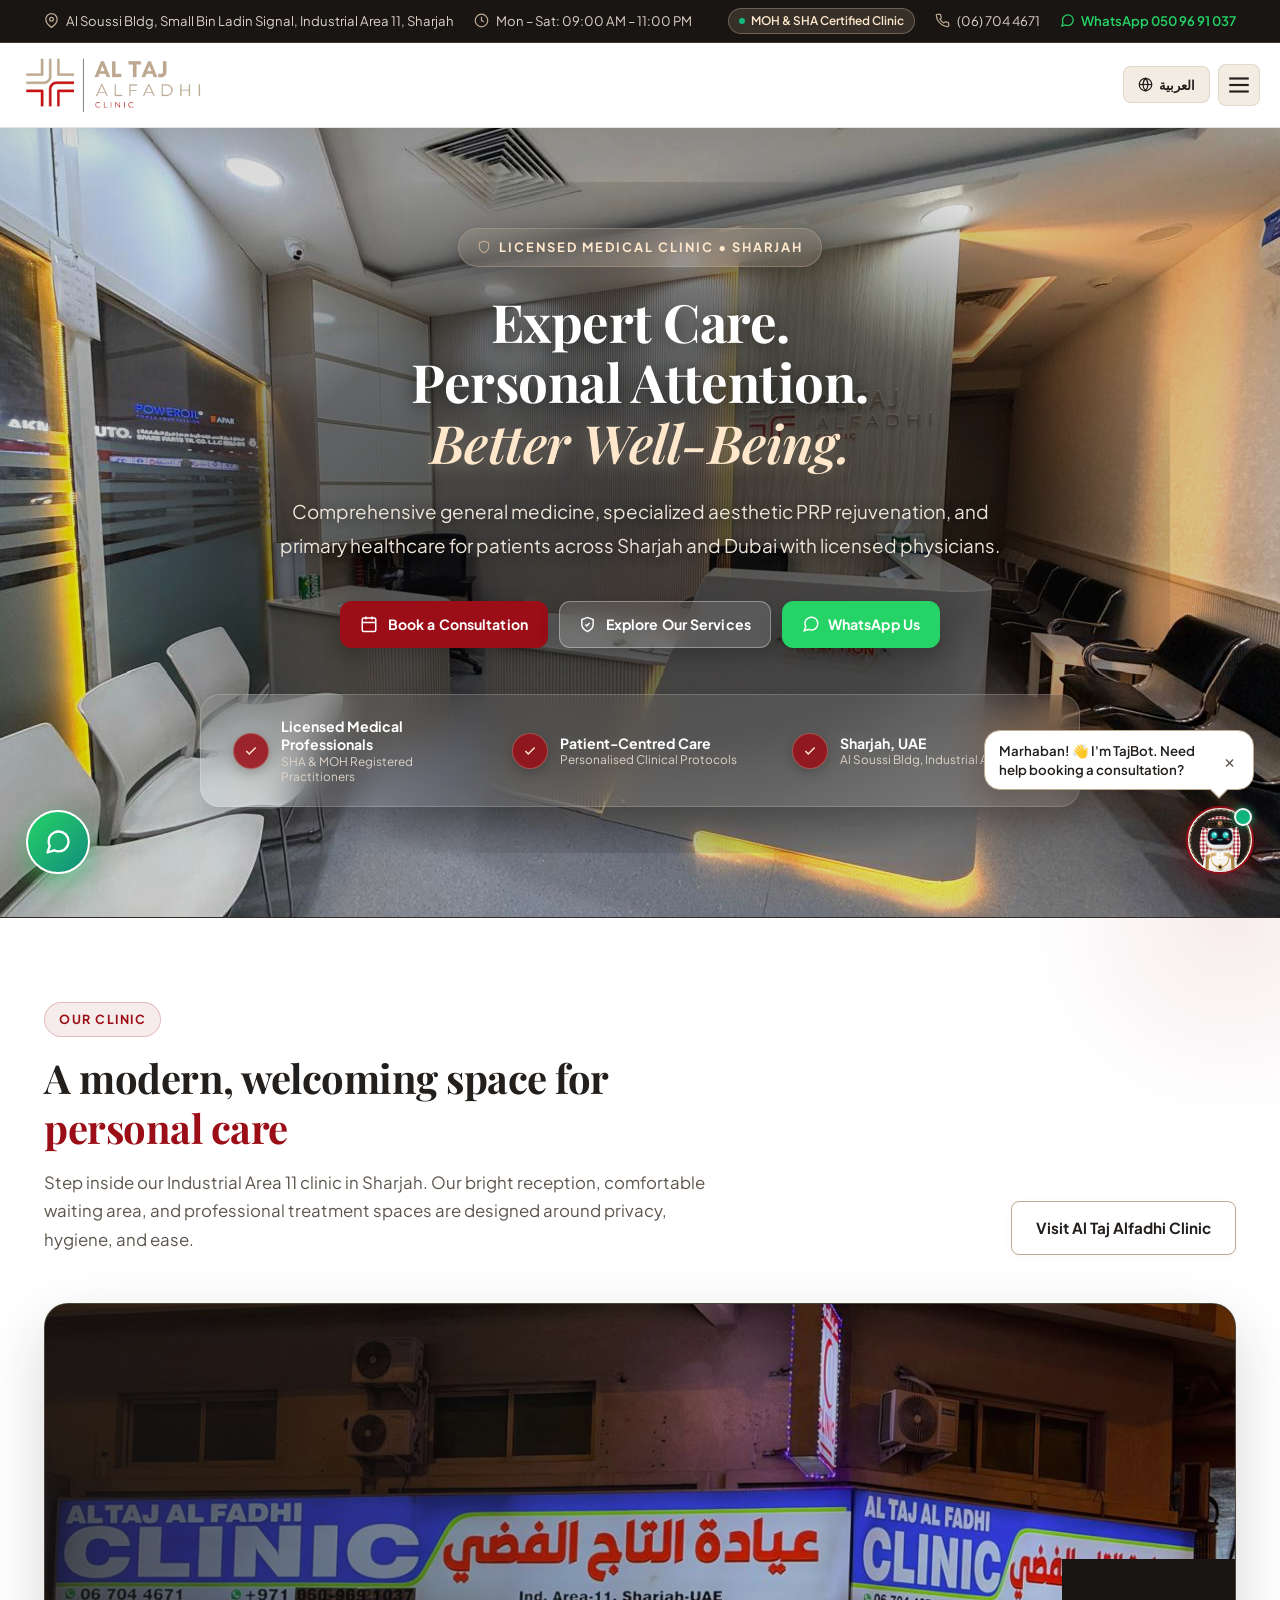
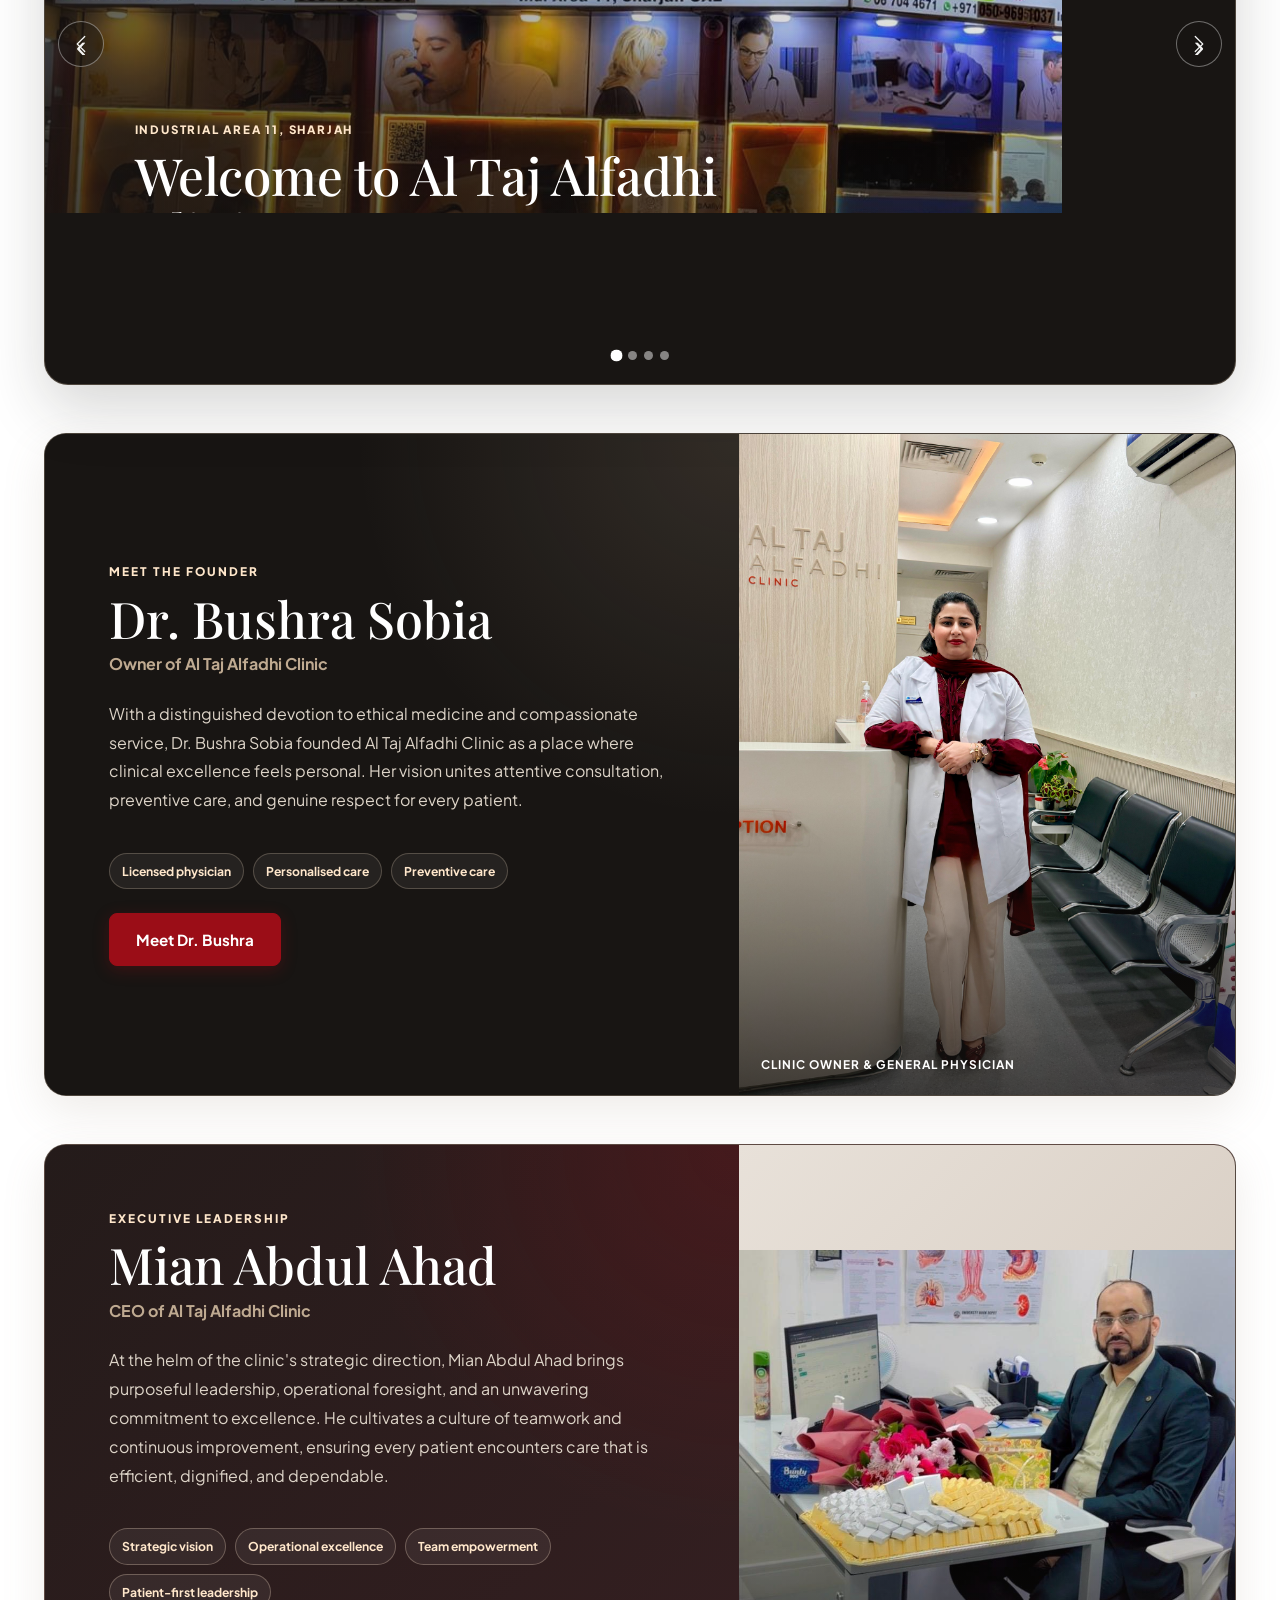
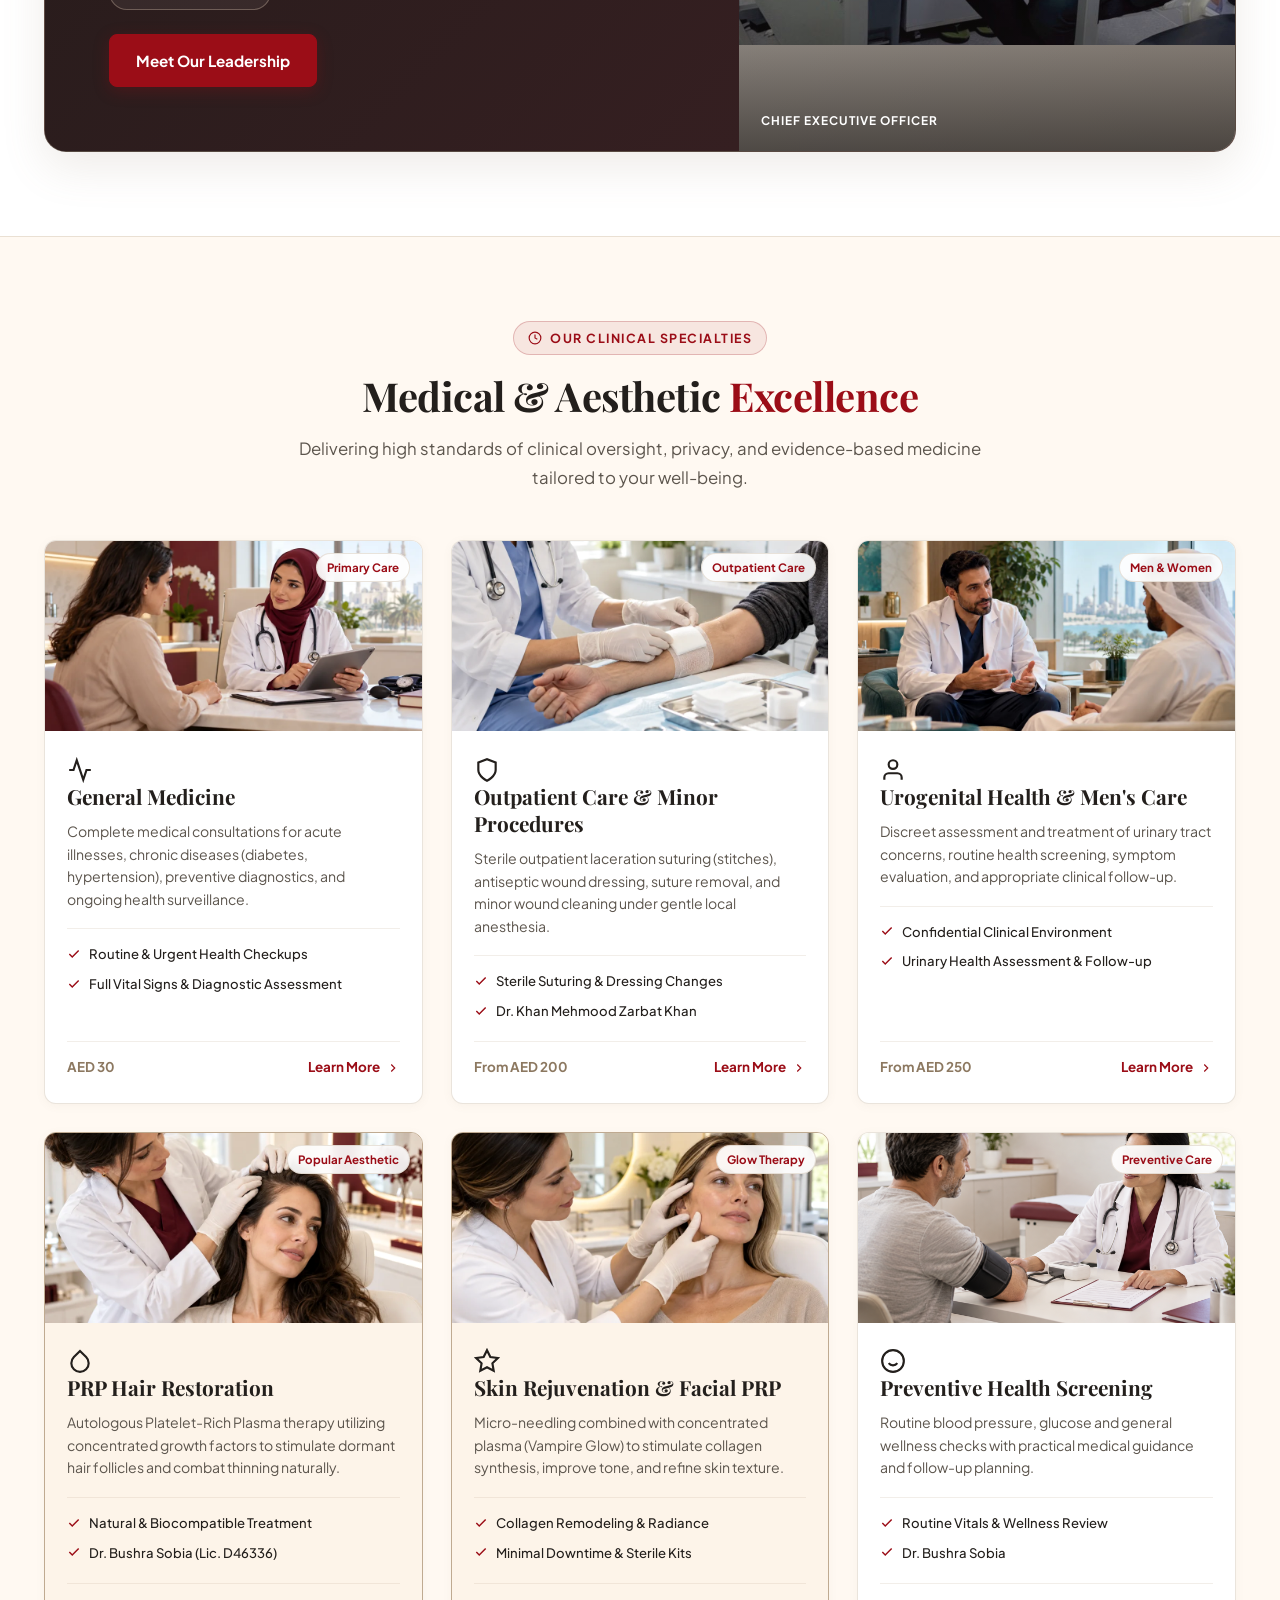
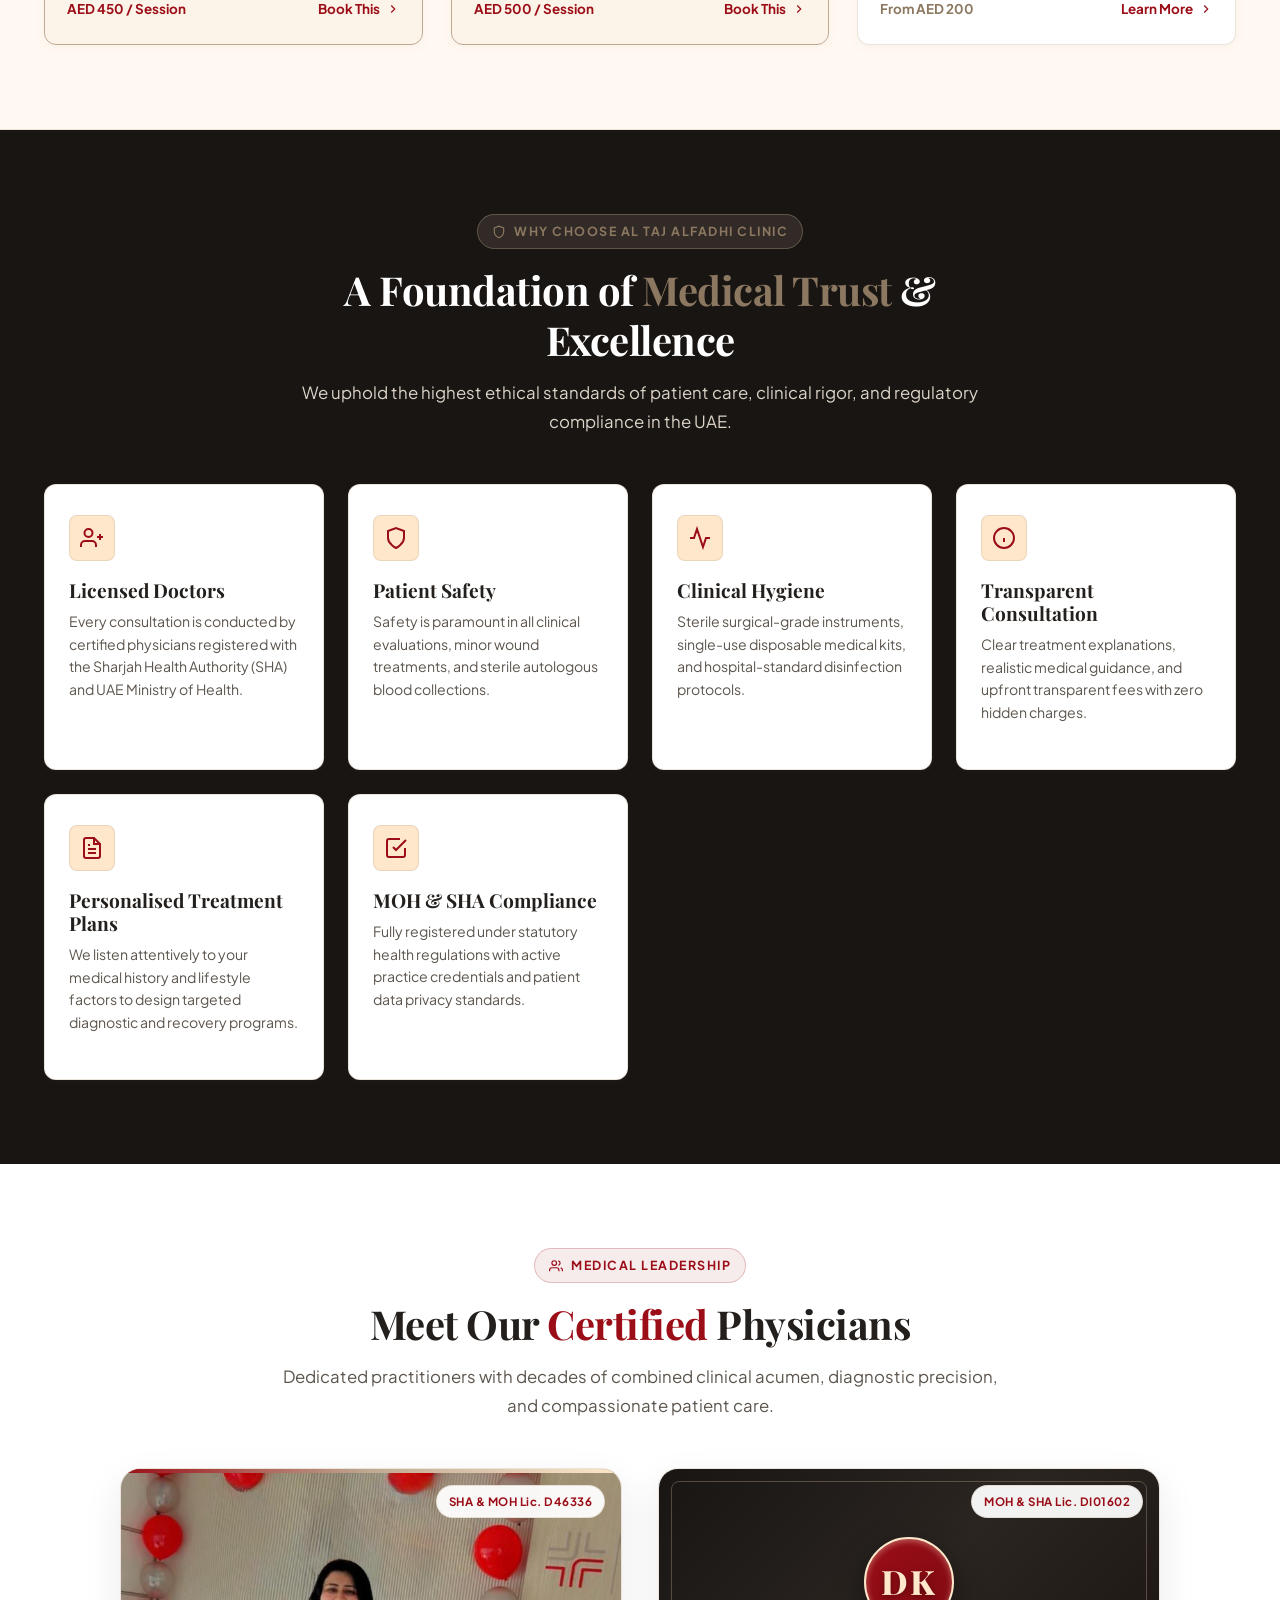
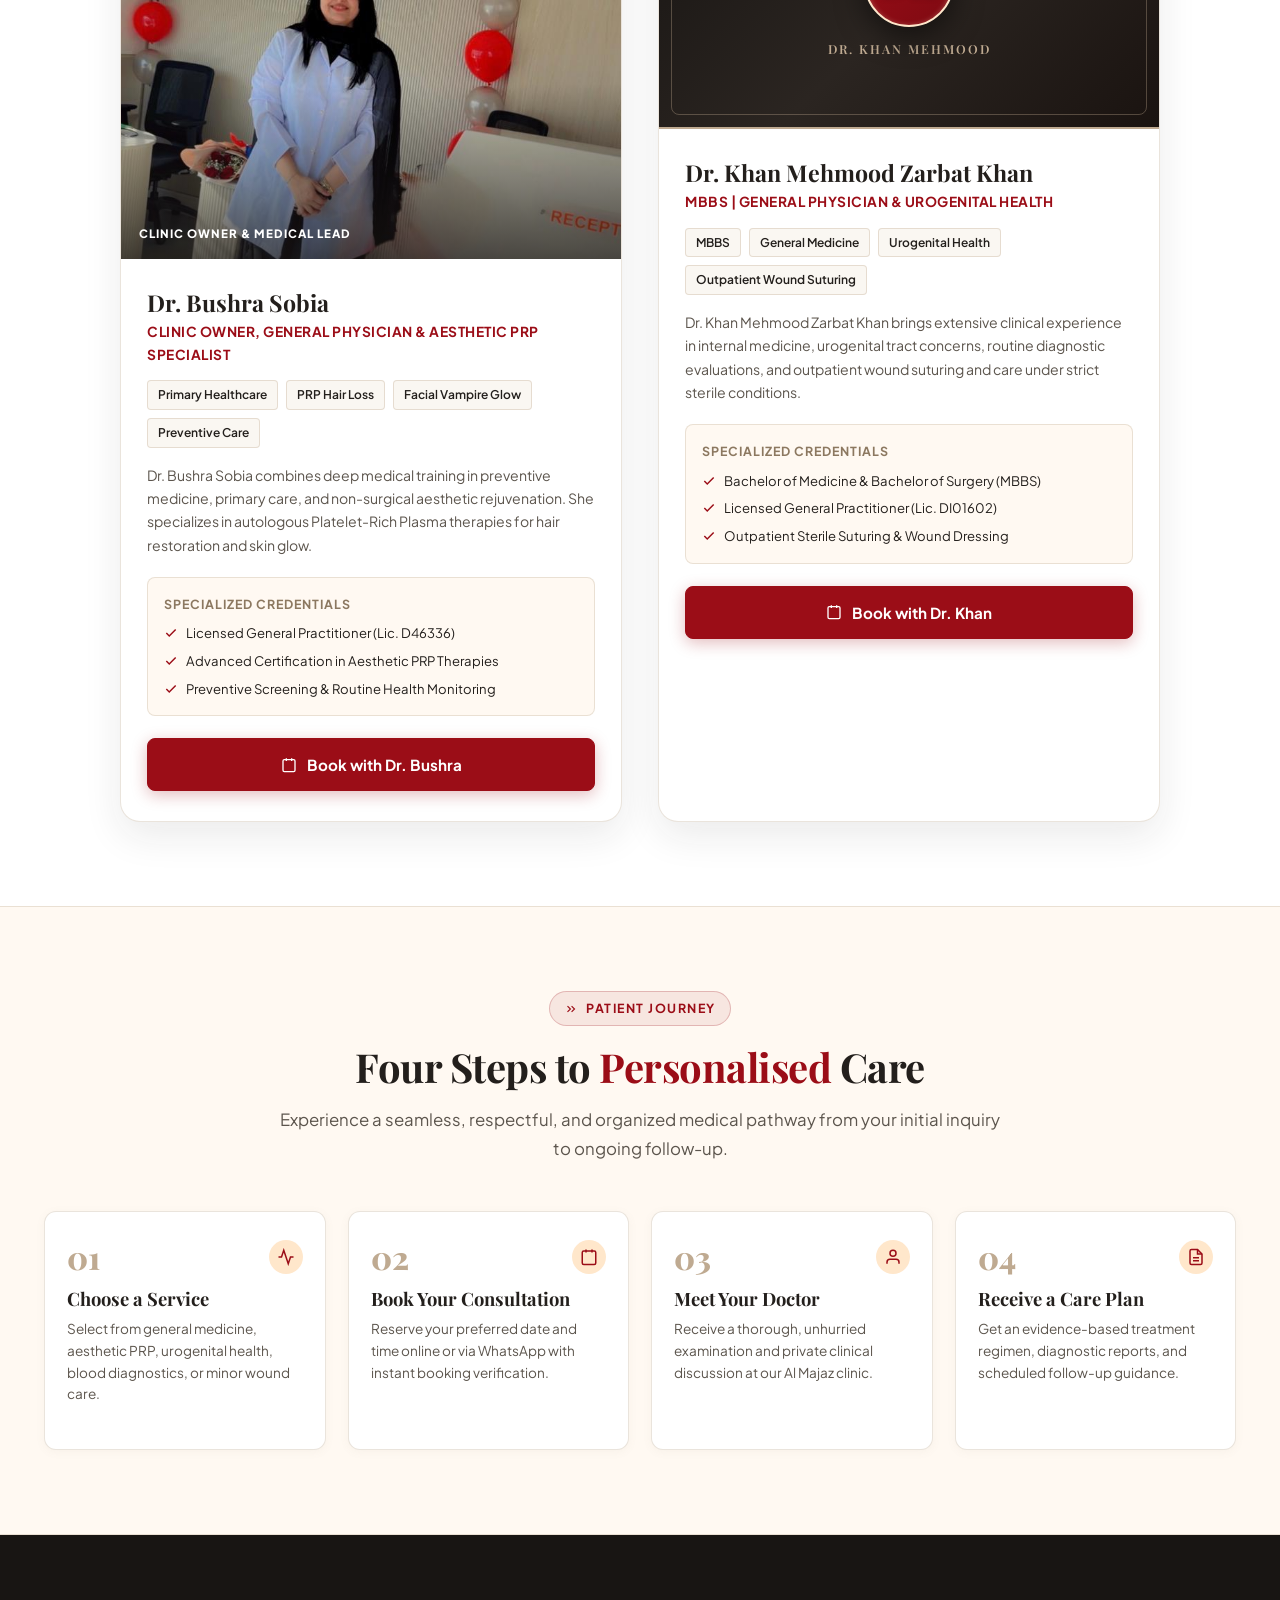
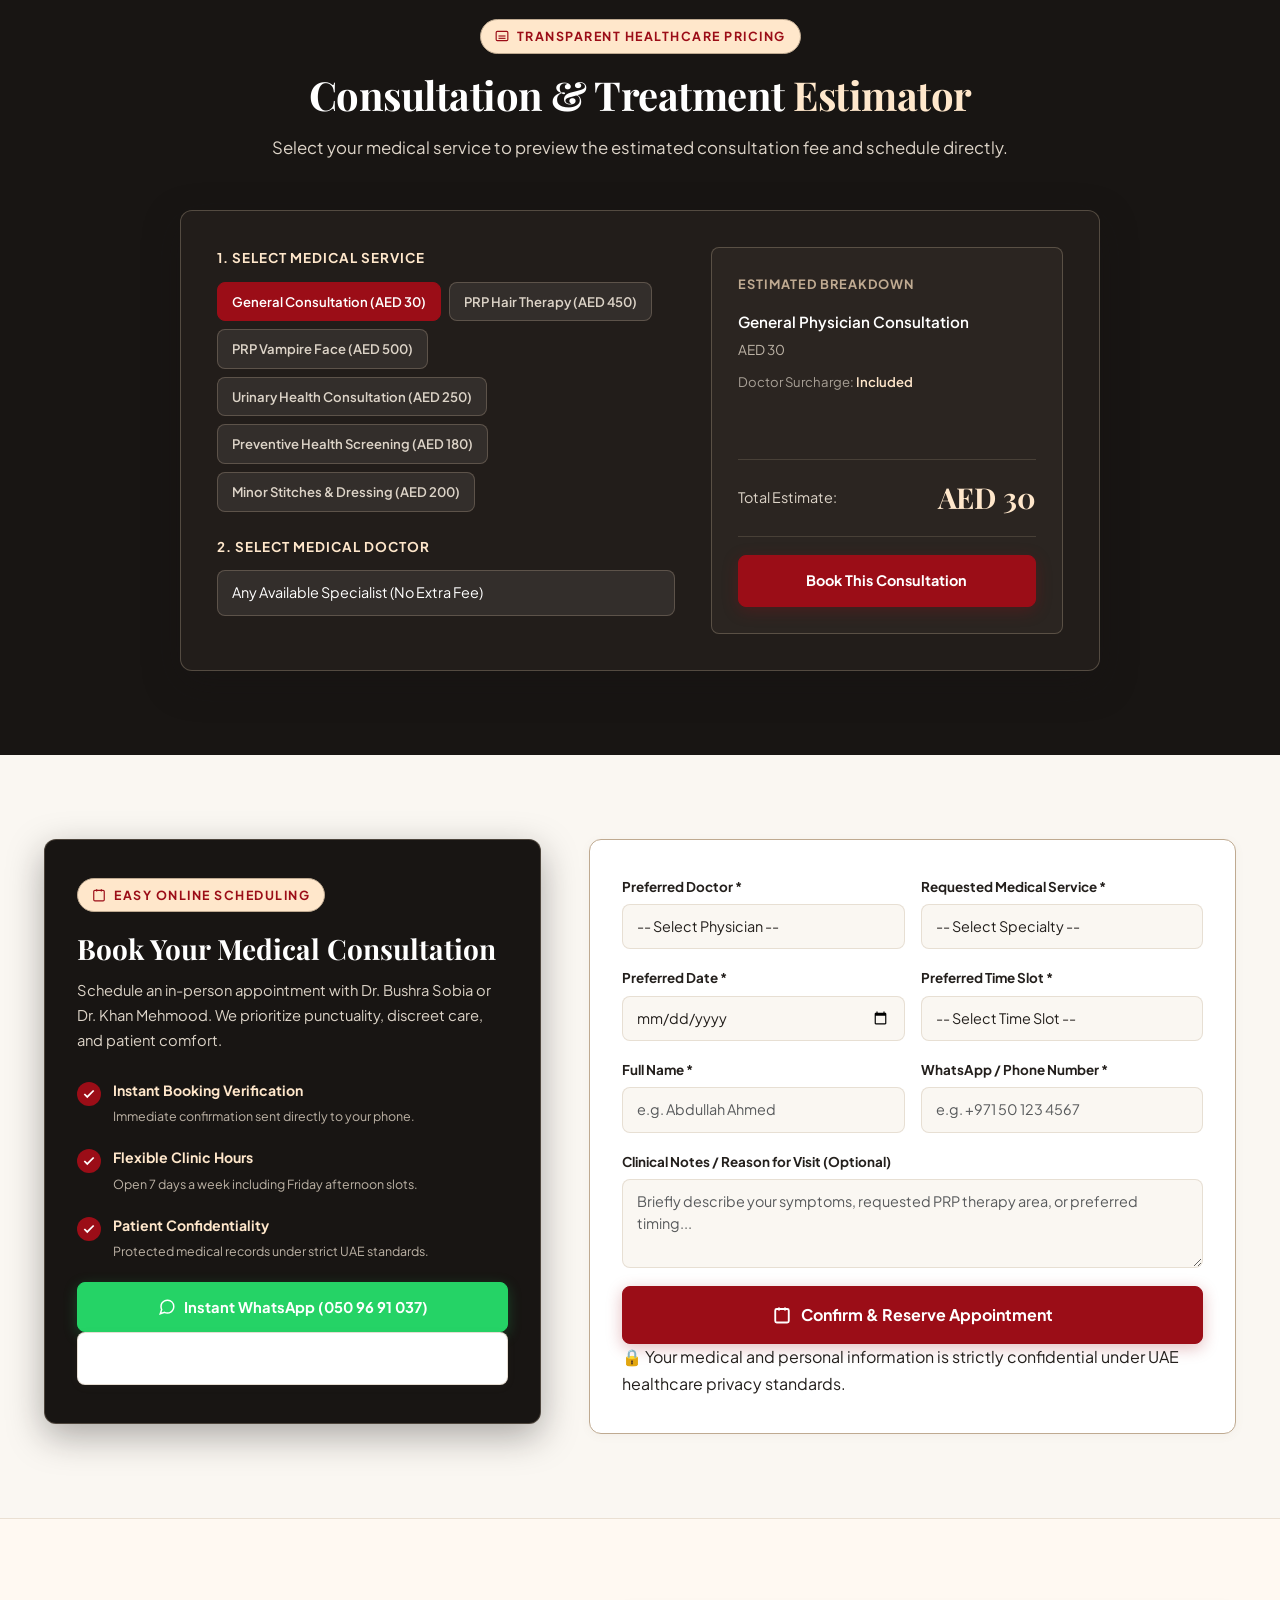
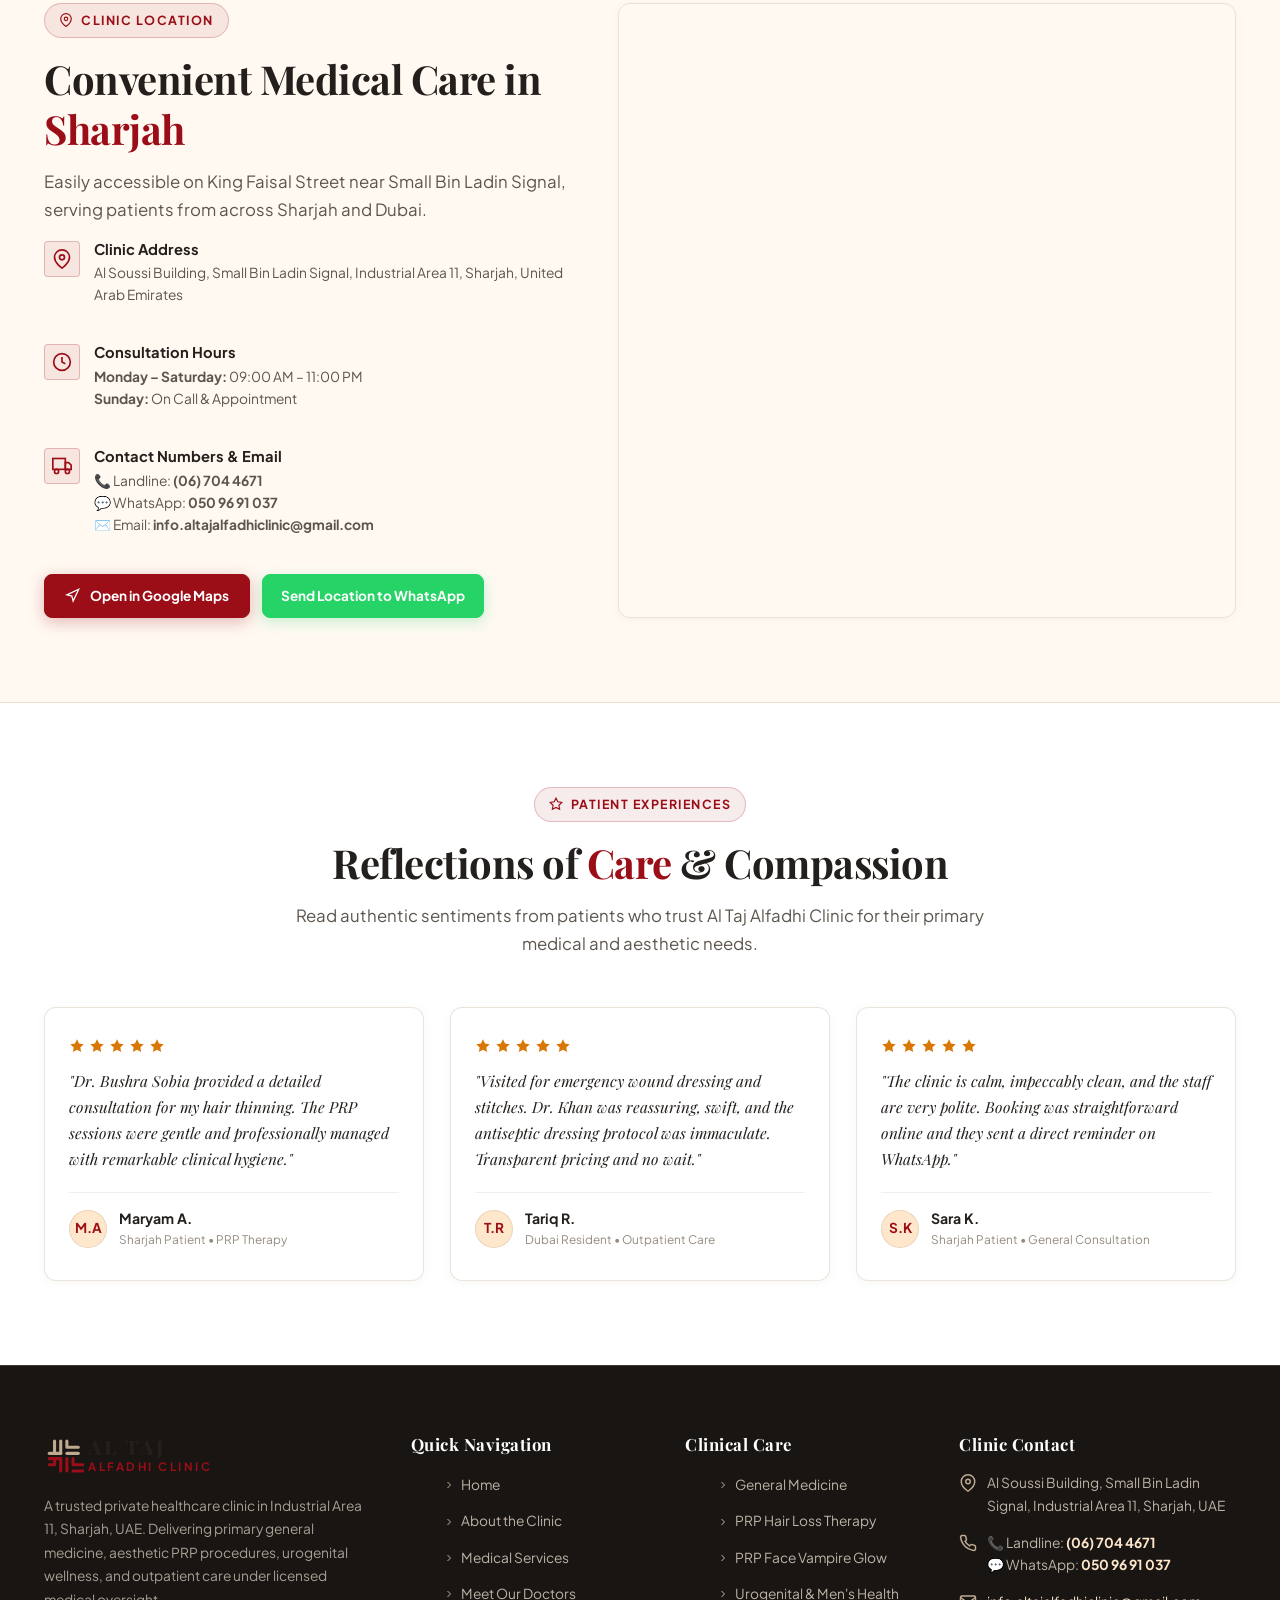
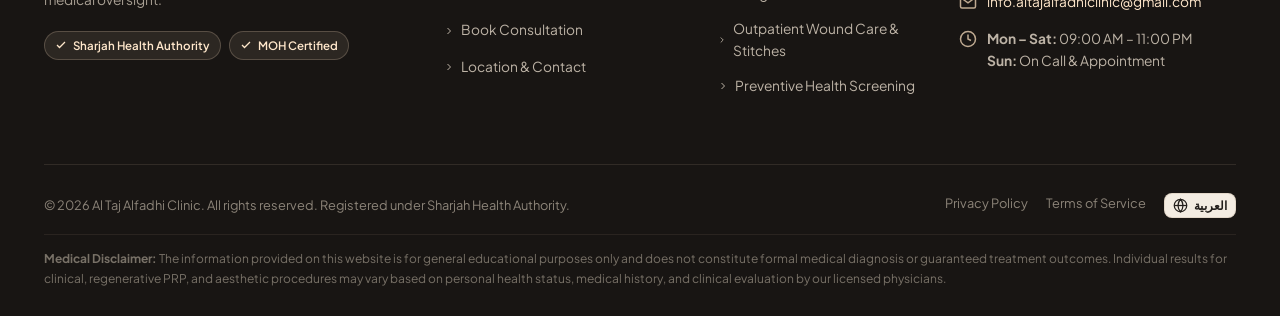
<file: index.html>
<!DOCTYPE html>
<html lang="en" dir="ltr">

<head>
  <meta charset="UTF-8">
  <meta name="viewport" content="width=device-width, initial-scale=1.0">

  <!-- SEO & Local Business Meta Tags -->
  <title>Al Taj Alfadhi Clinic | Premium Medical & Aesthetic Care in Sharjah</title>
  <meta name="description"
    content="Al Taj Alfadhi Clinic is a premier medical clinic in Al Majaz, Sharjah, serving patients from Sharjah & Dubai. Licensed doctors offering General Medicine, PRP Treatments, Outpatient Wound Care, and Urogenital Health.">
  <meta name="keywords"
    content="clinic in Sharjah, medical clinic in Al Majaz, aesthetic clinic Sharjah, PRP treatment Sharjah, general physician Sharjah, medical consultation near Dubai, Dr Bushra Sobia, Dr Khan Mehmood">
  <meta name="author" content="Al Taj Alfadhi Clinic">
  <meta name="robots" content="index, follow">

  <!-- Open Graph / Social -->
  <meta property="og:type" content="website">
  <meta property="og:title" content="Al Taj Alfadhi Clinic | Premium Medical & Aesthetic Care in Sharjah">
  <meta property="og:description"
    content="Expert Care. Personal Attention. Better Well-Being. Licensed medical and aesthetic healthcare in Al Majaz, Sharjah.">
  <meta property="og:image"
    content="https://altajfadhaiclinic.ae/assests/Al%20Taj%20Fadhai%20Clinic%20PIc.jpeg">
  <meta property="og:url" content="https://altajfadhaiclinic.ae/">

  <!-- Global CDN Preconnect & Performance Optimizations -->
  <link rel="preconnect" href="https://fonts.googleapis.com">
  <link rel="preconnect" href="https://fonts.gstatic.com" crossorigin>
  <link rel="preconnect" href="https://images.unsplash.com">
  <link rel="dns-prefetch" href="https://cdnjs.cloudflare.com">

  <!-- Favicon & Mobile Touch Icons -->
  <link rel="icon" type="image/png" sizes="512x512" href="favicon-al-taj.png?v=20261004">
  <link rel="shortcut icon" type="image/png" href="favicon-al-taj.png?v=20261004">
  <link rel="apple-touch-icon" sizes="512x512" href="favicon-al-taj.png?v=20261004">
  <link rel="manifest" href="site.webmanifest?v=20261004">
  <meta name="theme-color" content="#9B0D17">
  <meta name="apple-mobile-web-app-capable" content="yes">
  <meta name="apple-mobile-web-app-status-bar-style" content="black-translucent">
  <meta name="apple-mobile-web-app-title" content="Al Taj Clinic">

  <!-- Bootstrap 5.3 utilities and responsive grid -->
  <link href="https://cdn.jsdelivr.net/npm/bootstrap@5.3.8/dist/css/bootstrap.min.css" rel="stylesheet"
    integrity="sha384-sRIl4kxILFvY47J16cr9ZwB07vP4J8+LH7qKQnuqkuIAvNWLzeN8tE5YBujZqJLB" crossorigin="anonymous">

  <!-- CSS Stylesheet -->
  <link rel="stylesheet" href="style.css?v=20261016-10">

  <!-- Schema.org MedicalClinic Structured Data for Local SEO -->
  <script type="application/ld+json">
  {
    "@context": "https://schema.org",
    "@type": "MedicalClinic",
    "name": "Al Taj Alfadhi Clinic",
    "alternateName": "عيادة التاج الفضي",
    "image": "https://altajfadhaiclinic.ae/assests/Al%20Taj%20Fadhai%20Clinic%20PIc.jpeg",
    "telephone": "+97167044671",
    "url": "https://altajfadhaiclinic.ae",
    "address": {
      "@type": "PostalAddress",
      "streetAddress": "Al Soussi Building, Small Bin Ladin Signal, Industrial Area 11",
      "addressLocality": "Sharjah",
      "addressRegion": "Sharjah",
      "addressCountry": "AE"
    },
    "geo": {
      "@type": "GeoCoordinates",
      "latitude": "25.3185",
      "longitude": "55.4052"
    },
    "openingHoursSpecification": [
      {
        "@type": "OpeningHoursSpecification",
        "dayOfWeek": ["Monday", "Tuesday", "Wednesday", "Thursday", "Friday", "Saturday"],
        "opens": "09:00",
        "closes": "23:00"
      }
    ],
    "priceRange": "AED 30 - AED 500"
  }
  </script>
</head>

<body>

  <!-- ========================================================================
       1. Top Notification Bar (Emergency / Direct Line / Bilingual Switch)
       ======================================================================== -->
  <div class="top-bar">
    <div class="top-bar-inner">
      <div class="top-bar-items">
        <div class="top-bar-item">
          <svg width="15" height="15" viewBox="0 0 24 24" fill="none" stroke="currentColor" stroke-width="2">
            <path d="M21 10c0 7-9 13-9 13s-9-6-9-13a9 9 0 0 1 18 0z"></path>
            <circle cx="12" cy="10" r="3"></circle>
          </svg>
          <span>Al Soussi Bldg, Small Bin Ladin Signal, Industrial Area 11, Sharjah</span>
        </div>
        <div class="top-bar-item">
          <svg width="15" height="15" viewBox="0 0 24 24" fill="none" stroke="currentColor" stroke-width="2">
            <circle cx="12" cy="12" r="10"></circle>
            <polyline points="12 6 12 12 16 14"></polyline>
          </svg>
          <span>Mon – Sat: 09:00 AM – 11:00 PM</span>
        </div>
      </div>

      <div class="top-bar-items">
        <div class="top-bar-badge">
          <span class="dot"></span>
          <span>MOH & SHA Certified Clinic</span>
        </div>
        <div class="top-bar-item">
          <svg width="15" height="15" viewBox="0 0 24 24" fill="none" stroke="currentColor" stroke-width="2">
            <path
              d="M22 16.92v3a2 2 0 0 1-2.18 2 19.79 19.79 0 0 1-8.63-3.07 19.5 19.5 0 0 1-6-6 19.79 19.79 0 0 1-3.07-8.67A2 2 0 0 1 4.11 2h3a2 2 0 0 1 2 1.72 12.84 12.84 0 0 0 .7 2.81 2 2 0 0 1-.45 2.11L8.09 9.91a16 16 0 0 0 6 6l1.27-1.27a2 2 0 0 1 2.11-.45 12.84 12.84 0 0 0 2.81.7A2 2 0 0 1 22 16.92z">
            </path>
          </svg>
          <a href="tel:+97167044671">(06) 704 4671</a>
        </div>
        <a href="https://wa.me/971509691037" target="_blank" rel="noopener noreferrer" class="top-whatsapp-link">
          <svg width="15" height="15" viewBox="0 0 24 24" fill="none" stroke="currentColor" stroke-width="2">
            <path
              d="M21 11.5a8.38 8.38 0 0 1-.9 3.8 8.5 8.5 0 0 1-7.6 4.7 8.38 8.38 0 0 1-3.8-.9L3 21l1.9-5.7a8.38 8.38 0 0 1-.9-3.8 8.5 8.5 0 0 1 4.7-7.6 8.38 8.38 0 0 1 3.8-.9h.5a8.48 8.48 0 0 1 8 8v.5z">
            </path>
          </svg>
          <span>WhatsApp 050 96 91 037</span>
        </a>
      </div>
    </div>
  </div>

  <!-- ========================================================================
       2. Sticky Header & Navigation
       ======================================================================== -->
  <header class="site-header">
    <div class="nav-container">
      <!-- Clinic Brand Logo -->
      <a href="index.html" class="brand-logo" aria-label="Al Taj Alfadhi Clinic Home">
        <img src="assests/al-taj-alfadhi-logo-transparent.png?v=20261004" class="brand-logo-image"
          alt="Al Taj Alfadhi Clinic" width="214" height="76">
        <svg class="logo-symbol" viewBox="0 0 100 100" fill="none" xmlns="http://www.w3.org/2000/svg">
          <path d="M24 16V44" stroke="#BFAA91" stroke-width="7" stroke-linecap="round" />
          <path d="M38 16V44" stroke="#BFAA91" stroke-width="7" stroke-linecap="round" />
          <path d="M52 16V30H78" stroke="#BFAA91" stroke-width="7" stroke-linecap="round" stroke-linejoin="round" />
          <path d="M52 44H78" stroke="#BFAA91" stroke-width="7" stroke-linecap="round" />
          <path d="M12 44H38" stroke="#BFAA91" stroke-width="7" stroke-linecap="round" />
          <path d="M12 56H38" stroke="#9B0D17" stroke-width="7" stroke-linecap="round" />
          <path d="M24 56V70H12" stroke="#9B0D17" stroke-width="7" stroke-linecap="round" stroke-linejoin="round" />
          <path d="M38 56V84" stroke="#9B0D17" stroke-width="7" stroke-linecap="round" />
          <path d="M52 56V84" stroke="#9B0D17" stroke-width="7" stroke-linecap="round" />
          <path d="M66 56V70H88" stroke="#9B0D17" stroke-width="7" stroke-linecap="round" stroke-linejoin="round" />
          <path d="M66 84H88" stroke="#9B0D17" stroke-width="7" stroke-linecap="round" />
        </svg>
        <div class="brand-text">
          <span class="brand-title">AL TAJ</span>
          <span class="brand-subtitle">ALFADHI</span>
          <span class="brand-tagline">CLINIC • SHARJAH</span>
        </div>
      </a>

      <!-- Desktop Nav Menu -->
      <nav class="nav-menu">
        <a href="index.html" class="nav-link active">Home</a>
        <a href="about.html" class="nav-link">About Us</a>
        <a href="services.html" class="nav-link">Services</a>
        <a href="doctors.html" class="nav-link">Doctors</a>
        <a href="services.html?tab=aesthetic" class="nav-link">PRP & Aesthetic Care</a>
        <a href="about.html#faq" class="nav-link">Patient Resources</a>
        <a href="contact.html" class="nav-link">Contact</a>
      </nav>

      <!-- Nav Actions (Language, WhatsApp, Booking) -->
      <div class="nav-actions">
        <!-- Bilingual Language Switcher -->
        <button type="button" class="lang-switch-btn" aria-label="Switch Language to Arabic or English">
          <svg width="15" height="15" viewBox="0 0 24 24" fill="none" stroke="currentColor" stroke-width="2">
            <circle cx="12" cy="12" r="10"></circle>
            <line x1="2" y1="12" x2="22" y2="12"></line>
            <path d="M12 2a15.3 15.3 0 0 1 4 10 15.3 15.3 0 0 1-4 10 15.3 15.3 0 0 1-4-10 15.3 15.3 0 0 1 4-10z"></path>
          </svg>
          <span>العربية</span>
        </button>

        <a href="https://wa.me/971509691037" target="_blank" rel="noopener noreferrer" class="btn-header-whatsapp">
          <svg width="15" height="15" viewBox="0 0 24 24" fill="none" stroke="currentColor" stroke-width="2">
            <path
              d="M21 11.5a8.38 8.38 0 0 1-.9 3.8 8.5 8.5 0 0 1-7.6 4.7 8.38 8.38 0 0 1-3.8-.9L3 21l1.9-5.7a8.38 8.38 0 0 1-.9-3.8 8.5 8.5 0 0 1 4.7-7.6 8.38 8.38 0 0 1 3.8-.9h.5a8.48 8.48 0 0 1 8 8v.5z">
            </path>
          </svg>
          <span>WhatsApp Us</span>
        </a>

        <a href="appointment.html" class="btn-header-book">
          <svg width="15" height="15" viewBox="0 0 24 24" fill="none" stroke="currentColor" stroke-width="2">
            <rect x="3" y="4" width="18" height="18" rx="2" ry="2"></rect>
            <line x1="16" y1="2" x2="16" y2="6"></line>
            <line x1="8" y1="2" x2="8" y2="6"></line>
          </svg>
          <span>Book a Consultation</span>
        </a>

        <button class="mobile-toggle" aria-label="Toggle Navigation Menu">
          <svg width="26" height="26" viewBox="0 0 24 24" fill="none" stroke="currentColor" stroke-width="2">
            <line x1="3" y1="12" x2="21" y2="12"></line>
            <line x1="3" y1="6" x2="21" y2="6"></line>
            <line x1="3" y1="18" x2="21" y2="18"></line>
          </svg>
        </button>
      </div>
    </div>
  </header>

  <!-- Mobile Drawer -->
  <div class="drawer-overlay"></div>
  <aside class="mobile-drawer">
    <div>
      <div class="drawer-header">
        <div class="brand-text">
          <span class="brand-title">AL TAJ</span>
          <span class="brand-subtitle">ALFADHI CLINIC</span>
        </div>
        <button class="drawer-close" aria-label="Close Drawer"><svg width="24" height="24" viewBox="0 0 24 24"
            fill="none" stroke="currentColor" stroke-width="2">
            <line x1="18" y1="6" x2="6" y2="18"></line>
            <line x1="6" y1="6" x2="18" y2="18"></line>
          </svg></button>
      </div>

      <nav class="drawer-nav">
        <a href="index.html" class="drawer-link active"><svg width="18" height="18" viewBox="0 0 24 24" fill="none"
            stroke="currentColor" stroke-width="2">
            <path d="M3 9l9-7 9 7v11a2 2 0 0 1-2 2H5a2 2 0 0 1-2-2z"></path>
          </svg><span>Home</span></a>
        <a href="about.html" class="drawer-link"><svg width="18" height="18" viewBox="0 0 24 24" fill="none"
            stroke="currentColor" stroke-width="2">
            <path d="M20 21v-2a4 4 0 0 0-4-4H8a4 4 0 0 0-4 4v2"></path>
            <circle cx="12" cy="7" r="4"></circle>
          </svg><span>About Us</span></a>
        <a href="services.html" class="drawer-link"><svg width="18" height="18" viewBox="0 0 24 24" fill="none"
            stroke="currentColor" stroke-width="2">
            <path d="M22 12h-4l-3 9L9 3l-3 9H2"></path>
          </svg><span>Medical Services</span></a>
        <a href="doctors.html" class="drawer-link"><svg width="18" height="18" viewBox="0 0 24 24" fill="none"
            stroke="currentColor" stroke-width="2">
            <path d="M17 21v-2a4 4 0 0 0-4-4H5a4 4 0 0 0-4 4v2"></path>
            <circle cx="9" cy="7" r="4"></circle>
          </svg><span>Our Doctors</span></a>
        <a href="services.html?tab=aesthetic" class="drawer-link"><svg width="18" height="18" viewBox="0 0 24 24"
            fill="none" stroke="currentColor" stroke-width="2">
            <polygon
              points="12 2 15.09 8.26 22 9.27 17 14.14 18.18 21.02 12 17.77 5.82 21.02 7 14.14 2 9.27 8.91 8.26 12 2">
            </polygon>
          </svg><span>PRP & Aesthetic Care</span></a>
        <a href="about.html#faq" class="drawer-link"><svg width="18" height="18" viewBox="0 0 24 24" fill="none"
            stroke="currentColor" stroke-width="2"><circle cx="12" cy="12" r="10"></circle><path d="M9.1 9a3 3 0 1 1 5.8 1c0 2-3 2-3 4"></path><line x1="12" y1="18" x2="12.01" y2="18"></line></svg><span>Patient Resources</span></a>
        <a href="appointment.html" class="drawer-link"><svg width="18" height="18" viewBox="0 0 24 24" fill="none"
            stroke="currentColor" stroke-width="2">
            <rect x="3" y="4" width="18" height="18" rx="2" ry="2"></rect>
            <line x1="16" y1="2" x2="16" y2="6"></line>
            <line x1="8" y1="2" x2="8" y2="6"></line>
          </svg><span>Book Consultation</span></a>
        <a href="contact.html" class="drawer-link"><svg width="18" height="18" viewBox="0 0 24 24" fill="none"
            stroke="currentColor" stroke-width="2">
            <path d="M21 10c0 7-9 13-9 13s-9-6-9-13a9 9 0 0 1 18 0z"></path>
          </svg><span>Location & Contact</span></a>
      </nav>
    </div>

    <div class="drawer-footer">
      <button type="button" class="lang-switch-btn" style="width: 100%; justify-content: center; margin-bottom: 12px;">
        <svg width="15" height="15" viewBox="0 0 24 24" fill="none" stroke="currentColor" stroke-width="2">
          <circle cx="12" cy="12" r="10"></circle>
          <line x1="2" y1="12" x2="22" y2="12"></line>
          <path d="M12 2a15.3 15.3 0 0 1 4 10 15.3 15.3 0 0 1-4 10 15.3 15.3 0 0 1-4-10 15.3 15.3 0 0 1 4-10z"></path>
        </svg>
        <span>Switch to العربية</span>
      </button>
      <a href="appointment.html" class="btn-primary" style="width: 100%;">Book a Consultation</a>
    </div>
  </aside>

  <!-- ========================================================================
       3. Hero Section (Clinic Reception Background)
       ======================================================================== -->
  <section class="hero-section hero-full-video">
    <!-- Clinic Reception Background -->
    <div class="hero-video-wrap">
      <img src="assests/Reception%20PIC%202.jpeg"
        alt="Al Taj Alfadhi Clinic reception and patient waiting area"
        class="hero-video-element hero-image-element" width="1280" height="960" fetchpriority="high" decoding="async">
      <div class="hero-video-gradient-overlay"></div>
    </div>
    <div class="container relative-z">
      <div class="hero-content hero-content-centered">

        <div class="hero-badge-glass">
          <svg width="14" height="14" viewBox="0 0 24 24" fill="none" stroke="currentColor" stroke-width="2">
            <path d="M12 22s8-4 8-10V5l-8-3-8 3v7c0 6 8 10 8 10z" />
          </svg>
          Licensed Medical Clinic • Sharjah
        </div>

        <h1 class="hero-title">
          Expert Care.<br>
          Personal Attention.<br>
          <em>Better Well-Being.</em>
        </h1>

        <p class="hero-subtitle">
          Comprehensive general medicine, specialized aesthetic PRP rejuvenation, and primary healthcare for patients
          across Sharjah and Dubai with licensed physicians.
        </p>

        <div class="hero-actions" aria-label="Quick clinic actions">
          <a href="appointment.html" class="btn-primary hero-action-btn">
            <svg width="18" height="18" viewBox="0 0 24 24" fill="none" stroke="currentColor" stroke-width="2">
              <rect x="3" y="4" width="18" height="18" rx="2" ry="2"></rect>
              <line x1="16" y1="2" x2="16" y2="6"></line>
              <line x1="8" y1="2" x2="8" y2="6"></line>
              <line x1="3" y1="10" x2="21" y2="10"></line>
            </svg>
            Book a Consultation
          </a>
          <a href="services.html" class="btn-secondary btn-secondary-glass hero-action-btn">
            <svg width="17" height="17" viewBox="0 0 24 24" fill="none" stroke="currentColor" stroke-width="2">
              <path d="M12 22s8-4 8-10V5l-8-3-8 3v7c0 6 8 10 8 10z"></path>
              <path d="M9 12l2 2 4-4"></path>
            </svg>
            Explore Our Services
          </a>
          <a href="https://wa.me/971509691037?text=Hello%20Al%20Taj%20Alfadhi%20Clinic,%20I%20would%20like%20to%20inquire%20about%20a%20consultation."
            target="_blank" rel="noopener" class="btn-whatsapp hero-action-btn">
            <svg width="18" height="18" viewBox="0 0 24 24" fill="none" stroke="currentColor" stroke-width="2">
              <path
                d="M21 11.5a8.38 8.38 0 0 1-.9 3.8 8.5 8.5 0 0 1-7.6 4.7 8.38 8.38 0 0 1-3.8-.9L3 21l1.9-5.7a8.38 8.38 0 0 1-.9-3.8 8.5 8.5 0 0 1 4.7-7.6 8.38 8.38 0 0 1 3.8-.9h.5a8.48 8.48 0 0 1 8 8v.5z" />
            </svg>
            WhatsApp Us
          </a>
        </div>

        <!-- Trust Badges -->
        <div class="hero-trust-panel">
          <div class="trust-panel-item">
            <div class="trust-panel-icon">
              <svg width="14" height="14" viewBox="0 0 24 24" fill="none" stroke="currentColor" stroke-width="2.5">
                <polyline points="20 6 9 17 4 12"></polyline>
              </svg>
            </div>
            <div>
              <div class="trust-panel-title">Licensed Medical Professionals</div>
              <div class="trust-panel-desc">SHA & MOH Registered Practitioners</div>
            </div>
          </div>
          <div class="trust-panel-item">
            <div class="trust-panel-icon">
              <svg width="14" height="14" viewBox="0 0 24 24" fill="none" stroke="currentColor" stroke-width="2.5">
                <polyline points="20 6 9 17 4 12"></polyline>
              </svg>
            </div>
            <div>
              <div class="trust-panel-title">Patient-Centred Care</div>
              <div class="trust-panel-desc">Personalised Clinical Protocols</div>
            </div>
          </div>
          <div class="trust-panel-item">
            <div class="trust-panel-icon">
              <svg width="14" height="14" viewBox="0 0 24 24" fill="none" stroke="currentColor" stroke-width="2.5">
                <polyline points="20 6 9 17 4 12"></polyline>
              </svg>
            </div>
            <div>
              <div class="trust-panel-title">Sharjah, UAE</div>
              <div class="trust-panel-desc">Al Soussi Bldg, Industrial Area 11</div>
            </div>
          </div>
        </div>

      </div>
    </div>
  </section>

  <!-- ========================================================================
       Inside Al Taj Alfadhi Clinic
       ======================================================================== -->
  <section class="clinic-showcase section-white" id="clinic-gallery" aria-labelledby="clinic-gallery-title">
    <div class="container">
      <div class="row align-items-end g-4 mb-4 mb-lg-5">
        <div class="col-lg-7">
          <span class="section-badge">Our Clinic</span>
          <h2 class="section-title mb-3" id="clinic-gallery-title">A modern, welcoming space for
            <span class="accent-burgundy">personal care</span>
          </h2>
          <p class="section-subtitle mb-0">Step inside our Industrial Area 11 clinic in Sharjah. Our bright reception,
            comfortable waiting area, and professional treatment spaces are designed around privacy, hygiene, and ease.</p>
        </div>
        <div class="col-lg-5 text-lg-end">
          <a href="contact.html" class="btn-secondary clinic-showcase-link">Visit Al Taj Alfadhi Clinic</a>
        </div>
      </div>

      <div id="clinicPhotoCarousel" class="carousel slide clinic-carousel" data-bs-ride="carousel"
        data-bs-interval="3800" data-bs-pause="false" data-bs-touch="true"
        aria-label="Al Taj Alfadhi Clinic photo gallery">
        <div class="carousel-indicators">
          <button type="button" data-bs-target="#clinicPhotoCarousel" data-bs-slide-to="0" class="active"
            aria-current="true" aria-label="Clinic exterior"></button>
          <button type="button" data-bs-target="#clinicPhotoCarousel" data-bs-slide-to="1"
            aria-label="Clinic reception"></button>
          <button type="button" data-bs-target="#clinicPhotoCarousel" data-bs-slide-to="2"
            aria-label="Patient waiting area"></button>
          <button type="button" data-bs-target="#clinicPhotoCarousel" data-bs-slide-to="3"
            aria-label="Clinic interior"></button>
        </div>
        <div class="carousel-inner">
          <div class="carousel-item active">
            <img src="assests/Al%20Taj%20Fadhai%20Clinic%20PIc.jpeg" class="d-block w-100"
              alt="Illuminated exterior of Al Taj Alfadhi Clinic in Sharjah at night" decoding="async">
            <div class="carousel-caption">
              <span>Industrial Area 11, Sharjah</span>
              <h3>Welcome to Al Taj Alfadhi Clinic</h3>
              <p>Professional medical care in a convenient, easy-to-find location.</p>
            </div>
          </div>
          <div class="carousel-item">
            <img src="assests/Al%20Taj%20Reception%20pic.jpeg" class="d-block w-100"
              alt="Modern reception desk and branded interior at Al Taj Alfadhi Clinic" loading="lazy" decoding="async">
            <div class="carousel-caption">
              <span>A warm welcome</span>
              <h3>Modern reception</h3>
              <p>A bright, professional arrival experience for every patient.</p>
            </div>
          </div>
          <div class="carousel-item">
            <img src="assests/Reception%20PIC%202.jpeg" class="d-block w-100"
              alt="Comfortable patient reception and waiting area at Al Taj Alfadhi Clinic" loading="lazy" decoding="async">
            <div class="carousel-caption">
              <span>Designed for comfort</span>
              <h3>Patient waiting area</h3>
              <p>Comfortable seating in a clean, calm clinical environment.</p>
            </div>
          </div>
          <div class="carousel-item">
            <img src="assests/clinic%20pic%203.jpeg" class="d-block w-100"
              alt="Clean and spacious interior of Al Taj Alfadhi Clinic in Sharjah" loading="lazy" decoding="async">
            <div class="carousel-caption">
              <span>Carefully maintained</span>
              <h3>Clean, calm surroundings</h3>
              <p>A welcoming space designed around patient privacy and hygiene.</p>
            </div>
          </div>
        </div>
        <button class="carousel-control-prev" type="button" data-bs-target="#clinicPhotoCarousel" data-bs-slide="prev">
          <span class="carousel-control-prev-icon" aria-hidden="true"></span>
          <span class="visually-hidden">Previous clinic photo</span>
        </button>
        <button class="carousel-control-next" type="button" data-bs-target="#clinicPhotoCarousel" data-bs-slide="next">
          <span class="carousel-control-next-icon" aria-hidden="true"></span>
          <span class="visually-hidden">Next clinic photo</span>
        </button>
      </div>

      <div class="owner-spotlight row g-0 align-items-stretch mt-4 mt-lg-5">
        <div class="col-lg-5 owner-spotlight-media order-lg-2">
          <img src="assests/DR%20Bushra%20Sobia%20owner%20of%20clinic.jpeg"
            alt="Dr. Bushra Sobia, owner of Al Taj Alfadhi Clinic, standing in the clinic reception"
            loading="lazy" decoding="async">
          <span class="owner-photo-label">Clinic Owner &amp; General Physician</span>
        </div>
        <div class="col-lg-7 owner-spotlight-content order-lg-1">
          <span class="owner-eyebrow">Meet the Founder</span>
          <h2>Dr. Bushra Sobia</h2>
          <p class="owner-role">Owner of Al Taj Alfadhi Clinic</p>
          <p>With a distinguished devotion to ethical medicine and compassionate service, Dr. Bushra Sobia founded Al
            Taj Alfadhi Clinic as a place where clinical excellence feels personal. Her vision unites attentive
            consultation, preventive care, and genuine respect for every patient.</p>
          <div class="owner-values">
            <span>Licensed physician</span>
            <span>Personalised care</span>
            <span>Preventive care</span>
          </div>
          <a href="doctors.html" class="btn-primary mt-4">Meet Dr. Bushra</a>
        </div>
      </div>

      <div class="owner-spotlight leadership-spotlight row g-0 align-items-stretch mt-4 mt-lg-5 reveal-on-scroll">
        <div class="col-lg-5 owner-spotlight-media leadership-spotlight-media order-lg-2">
          <img src="assests/Ceo%20Abdul%20ahad%20.jpeg"
            alt="Mian Abdul Ahad, CEO of Al Taj Alfadhi Clinic, in his clinic office"
            width="926" height="737" loading="lazy" decoding="async">
          <span class="owner-photo-label">Chief Executive Officer</span>
        </div>
        <div class="col-lg-7 owner-spotlight-content leadership-spotlight-content order-lg-1">
          <span class="owner-eyebrow">Executive Leadership</span>
          <h2>Mian Abdul Ahad</h2>
          <p class="owner-role">CEO of Al Taj Alfadhi Clinic</p>
          <p>At the helm of the clinic's strategic direction, Mian Abdul Ahad brings purposeful leadership,
            operational foresight, and an unwavering commitment to excellence. He cultivates a culture of teamwork
            and continuous improvement, ensuring every patient encounters care that is efficient, dignified, and
            dependable.</p>
          <div class="owner-values" aria-label="CEO leadership qualities">
            <span>Strategic vision</span>
            <span>Operational excellence</span>
            <span>Team empowerment</span>
            <span>Patient-first leadership</span>
          </div>
          <a href="about.html#executive-leadership" class="btn-primary mt-4">Meet Our Leadership</a>
        </div>
      </div>
    </div>
  </section>

  <!-- ========================================================================
       4. Services Section (6 Core Specialties)
       ======================================================================== -->
  <section class="section-cream">
    <div class="container">
      <div class="section-header reveal-on-scroll">
        <span class="section-badge">
          <svg width="14" height="14" viewBox="0 0 24 24" fill="none" stroke="currentColor" stroke-width="2">
            <circle cx="12" cy="12" r="10"></circle>
            <polyline points="12 6 12 12 16 14"></polyline>
          </svg>
          Our Clinical Specialties
        </span>
        <h2 class="section-title">Medical & Aesthetic <span class="accent-burgundy">Excellence</span></h2>
        <p class="section-subtitle">Delivering high standards of clinical oversight, privacy, and evidence-based
          medicine tailored to your well-being.</p>
      </div>

      <div class="services-grid">
        <!-- 1. General Medicine -->
        <div class="service-card">
          <div class="service-card-media">
            <img class="service-card-img" src="assests/service-general-medicine.webp"
              alt="Doctor providing a personal general medicine consultation" loading="lazy" decoding="async">
            <div class="service-badge-overlay">Primary Care</div>
          </div>
          <div class="service-card-content">
            <div>
              <div class="service-icon-wrap">
                <svg width="26" height="26" viewBox="0 0 24 24" fill="none" stroke="currentColor" stroke-width="2">
                  <path d="M22 12h-4l-3 9L9 3l-3 9H2"></path>
                </svg>
              </div>
              <h3 class="service-title">General Medicine</h3>
              <p class="service-desc">Complete medical consultations for acute illnesses, chronic diseases (diabetes,
                hypertension), preventive diagnostics, and ongoing health surveillance.</p>
              <div class="service-features">
                <div class="service-feature-item">
                  <svg width="14" height="14" viewBox="0 0 24 24" fill="none" stroke="currentColor" stroke-width="2.5">
                    <polyline points="20 6 9 17 4 12"></polyline>
                  </svg>
                  <span>Routine & Urgent Health Checkups</span>
                </div>
                <div class="service-feature-item">
                  <svg width="14" height="14" viewBox="0 0 24 24" fill="none" stroke="currentColor" stroke-width="2.5">
                    <polyline points="20 6 9 17 4 12"></polyline>
                  </svg>
                  <span>Full Vital Signs & Diagnostic Assessment</span>
                </div>
              </div>
            </div>
            <div class="service-card-footer">
              <span style="font-size: 0.84rem; font-weight: 700; color: var(--color-taupe-dark);">AED 30</span>
              <a href="appointment.html?service=General%20Medicine" class="service-link">
                <span>Learn More</span>
                <svg width="14" height="14" viewBox="0 0 24 24" fill="none" stroke="currentColor" stroke-width="2">
                  <polyline points="9 18 15 12 9 6"></polyline>
                </svg>
              </a>
            </div>
          </div>
        </div>

        <!-- 2. Outpatient Surgery & Minor Wound Care -->
        <div class="service-card">
          <div class="service-card-media">
            <img class="service-card-img" src="assests/service-outpatient-care.webp"
              alt="Clinician applying a sterile outpatient wound dressing" loading="lazy" decoding="async">
            <div class="service-badge-overlay">Outpatient Care</div>
          </div>
          <div class="service-card-content">
            <div>
              <div class="service-icon-wrap">
                <svg width="26" height="26" viewBox="0 0 24 24" fill="none" stroke="currentColor" stroke-width="2">
                  <path d="M12 22s8-4 8-10V5l-8-3-8 3v7c0 6 8 10 8 10z"></path>
                </svg>
              </div>
              <h3 class="service-title">Outpatient Care & Minor Procedures</h3>
              <p class="service-desc">Sterile outpatient laceration suturing (stitches), antiseptic wound dressing,
                suture removal, and minor wound cleaning under gentle local anesthesia.</p>
              <div class="service-features">
                <div class="service-feature-item">
                  <svg width="14" height="14" viewBox="0 0 24 24" fill="none" stroke="currentColor" stroke-width="2.5">
                    <polyline points="20 6 9 17 4 12"></polyline>
                  </svg>
                  <span>Sterile Suturing & Dressing Changes</span>
                </div>
                <div class="service-feature-item">
                  <svg width="14" height="14" viewBox="0 0 24 24" fill="none" stroke="currentColor" stroke-width="2.5">
                    <polyline points="20 6 9 17 4 12"></polyline>
                  </svg>
                  <span>Dr. Khan Mehmood Zarbat Khan</span>
                </div>
              </div>
            </div>
            <div class="service-card-footer">
              <span style="font-size: 0.84rem; font-weight: 700; color: var(--color-taupe-dark);">From AED 200</span>
              <a href="appointment.html?service=Minor%20Stitches" class="service-link">
                <span>Learn More</span>
                <svg width="14" height="14" viewBox="0 0 24 24" fill="none" stroke="currentColor" stroke-width="2">
                  <polyline points="9 18 15 12 9 6"></polyline>
                </svg>
              </a>
            </div>
          </div>
        </div>

        <!-- 3. Urogenital Health & Men's Care -->
        <div class="service-card">
          <div class="service-card-media">
            <img class="service-card-img" src="assests/service-mens-health.webp"
              alt="Private men's health consultation with a physician" loading="lazy" decoding="async">
            <div class="service-badge-overlay">Men & Women</div>
          </div>
          <div class="service-card-content">
            <div>
              <div class="service-icon-wrap">
                <svg width="26" height="26" viewBox="0 0 24 24" fill="none" stroke="currentColor" stroke-width="2">
                  <path d="M20 21v-2a4 4 0 0 0-4-4H8a4 4 0 0 0-4 4v2"></path>
                  <circle cx="12" cy="7" r="4"></circle>
                </svg>
              </div>
              <h3 class="service-title">Urogenital Health & Men's Care</h3>
              <p class="service-desc">Discreet assessment and treatment of urinary tract concerns, routine health
                screening, symptom evaluation, and appropriate clinical follow-up.</p>
              <div class="service-features">
                <div class="service-feature-item">
                  <svg width="14" height="14" viewBox="0 0 24 24" fill="none" stroke="currentColor" stroke-width="2.5">
                    <polyline points="20 6 9 17 4 12"></polyline>
                  </svg>
                  <span>Confidential Clinical Environment</span>
                </div>
                <div class="service-feature-item">
                  <svg width="14" height="14" viewBox="0 0 24 24" fill="none" stroke="currentColor" stroke-width="2.5">
                    <polyline points="20 6 9 17 4 12"></polyline>
                  </svg>
                  <span>Urinary Health Assessment & Follow-up</span>
                </div>
              </div>
            </div>
            <div class="service-card-footer">
              <span style="font-size: 0.84rem; font-weight: 700; color: var(--color-taupe-dark);">From AED 250</span>
              <a href="appointment.html?service=Urogenital%20Care" class="service-link">
                <span>Learn More</span>
                <svg width="14" height="14" viewBox="0 0 24 24" fill="none" stroke="currentColor" stroke-width="2">
                  <polyline points="9 18 15 12 9 6"></polyline>
                </svg>
              </a>
            </div>
          </div>
        </div>

        <!-- 4. PRP Treatment (Hair Restoration) -->
        <div class="service-card card-featured">
          <div class="service-card-media">
            <img class="service-card-img" src="assests/service-prp-hair.webp"
              alt="Clinician assessing a patient's scalp for hair restoration" loading="lazy" decoding="async">
            <div class="service-badge-overlay">Popular Aesthetic</div>
          </div>
          <div class="service-card-content">
            <div>
              <div class="service-icon-wrap">
                <svg width="26" height="26" viewBox="0 0 24 24" fill="none" stroke="currentColor" stroke-width="2">
                  <path d="M12 2.69l5.66 5.66a8 8 0 1 1-11.31 0z"></path>
                </svg>
              </div>
              <h3 class="service-title">PRP Hair Restoration</h3>
              <p class="service-desc">Autologous Platelet-Rich Plasma therapy utilizing concentrated growth factors to
                stimulate dormant hair follicles and combat thinning naturally.</p>
              <div class="service-features">
                <div class="service-feature-item">
                  <svg width="14" height="14" viewBox="0 0 24 24" fill="none" stroke="currentColor" stroke-width="2.5">
                    <polyline points="20 6 9 17 4 12"></polyline>
                  </svg>
                  <span>Natural & Biocompatible Treatment</span>
                </div>
                <div class="service-feature-item">
                  <svg width="14" height="14" viewBox="0 0 24 24" fill="none" stroke="currentColor" stroke-width="2.5">
                    <polyline points="20 6 9 17 4 12"></polyline>
                  </svg>
                  <span>Dr. Bushra Sobia (Lic. D46336)</span>
                </div>
              </div>
            </div>
            <div class="service-card-footer">
              <span style="font-size: 0.84rem; font-weight: 700; color: var(--color-burgundy);">AED 450 / Session</span>
              <a href="appointment.html?service=PRP%20Hair" class="service-link">
                <span>Book This</span>
                <svg width="14" height="14" viewBox="0 0 24 24" fill="none" stroke="currentColor" stroke-width="2">
                  <polyline points="9 18 15 12 9 6"></polyline>
                </svg>
              </a>
            </div>
          </div>
        </div>

        <!-- 5. Skin Rejuvenation (Facial PRP) -->
        <div class="service-card card-featured">
          <div class="service-card-media">
            <img class="service-card-img" src="assests/service-facial-rejuvenation.webp"
              alt="Clinician assessing a patient's skin for facial rejuvenation" loading="lazy" decoding="async">
            <div class="service-badge-overlay">Glow Therapy</div>
          </div>
          <div class="service-card-content">
            <div>
              <div class="service-icon-wrap">
                <svg width="26" height="26" viewBox="0 0 24 24" fill="none" stroke="currentColor" stroke-width="2">
                  <polygon
                    points="12 2 15.09 8.26 22 9.27 17 14.14 18.18 21.02 12 17.77 5.82 21.02 7 14.14 2 9.27 8.91 8.26 12 2">
                  </polygon>
                </svg>
              </div>
              <h3 class="service-title">Skin Rejuvenation & Facial PRP</h3>
              <p class="service-desc">Micro-needling combined with concentrated plasma (Vampire Glow) to stimulate
                collagen synthesis, improve tone, and refine skin texture.</p>
              <div class="service-features">
                <div class="service-feature-item">
                  <svg width="14" height="14" viewBox="0 0 24 24" fill="none" stroke="currentColor" stroke-width="2.5">
                    <polyline points="20 6 9 17 4 12"></polyline>
                  </svg>
                  <span>Collagen Remodeling & Radiance</span>
                </div>
                <div class="service-feature-item">
                  <svg width="14" height="14" viewBox="0 0 24 24" fill="none" stroke="currentColor" stroke-width="2.5">
                    <polyline points="20 6 9 17 4 12"></polyline>
                  </svg>
                  <span>Minimal Downtime & Sterile Kits</span>
                </div>
              </div>
            </div>
            <div class="service-card-footer">
              <span style="font-size: 0.84rem; font-weight: 700; color: var(--color-burgundy);">AED 500 / Session</span>
              <a href="appointment.html?service=PRP%20Face" class="service-link">
                <span>Book This</span>
                <svg width="14" height="14" viewBox="0 0 24 24" fill="none" stroke="currentColor" stroke-width="2">
                  <polyline points="9 18 15 12 9 6"></polyline>
                </svg>
              </a>
            </div>
          </div>
        </div>

        <!-- 6. Preventive Health Screening -->
        <div class="service-card">
          <div class="service-card-media">
            <img class="service-card-img" src="assests/service-preventive-screening-v2.png"
              alt="Doctor providing a preventive health screening and blood pressure check" width="1448" height="1086"
              loading="lazy" decoding="async">
            <div class="service-badge-overlay">Preventive Care</div>
          </div>
          <div class="service-card-content">
            <div>
              <div class="service-icon-wrap">
                <svg width="26" height="26" viewBox="0 0 24 24" fill="none" stroke="currentColor" stroke-width="2">
                  <circle cx="12" cy="12" r="10"></circle>
                  <path d="M8 14s1.5 2 4 2 4-2 4-2"></path>
                  <line x1="9" y1="9" x2="9.01" y2="9"></line>
                  <line x1="15" y1="9" x2="15.01" y2="9"></line>
                </svg>
              </div>
              <h3 class="service-title">Preventive Health Screening</h3>
              <p class="service-desc">Routine blood pressure, glucose and general wellness checks with practical
                medical guidance and follow-up planning.</p>
              <div class="service-features">
                <div class="service-feature-item">
                  <svg width="14" height="14" viewBox="0 0 24 24" fill="none" stroke="currentColor" stroke-width="2.5">
                    <polyline points="20 6 9 17 4 12"></polyline>
                  </svg>
                  <span>Routine Vitals & Wellness Review</span>
                </div>
                <div class="service-feature-item">
                  <svg width="14" height="14" viewBox="0 0 24 24" fill="none" stroke="currentColor" stroke-width="2.5">
                    <polyline points="20 6 9 17 4 12"></polyline>
                  </svg>
                  <span>Dr. Bushra Sobia</span>
                </div>
              </div>
            </div>
            <div class="service-card-footer">
              <span style="font-size: 0.84rem; font-weight: 700; color: var(--color-taupe-dark);">From AED 200</span>
              <a href="appointment.html?service=Preventive%20Health%20Screening" class="service-link">
                <span>Learn More</span>
                <svg width="14" height="14" viewBox="0 0 24 24" fill="none" stroke="currentColor" stroke-width="2">
                  <polyline points="9 18 15 12 9 6"></polyline>
                </svg>
              </a>
            </div>
          </div>
        </div>
      </div>
    </div>
  </section>

  <!-- ========================================================================
       5. Trust & Credibility Section
       ======================================================================== -->
  <section class="section-dark">
    <div class="container">
      <div class="section-header">
        <span class="section-badge badge-taupe">
          <svg width="14" height="14" viewBox="0 0 24 24" fill="none" stroke="currentColor" stroke-width="2">
            <path d="M12 22s8-4 8-10V5l-8-3-8 3v7c0 6 8 10 8 10z"></path>
          </svg>
          Why Choose Al Taj Alfadhi Clinic
        </span>
        <h2 class="section-title">A Foundation of <span class="accent-taupe">Medical Trust</span> & Excellence</h2>
        <p class="section-subtitle">We uphold the highest ethical standards of patient care, clinical rigor, and
          regulatory compliance in the UAE.</p>
      </div>

      <div class="trust-grid">
        <!-- 1. Licensed Doctors -->
        <div class="trust-card">
          <div class="trust-card-icon">
            <svg width="24" height="24" viewBox="0 0 24 24" fill="none" stroke="currentColor" stroke-width="2">
              <path d="M16 21v-2a4 4 0 0 0-4-4H5a4 4 0 0 0-4 4v2"></path>
              <circle cx="8.5" cy="7" r="4"></circle>
              <line x1="20" y1="8" x2="20" y2="14"></line>
              <line x1="23" y1="11" x2="17" y2="11"></line>
            </svg>
          </div>
          <h3 class="trust-card-title">Licensed Doctors</h3>
          <p class="trust-card-desc">Every consultation is conducted by certified physicians registered with the Sharjah
            Health Authority (SHA) and UAE Ministry of Health.</p>
        </div>

        <!-- 2. Patient Safety -->
        <div class="trust-card">
          <div class="trust-card-icon">
            <svg width="24" height="24" viewBox="0 0 24 24" fill="none" stroke="currentColor" stroke-width="2">
              <path d="M12 22s8-4 8-10V5l-8-3-8 3v7c0 6 8 10 8 10z"></path>
            </svg>
          </div>
          <h3 class="trust-card-title">Patient Safety</h3>
          <p class="trust-card-desc">Safety is paramount in all clinical evaluations, minor wound treatments, and
            sterile autologous blood collections.</p>
        </div>

        <!-- 3. Clinical Hygiene -->
        <div class="trust-card">
          <div class="trust-card-icon">
            <svg width="24" height="24" viewBox="0 0 24 24" fill="none" stroke="currentColor" stroke-width="2">
              <path d="M22 12h-4l-3 9L9 3l-3 9H2"></path>
            </svg>
          </div>
          <h3 class="trust-card-title">Clinical Hygiene</h3>
          <p class="trust-card-desc">Sterile surgical-grade instruments, single-use disposable medical kits, and
            hospital-standard disinfection protocols.</p>
        </div>

        <!-- 4. Transparent Consultation -->
        <div class="trust-card">
          <div class="trust-card-icon">
            <svg width="24" height="24" viewBox="0 0 24 24" fill="none" stroke="currentColor" stroke-width="2">
              <circle cx="12" cy="12" r="10"></circle>
              <path d="M12 16v-4"></path>
              <path d="M12 8h.01"></path>
            </svg>
          </div>
          <h3 class="trust-card-title">Transparent Consultation</h3>
          <p class="trust-card-desc">Clear treatment explanations, realistic medical guidance, and upfront transparent
            fees with zero hidden charges.</p>
        </div>

        <!-- 5. Personalised Treatment Plans -->
        <div class="trust-card">
          <div class="trust-card-icon">
            <svg width="24" height="24" viewBox="0 0 24 24" fill="none" stroke="currentColor" stroke-width="2">
              <path d="M14 2H6a2 2 0 0 0-2 2v16a2 2 0 0 0 2 2h12a2 2 0 0 0 2-2V8z"></path>
              <polyline points="14 2 14 8 20 8"></polyline>
              <line x1="16" y1="13" x2="8" y2="13"></line>
              <line x1="16" y1="17" x2="8" y2="17"></line>
              <polyline points="10 9 9 9 8 9"></polyline>
            </svg>
          </div>
          <h3 class="trust-card-title">Personalised Treatment Plans</h3>
          <p class="trust-card-desc">We listen attentively to your medical history and lifestyle factors to design
            targeted diagnostic and recovery programs.</p>
        </div>

        <!-- 6. MOH & SHA Compliance -->
        <div class="trust-card">
          <div class="trust-card-icon">
            <svg width="24" height="24" viewBox="0 0 24 24" fill="none" stroke="currentColor" stroke-width="2">
              <polyline points="9 11 12 14 22 4"></polyline>
              <path d="M21 12v7a2 2 0 0 1-2 2H5a2 2 0 0 1-2-2V5a2 2 0 0 1 2-2h11"></path>
            </svg>
          </div>
          <h3 class="trust-card-title">MOH & SHA Compliance</h3>
          <p class="trust-card-desc">Fully registered under statutory health regulations with active practice
            credentials and patient data privacy standards.</p>
        </div>
      </div>
    </div>
  </section>

  <!-- ========================================================================
       6. Doctors Section (Premium Profiles)
       ======================================================================== -->
  <section class="section-white">
    <div class="container">
      <div class="section-header reveal-on-scroll">
        <span class="section-badge">
          <svg width="14" height="14" viewBox="0 0 24 24" fill="none" stroke="currentColor" stroke-width="2">
            <path d="M17 21v-2a4 4 0 0 0-4-4H5a4 4 0 0 0-4 4v2"></path>
            <circle cx="9" cy="7" r="4"></circle>
            <path d="M23 21v-2a4 4 0 0 0-3-3.87"></path>
            <path d="M16 3.13a4 4 0 0 1 0 7.75"></path>
          </svg>
          Medical Leadership
        </span>
        <h2 class="section-title">Meet Our <span class="accent-burgundy">Certified</span> Physicians</h2>
        <p class="section-subtitle">Dedicated practitioners with decades of combined clinical acumen, diagnostic
          precision, and compassionate patient care.</p>
      </div>

      <div class="doctors-grid">
        <!-- Doctor 1: Dr. Bushra Sobia -->
        <div class="doctor-card physician-card-featured reveal-on-scroll" id="physician-bushra">
          <div class="doctor-card-top doctor-card-top-photo">
            <img src="assests/Bushra%20Managing%20Director.jpeg"
              alt="Dr. Bushra Sobia, owner and general physician at Al Taj Alfadhi Clinic, providing clinical care"
              class="doctor-photo doctor-photo-bushra" width="720" height="1280" loading="lazy" decoding="async">
            <div class="doctor-badge-lic">SHA & MOH Lic. D46336</div>
            <div class="doctor-photo-caption">Clinic Owner &amp; Medical Lead</div>
          </div>
          <div class="doctor-card-body">
            <h3 class="doctor-name">Dr. Bushra Sobia</h3>
            <div class="doctor-role">Clinic Owner, General Physician & Aesthetic PRP Specialist</div>

            <div class="doctor-tags">
              <span class="doctor-tag">Primary Healthcare</span>
              <span class="doctor-tag">PRP Hair Loss</span>
              <span class="doctor-tag">Facial Vampire Glow</span>
              <span class="doctor-tag">Preventive Care</span>
            </div>

            <p class="doctor-bio">
              Dr. Bushra Sobia combines deep medical training in preventive medicine, primary care, and non-surgical
              aesthetic rejuvenation. She specializes in autologous Platelet-Rich Plasma therapies for hair restoration
              and skin glow.
            </p>

            <div class="doctor-highlights">
              <div class="doctor-highlights-title">Specialized Credentials</div>
              <div style="display: flex; flex-direction: column; gap: 6px;">
                <div class="highlight-point">
                  <svg width="14" height="14" viewBox="0 0 24 24" fill="none" stroke="currentColor" stroke-width="2.5">
                    <polyline points="20 6 9 17 4 12"></polyline>
                  </svg>
                  <span>Licensed General Practitioner (Lic. D46336)</span>
                </div>
                <div class="highlight-point">
                  <svg width="14" height="14" viewBox="0 0 24 24" fill="none" stroke="currentColor" stroke-width="2.5">
                    <polyline points="20 6 9 17 4 12"></polyline>
                  </svg>
                  <span>Advanced Certification in Aesthetic PRP Therapies</span>
                </div>
                <div class="highlight-point">
                  <svg width="14" height="14" viewBox="0 0 24 24" fill="none" stroke="currentColor" stroke-width="2.5">
                    <polyline points="20 6 9 17 4 12"></polyline>
                  </svg>
                  <span>Preventive Screening & Routine Health Monitoring</span>
                </div>
              </div>
            </div>

            <div class="doctor-card-actions">
              <a href="appointment.html?doctor=Dr.%20Bushra%20Sobia" class="btn-primary" style="width: 100%;">
                <svg width="16" height="16" viewBox="0 0 24 24" fill="none" stroke="currentColor" stroke-width="2">
                  <rect x="3" y="4" width="18" height="18" rx="2" ry="2"></rect>
                  <line x1="16" y1="2" x2="16" y2="6"></line>
                  <line x1="8" y1="2" x2="8" y2="6"></line>
                </svg>
                <span>Book with Dr. Bushra</span>
              </a>
            </div>
          </div>
        </div>

        <!-- Doctor 2: Dr. Khan Mehmood Zarbat Khan -->
        <div class="doctor-card reveal-on-scroll">
          <div class="doctor-monogram-shield">
            <div class="doctor-crest-ring">
              <span class="doctor-monogram-letters">DK</span>
            </div>
            <div class="doctor-seal-title">Dr. Khan Mehmood</div>
            <div class="doctor-badge-lic">MOH & SHA Lic. DI01602</div>
          </div>
          <div class="doctor-card-body">
            <h3 class="doctor-name">Dr. Khan Mehmood Zarbat Khan</h3>
            <div class="doctor-role">MBBS | General Physician & Urogenital Health</div>

            <div class="doctor-tags">
              <span class="doctor-tag">MBBS</span>
              <span class="doctor-tag">General Medicine</span>
              <span class="doctor-tag">Urogenital Health</span>
              <span class="doctor-tag">Outpatient Wound Suturing</span>
            </div>

            <p class="doctor-bio">
              Dr. Khan Mehmood Zarbat Khan brings extensive clinical experience in internal medicine, urogenital tract
              concerns, routine diagnostic evaluations, and outpatient wound suturing and care under strict sterile
              conditions.
            </p>

            <div class="doctor-highlights">
              <div class="doctor-highlights-title">Specialized Credentials</div>
              <div style="display: flex; flex-direction: column; gap: 6px;">
                <div class="highlight-point">
                  <svg width="14" height="14" viewBox="0 0 24 24" fill="none" stroke="currentColor" stroke-width="2.5">
                    <polyline points="20 6 9 17 4 12"></polyline>
                  </svg>
                  <span>Bachelor of Medicine & Bachelor of Surgery (MBBS)</span>
                </div>
                <div class="highlight-point">
                  <svg width="14" height="14" viewBox="0 0 24 24" fill="none" stroke="currentColor" stroke-width="2.5">
                    <polyline points="20 6 9 17 4 12"></polyline>
                  </svg>
                  <span>Licensed General Practitioner (Lic. DI01602)</span>
                </div>
                <div class="highlight-point">
                  <svg width="14" height="14" viewBox="0 0 24 24" fill="none" stroke="currentColor" stroke-width="2.5">
                    <polyline points="20 6 9 17 4 12"></polyline>
                  </svg>
                  <span>Outpatient Sterile Suturing & Wound Dressing</span>
                </div>
              </div>
            </div>

            <div class="doctor-card-actions">
              <a href="appointment.html?doctor=Dr.%20Khan%20Mehmood" class="btn-primary" style="width: 100%;">
                <svg width="16" height="16" viewBox="0 0 24 24" fill="none" stroke="currentColor" stroke-width="2">
                  <rect x="3" y="4" width="18" height="18" rx="2" ry="2"></rect>
                  <line x1="16" y1="2" x2="16" y2="6"></line>
                  <line x1="8" y1="2" x2="8" y2="6"></line>
                </svg>
                <span>Book with Dr. Khan</span>
              </a>
            </div>
          </div>
        </div>
      </div>
    </div>
  </section>

  <!-- ========================================================================
       7. Patient Journey Section (4 Steps)
       ======================================================================== -->
  <section class="section-cream">
    <div class="container">
      <div class="section-header">
        <span class="section-badge">
          <svg width="14" height="14" viewBox="0 0 24 24" fill="none" stroke="currentColor" stroke-width="2">
            <polyline points="13 17 18 12 13 7"></polyline>
            <polyline points="6 17 11 12 6 7"></polyline>
          </svg>
          Patient Journey
        </span>
        <h2 class="section-title">Four Steps to <span class="accent-burgundy">Personalised</span> Care</h2>
        <p class="section-subtitle">Experience a seamless, respectful, and organized medical pathway from your initial
          inquiry to ongoing follow-up.</p>
      </div>

      <div class="journey-grid">
        <!-- Step 1 -->
        <div class="journey-card">
          <div class="journey-step-num">
            <span>01</span>
            <div class="journey-step-icon">
              <svg width="18" height="18" viewBox="0 0 24 24" fill="none" stroke="currentColor" stroke-width="2">
                <path d="M22 12h-4l-3 9L9 3l-3 9H2"></path>
              </svg>
            </div>
          </div>
          <h3 class="journey-title">Choose a Service</h3>
          <p class="journey-desc">Select from general medicine, aesthetic PRP, urogenital health, blood diagnostics, or
            minor wound care.</p>
        </div>

        <!-- Step 2 -->
        <div class="journey-card">
          <div class="journey-step-num">
            <span>02</span>
            <div class="journey-step-icon">
              <svg width="18" height="18" viewBox="0 0 24 24" fill="none" stroke="currentColor" stroke-width="2">
                <rect x="3" y="4" width="18" height="18" rx="2" ry="2"></rect>
                <line x1="16" y1="2" x2="16" y2="6"></line>
                <line x1="8" y1="2" x2="8" y2="6"></line>
              </svg>
            </div>
          </div>
          <h3 class="journey-title">Book Your Consultation</h3>
          <p class="journey-desc">Reserve your preferred date and time online or via WhatsApp with instant booking
            verification.</p>
        </div>

        <!-- Step 3 -->
        <div class="journey-card">
          <div class="journey-step-num">
            <span>03</span>
            <div class="journey-step-icon">
              <svg width="18" height="18" viewBox="0 0 24 24" fill="none" stroke="currentColor" stroke-width="2">
                <path d="M20 21v-2a4 4 0 0 0-4-4H8a4 4 0 0 0-4 4v2"></path>
                <circle cx="12" cy="7" r="4"></circle>
              </svg>
            </div>
          </div>
          <h3 class="journey-title">Meet Your Doctor</h3>
          <p class="journey-desc">Receive a thorough, unhurried examination and private clinical discussion at our Al
            Majaz clinic.</p>
        </div>

        <!-- Step 4 -->
        <div class="journey-card">
          <div class="journey-step-num">
            <span>04</span>
            <div class="journey-step-icon">
              <svg width="18" height="18" viewBox="0 0 24 24" fill="none" stroke="currentColor" stroke-width="2">
                <path d="M14 2H6a2 2 0 0 0-2 2v16a2 2 0 0 0 2 2h12a2 2 0 0 0 2-2V8z"></path>
                <polyline points="14 2 14 8 20 8"></polyline>
                <line x1="16" y1="13" x2="8" y2="13"></line>
                <line x1="16" y1="17" x2="8" y2="17"></line>
              </svg>
            </div>
          </div>
          <h3 class="journey-title">Receive a Care Plan</h3>
          <p class="journey-desc">Get an evidence-based treatment regimen, diagnostic reports, and scheduled follow-up
            guidance.</p>
        </div>
      </div>
    </div>
  </section>

  <!-- ========================================================================
       Interactive Consultation Estimator
       ======================================================================== -->
  <section class="calculator-section">
    <div class="container">
      <div class="section-header">
        <span class="section-badge badge-cream">
          <svg width="14" height="14" viewBox="0 0 24 24" fill="none" stroke="currentColor" stroke-width="2">
            <rect x="2" y="4" width="20" height="16" rx="2"></rect>
            <line x1="6" y1="8" x2="6" y2="8"></line>
            <line x1="10" y1="8" x2="10" y2="8"></line>
            <line x1="14" y1="8" x2="14" y2="8"></line>
            <line x1="18" y1="8" x2="18" y2="8"></line>
            <line x1="6" y1="12" x2="18" y2="12"></line>
            <line x1="6" y1="16" x2="18" y2="16"></line>
          </svg>
          Transparent Healthcare Pricing
        </span>
        <h2 class="section-title">Consultation & Treatment <span class="accent-cream">Estimator</span></h2>
        <p class="section-subtitle">Select your medical service to preview the estimated consultation fee and schedule
          directly.</p>
      </div>

      <div class="calc-container">
        <div class="calc-grid">
          <div class="calc-controls">
            <div class="calc-options-title">1. Select Medical Service</div>
            <div class="calc-service-chips">
              <button type="button" class="calc-chip active" data-name="General Physician Consultation"
                data-price="30">General Consultation (AED 30)</button>
              <button type="button" class="calc-chip" data-name="PRP Hair Loss Session" data-price="450">PRP Hair
                Therapy (AED 450)</button>
              <button type="button" class="calc-chip" data-name="PRP Facial Rejuvenation" data-price="500">PRP Vampire
                Face (AED 500)</button>
              <button type="button" class="calc-chip" data-name="Urinary Health Consultation" data-price="250">Urinary
                Health Consultation (AED 250)</button>
              <button type="button" class="calc-chip" data-name="Preventive Health Screening"
                data-price="180">Preventive Health Screening (AED 180)</button>
              <button type="button" class="calc-chip" data-name="Minor Stitches & Wound Care" data-price="200">Minor
                Stitches & Dressing (AED 200)</button>
            </div>

            <div class="calc-options-title" style="margin-top: 24px;">2. Select Medical Doctor</div>
            <div class="form-group">
              <select id="calcDoctorSelect" class="form-control"
                style="background: rgba(255,255,255,0.08); color: #FFFFFF; border-color: rgba(191,170,145,0.3);">
                <option value="0" style="color: #000;">Any Available Specialist (No Extra Fee)</option>
                <option value="0" style="color: #000;">Dr. Bushra Sobia (General & Aesthetic Specialist)</option>
                <option value="0" style="color: #000;">Dr. Khan Mehmood (MBBS & Urogenital Specialist)</option>
              </select>
            </div>
          </div>

          <div class="calc-summary-card">
            <div>
              <div
                style="font-size: 0.8rem; font-weight: 700; color: var(--color-taupe); text-transform: uppercase; letter-spacing: 1px;">
                Estimated Breakdown</div>
              <div style="margin-top: 14px; font-size: 0.95rem; color: #FFFFFF; font-weight: 600;" id="calcServiceName">
                General Physician Consultation</div>
              <div style="margin-top: 4px; font-size: 0.85rem; color: #BDB3A6;" id="calcServicePrice">AED 30</div>
              <div style="margin-top: 10px; font-size: 0.82rem; color: #A8A096;">Doctor Surcharge: <span
                  id="calcDoctorFee" style="color: var(--color-cream); font-weight: 600;">Included</span></div>
            </div>

            <div>
              <div class="calc-total-box">
                <span style="font-size: 0.9rem; color: #DDD4C8;">Total Estimate:</span>
                <span class="calc-total-price" id="calcTotalPrice">AED 30</span>
              </div>
              <a href="appointment.html?service=General%20Physician%20Consultation" id="calcBookBtn" class="btn-primary"
                style="width: 100%; font-size: 0.9rem;">
                <span>Book This Consultation</span>
              </a>
            </div>
          </div>
        </div>
      </div>
    </div>
  </section>

  <!-- ========================================================================
       8. Appointment Booking Section
       ======================================================================== -->
  <section class="booking-section" id="book-consultation">
    <div class="container">
      <div class="booking-grid">
        <!-- Left Booking Info -->
        <div class="booking-info-box">
          <span class="section-badge badge-cream" style="margin-bottom: 20px;">
            <svg width="14" height="14" viewBox="0 0 24 24" fill="none" stroke="currentColor" stroke-width="2">
              <rect x="3" y="4" width="18" height="18" rx="2" ry="2"></rect>
              <line x1="16" y1="2" x2="16" y2="6"></line>
              <line x1="8" y1="2" x2="8" y2="6"></line>
            </svg>
            Easy Online Scheduling
          </span>
          <h2 class="booking-info-title">Book Your Medical Consultation</h2>
          <p class="booking-info-desc">
            Schedule an in-person appointment with Dr. Bushra Sobia or Dr. Khan Mehmood. We prioritize punctuality,
            discreet care, and patient comfort.
          </p>

          <div class="booking-perk-item">
            <div class="booking-perk-icon">
              <svg width="14" height="14" viewBox="0 0 24 24" fill="none" stroke="currentColor" stroke-width="3">
                <polyline points="20 6 9 17 4 12"></polyline>
              </svg>
            </div>
            <div class="booking-perk-text">
              <strong>Instant Booking Verification</strong>
              <span>Immediate confirmation sent directly to your phone.</span>
            </div>
          </div>

          <div class="booking-perk-item">
            <div class="booking-perk-icon">
              <svg width="14" height="14" viewBox="0 0 24 24" fill="none" stroke="currentColor" stroke-width="3">
                <polyline points="20 6 9 17 4 12"></polyline>
              </svg>
            </div>
            <div class="booking-perk-text">
              <strong>Flexible Clinic Hours</strong>
              <span>Open 7 days a week including Friday afternoon slots.</span>
            </div>
          </div>

          <div class="booking-perk-item">
            <div class="booking-perk-icon">
              <svg width="14" height="14" viewBox="0 0 24 24" fill="none" stroke="currentColor" stroke-width="3">
                <polyline points="20 6 9 17 4 12"></polyline>
              </svg>
            </div>
            <div class="booking-perk-text">
              <strong>Patient Confidentiality</strong>
              <span>Protected medical records under strict UAE standards.</span>
            </div>
          </div>

          <div class="booking-quick-actions">
            <a href="https://wa.me/971509691037" target="_blank" class="btn-whatsapp" style="width: 100%;">
              <svg width="18" height="18" viewBox="0 0 24 24" fill="none" stroke="currentColor" stroke-width="2">
                <path
                  d="M21 11.5a8.38 8.38 0 0 1-.9 3.8 8.5 8.5 0 0 1-7.6 4.7 8.38 8.38 0 0 1-3.8-.9L3 21l1.9-5.7a8.38 8.38 0 0 1-.9-3.8 8.5 8.5 0 0 1 4.7-7.6 8.38 8.38 0 0 1 3.8-.9h.5a8.48 8.48 0 0 1 8 8v.5z">
                </path>
              </svg>
              <span>Instant WhatsApp (050 96 91 037)</span>
            </a>
            <a href="tel:+97167044671" class="btn-secondary"
              style="width: 100%; border-color: rgba(191,170,145,0.4); color: #FFFFFF;">
              <svg width="16" height="16" viewBox="0 0 24 24" fill="none" stroke="currentColor" stroke-width="2">
                <path
                  d="M22 16.92v3a2 2 0 0 1-2.18 2 19.79 19.79 0 0 1-8.63-3.07 19.5 19.5 0 0 1-6-6 19.79 19.79 0 0 1-3.07-8.67A2 2 0 0 1 4.11 2h3a2 2 0 0 1 2 1.72 12.84 12.84 0 0 0 .7 2.81 2 2 0 0 1-.45 2.11L8.09 9.91a16 16 0 0 0 6 6l1.27-1.27a2 2 0 0 1 2.11-.45 12.84 12.84 0 0 0 2.81.7A2 2 0 0 1 22 16.92z">
                </path>
              </svg>
              <span>Call Clinic ((06) 704 4671)</span>
            </a>
          </div>
        </div>

        <!-- Right Booking Form -->
        <div class="booking-card">
          <form id="appointmentForm">
            <!-- Doctor & Service -->
            <div class="form-row-2">
              <div class="form-group">
                <label for="bookingDoctor" class="form-label">Preferred Doctor *</label>
                <select id="bookingDoctor" class="form-control" required>
                  <option value="">-- Select Physician --</option>
                  <option value="Dr. Bushra Sobia">Dr. Bushra Sobia (General & Aesthetic Specialist)</option>
                  <option value="Dr. Khan Mehmood">Dr. Khan Mehmood Zarbat Khan (GP & Urogenital)</option>
                  <option value="Any Available Specialist">Any Available Specialist (Fastest Slot)</option>
                </select>
              </div>

              <div class="form-group">
                <label for="bookingService" class="form-label">Requested Medical Service *</label>
                <select id="bookingService" class="form-control" required>
                  <option value="">-- Select Specialty --</option>
                  <option value="General Physician Consultation">General Physician Consultation (AED 30)</option>
                  <option value="PRP Hair Loss Session">PRP Hair Loss Session (AED 450)</option>
                  <option value="PRP Facial Rejuvenation">Skin Rejuvenation & Facial PRP (AED 500)</option>
                  <option value="Urinary Health Consultation">Urinary Health Consultation (From AED 250)</option>
                  <option value="Minor Stitches & Wound Care">Outpatient Stitches & Wound Care (From AED 200)</option>
                  <option value="Preventive Health Screening">Preventive Health Screening (From AED 180)</option>
                </select>
              </div>
            </div>

            <!-- Date & Time -->
            <div class="form-row-2">
              <div class="form-group">
                <label for="bookingDate" class="form-label">Preferred Date *</label>
                <input type="date" id="bookingDate" class="form-control" required>
              </div>

              <div class="form-group">
                <label for="bookingTime" class="form-label">Preferred Time Slot *</label>
                <select id="bookingTime" class="form-control" required>
                  <option value="">-- Select Time Slot --</option>
                  <option value="09:00 AM - 11:00 AM">Morning (09:00 AM – 11:00 AM)</option>
                  <option value="11:00 AM - 02:00 PM">Noon (11:00 AM – 02:00 PM)</option>
                  <option value="05:00 PM - 08:00 PM">Evening (05:00 PM – 08:00 PM)</option>
                  <option value="08:00 PM - 11:00 PM">Night (08:00 PM – 11:00 PM)</option>
                </select>
              </div>
            </div>

            <!-- Patient Info -->
            <div class="form-row-2">
              <div class="form-group">
                <label for="patientName" class="form-label">Full Name *</label>
                <input type="text" id="patientName" class="form-control" placeholder="e.g. Abdullah Ahmed" required>
              </div>

              <div class="form-group">
                <label for="patientPhone" class="form-label">WhatsApp / Phone Number *</label>
                <input type="tel" id="patientPhone" class="form-control" placeholder="e.g. +971 50 123 4567" required>
              </div>
            </div>

            <div class="form-group">
              <label for="patientNotes" class="form-label">Clinical Notes / Reason for Visit (Optional)</label>
              <textarea id="patientNotes" class="form-control" rows="3"
                placeholder="Briefly describe your symptoms, requested PRP therapy area, or preferred timing..."></textarea>
            </div>

            <button type="submit" class="btn-primary"
              style="width: 100%; justify-content: center; padding: 15px; font-size: 1rem;">
              <svg width="18" height="18" viewBox="0 0 24 24" fill="none" stroke="currentColor" stroke-width="2.5">
                <rect x="3" y="4" width="18" height="18" rx="2" ry="2"></rect>
                <line x1="16" y1="2" x2="16" y2="6"></line>
                <line x1="8" y1="2" x2="8" y2="6"></line>
              </svg>
              <span>Confirm & Reserve Appointment</span>
            </button>
            <div class="form-privacy-note">
              🔒 Your medical and personal information is strictly confidential under UAE healthcare privacy standards.
            </div>
          </form>
        </div>
      </div>
    </div>
  </section>

  <!-- ========================================================================
       9. Location & Accessibility Section
       ======================================================================== -->
  <section class="section-cream">
    <div class="container">
      <div class="location-grid">
        <div>
          <span class="section-badge">
            <svg width="14" height="14" viewBox="0 0 24 24" fill="none" stroke="currentColor" stroke-width="2">
              <path d="M21 10c0 7-9 13-9 13s-9-6-9-13a9 9 0 0 1 18 0z"></path>
              <circle cx="12" cy="10" r="3"></circle>
            </svg>
            Clinic Location
          </span>
          <h2 class="section-title">Convenient Medical Care in <span class="accent-burgundy">Sharjah</span></h2>
          <p class="section-subtitle">Easily accessible on King Faisal Street near Small Bin Ladin Signal, serving
            patients from across Sharjah and Dubai.</p>

          <div class="location-list">
            <div class="location-item">
              <div class="location-icon">
                <svg width="20" height="20" viewBox="0 0 24 24" fill="none" stroke="currentColor" stroke-width="2">
                  <path d="M21 10c0 7-9 13-9 13s-9-6-9-13a9 9 0 0 1 18 0z"></path>
                  <circle cx="12" cy="10" r="3"></circle>
                </svg>
              </div>
              <div>
                <h4 class="location-title">Clinic Address</h4>
                <p class="location-desc">Al Soussi Building, Small Bin Ladin Signal, Industrial Area 11, Sharjah, United
                  Arab Emirates</p>
              </div>
            </div>

            <div class="location-item">
              <div class="location-icon">
                <svg width="20" height="20" viewBox="0 0 24 24" fill="none" stroke="currentColor" stroke-width="2">
                  <circle cx="12" cy="12" r="10"></circle>
                  <polyline points="12 6 12 12 16 14"></polyline>
                </svg>
              </div>
              <div>
                <h4 class="location-title">Consultation Hours</h4>
                <p class="location-desc">
                  <strong>Monday – Saturday:</strong> 09:00 AM – 11:00 PM<br>
                  <strong>Sunday:</strong> On Call & Appointment
                </p>
              </div>
            </div>

            <div class="location-item">
              <div class="location-icon">
                <svg width="20" height="20" viewBox="0 0 24 24" fill="none" stroke="currentColor" stroke-width="2">
                  <rect x="1" y="3" width="15" height="13"></rect>
                  <polygon points="16 8 20 8 23 11 23 16 16 16 16 8"></polygon>
                  <circle cx="5.5" cy="18.5" r="2.5"></circle>
                  <circle cx="18.5" cy="18.5" r="2.5"></circle>
                </svg>
              </div>
              <div>
                <h4 class="location-title">Contact Numbers & Email</h4>
                <p class="location-desc">
                  📞 Landline: <a href="tel:+97167044671"><strong>(06) 704 4671</strong></a><br>
                  💬 WhatsApp: <a href="https://wa.me/971509691037"><strong>050 96 91 037</strong></a><br>
                  ✉️ Email: <a
                    href="mailto:info.altajalfadhiclinic@gmail.com"><strong>info.altajalfadhiclinic@gmail.com</strong></a>
                </p>
              </div>
            </div>
          </div>

          <div style="display: flex; gap: 12px; flex-wrap: wrap; margin-top: 18px;">
            <a href="https://maps.google.com/?q=Al+Soussi+Building+Industrial+Area+11+Sharjah" target="_blank"
              rel="noopener noreferrer" class="btn-primary" style="padding: 10px 20px; font-size: 0.85rem;">
              <svg width="15" height="15" viewBox="0 0 24 24" fill="none" stroke="currentColor" stroke-width="2">
                <polygon points="3 11 22 2 13 21 11 13 3 11"></polygon>
              </svg>
              <span>Open in Google Maps</span>
            </a>
            <a href="https://wa.me/971509691037?text=Hello%20Al%20Taj%20Alfadhi%20Clinic,%20please%20send%20me%20your%20exact%20location%20map."
              target="_blank" class="btn-whatsapp" style="padding: 10px 18px; font-size: 0.85rem;">
              <span>Send Location to WhatsApp</span>
            </a>
          </div>
        </div>

        <div class="map-wrapper">
          <iframe
            src="https://www.google.com/maps/embed?pb=!1m18!1m12!1m3!1d14427.574676406208!2d55.4052!3d25.3185!2m3!1f0!2f0!3f0!3m2!1i1024!2i768!4f13.1!3m3!1m2!1s0x3e5f5bc912386971%3A0x6a2c2069bba2a2ce!2sIndustrial%20Area%2011%2C%20Sharjah%20-%20United%20Arab%20Emirates!5e0!3m2!1sen!2sae!4v1710000000000!5m2!1sen!2sae"
            allowfullscreen="" loading="lazy" referrerpolicy="no-referrer-when-downgrade"
            title="Al Taj Alfadhi Clinic Sharjah Google Map"></iframe>
        </div>
      </div>
    </div>
  </section>

  <!-- ========================================================================
       10. Reviews & Patient Experiences
       ======================================================================== -->
  <section class="section-white">
    <div class="container">
      <div class="section-header">
        <span class="section-badge">
          <svg width="14" height="14" viewBox="0 0 24 24" fill="none" stroke="currentColor" stroke-width="2">
            <polygon
              points="12 2 15.09 8.26 22 9.27 17 14.14 18.18 21.02 12 17.77 5.82 21.02 7 14.14 2 9.27 8.91 8.26 12 2">
            </polygon>
          </svg>
          Patient Experiences
        </span>
        <h2 class="section-title">Reflections of <span class="accent-burgundy">Care</span> & Compassion</h2>
        <p class="section-subtitle">Read authentic sentiments from patients who trust Al Taj Alfadhi Clinic for their
          primary medical and aesthetic needs.</p>
      </div>

      <div class="reviews-grid">
        <!-- Review 1 -->
        <div class="review-card">
          <div>
            <div class="review-stars">
              <svg width="16" height="16" viewBox="0 0 24 24" fill="currentColor">
                <polygon
                  points="12 2 15.09 8.26 22 9.27 17 14.14 18.18 21.02 12 17.77 5.82 21.02 7 14.14 2 9.27 8.91 8.26 12 2">
                </polygon>
              </svg>
              <svg width="16" height="16" viewBox="0 0 24 24" fill="currentColor">
                <polygon
                  points="12 2 15.09 8.26 22 9.27 17 14.14 18.18 21.02 12 17.77 5.82 21.02 7 14.14 2 9.27 8.91 8.26 12 2">
                </polygon>
              </svg>
              <svg width="16" height="16" viewBox="0 0 24 24" fill="currentColor">
                <polygon
                  points="12 2 15.09 8.26 22 9.27 17 14.14 18.18 21.02 12 17.77 5.82 21.02 7 14.14 2 9.27 8.91 8.26 12 2">
                </polygon>
              </svg>
              <svg width="16" height="16" viewBox="0 0 24 24" fill="currentColor">
                <polygon
                  points="12 2 15.09 8.26 22 9.27 17 14.14 18.18 21.02 12 17.77 5.82 21.02 7 14.14 2 9.27 8.91 8.26 12 2">
                </polygon>
              </svg>
              <svg width="16" height="16" viewBox="0 0 24 24" fill="currentColor">
                <polygon
                  points="12 2 15.09 8.26 22 9.27 17 14.14 18.18 21.02 12 17.77 5.82 21.02 7 14.14 2 9.27 8.91 8.26 12 2">
                </polygon>
              </svg>
            </div>
            <p class="review-quote">
              "Dr. Bushra Sobia provided a detailed consultation for my hair thinning. The PRP sessions were gentle and
              professionally managed with remarkable clinical hygiene."
            </p>
          </div>
          <div class="review-author-wrap">
            <div class="review-avatar">M.A</div>
            <div>
              <div class="review-author-name">Maryam A.</div>
              <div class="review-author-tag">Sharjah Patient • PRP Therapy</div>
            </div>
          </div>
        </div>

        <!-- Review 2 -->
        <div class="review-card">
          <div>
            <div class="review-stars">
              <svg width="16" height="16" viewBox="0 0 24 24" fill="currentColor">
                <polygon
                  points="12 2 15.09 8.26 22 9.27 17 14.14 18.18 21.02 12 17.77 5.82 21.02 7 14.14 2 9.27 8.91 8.26 12 2">
                </polygon>
              </svg>
              <svg width="16" height="16" viewBox="0 0 24 24" fill="currentColor">
                <polygon
                  points="12 2 15.09 8.26 22 9.27 17 14.14 18.18 21.02 12 17.77 5.82 21.02 7 14.14 2 9.27 8.91 8.26 12 2">
                </polygon>
              </svg>
              <svg width="16" height="16" viewBox="0 0 24 24" fill="currentColor">
                <polygon
                  points="12 2 15.09 8.26 22 9.27 17 14.14 18.18 21.02 12 17.77 5.82 21.02 7 14.14 2 9.27 8.91 8.26 12 2">
                </polygon>
              </svg>
              <svg width="16" height="16" viewBox="0 0 24 24" fill="currentColor">
                <polygon
                  points="12 2 15.09 8.26 22 9.27 17 14.14 18.18 21.02 12 17.77 5.82 21.02 7 14.14 2 9.27 8.91 8.26 12 2">
                </polygon>
              </svg>
              <svg width="16" height="16" viewBox="0 0 24 24" fill="currentColor">
                <polygon
                  points="12 2 15.09 8.26 22 9.27 17 14.14 18.18 21.02 12 17.77 5.82 21.02 7 14.14 2 9.27 8.91 8.26 12 2">
                </polygon>
              </svg>
            </div>
            <p class="review-quote">
              "Visited for emergency wound dressing and stitches. Dr. Khan was reassuring, swift, and the antiseptic
              dressing protocol was immaculate. Transparent pricing and no wait."
            </p>
          </div>
          <div class="review-author-wrap">
            <div class="review-avatar">T.R</div>
            <div>
              <div class="review-author-name">Tariq R.</div>
              <div class="review-author-tag">Dubai Resident • Outpatient Care</div>
            </div>
          </div>
        </div>

        <!-- Review 3 -->
        <div class="review-card">
          <div>
            <div class="review-stars">
              <svg width="16" height="16" viewBox="0 0 24 24" fill="currentColor">
                <polygon
                  points="12 2 15.09 8.26 22 9.27 17 14.14 18.18 21.02 12 17.77 5.82 21.02 7 14.14 2 9.27 8.91 8.26 12 2">
                </polygon>
              </svg>
              <svg width="16" height="16" viewBox="0 0 24 24" fill="currentColor">
                <polygon
                  points="12 2 15.09 8.26 22 9.27 17 14.14 18.18 21.02 12 17.77 5.82 21.02 7 14.14 2 9.27 8.91 8.26 12 2">
                </polygon>
              </svg>
              <svg width="16" height="16" viewBox="0 0 24 24" fill="currentColor">
                <polygon
                  points="12 2 15.09 8.26 22 9.27 17 14.14 18.18 21.02 12 17.77 5.82 21.02 7 14.14 2 9.27 8.91 8.26 12 2">
                </polygon>
              </svg>
              <svg width="16" height="16" viewBox="0 0 24 24" fill="currentColor">
                <polygon
                  points="12 2 15.09 8.26 22 9.27 17 14.14 18.18 21.02 12 17.77 5.82 21.02 7 14.14 2 9.27 8.91 8.26 12 2">
                </polygon>
              </svg>
              <svg width="16" height="16" viewBox="0 0 24 24" fill="currentColor">
                <polygon
                  points="12 2 15.09 8.26 22 9.27 17 14.14 18.18 21.02 12 17.77 5.82 21.02 7 14.14 2 9.27 8.91 8.26 12 2">
                </polygon>
              </svg>
            </div>
            <p class="review-quote">
              "The clinic is calm, impeccably clean, and the staff are very polite. Booking was straightforward online
              and they sent a direct reminder on WhatsApp."
            </p>
          </div>
          <div class="review-author-wrap">
            <div class="review-avatar">S.K</div>
            <div>
              <div class="review-author-name">Sara K.</div>
              <div class="review-author-tag">Sharjah Patient • General Consultation</div>
            </div>
          </div>
        </div>
      </div>
    </div>
  </section>

  <!-- ========================================================================
       11. Site Footer
       ======================================================================== -->
  <footer class="site-footer">
    <div class="container">
      <div class="footer-grid">
        <!-- Col 1: Brand & Licensing -->
        <div>
          <a href="index.html" class="brand-logo">
            <svg class="logo-symbol" viewBox="0 0 100 100" fill="none" xmlns="http://www.w3.org/2000/svg">
              <path d="M24 16V44" stroke="#BFAA91" stroke-width="7" stroke-linecap="round" />
              <path d="M38 16V44" stroke="#BFAA91" stroke-width="7" stroke-linecap="round" />
              <path d="M52 16V30H78" stroke="#BFAA91" stroke-width="7" stroke-linecap="round" stroke-linejoin="round" />
              <path d="M52 44H78" stroke="#BFAA91" stroke-width="7" stroke-linecap="round" />
              <path d="M12 44H38" stroke="#BFAA91" stroke-width="7" stroke-linecap="round" />
              <path d="M12 56H38" stroke="#9B0D17" stroke-width="7" stroke-linecap="round" />
              <path d="M24 56V70H12" stroke="#9B0D17" stroke-width="7" stroke-linecap="round" stroke-linejoin="round" />
              <path d="M38 56V84" stroke="#9B0D17" stroke-width="7" stroke-linecap="round" />
              <path d="M52 56V84" stroke="#9B0D17" stroke-width="7" stroke-linecap="round" />
              <path d="M66 56V70H88" stroke="#9B0D17" stroke-width="7" stroke-linecap="round" stroke-linejoin="round" />
              <path d="M66 84H88" stroke="#9B0D17" stroke-width="7" stroke-linecap="round" />
            </svg>
            <div class="brand-text">
              <span class="brand-title">AL TAJ</span>
              <span class="brand-subtitle">ALFADHI CLINIC</span>
            </div>
          </a>
          <p class="footer-brand-desc">
            A trusted private healthcare clinic in Industrial Area 11, Sharjah, UAE. Delivering primary general
            medicine, aesthetic PRP procedures, urogenital wellness, and outpatient care under licensed medical
            oversight.
          </p>
          <div class="footer-badges">
            <span class="footer-badge"><svg width="12" height="12" viewBox="0 0 24 24" fill="none" stroke="currentColor"
                stroke-width="2.5">
                <polyline points="20 6 9 17 4 12"></polyline>
              </svg> Sharjah Health Authority</span>
            <span class="footer-badge"><svg width="12" height="12" viewBox="0 0 24 24" fill="none" stroke="currentColor"
                stroke-width="2.5">
                <polyline points="20 6 9 17 4 12"></polyline>
              </svg> MOH Certified</span>
          </div>
        </div>

        <!-- Col 2: Quick Links -->
        <div>
          <h4 class="footer-heading">Quick Navigation</h4>
          <ul class="footer-links">
            <li><a href="index.html" class="footer-link"><svg width="12" height="12" viewBox="0 0 24 24" fill="none"
                  stroke="currentColor" stroke-width="2">
                  <polyline points="9 18 15 12 9 6"></polyline>
                </svg> Home</a></li>
            <li><a href="about.html" class="footer-link"><svg width="12" height="12" viewBox="0 0 24 24" fill="none"
                  stroke="currentColor" stroke-width="2">
                  <polyline points="9 18 15 12 9 6"></polyline>
                </svg> About the Clinic</a></li>
            <li><a href="services.html" class="footer-link"><svg width="12" height="12" viewBox="0 0 24 24" fill="none"
                  stroke="currentColor" stroke-width="2">
                  <polyline points="9 18 15 12 9 6"></polyline>
                </svg> Medical Services</a></li>
            <li><a href="doctors.html" class="footer-link"><svg width="12" height="12" viewBox="0 0 24 24" fill="none"
                  stroke="currentColor" stroke-width="2">
                  <polyline points="9 18 15 12 9 6"></polyline>
                </svg> Meet Our Doctors</a></li>
            <li><a href="appointment.html" class="footer-link"><svg width="12" height="12" viewBox="0 0 24 24"
                  fill="none" stroke="currentColor" stroke-width="2">
                  <polyline points="9 18 15 12 9 6"></polyline>
                </svg> Book Consultation</a></li>
            <li><a href="contact.html" class="footer-link"><svg width="12" height="12" viewBox="0 0 24 24" fill="none"
                  stroke="currentColor" stroke-width="2">
                  <polyline points="9 18 15 12 9 6"></polyline>
                </svg> Location & Contact</a></li>
          </ul>
        </div>

        <!-- Col 3: Medical Services -->
        <div>
          <h4 class="footer-heading">Clinical Care</h4>
          <ul class="footer-links">
            <li><a href="services.html" class="footer-link"><svg width="12" height="12" viewBox="0 0 24 24" fill="none"
                  stroke="currentColor" stroke-width="2">
                  <polyline points="9 18 15 12 9 6"></polyline>
                </svg> General Medicine</a></li>
            <li><a href="services.html" class="footer-link"><svg width="12" height="12" viewBox="0 0 24 24" fill="none"
                  stroke="currentColor" stroke-width="2">
                  <polyline points="9 18 15 12 9 6"></polyline>
                </svg> PRP Hair Loss Therapy</a></li>
            <li><a href="services.html" class="footer-link"><svg width="12" height="12" viewBox="0 0 24 24" fill="none"
                  stroke="currentColor" stroke-width="2">
                  <polyline points="9 18 15 12 9 6"></polyline>
                </svg> PRP Face Vampire Glow</a></li>
            <li><a href="services.html" class="footer-link"><svg width="12" height="12" viewBox="0 0 24 24" fill="none"
                  stroke="currentColor" stroke-width="2">
                  <polyline points="9 18 15 12 9 6"></polyline>
                </svg> Urogenital & Men's Health</a></li>
            <li><a href="services.html" class="footer-link"><svg width="12" height="12" viewBox="0 0 24 24" fill="none"
                  stroke="currentColor" stroke-width="2">
                  <polyline points="9 18 15 12 9 6"></polyline>
                </svg> Outpatient Wound Care & Stitches</a></li>
            <li><a href="services.html" class="footer-link"><svg width="12" height="12" viewBox="0 0 24 24" fill="none"
                  stroke="currentColor" stroke-width="2">
                  <polyline points="9 18 15 12 9 6"></polyline>
                </svg> Preventive Health Screening</a></li>
          </ul>
        </div>

        <!-- Col 4: Contact & Hours -->
        <div>
          <h4 class="footer-heading">Clinic Contact</h4>
          <div class="footer-contact-list">
            <div class="footer-contact-item">
              <svg width="18" height="18" viewBox="0 0 24 24" fill="none" stroke="currentColor" stroke-width="2">
                <path d="M21 10c0 7-9 13-9 13s-9-6-9-13a9 9 0 0 1 18 0z"></path>
                <circle cx="12" cy="10" r="3"></circle>
              </svg>
              <span>Al Soussi Building, Small Bin Ladin Signal, Industrial Area 11, Sharjah, UAE</span>
            </div>
            <div class="footer-contact-item">
              <svg width="18" height="18" viewBox="0 0 24 24" fill="none" stroke="currentColor" stroke-width="2">
                <path
                  d="M22 16.92v3a2 2 0 0 1-2.18 2 19.79 19.79 0 0 1-8.63-3.07 19.5 19.5 0 0 1-6-6 19.79 19.79 0 0 1-3.07-8.67A2 2 0 0 1 4.11 2h3a2 2 0 0 1 2 1.72 12.84 12.84 0 0 0 .7 2.81 2 2 0 0 1-.45 2.11L8.09 9.91a16 16 0 0 0 6 6l1.27-1.27a2 2 0 0 1 2.11-.45 12.84 12.84 0 0 0 2.81.7A2 2 0 0 1 22 16.92z">
                </path>
              </svg>
              <div>
                📞 Landline: <a href="tel:+97167044671" style="color: var(--color-cream); font-weight: 700;">(06) 704
                  4671</a><br>
                💬 WhatsApp: <a href="https://wa.me/971509691037"
                  style="color: var(--color-cream); font-weight: 700;">050 96 91 037</a>
              </div>
            </div>
            <div class="footer-contact-item">
              <svg width="18" height="18" viewBox="0 0 24 24" fill="none" stroke="currentColor" stroke-width="2">
                <path d="M4 4h16c1.1 0 2 .9 2 2v12c0 1.1-.9 2-2 2H4c-1.1 0-2-.9-2-2V6c0-1.1.9-2 2-2z"></path>
                <polyline points="22,6 12,13 2,6"></polyline>
              </svg>
              <a href="mailto:info.altajalfadhiclinic@gmail.com"
                style="color: var(--color-cream);">info.altajalfadhiclinic@gmail.com</a>
            </div>
            <div class="footer-contact-item">
              <svg width="18" height="18" viewBox="0 0 24 24" fill="none" stroke="currentColor" stroke-width="2">
                <circle cx="12" cy="12" r="10"></circle>
                <polyline points="12 6 12 12 16 14"></polyline>
              </svg>
              <div>
                <strong>Mon – Sat:</strong> 09:00 AM – 11:00 PM<br>
                <strong>Sun:</strong> On Call & Appointment
              </div>
            </div>
          </div>
        </div>
      </div>

      <div class="footer-bottom">
        <div>&copy; 2026 Al Taj Alfadhi Clinic. All rights reserved. Registered under Sharjah Health Authority.</div>
        <div style="display: flex; gap: 18px;">
          <a href="contact.html">Privacy Policy</a>
          <a href="contact.html">Terms of Service</a>
          <button type="button" class="lang-switch-btn" style="padding: 2px 8px; font-size: 0.75rem;">العربية</button>
        </div>
      </div>

      <div class="footer-disclaimer">
        <strong>Medical Disclaimer:</strong> The information provided on this website is for general educational
        purposes only and does not constitute formal medical diagnosis or guaranteed treatment outcomes. Individual
        results for clinical, regenerative PRP, and aesthetic procedures may vary based on personal health status,
        medical history, and clinical evaluation by our licensed physicians.
      </div>
    </div>
  </footer>

  <!-- Instant Booking Confirmation Modal -->
  <div class="modal-overlay" id="bookingConfirmationModal">
    <div class="modal-content">
      <div class="modal-success-icon">
        <svg width="34" height="34" viewBox="0 0 24 24" fill="none" stroke="currentColor" stroke-width="3"
          stroke-linecap="round" stroke-linejoin="round">
          <polyline points="20 6 9 17 4 12"></polyline>
        </svg>
      </div>
      <h2 class="modal-title">Consultation Reserved!</h2>
      <p class="modal-desc">Thank you for booking with Al Taj Alfadhi Clinic. Your appointment has been scheduled with
        priority status.</p>

      <div class="modal-info-box">
        <div class="modal-info-row">
          <span>Booking Ref:</span>
          <strong id="modalRefId" style="color: var(--color-burgundy);">AT-8921</strong>
        </div>
        <div class="modal-info-row">
          <span>Patient Name:</span>
          <strong id="modalPatientName">Valued Patient</strong>
        </div>
        <div class="modal-info-row">
          <span>Doctor:</span>
          <strong id="modalDoctorName">Dr. Bushra Sobia</strong>
        </div>
        <div class="modal-info-row">
          <span>Service:</span>
          <strong id="modalServiceName">PRP Hair Treatment</strong>
        </div>
        <div class="modal-info-row">
          <span>Scheduled Time:</span>
          <strong id="modalDateTime">Tomorrow at 10:00 AM</strong>
        </div>
      </div>

      <div style="display: flex; flex-direction: column; gap: 10px;">
        <a href="#" id="modalWhatsAppBtn" target="_blank" class="btn-whatsapp" style="width: 100%;">
          <svg width="18" height="18" viewBox="0 0 24 24" fill="none" stroke="currentColor" stroke-width="2">
            <path
              d="M21 11.5a8.38 8.38 0 0 1-.9 3.8 8.5 8.5 0 0 1-7.6 4.7 8.38 8.38 0 0 1-3.8-.9L3 21l1.9-5.7a8.38 8.38 0 0 1-.9-3.8 8.5 8.5 0 0 1 4.7-7.6 8.38 8.38 0 0 1 3.8-.9h.5a8.48 8.48 0 0 1 8 8v.5z">
            </path>
          </svg>
          <span>Send Booking to WhatsApp</span>
        </a>
        <button type="button" class="btn-secondary modal-close-trigger" style="width: 100%;">Close Window</button>
      </div>
    </div>
  </div>

  <!-- Cute AI Medical Assistant Robot Chatbot ("TajBot") Widget -->
  <div class="chatbot-widget">
    <div class="chat-window">
      <div class="chat-header">
        <div class="chat-header-info">
          <div class="robot-avatar">
            <img src="tajbot-sheikh.svg" alt="TajBot" class="robot-header-img">
          </div>
          <div>
            <div class="chat-header-title">TajBot Medical Assistant</div>
            <div class="chat-header-status">
              <span class="live-dot"></span>
              <span>Online • AI Medical Concierge</span>
            </div>
          </div>
        </div>
        <button class="chat-close-btn" aria-label="Close Chat">
          <svg width="20" height="20" viewBox="0 0 24 24" fill="none" stroke="currentColor" stroke-width="2">
            <line x1="18" y1="6" x2="6" y2="18"></line>
            <line x1="6" y1="6" x2="18" y2="18"></line>
          </svg>
        </button>
      </div>

      <div class="chat-body">
        <!-- Rendered dynamically by app.js with TajBot cute robot greeting -->
      </div>

      <div class="chat-input-bar">
        <input type="text" class="chat-input" placeholder="Ask TajBot about doctors, PRP, stitches...">
        <button class="chat-send-btn" aria-label="Send message">
          <svg width="18" height="18" viewBox="0 0 24 24" fill="none" stroke="currentColor" stroke-width="2.5">
            <line x1="22" y1="2" x2="11" y2="13"></line>
            <polygon points="22 2 15 22 11 13 2 9 22 2"></polygon>
          </svg>
        </button>
      </div>
    </div>

    <!-- TajBot Welcome Greeting Floating Bubble -->
    <div class="tajbot-greeting-bubble" id="tajbotGreetingBubble" aria-live="polite">
      <span class="tajbot-greeting-text">Marhaban! 👋 I'm TajBot. How may I help you today?</span>
      <button type="button" class="tajbot-greeting-close" aria-label="Close greeting">&times;</button>
    </div>

    <!-- Cute Robot Toggle Button -->
    <button class="chatbot-toggle-btn" aria-label="Chat with TajBot Cute Medical Robot">
      <span class="pulse-badge"></span>
      <img src="tajbot-sheikh.svg" alt="TajBot Cute Saudi Sheikh Medical Robot" class="robot-avatar-img">
    </button>
  </div>

  <!-- Direct WhatsApp Floating Button to Clinic (Left Side) -->
  <a href="https://wa.me/971509691037?text=Hello%20Al%20Taj%20Alfadhi%20Clinic,%20I%20would%20like%20to%20inquire%20about%20a%20consultation."
    target="_blank" rel="noopener noreferrer" class="floating-whatsapp"
    aria-label="Chat with Al Taj Alfadhi Clinic on WhatsApp">
    <span class="floating-whatsapp-tooltip">Chat on WhatsApp</span>
    <svg width="28" height="28" viewBox="0 0 24 24" fill="none" stroke="currentColor" stroke-width="2"
      stroke-linecap="round" stroke-linejoin="round">
      <path
        d="M21 11.5a8.38 8.38 0 0 1-.9 3.8 8.5 8.5 0 0 1-7.6 4.7 8.38 8.38 0 0 1-3.8-.9L3 21l1.9-5.7a8.38 8.38 0 0 1-.9-3.8 8.5 8.5 0 0 1 4.7-7.6 8.38 8.38 0 0 1 3.8-.9h.5a8.48 8.48 0 0 1 8 8v.5z">
      </path>
    </svg>
  </a>

  <!-- Script File -->
  <script src="app.js?v=20261016-3"></script>
</body>

</html>
</file>
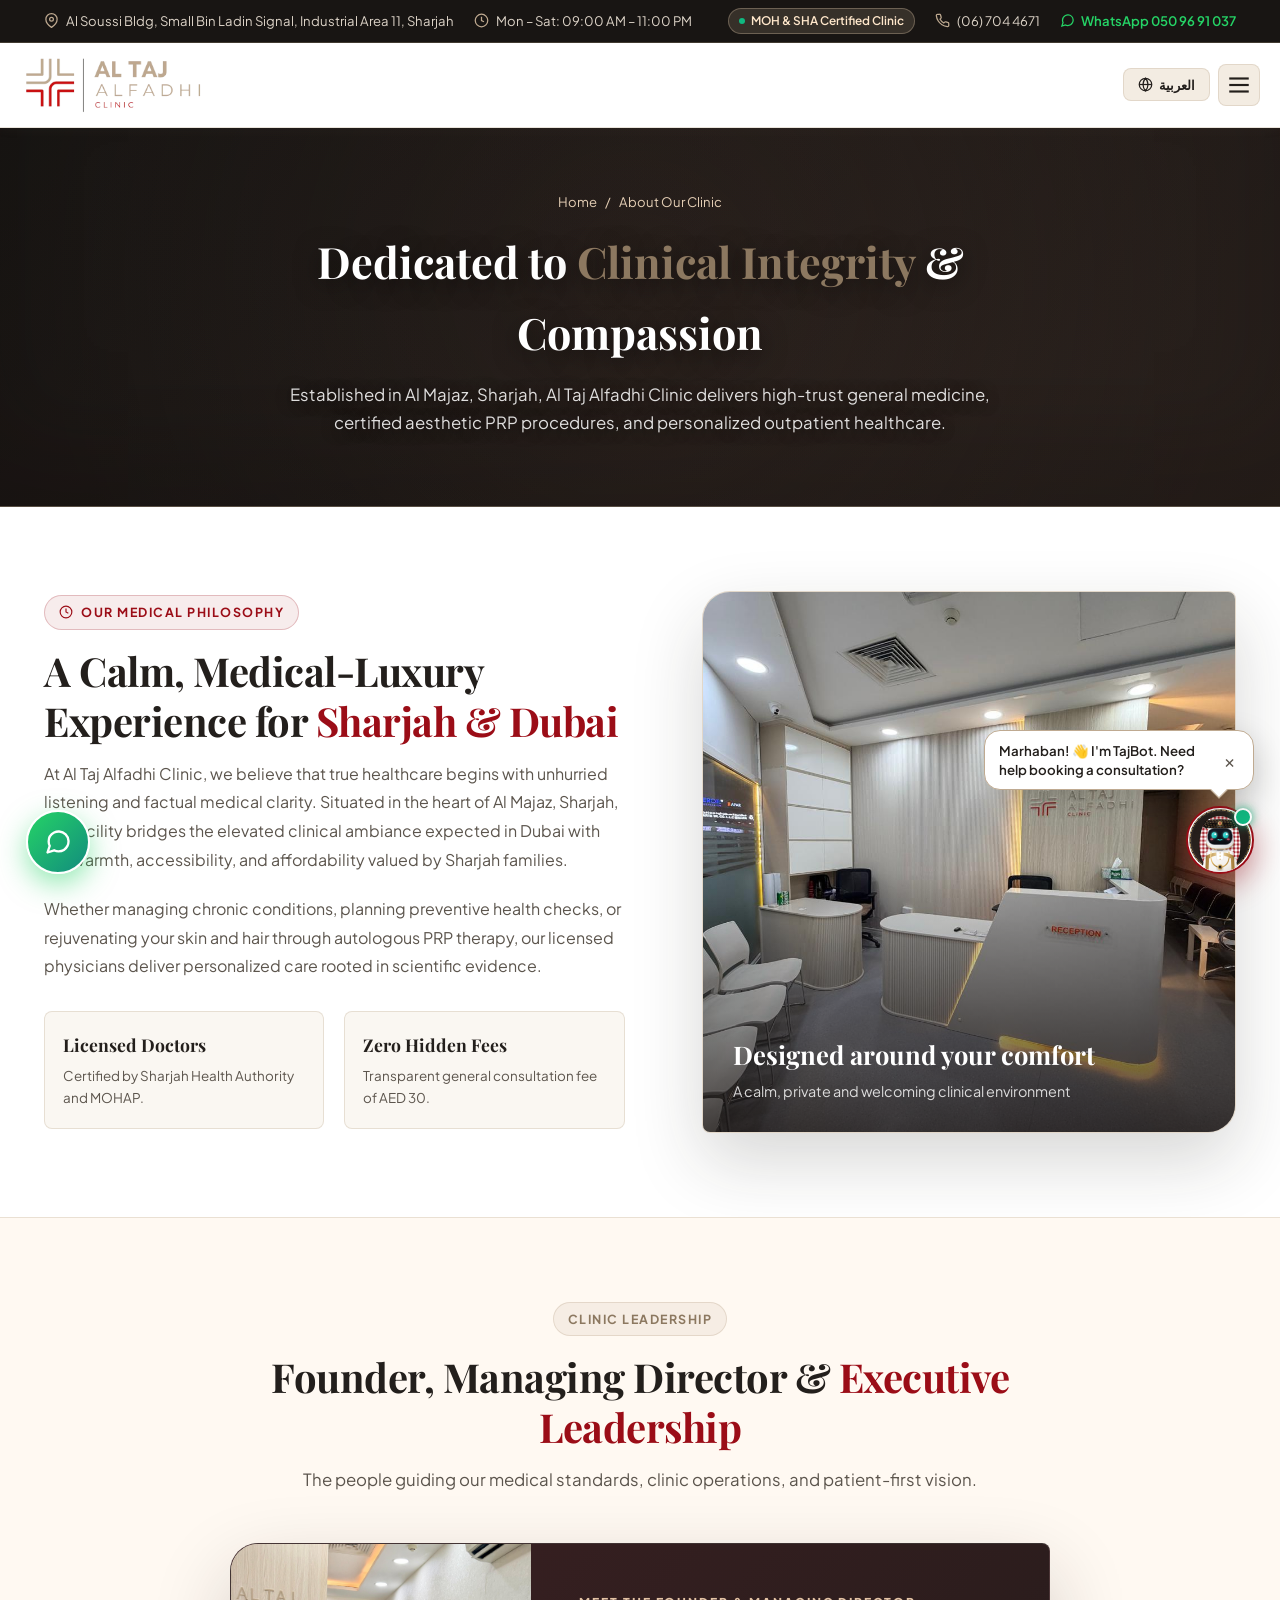
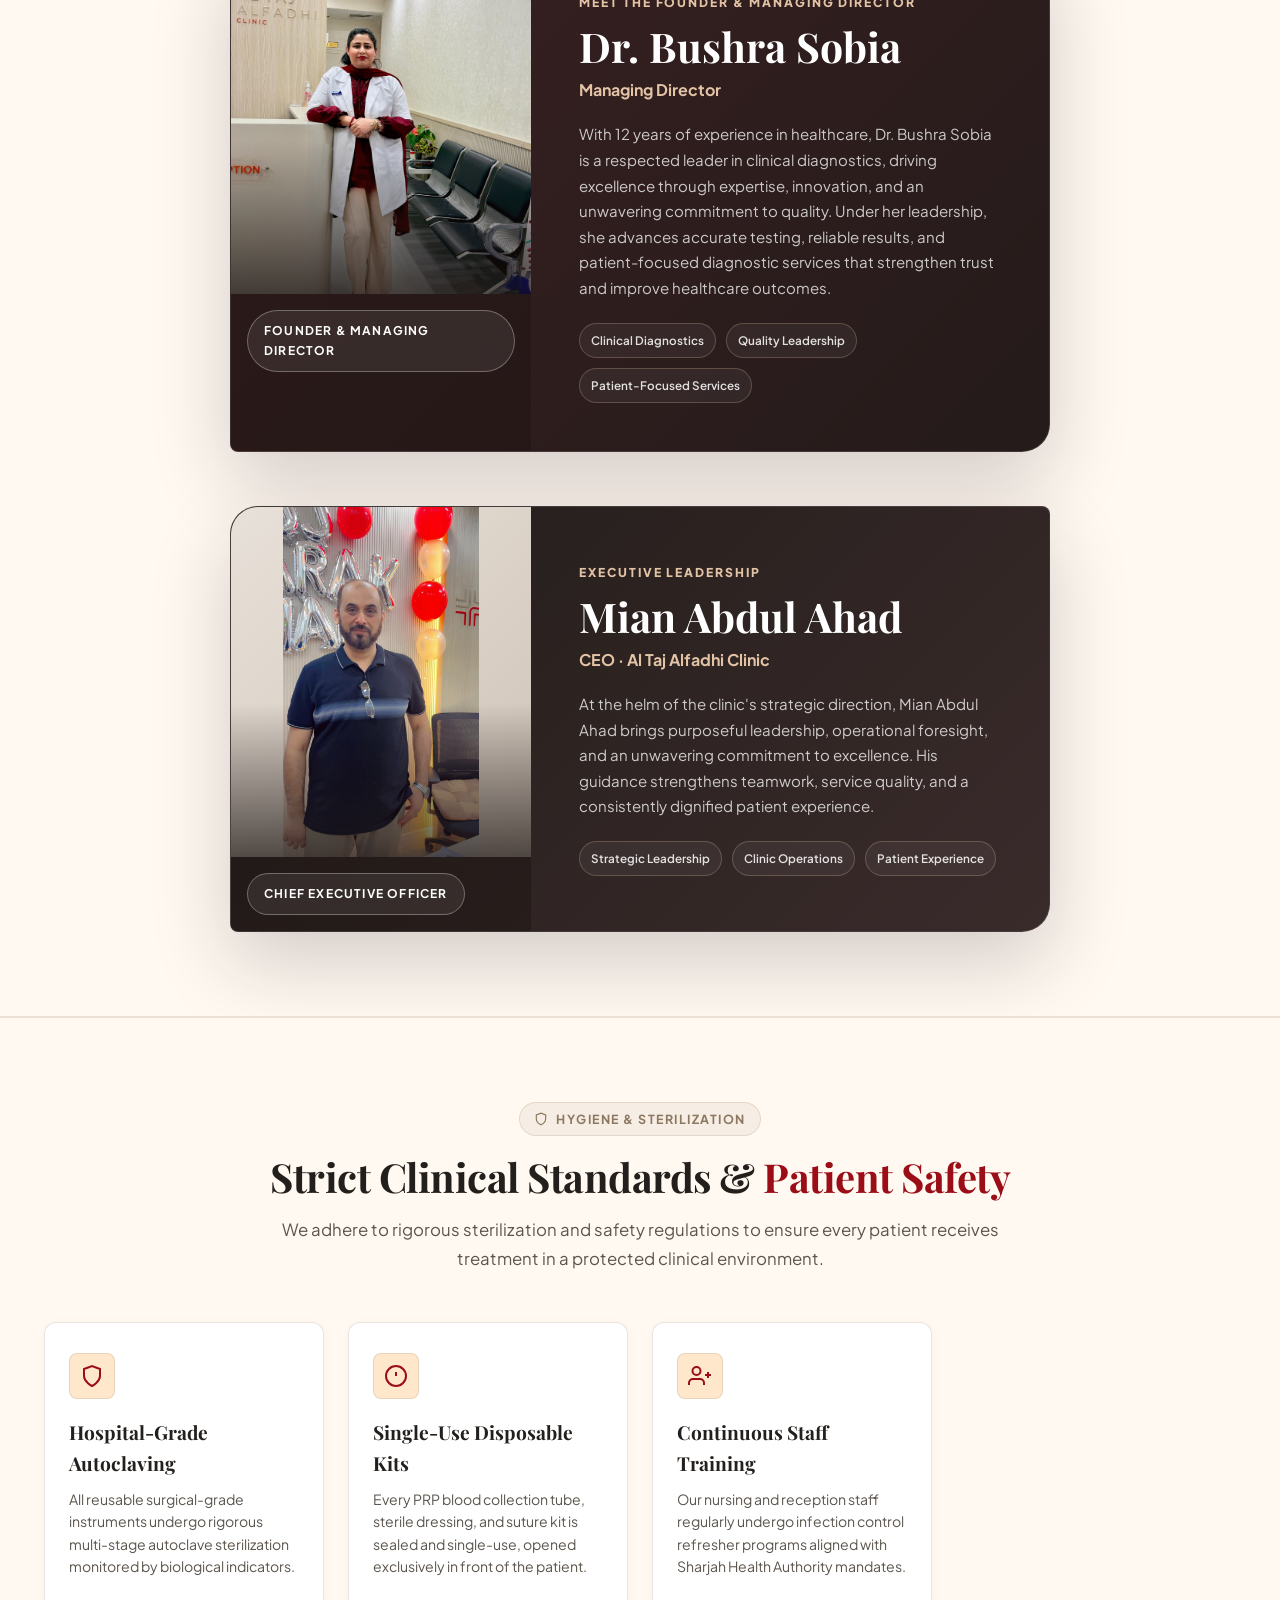
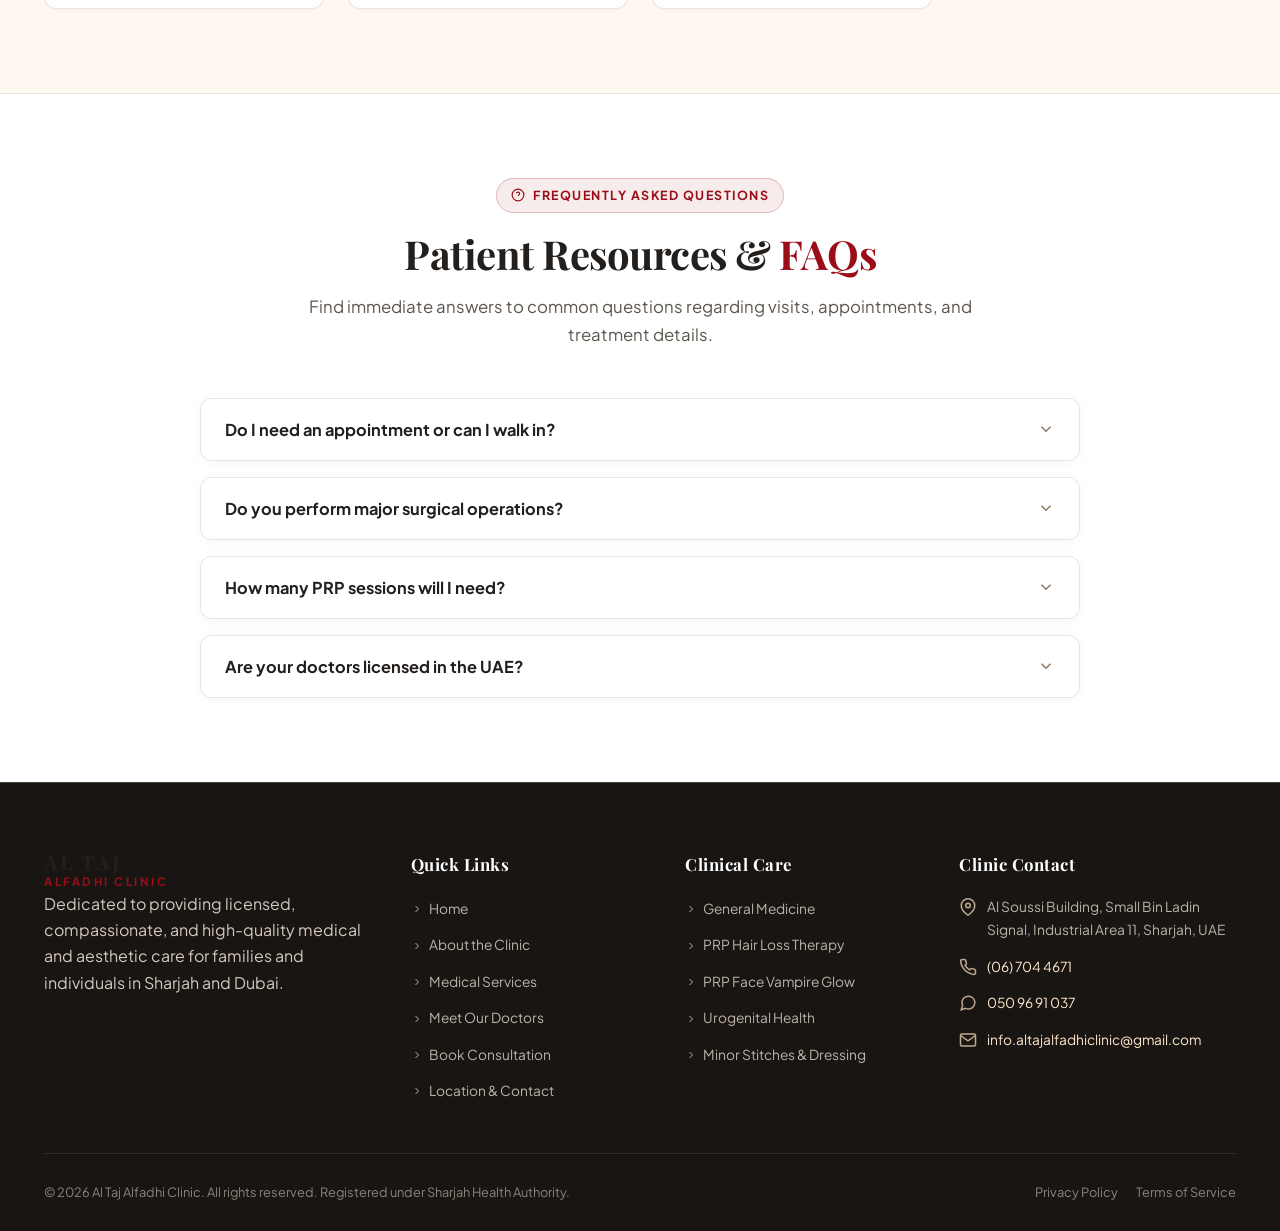
<file: about.html>
<!DOCTYPE html>
<html lang="en" dir="ltr">
<head>
  <meta charset="UTF-8">
  <meta name="viewport" content="width=device-width, initial-scale=1.0">
  <title>About Us | Al Taj Alfadhi Clinic Sharjah, UAE</title>
  <meta name="description" content="Discover Al Taj Alfadhi Clinic in Industrial Area 11, Sharjah. Our medical philosophy, licensed doctors, clinical hygiene protocols, and patient-centered primary care.">
  <meta name="keywords" content="about Al Taj clinic, medical clinic Industrial Area 11, clinic in Sharjah, Dr Bushra Sobia, Dr Khan Mehmood">
  
  <!-- Global CDN Preconnect & Performance Optimizations -->
  <link rel="preconnect" href="https://fonts.googleapis.com">
  <link rel="preconnect" href="https://fonts.gstatic.com" crossorigin>
  <link rel="preconnect" href="https://images.unsplash.com">
  <link rel="dns-prefetch" href="https://cdnjs.cloudflare.com">

  <!-- Favicon & Mobile Touch Icons -->
  <link rel="icon" type="image/png" sizes="512x512" href="favicon-al-taj.png?v=20261004">
  <link rel="shortcut icon" type="image/png" href="favicon-al-taj.png?v=20261004">
  <link rel="apple-touch-icon" sizes="512x512" href="favicon-al-taj.png?v=20261004">
  <link rel="manifest" href="site.webmanifest?v=20261004">
  <meta name="theme-color" content="#9B0D17">

  <link rel="stylesheet" href="style.css?v=20261016-10">
</head>
<body>

  <!-- Top Announcement Bar -->
  <div class="top-bar">
    <div class="top-bar-inner">
      <div class="top-bar-items">
        <div class="top-bar-item">
          <svg width="15" height="15" viewBox="0 0 24 24" fill="none" stroke="currentColor" stroke-width="2"><path d="M21 10c0 7-9 13-9 13s-9-6-9-13a9 9 0 0 1 18 0z"></path><circle cx="12" cy="10" r="3"></circle></svg>
          <span>Al Soussi Bldg, Small Bin Ladin Signal, Industrial Area 11, Sharjah</span>
        </div>
        <div class="top-bar-item">
          <svg width="15" height="15" viewBox="0 0 24 24" fill="none" stroke="currentColor" stroke-width="2"><circle cx="12" cy="12" r="10"></circle><polyline points="12 6 12 12 16 14"></polyline></svg>
          <span>Mon – Sat: 09:00 AM – 11:00 PM</span>
        </div>
      </div>
      <div class="top-bar-items">
        <div class="top-bar-badge">
          <span class="dot"></span>
          <span>MOH & SHA Certified Clinic</span>
        </div>
        <div class="top-bar-item">
          <svg width="15" height="15" viewBox="0 0 24 24" fill="none" stroke="currentColor" stroke-width="2"><path d="M22 16.92v3a2 2 0 0 1-2.18 2 19.79 19.79 0 0 1-8.63-3.07 19.5 19.5 0 0 1-6-6 19.79 19.79 0 0 1-3.07-8.67A2 2 0 0 1 4.11 2h3a2 2 0 0 1 2 1.72 12.84 12.84 0 0 0 .7 2.81 2 2 0 0 1-.45 2.11L8.09 9.91a16 16 0 0 0 6 6l1.27-1.27a2 2 0 0 1 2.11-.45 12.84 12.84 0 0 0 2.81.7A2 2 0 0 1 22 16.92z"></path></svg>
          <a href="tel:+97167044671">(06) 704 4671</a>
        </div>
        <a href="https://wa.me/971509691037" target="_blank" class="top-whatsapp-link">
          <svg width="15" height="15" viewBox="0 0 24 24" fill="none" stroke="currentColor" stroke-width="2"><path d="M21 11.5a8.38 8.38 0 0 1-.9 3.8 8.5 8.5 0 0 1-7.6 4.7 8.38 8.38 0 0 1-3.8-.9L3 21l1.9-5.7a8.38 8.38 0 0 1-.9-3.8 8.5 8.5 0 0 1 4.7-7.6 8.38 8.38 0 0 1 3.8-.9h.5a8.48 8.48 0 0 1 8 8v.5z"></path></svg>
          <span>WhatsApp 050 96 91 037</span>
        </a>
      </div>
    </div>
  </div>

  <!-- Header Navigation -->
  <header class="site-header">
    <div class="nav-container">
      <a href="index.html" class="brand-logo" aria-label="Al Taj Alfadhi Clinic Home">
        <img src="assests/al-taj-alfadhi-logo-transparent.png?v=20261004" class="brand-logo-image"
          alt="Al Taj Alfadhi Clinic" width="214" height="76">
        <svg class="logo-symbol" viewBox="0 0 100 100" fill="none" xmlns="http://www.w3.org/2000/svg">
          <path d="M24 16V44" stroke="#BFAA91" stroke-width="7" stroke-linecap="round"/>
          <path d="M38 16V44" stroke="#BFAA91" stroke-width="7" stroke-linecap="round"/>
          <path d="M52 16V30H78" stroke="#BFAA91" stroke-width="7" stroke-linecap="round" stroke-linejoin="round"/>
          <path d="M52 44H78" stroke="#BFAA91" stroke-width="7" stroke-linecap="round"/>
          <path d="M12 44H38" stroke="#BFAA91" stroke-width="7" stroke-linecap="round"/>
          <path d="M12 56H38" stroke="#9B0D17" stroke-width="7" stroke-linecap="round"/>
          <path d="M24 56V70H12" stroke="#9B0D17" stroke-width="7" stroke-linecap="round" stroke-linejoin="round"/>
          <path d="M38 56V84" stroke="#9B0D17" stroke-width="7" stroke-linecap="round"/>
          <path d="M52 56V84" stroke="#9B0D17" stroke-width="7" stroke-linecap="round"/>
          <path d="M66 56V70H88" stroke="#9B0D17" stroke-width="7" stroke-linecap="round" stroke-linejoin="round"/>
          <path d="M66 84H88" stroke="#9B0D17" stroke-width="7" stroke-linecap="round"/>
        </svg>
        <div class="brand-text">
          <span class="brand-title">AL TAJ</span>
          <span class="brand-subtitle">ALFADHI</span>
          <span class="brand-tagline">CLINIC • SHARJAH</span>
        </div>
      </a>

      <nav class="nav-menu">
        <a href="index.html" class="nav-link">Home</a>
        <a href="about.html" class="nav-link active">About Us</a>
        <a href="services.html" class="nav-link">Services</a>
        <a href="doctors.html" class="nav-link">Doctors</a>
        <a href="services.html?tab=aesthetic" class="nav-link">PRP & Aesthetic Care</a>
        <a href="about.html#faq" class="nav-link">Patient Resources</a>
        <a href="contact.html" class="nav-link">Contact</a>
      </nav>

      <div class="nav-actions">
        <button type="button" class="lang-switch-btn">
          <svg width="15" height="15" viewBox="0 0 24 24" fill="none" stroke="currentColor" stroke-width="2"><circle cx="12" cy="12" r="10"></circle><line x1="2" y1="12" x2="22" y2="12"></line><path d="M12 2a15.3 15.3 0 0 1 4 10 15.3 15.3 0 0 1-4 10 15.3 15.3 0 0 1-4-10 15.3 15.3 0 0 1 4-10z"></path></svg>
          <span>العربية</span>
        </button>
        <a href="https://wa.me/971509691037" target="_blank" class="btn-header-whatsapp">
          <svg width="15" height="15" viewBox="0 0 24 24" fill="none" stroke="currentColor" stroke-width="2"><path d="M21 11.5a8.38 8.38 0 0 1-.9 3.8 8.5 8.5 0 0 1-7.6 4.7 8.38 8.38 0 0 1-3.8-.9L3 21l1.9-5.7a8.38 8.38 0 0 1-.9-3.8 8.5 8.5 0 0 1 4.7-7.6 8.38 8.38 0 0 1 3.8-.9h.5a8.48 8.48 0 0 1 8 8v.5z"></path></svg>
          <span>WhatsApp Us</span>
        </a>
        <a href="appointment.html" class="btn-header-book">
          <svg width="15" height="15" viewBox="0 0 24 24" fill="none" stroke="currentColor" stroke-width="2"><rect x="3" y="4" width="18" height="18" rx="2" ry="2"></rect><line x1="16" y1="2" x2="16" y2="6"></line><line x1="8" y1="2" x2="8" y2="6"></line></svg>
          <span>Book a Consultation</span>
        </a>
        <button class="mobile-toggle" aria-label="Toggle Navigation Menu">
          <svg width="26" height="26" viewBox="0 0 24 24" fill="none" stroke="currentColor" stroke-width="2"><line x1="3" y1="12" x2="21" y2="12"></line><line x1="3" y1="6" x2="21" y2="6"></line><line x1="3" y1="18" x2="21" y2="18"></line></svg>
        </button>
      </div>
    </div>
  </header>

  <!-- Mobile Drawer -->
  <div class="drawer-overlay"></div>
  <aside class="mobile-drawer">
    <div>
      <div class="drawer-header">
        <div class="brand-text">
          <span class="brand-title">AL TAJ</span>
          <span class="brand-subtitle">ALFADHI CLINIC</span>
        </div>
        <button class="drawer-close"><svg width="24" height="24" viewBox="0 0 24 24" fill="none" stroke="currentColor" stroke-width="2"><line x1="18" y1="6" x2="6" y2="18"></line><line x1="6" y1="6" x2="18" y2="18"></line></svg></button>
      </div>
      <nav class="drawer-nav">
        <a href="index.html" class="drawer-link"><svg width="18" height="18" viewBox="0 0 24 24" fill="none" stroke="currentColor" stroke-width="2"><path d="M3 9l9-7 9 7v11a2 2 0 0 1-2 2H5a2 2 0 0 1-2-2z"></path></svg><span>Home</span></a>
        <a href="about.html" class="drawer-link active"><svg width="18" height="18" viewBox="0 0 24 24" fill="none" stroke="currentColor" stroke-width="2"><path d="M20 21v-2a4 4 0 0 0-4-4H8a4 4 0 0 0-4 4v2"></path><circle cx="12" cy="7" r="4"></circle></svg><span>About Us</span></a>
        <a href="services.html" class="drawer-link"><svg width="18" height="18" viewBox="0 0 24 24" fill="none" stroke="currentColor" stroke-width="2"><path d="M22 12h-4l-3 9L9 3l-3 9H2"></path></svg><span>Medical Services</span></a>
        <a href="doctors.html" class="drawer-link"><svg width="18" height="18" viewBox="0 0 24 24" fill="none" stroke="currentColor" stroke-width="2"><path d="M17 21v-2a4 4 0 0 0-4-4H5a4 4 0 0 0-4 4v2"></path><circle cx="9" cy="7" r="4"></circle></svg><span>Our Doctors</span></a>
        <a href="services.html?tab=aesthetic" class="drawer-link"><svg width="18" height="18" viewBox="0 0 24 24" fill="none" stroke="currentColor" stroke-width="2"><polygon points="12 2 15.09 8.26 22 9.27 17 14.14 18.18 21.02 12 17.77 5.82 21.02 7 14.14 2 9.27 8.91 8.26 12 2"></polygon></svg><span>PRP & Aesthetic Care</span></a>
        <a href="about.html#faq" class="drawer-link"><svg width="18" height="18" viewBox="0 0 24 24" fill="none" stroke="currentColor" stroke-width="2"><circle cx="12" cy="12" r="10"></circle><path d="M9.1 9a3 3 0 1 1 5.8 1c0 2-3 2-3 4"></path><line x1="12" y1="18" x2="12.01" y2="18"></line></svg><span>Patient Resources</span></a>
        <a href="appointment.html" class="drawer-link"><svg width="18" height="18" viewBox="0 0 24 24" fill="none" stroke="currentColor" stroke-width="2"><rect x="3" y="4" width="18" height="18" rx="2" ry="2"></rect><line x1="16" y1="2" x2="16" y2="6"></line><line x1="8" y1="2" x2="8" y2="6"></line></svg><span>Book Consultation</span></a>
        <a href="contact.html" class="drawer-link"><svg width="18" height="18" viewBox="0 0 24 24" fill="none" stroke="currentColor" stroke-width="2"><path d="M21 10c0 7-9 13-9 13s-9-6-9-13a9 9 0 0 1 18 0z"></path></svg><span>Location & Contact</span></a>
      </nav>
    </div>
    <div class="drawer-footer">
      <a href="appointment.html" class="btn-primary" style="width: 100%;">Book a Consultation</a>
    </div>
  </aside>

  <!-- Page Hero Banner -->
  <section class="page-hero page-hero--video">
    <div class="page-hero-media" aria-hidden="true">
      <video class="page-hero-video" autoplay muted loop playsinline preload="metadata">
        <source src="assests/gemini_generated_video_ba7a7b59.mp4" type="video/mp4">
      </video>
      <div class="page-hero-video-overlay"></div>
    </div>
    <div class="page-hero-inner">
      <div class="breadcrumb-trail">
        <a href="index.html">Home</a>
        <span>/</span>
        <span>About Our Clinic</span>
      </div>
      <h1 class="page-hero-title">Dedicated to <span class="accent-taupe">Clinical Integrity</span> & Compassion</h1>
      <p class="page-hero-subtitle">
        Established in Al Majaz, Sharjah, Al Taj Alfadhi Clinic delivers high-trust general medicine, certified aesthetic PRP procedures, and personalized outpatient healthcare.
      </p>
    </div>
  </section>

  <!-- Main About Content -->
  <main>
    <!-- Philosophy & Mission -->
    <section class="section-white">
      <div class="container">
        <div class="about-story-grid">
          <div>
            <span class="section-badge">
              <svg width="14" height="14" viewBox="0 0 24 24" fill="none" stroke="currentColor" stroke-width="2"><circle cx="12" cy="12" r="10"></circle><polyline points="12 6 12 12 16 14"></polyline></svg>
              Our Medical Philosophy
            </span>
            <h2 class="section-title">A Calm, Medical-Luxury Experience for <span class="accent-burgundy">Sharjah & Dubai</span></h2>
            <p style="color: var(--color-text-muted); line-height: 1.8; margin-bottom: 20px;">
              At Al Taj Alfadhi Clinic, we believe that true healthcare begins with unhurried listening and factual medical clarity. Situated in the heart of Al Majaz, Sharjah, our facility bridges the elevated clinical ambiance expected in Dubai with the warmth, accessibility, and affordability valued by Sharjah families.
            </p>
            <p style="color: var(--color-text-muted); line-height: 1.8; margin-bottom: 30px;">
              Whether managing chronic conditions, planning preventive health checks, or rejuvenating your skin and hair through autologous PRP therapy, our licensed physicians deliver personalized care rooted in scientific evidence.
            </p>

            <div style="display: grid; grid-template-columns: 1fr 1fr; gap: 20px;">
              <div style="background: var(--color-bg-page); border: 1px solid var(--color-taupe-border); border-radius: var(--radius-sm); padding: 18px;">
                <div style="font-family: var(--font-serif); font-size: 1.1rem; font-weight: 700; color: var(--color-black); margin-bottom: 6px;">Licensed Doctors</div>
                <div style="font-size: 0.84rem; color: var(--color-text-muted);">Certified by Sharjah Health Authority and MOHAP.</div>
              </div>
              <div style="background: var(--color-bg-page); border: 1px solid var(--color-taupe-border); border-radius: var(--radius-sm); padding: 18px;">
                <div style="font-family: var(--font-serif); font-size: 1.1rem; font-weight: 700; color: var(--color-black); margin-bottom: 6px;">Zero Hidden Fees</div>
                <div style="font-size: 0.84rem; color: var(--color-text-muted);">Transparent general consultation fee of AED 30.</div>
              </div>
            </div>
          </div>

          <div class="about-story-visual reveal-on-scroll reveal-from-right" id="clinic-reception">
            <div class="about-reception-frame">
              <img src="assests/Reception%20PIC%202.jpeg"
                alt="Al Taj Alfadhi Clinic reception and patient waiting area in Sharjah" class="about-reception-image"
                width="1280" height="960" decoding="async">
              <div class="about-reception-caption">
                <strong>Designed around your comfort</strong>
                <span>A calm, private and welcoming clinical environment</span>
              </div>
            </div>
          </div>
        </div>
      </div>
    </section>

    <!-- Executive Leadership -->
    <section class="section-cream executive-leadership-section" id="executive-leadership">
      <div class="container">
        <div class="section-header reveal-on-scroll">
          <span class="section-badge badge-taupe">Clinic Leadership</span>
          <h2 class="section-title">Founder, Managing Director &amp; <span class="accent-burgundy">Executive Leadership</span></h2>
          <p class="section-subtitle">The people guiding our medical standards, clinic operations, and patient-first
            vision.</p>
        </div>

        <article class="executive-profile-card executive-profile-card-founder reveal-on-scroll">
          <div class="executive-profile-visual">
            <div class="executive-profile-media executive-profile-media-founder">
              <img src="assests/DR%20Bushra%20Sobia%20owner%20of%20clinic.jpeg"
                alt="Dr. Bushra Sobia, Founder and Managing Director of Al Taj Alfadhi Clinic" width="3120" height="4160"
                loading="lazy" decoding="async">
            </div>
            <span class="executive-role-badge executive-role-badge-below">Founder &amp; Managing Director</span>
          </div>
          <div class="executive-profile-content">
            <span class="executive-eyebrow">Meet the Founder &amp; Managing Director</span>
            <h2>Dr. Bushra Sobia</h2>
            <p class="executive-role">Managing Director</p>
            <p>With 12 years of experience in healthcare, Dr. Bushra Sobia is a respected leader in clinical
              diagnostics, driving excellence through expertise, innovation, and an unwavering commitment to quality.
              Under her leadership, she advances accurate testing, reliable results, and patient-focused diagnostic
              services that strengthen trust and improve healthcare outcomes.</p>
            <div class="executive-values" aria-label="Founder focus areas">
              <span>Clinical Diagnostics</span>
              <span>Quality Leadership</span>
              <span>Patient-Focused Services</span>
            </div>
          </div>
        </article>

        <article class="executive-profile-card reveal-on-scroll">
          <div class="executive-profile-visual">
            <div class="executive-profile-media executive-profile-media-ceo">
              <img src="assests/Ceo%20ABdul%20Ahad%202.jpeg"
                alt="Mian Abdul Ahad, CEO of Al Taj Alfadhi Clinic" width="720" height="1280" loading="lazy"
                decoding="async">
            </div>
            <span class="executive-role-badge executive-role-badge-below">Chief Executive Officer</span>
          </div>
          <div class="executive-profile-content">
            <span class="executive-eyebrow">Executive Leadership</span>
            <h2>Mian Abdul Ahad</h2>
            <p class="executive-role">CEO · Al Taj Alfadhi Clinic</p>
            <p>At the helm of the clinic's strategic direction, Mian Abdul Ahad brings purposeful leadership,
              operational foresight, and an unwavering commitment to excellence. His guidance strengthens teamwork,
              service quality, and a consistently dignified patient experience.</p>
            <div class="executive-values" aria-label="Leadership focus areas">
              <span>Strategic Leadership</span>
              <span>Clinic Operations</span>
              <span>Patient Experience</span>
            </div>
          </div>
        </article>
      </div>
    </section>

    <!-- Hygiene & Safety Protocols (Warm Luxury) -->
    <section class="section-cream">
      <div class="container">
        <div class="section-header">
          <span class="section-badge badge-taupe">
            <svg width="14" height="14" viewBox="0 0 24 24" fill="none" stroke="currentColor" stroke-width="2"><path d="M12 22s8-4 8-10V5l-8-3-8 3v7c0 6 8 10 8 10z"></path></svg>
            Hygiene & Sterilization
          </span>
          <h2 class="section-title">Strict Clinical Standards & <span class="accent-burgundy">Patient Safety</span></h2>
          <p class="section-subtitle">We adhere to rigorous sterilization and safety regulations to ensure every patient receives treatment in a protected clinical environment.</p>
        </div>

        <div class="trust-grid">
          <div class="trust-card">
            <div class="trust-card-icon">
              <svg width="24" height="24" viewBox="0 0 24 24" fill="none" stroke="currentColor" stroke-width="2"><path d="M12 22s8-4 8-10V5l-8-3-8 3v7c0 6 8 10 8 10z"></path></svg>
            </div>
            <h3 class="trust-card-title">Hospital-Grade Autoclaving</h3>
            <p class="trust-card-desc">All reusable surgical-grade instruments undergo rigorous multi-stage autoclave sterilization monitored by biological indicators.</p>
          </div>

          <div class="trust-card">
            <div class="trust-card-icon">
              <svg width="24" height="24" viewBox="0 0 24 24" fill="none" stroke="currentColor" stroke-width="2"><circle cx="12" cy="12" r="10"></circle><line x1="12" y1="8" x2="12" y2="12"></line><line x1="12" y1="16" x2="12.01" y2="16"></line></svg>
            </div>
            <h3 class="trust-card-title">Single-Use Disposable Kits</h3>
            <p class="trust-card-desc">Every PRP blood collection tube, sterile dressing, and suture kit is sealed and single-use, opened exclusively in front of the patient.</p>
          </div>

          <div class="trust-card">
            <div class="trust-card-icon">
              <svg width="24" height="24" viewBox="0 0 24 24" fill="none" stroke="currentColor" stroke-width="2"><path d="M16 21v-2a4 4 0 0 0-4-4H5a4 4 0 0 0-4 4v2"></path><circle cx="8.5" cy="7" r="4"></circle><line x1="20" y1="8" x2="20" y2="14"></line><line x1="23" y1="11" x2="17" y2="11"></line></svg>
            </div>
            <h3 class="trust-card-title">Continuous Staff Training</h3>
            <p class="trust-card-desc">Our nursing and reception staff regularly undergo infection control refresher programs aligned with Sharjah Health Authority mandates.</p>
          </div>
        </div>
      </div>
    </section>

    <!-- FAQ Accordion (Patient Resources) -->
    <section class="section-white" id="faq">
      <div class="container">
        <div class="section-header">
          <span class="section-badge">
            <svg width="14" height="14" viewBox="0 0 24 24" fill="none" stroke="currentColor" stroke-width="2"><circle cx="12" cy="12" r="10"></circle><path d="M9.09 9a3 3 0 0 1 5.83 1c0 2-3 3-3 3"></path><line x1="12" y1="17" x2="12.01" y2="17"></line></svg>
            Frequently Asked Questions
          </span>
          <h2 class="section-title">Patient Resources & <span class="accent-burgundy">FAQs</span></h2>
          <p class="section-subtitle">Find immediate answers to common questions regarding visits, appointments, and treatment details.</p>
        </div>

        <div class="faq-accordion">
          <div class="faq-item">
            <button class="faq-question" type="button">
              <span>Do I need an appointment or can I walk in?</span>
              <svg class="faq-arrow" width="18" height="18" viewBox="0 0 24 24" fill="none" stroke="currentColor" stroke-width="2"><polyline points="6 9 12 15 18 9"></polyline></svg>
            </button>
            <div class="faq-answer">
              <p>Walk-ins are always warmly welcomed for general consultations and outpatient wound care. However, we recommend booking an appointment online or via WhatsApp to minimize wait times.</p>
            </div>
          </div>

          <div class="faq-item">
            <button class="faq-question" type="button">
              <span>Do you perform major surgical operations?</span>
              <svg class="faq-arrow" width="18" height="18" viewBox="0 0 24 24" fill="none" stroke="currentColor" stroke-width="2"><polyline points="6 9 12 15 18 9"></polyline></svg>
            </button>
            <div class="faq-answer">
              <p>No. We specialize strictly in primary medical care, aesthetic PRP, and sterile minor outpatient procedures such as wound suturing, stitches removal, and antiseptic dressings under local anesthesia.</p>
            </div>
          </div>

          <div class="faq-item">
            <button class="faq-question" type="button">
              <span>How many PRP sessions will I need?</span>
              <svg class="faq-arrow" width="18" height="18" viewBox="0 0 24 24" fill="none" stroke="currentColor" stroke-width="2"><polyline points="6 9 12 15 18 9"></polyline></svg>
            </button>
            <div class="faq-answer">
              <p>Most patients see noticeable results after 3 to 4 sessions spaced 3-4 weeks apart, followed by maintenance sessions once every 6 months.</p>
            </div>
          </div>

          <div class="faq-item">
            <button class="faq-question" type="button">
              <span>Are your doctors licensed in the UAE?</span>
              <svg class="faq-arrow" width="18" height="18" viewBox="0 0 24 24" fill="none" stroke="currentColor" stroke-width="2"><polyline points="6 9 12 15 18 9"></polyline></svg>
            </button>
            <div class="faq-answer">
              <p>Yes. All our physicians and medical staff hold valid, active licenses from the Sharjah Health Authority (SHA) and UAE Ministry of Health (MOH).</p>
            </div>
          </div>
        </div>
      </div>
    </section>
  </main>

  <!-- Site Footer -->
  <footer class="site-footer">
    <div class="container">
      <div class="footer-grid">
        <div class="footer-brand-col">
          <div class="brand-text">
            <span class="brand-title">AL TAJ</span>
            <span class="brand-subtitle">ALFADHI CLINIC</span>
          </div>
          <p class="footer-desc">Dedicated to providing licensed, compassionate, and high-quality medical and aesthetic care for families and individuals in Sharjah and Dubai.</p>
        </div>

        <div>
          <h4 class="footer-heading">Quick Links</h4>
          <ul class="footer-links">
            <li><a href="index.html" class="footer-link"><svg width="12" height="12" viewBox="0 0 24 24" fill="none" stroke="currentColor" stroke-width="2"><polyline points="9 18 15 12 9 6"></polyline></svg> Home</a></li>
            <li><a href="about.html" class="footer-link"><svg width="12" height="12" viewBox="0 0 24 24" fill="none" stroke="currentColor" stroke-width="2"><polyline points="9 18 15 12 9 6"></polyline></svg> About the Clinic</a></li>
            <li><a href="services.html" class="footer-link"><svg width="12" height="12" viewBox="0 0 24 24" fill="none" stroke="currentColor" stroke-width="2"><polyline points="9 18 15 12 9 6"></polyline></svg> Medical Services</a></li>
            <li><a href="doctors.html" class="footer-link"><svg width="12" height="12" viewBox="0 0 24 24" fill="none" stroke="currentColor" stroke-width="2"><polyline points="9 18 15 12 9 6"></polyline></svg> Meet Our Doctors</a></li>
            <li><a href="appointment.html" class="footer-link"><svg width="12" height="12" viewBox="0 0 24 24" fill="none" stroke="currentColor" stroke-width="2"><polyline points="9 18 15 12 9 6"></polyline></svg> Book Consultation</a></li>
            <li><a href="contact.html" class="footer-link"><svg width="12" height="12" viewBox="0 0 24 24" fill="none" stroke="currentColor" stroke-width="2"><polyline points="9 18 15 12 9 6"></polyline></svg> Location & Contact</a></li>
          </ul>
        </div>

        <div>
          <h4 class="footer-heading">Clinical Care</h4>
          <ul class="footer-links">
            <li><a href="services.html" class="footer-link"><svg width="12" height="12" viewBox="0 0 24 24" fill="none" stroke="currentColor" stroke-width="2"><polyline points="9 18 15 12 9 6"></polyline></svg> General Medicine</a></li>
            <li><a href="services.html" class="footer-link"><svg width="12" height="12" viewBox="0 0 24 24" fill="none" stroke="currentColor" stroke-width="2"><polyline points="9 18 15 12 9 6"></polyline></svg> PRP Hair Loss Therapy</a></li>
            <li><a href="services.html" class="footer-link"><svg width="12" height="12" viewBox="0 0 24 24" fill="none" stroke="currentColor" stroke-width="2"><polyline points="9 18 15 12 9 6"></polyline></svg> PRP Face Vampire Glow</a></li>
            <li><a href="services.html" class="footer-link"><svg width="12" height="12" viewBox="0 0 24 24" fill="none" stroke="currentColor" stroke-width="2"><polyline points="9 18 15 12 9 6"></polyline></svg> Urogenital Health</a></li>
            <li><a href="services.html" class="footer-link"><svg width="12" height="12" viewBox="0 0 24 24" fill="none" stroke="currentColor" stroke-width="2"><polyline points="9 18 15 12 9 6"></polyline></svg> Minor Stitches & Dressing</a></li>
          </ul>
        </div>

        <div>
          <h4 class="footer-heading">Clinic Contact</h4>
          <div class="footer-contact-list">
            <div class="footer-contact-item">
              <svg width="18" height="18" viewBox="0 0 24 24" fill="none" stroke="currentColor" stroke-width="2"><path d="M21 10c0 7-9 13-9 13s-9-6-9-13a9 9 0 0 1 18 0z"></path><circle cx="12" cy="10" r="3"></circle></svg>
              <span>Al Soussi Building, Small Bin Ladin Signal, Industrial Area 11, Sharjah, UAE</span>
            </div>
            <div class="footer-contact-item">
              <svg width="18" height="18" viewBox="0 0 24 24" fill="none" stroke="currentColor" stroke-width="2"><path d="M22 16.92v3a2 2 0 0 1-2.18 2 19.79 19.79 0 0 1-8.63-3.07 19.5 19.5 0 0 1-6-6 19.79 19.79 0 0 1-3.07-8.67A2 2 0 0 1 4.11 2h3a2 2 0 0 1 2 1.72 12.84 12.84 0 0 0 .7 2.81 2 2 0 0 1-.45 2.11L8.09 9.91a16 16 0 0 0 6 6l1.27-1.27a2 2 0 0 1 2.11-.45 12.84 12.84 0 0 0 2.81.7A2 2 0 0 1 22 16.92z"></path></svg>
              <a href="tel:+97167044671" style="color: var(--color-cream);">(06) 704 4671</a>
            </div>
            <div class="footer-contact-item">
              <svg width="18" height="18" viewBox="0 0 24 24" fill="none" stroke="currentColor" stroke-width="2"><path d="M21 11.5a8.38 8.38 0 0 1-.9 3.8 8.5 8.5 0 0 1-7.6 4.7 8.38 8.38 0 0 1-3.8-.9L3 21l1.9-5.7a8.38 8.38 0 0 1-.9-3.8 8.5 8.5 0 0 1 4.7-7.6 8.38 8.38 0 0 1 3.8-.9h.5a8.48 8.48 0 0 1 8 8v.5z"></path></svg>
              <a href="https://wa.me/971509691037" target="_blank" style="color: var(--color-cream);">050 96 91 037</a>
            </div>
            <div class="footer-contact-item">
              <svg width="18" height="18" viewBox="0 0 24 24" fill="none" stroke="currentColor" stroke-width="2"><path d="M4 4h16c1.1 0 2 .9 2 2v12c0 1.1-.9 2-2 2H4c-1.1 0-2-.9-2-2V6c0-1.1.9-2 2-2z"></path><polyline points="22,6 12,13 2,6"></polyline></svg>
              <a href="mailto:info.altajalfadhiclinic@gmail.com" style="color: var(--color-cream);">info.altajalfadhiclinic@gmail.com</a>
            </div>
          </div>
        </div>
      </div>

      <div class="footer-bottom">
        <div>&copy; 2026 Al Taj Alfadhi Clinic. All rights reserved. Registered under Sharjah Health Authority.</div>
        <div style="display: flex; gap: 18px;">
          <a href="contact.html">Privacy Policy</a>
          <a href="contact.html">Terms of Service</a>
        </div>
      </div>
    </div>
  </footer>

  <!-- Cute AI Medical Assistant Robot Chatbot ("TajBot") Widget -->
  <div class="chatbot-widget">
    <div class="chat-window">
      <div class="chat-header">
        <div class="chat-header-info">
          <div class="robot-avatar">
            <img src="tajbot-sheikh.svg" alt="TajBot" class="robot-header-img">
          </div>
          <div>
            <div class="chat-header-title">TajBot Medical Assistant</div>
            <div class="chat-header-status">
              <span class="live-dot"></span>
              <span>Online • AI Medical Concierge</span>
            </div>
          </div>
        </div>
        <button class="chat-close-btn" aria-label="Close Chat">
          <svg width="20" height="20" viewBox="0 0 24 24" fill="none" stroke="currentColor" stroke-width="2"><line x1="18" y1="6" x2="6" y2="18"></line><line x1="6" y1="6" x2="18" y2="18"></line></svg>
        </button>
      </div>

      <div class="chat-body">
        <!-- Rendered dynamically by app.js with TajBot cute greeting -->
      </div>

      <div class="chat-input-bar">
        <input type="text" class="chat-input" placeholder="Ask TajBot about doctors, PRP, stitches...">
        <button class="chat-send-btn" aria-label="Send message">
          <svg width="18" height="18" viewBox="0 0 24 24" fill="none" stroke="currentColor" stroke-width="2.5"><line x1="22" y1="2" x2="11" y2="13"></line><polygon points="22 2 15 22 11 13 2 9 22 2"></polygon></svg>
        </button>
      </div>
    </div>

    <!-- TajBot Welcome Greeting Floating Bubble -->
    <div class="tajbot-greeting-bubble" id="tajbotGreetingBubble" aria-live="polite">
      <span class="tajbot-greeting-text">Marhaban! 👋 I'm TajBot. How may I help you today?</span>
      <button type="button" class="tajbot-greeting-close" aria-label="Close greeting">&times;</button>
    </div>

    <!-- Cute Robot Toggle Button -->
    <button class="chatbot-toggle-btn" aria-label="Chat with TajBot Cute Medical Robot">
      <span class="pulse-badge"></span>
      <img src="tajbot-sheikh.svg" alt="TajBot Cute Medical Robot" class="robot-avatar-img">
    </button>
  </div>

  <!-- Direct WhatsApp Floating Button (Left Side) -->
  <a href="https://wa.me/971509691037?text=Hello%20Al%20Taj%20Alfadhi%20Clinic,%20I%20would%20like%20to%20inquire%20about%20a%20consultation." target="_blank" rel="noopener noreferrer" class="floating-whatsapp" aria-label="WhatsApp Al Taj Alfadhi Clinic">
    <span class="floating-whatsapp-tooltip">Chat with Clinic</span>
    <svg width="28" height="28" viewBox="0 0 24 24" fill="none" stroke="currentColor" stroke-width="2" stroke-linecap="round" stroke-linejoin="round"><path d="M21 11.5a8.38 8.38 0 0 1-.9 3.8 8.5 8.5 0 0 1-7.6 4.7 8.38 8.38 0 0 1-3.8-.9L3 21l1.9-5.7a8.38 8.38 0 0 1-.9-3.8 8.5 8.5 0 0 1 4.7-7.6 8.38 8.38 0 0 1 3.8-.9h.5a8.48 8.48 0 0 1 8 8v.5z"></path></svg>
  </a>

  <!-- Script File -->
  <script src="app.js?v=20261016-3"></script>
</body>
</html>
</file>
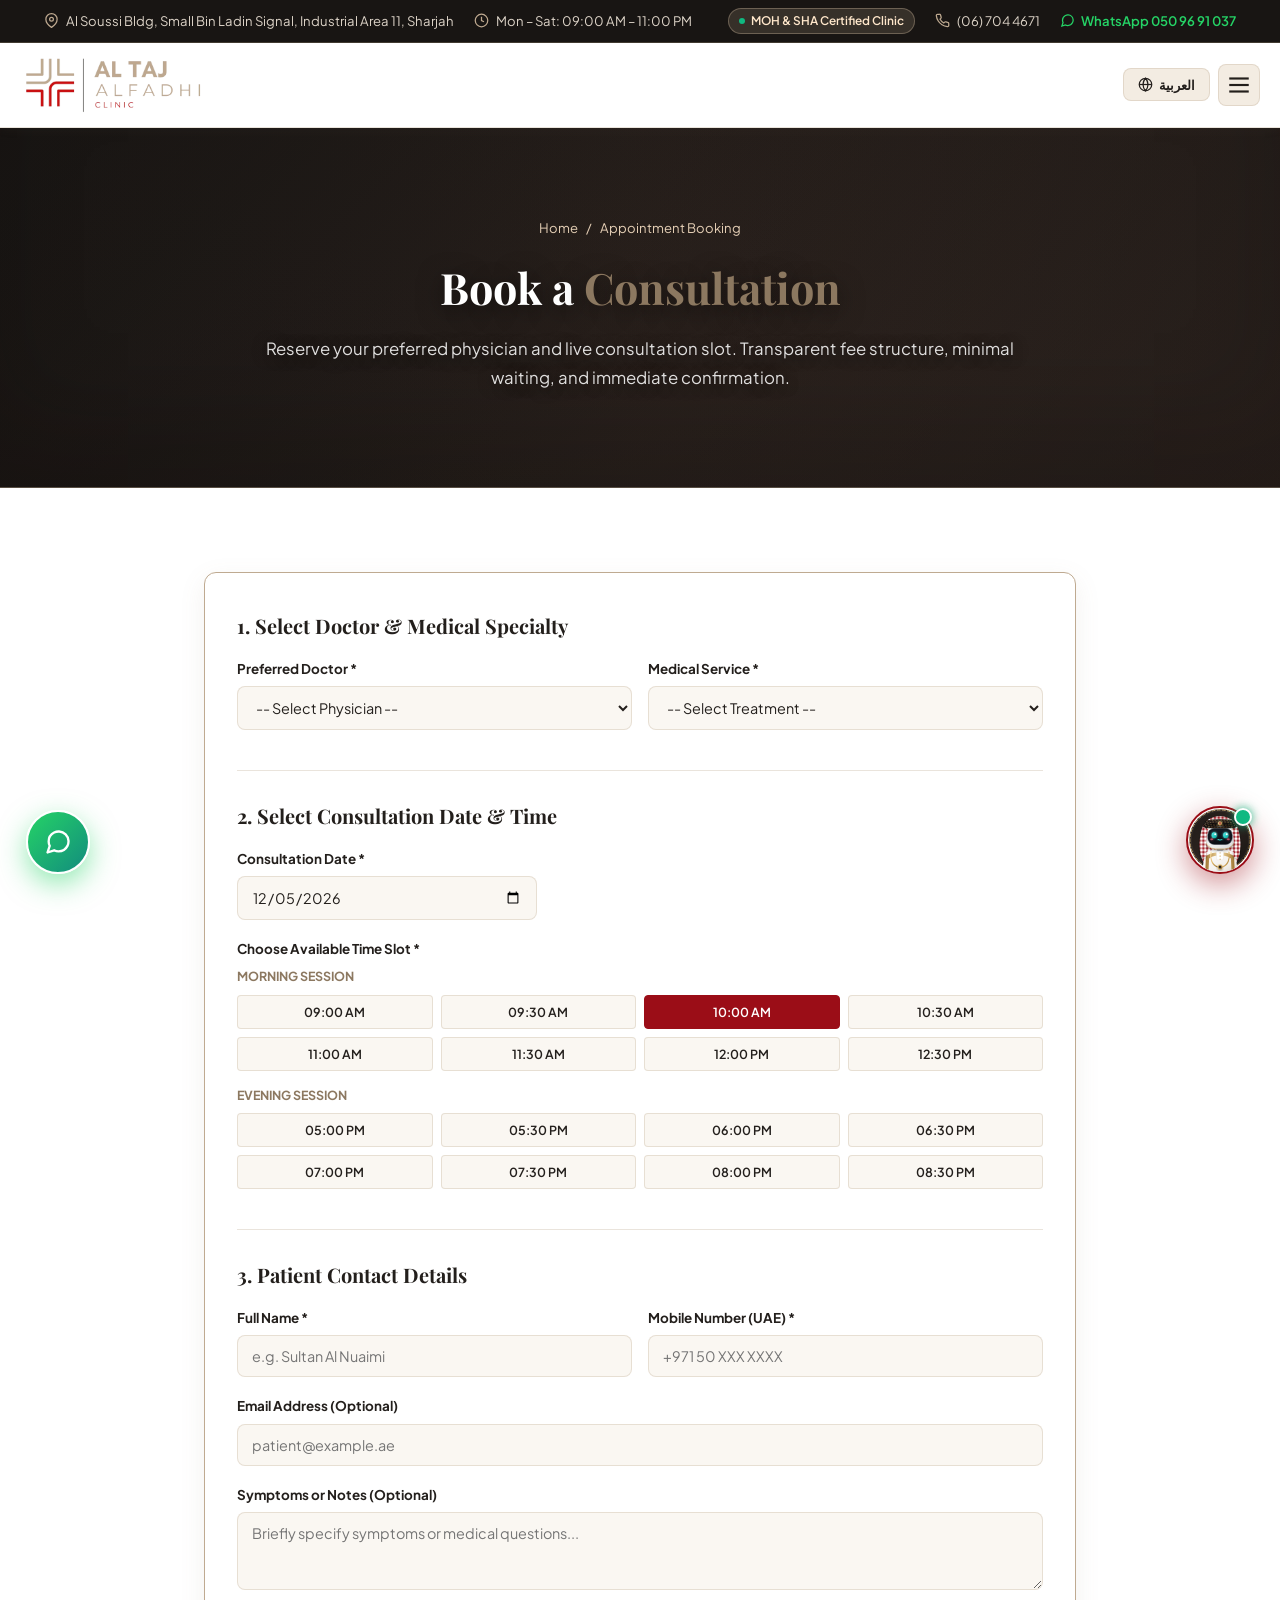
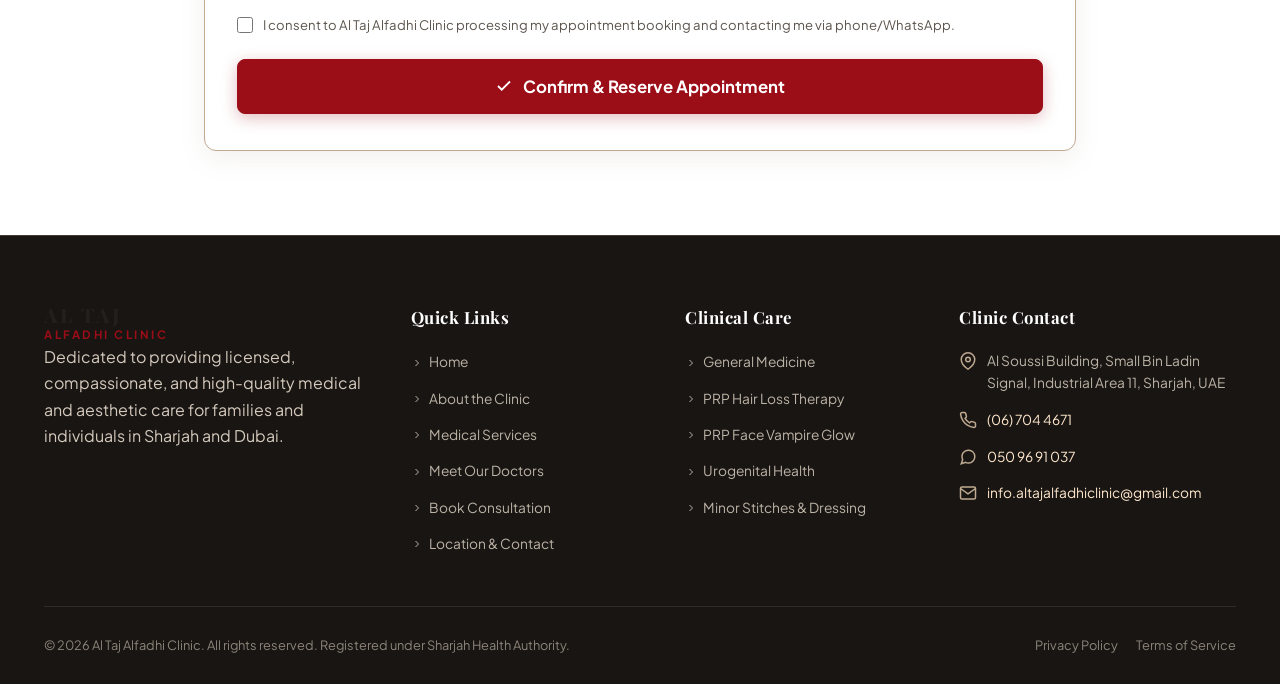
<file: appointment.html>
<!DOCTYPE html>
<html lang="en" dir="ltr">
<head>
  <meta charset="UTF-8">
  <meta name="viewport" content="width=device-width, initial-scale=1.0">
  <title>Book a Consultation | Al Taj Alfadhi Clinic Sharjah</title>
  <meta name="description" content="Book an in-person medical appointment with Dr. Bushra Sobia or Dr. Khan Mehmood Zarbat Khan at Al Taj Alfadhi Clinic in Industrial Area 11, Sharjah. Fast confirmation and zero wait times.">
  <meta name="keywords" content="book doctor Sharjah, medical appointment Sharjah, aesthetic consultation Sharjah, Al Taj clinic booking, Industrial Area 11">
  
  <!-- Global CDN Preconnect & Performance Optimizations -->
  <link rel="preconnect" href="https://fonts.googleapis.com">
  <link rel="preconnect" href="https://fonts.gstatic.com" crossorigin>
  <link rel="preconnect" href="https://images.unsplash.com">
  <link rel="dns-prefetch" href="https://cdnjs.cloudflare.com">

  <!-- Favicon & Mobile Touch Icons -->
  <link rel="icon" type="image/png" sizes="512x512" href="favicon-al-taj.png?v=20261004">
  <link rel="shortcut icon" type="image/png" href="favicon-al-taj.png?v=20261004">
  <link rel="apple-touch-icon" sizes="512x512" href="favicon-al-taj.png?v=20261004">
  <link rel="manifest" href="site.webmanifest?v=20261004">
  <meta name="theme-color" content="#9B0D17">

  <link rel="stylesheet" href="style.css?v=20261016-6">
</head>
<body>

  <!-- Top Announcement Bar -->
  <div class="top-bar">
    <div class="top-bar-inner">
      <div class="top-bar-items">
        <div class="top-bar-item">
          <svg width="15" height="15" viewBox="0 0 24 24" fill="none" stroke="currentColor" stroke-width="2"><path d="M21 10c0 7-9 13-9 13s-9-6-9-13a9 9 0 0 1 18 0z"></path><circle cx="12" cy="10" r="3"></circle></svg>
          <span>Al Soussi Bldg, Small Bin Ladin Signal, Industrial Area 11, Sharjah</span>
        </div>
        <div class="top-bar-item">
          <svg width="15" height="15" viewBox="0 0 24 24" fill="none" stroke="currentColor" stroke-width="2"><circle cx="12" cy="12" r="10"></circle><polyline points="12 6 12 12 16 14"></polyline></svg>
          <span>Mon – Sat: 09:00 AM – 11:00 PM</span>
        </div>
      </div>
      <div class="top-bar-items">
        <div class="top-bar-badge">
          <span class="dot"></span>
          <span>MOH & SHA Certified Clinic</span>
        </div>
        <div class="top-bar-item">
          <svg width="15" height="15" viewBox="0 0 24 24" fill="none" stroke="currentColor" stroke-width="2"><path d="M22 16.92v3a2 2 0 0 1-2.18 2 19.79 19.79 0 0 1-8.63-3.07 19.5 19.5 0 0 1-6-6 19.79 19.79 0 0 1-3.07-8.67A2 2 0 0 1 4.11 2h3a2 2 0 0 1 2 1.72 12.84 12.84 0 0 0 .7 2.81 2 2 0 0 1-.45 2.11L8.09 9.91a16 16 0 0 0 6 6l1.27-1.27a2 2 0 0 1 2.11-.45 12.84 12.84 0 0 0 2.81.7A2 2 0 0 1 22 16.92z"></path></svg>
          <a href="tel:+97167044671">(06) 704 4671</a>
        </div>
        <a href="https://wa.me/971509691037" target="_blank" class="top-whatsapp-link">
          <svg width="15" height="15" viewBox="0 0 24 24" fill="none" stroke="currentColor" stroke-width="2"><path d="M21 11.5a8.38 8.38 0 0 1-.9 3.8 8.5 8.5 0 0 1-7.6 4.7 8.38 8.38 0 0 1-3.8-.9L3 21l1.9-5.7a8.38 8.38 0 0 1-.9-3.8 8.5 8.5 0 0 1 4.7-7.6 8.38 8.38 0 0 1 3.8-.9h.5a8.48 8.48 0 0 1 8 8v.5z"></path></svg>
          <span>WhatsApp 050 96 91 037</span>
        </a>
      </div>
    </div>
  </div>

  <!-- Header Navigation -->
  <header class="site-header">
    <div class="nav-container">
      <a href="index.html" class="brand-logo" aria-label="Al Taj Alfadhi Clinic Home">
        <img src="assests/al-taj-alfadhi-logo-transparent.png?v=20261004" class="brand-logo-image"
          alt="Al Taj Alfadhi Clinic" width="214" height="76">
        <svg class="logo-symbol" viewBox="0 0 100 100" fill="none" xmlns="http://www.w3.org/2000/svg">
          <path d="M24 16V44" stroke="#BFAA91" stroke-width="7" stroke-linecap="round"/>
          <path d="M38 16V44" stroke="#BFAA91" stroke-width="7" stroke-linecap="round"/>
          <path d="M52 16V30H78" stroke="#BFAA91" stroke-width="7" stroke-linecap="round" stroke-linejoin="round"/>
          <path d="M52 44H78" stroke="#BFAA91" stroke-width="7" stroke-linecap="round"/>
          <path d="M12 44H38" stroke="#BFAA91" stroke-width="7" stroke-linecap="round"/>
          <path d="M12 56H38" stroke="#9B0D17" stroke-width="7" stroke-linecap="round"/>
          <path d="M24 56V70H12" stroke="#9B0D17" stroke-width="7" stroke-linecap="round" stroke-linejoin="round"/>
          <path d="M38 56V84" stroke="#9B0D17" stroke-width="7" stroke-linecap="round"/>
          <path d="M52 56V84" stroke="#9B0D17" stroke-width="7" stroke-linecap="round"/>
          <path d="M66 56V70H88" stroke="#9B0D17" stroke-width="7" stroke-linecap="round" stroke-linejoin="round"/>
          <path d="M66 84H88" stroke="#9B0D17" stroke-width="7" stroke-linecap="round"/>
        </svg>
        <div class="brand-text">
          <span class="brand-title">AL TAJ</span>
          <span class="brand-subtitle">ALFADHI</span>
          <span class="brand-tagline">CLINIC • SHARJAH</span>
        </div>
      </a>

      <nav class="nav-menu">
        <a href="index.html" class="nav-link">Home</a>
        <a href="about.html" class="nav-link">About Us</a>
        <a href="services.html" class="nav-link">Services</a>
        <a href="doctors.html" class="nav-link">Doctors</a>
        <a href="services.html?tab=aesthetic" class="nav-link">PRP & Aesthetic Care</a>
        <a href="about.html#faq" class="nav-link">Patient Resources</a>
        <a href="contact.html" class="nav-link">Contact</a>
      </nav>

      <div class="nav-actions">
        <button type="button" class="lang-switch-btn">
          <svg width="15" height="15" viewBox="0 0 24 24" fill="none" stroke="currentColor" stroke-width="2"><circle cx="12" cy="12" r="10"></circle><line x1="2" y1="12" x2="22" y2="12"></line><path d="M12 2a15.3 15.3 0 0 1 4 10 15.3 15.3 0 0 1-4 10 15.3 15.3 0 0 1-4-10 15.3 15.3 0 0 1 4-10z"></path></svg>
          <span>العربية</span>
        </button>
        <a href="https://wa.me/971509691037" target="_blank" class="btn-header-whatsapp">
          <svg width="15" height="15" viewBox="0 0 24 24" fill="none" stroke="currentColor" stroke-width="2"><path d="M21 11.5a8.38 8.38 0 0 1-.9 3.8 8.5 8.5 0 0 1-7.6 4.7 8.38 8.38 0 0 1-3.8-.9L3 21l1.9-5.7a8.38 8.38 0 0 1-.9-3.8 8.5 8.5 0 0 1 4.7-7.6 8.38 8.38 0 0 1 3.8-.9h.5a8.48 8.48 0 0 1 8 8v.5z"></path></svg>
          <span>WhatsApp Us</span>
        </a>
        <a href="appointment.html" class="btn-header-book">
          <svg width="15" height="15" viewBox="0 0 24 24" fill="none" stroke="currentColor" stroke-width="2"><rect x="3" y="4" width="18" height="18" rx="2" ry="2"></rect><line x1="16" y1="2" x2="16" y2="6"></line><line x1="8" y1="2" x2="8" y2="6"></line></svg>
          <span>Book a Consultation</span>
        </a>
        <button class="mobile-toggle" aria-label="Toggle Navigation Menu">
          <svg width="26" height="26" viewBox="0 0 24 24" fill="none" stroke="currentColor" stroke-width="2"><line x1="3" y1="12" x2="21" y2="12"></line><line x1="3" y1="6" x2="21" y2="6"></line><line x1="3" y1="18" x2="21" y2="18"></line></svg>
        </button>
      </div>
    </div>
  </header>

  <!-- Mobile Drawer -->
  <div class="drawer-overlay"></div>
  <aside class="mobile-drawer">
    <div>
      <div class="drawer-header">
        <div class="brand-text">
          <span class="brand-title">AL TAJ</span>
          <span class="brand-subtitle">ALFADHI CLINIC</span>
        </div>
        <button class="drawer-close"><svg width="24" height="24" viewBox="0 0 24 24" fill="none" stroke="currentColor" stroke-width="2"><line x1="18" y1="6" x2="6" y2="18"></line><line x1="6" y1="6" x2="18" y2="18"></line></svg></button>
      </div>
      <nav class="drawer-nav">
        <a href="index.html" class="drawer-link"><svg width="18" height="18" viewBox="0 0 24 24" fill="none" stroke="currentColor" stroke-width="2"><path d="M3 9l9-7 9 7v11a2 2 0 0 1-2 2H5a2 2 0 0 1-2-2z"></path></svg><span>Home</span></a>
        <a href="about.html" class="drawer-link"><svg width="18" height="18" viewBox="0 0 24 24" fill="none" stroke="currentColor" stroke-width="2"><path d="M20 21v-2a4 4 0 0 0-4-4H8a4 4 0 0 0-4 4v2"></path><circle cx="12" cy="7" r="4"></circle></svg><span>About Us</span></a>
        <a href="services.html" class="drawer-link"><svg width="18" height="18" viewBox="0 0 24 24" fill="none" stroke="currentColor" stroke-width="2"><path d="M22 12h-4l-3 9L9 3l-3 9H2"></path></svg><span>Medical Services</span></a>
        <a href="doctors.html" class="drawer-link"><svg width="18" height="18" viewBox="0 0 24 24" fill="none" stroke="currentColor" stroke-width="2"><path d="M17 21v-2a4 4 0 0 0-4-4H5a4 4 0 0 0-4 4v2"></path><circle cx="9" cy="7" r="4"></circle></svg><span>Our Doctors</span></a>
        <a href="services.html?tab=aesthetic" class="drawer-link"><svg width="18" height="18" viewBox="0 0 24 24" fill="none" stroke="currentColor" stroke-width="2"><polygon points="12 2 15.09 8.26 22 9.27 17 14.14 18.18 21.02 12 17.77 5.82 21.02 7 14.14 2 9.27 8.91 8.26 12 2"></polygon></svg><span>PRP & Aesthetic Care</span></a>
        <a href="about.html#faq" class="drawer-link"><svg width="18" height="18" viewBox="0 0 24 24" fill="none" stroke="currentColor" stroke-width="2"><circle cx="12" cy="12" r="10"></circle><path d="M9.1 9a3 3 0 1 1 5.8 1c0 2-3 2-3 4"></path><line x1="12" y1="18" x2="12.01" y2="18"></line></svg><span>Patient Resources</span></a>
        <a href="appointment.html" class="drawer-link active"><svg width="18" height="18" viewBox="0 0 24 24" fill="none" stroke="currentColor" stroke-width="2"><rect x="3" y="4" width="18" height="18" rx="2" ry="2"></rect><line x1="16" y1="2" x2="16" y2="6"></line><line x1="8" y1="2" x2="8" y2="6"></line></svg><span>Book Consultation</span></a>
        <a href="contact.html" class="drawer-link"><svg width="18" height="18" viewBox="0 0 24 24" fill="none" stroke="currentColor" stroke-width="2"><path d="M21 10c0 7-9 13-9 13s-9-6-9-13a9 9 0 0 1 18 0z"></path></svg><span>Location & Contact</span></a>
      </nav>
    </div>
    <div class="drawer-footer">
      <a href="appointment.html" class="btn-primary" style="width: 100%;">Book a Consultation</a>
    </div>
  </aside>

  <!-- Page Hero Banner -->
  <section class="page-hero page-hero--video">
    <div class="page-hero-media" aria-hidden="true">
      <video class="page-hero-video" autoplay muted loop playsinline preload="metadata">
        <source src="assests/gemini_generated_video_ba7a7b59.mp4" type="video/mp4">
      </video>
      <div class="page-hero-video-overlay"></div>
    </div>
    <div class="page-hero-inner">
      <div class="breadcrumb-trail">
        <a href="index.html">Home</a>
        <span>/</span>
        <span>Appointment Booking</span>
      </div>
      <h1 class="page-hero-title">Book a <span class="accent-taupe">Consultation</span></h1>
      <p class="page-hero-subtitle">
        Reserve your preferred physician and live consultation slot. Transparent fee structure, minimal waiting, and immediate confirmation.
      </p>
    </div>
  </section>

  <!-- Main Booking Form Section -->
  <main>
    <section class="section-white">
      <div class="container" style="max-width: 920px;">
        <div class="booking-card" style="background: var(--color-white); border: 1.5px solid var(--color-taupe); box-shadow: var(--shadow-md);">
          <form id="appointmentForm">
            <!-- Step 1: Doctor & Service -->
            <div style="margin-bottom: 28px; padding-bottom: 22px; border-bottom: 1px solid var(--color-taupe-border);">
              <h3 style="font-family: var(--font-serif); font-size: 1.25rem; font-weight: 700; color: var(--color-black); margin-bottom: 16px;">
                1. Select Doctor & Medical Specialty
              </h3>
              
              <div class="form-row-2">
                <div class="form-group">
                  <label for="bookingDoctor" class="form-label">Preferred Doctor *</label>
                  <select id="bookingDoctor" class="form-control" required>
                    <option value="">-- Select Physician --</option>
                    <option value="Dr. Bushra Sobia">Dr. Bushra Sobia (General & Aesthetic Specialist)</option>
                    <option value="Dr. Khan Mehmood">Dr. Khan Mehmood Zarbat Khan (GP & Urogenital)</option>
                    <option value="Any Available Specialist">Any Available Specialist (Fastest Slot)</option>
                  </select>
                </div>

                <div class="form-group">
                  <label for="bookingService" class="form-label">Medical Service *</label>
                  <select id="bookingService" class="form-control" required>
                    <option value="">-- Select Treatment --</option>
                    <option value="General Physician Consultation">General Physician Consultation (AED 30)</option>
                    <option value="PRP Hair Loss Therapy">PRP Hair Loss Therapy (AED 450)</option>
                    <option value="PRP Facial Rejuvenation">PRP Facial Vampire Glow (AED 500)</option>
                    <option value="Urinary Health Consultation">Urinary Health Consultation (AED 250)</option>
                    <option value="Preventive Health Screening">Preventive Health Screening (AED 180)</option>
                    <option value="Minor Stitches & Wound Care">Minor Stitches & Wound Care (From AED 200)</option>
                    <option value="Other Medical Inquiry">Other Medical Consultation</option>
                  </select>
                </div>
              </div>
            </div>

            <!-- Step 2: Date & Live Time Slot -->
            <div style="margin-bottom: 28px; padding-bottom: 22px; border-bottom: 1px solid var(--color-taupe-border);">
              <h3 style="font-family: var(--font-serif); font-size: 1.25rem; font-weight: 700; color: var(--color-black); margin-bottom: 16px;">
                2. Select Consultation Date & Time
              </h3>

              <div class="form-group">
                <label for="appointmentDate" class="form-label">Consultation Date *</label>
                <input type="date" id="appointmentDate" class="form-control" style="max-width: 300px;" required>
              </div>

              <div class="form-group" style="margin-top: 18px;">
                <label class="form-label">Choose Available Time Slot *</label>
                <input type="hidden" id="selectedTimeInput" value="10:00 AM" required>
                
                <div style="font-size: 0.78rem; font-weight: 700; color: var(--color-taupe-dark); text-transform: uppercase; margin-bottom: 6px;">Morning Session</div>
                <div class="time-slots-grid" style="margin-bottom: 14px;">
                  <button type="button" class="time-slot-btn" data-time="09:00 AM">09:00 AM</button>
                  <button type="button" class="time-slot-btn" data-time="09:30 AM">09:30 AM</button>
                  <button type="button" class="time-slot-btn selected" data-time="10:00 AM">10:00 AM</button>
                  <button type="button" class="time-slot-btn" data-time="10:30 AM">10:30 AM</button>
                  <button type="button" class="time-slot-btn" data-time="11:00 AM">11:00 AM</button>
                  <button type="button" class="time-slot-btn" data-time="11:30 AM">11:30 AM</button>
                  <button type="button" class="time-slot-btn" data-time="12:00 PM">12:00 PM</button>
                  <button type="button" class="time-slot-btn" data-time="12:30 PM">12:30 PM</button>
                </div>

                <div style="font-size: 0.78rem; font-weight: 700; color: var(--color-taupe-dark); text-transform: uppercase; margin-bottom: 6px;">Evening Session</div>
                <div class="time-slots-grid">
                  <button type="button" class="time-slot-btn" data-time="05:00 PM">05:00 PM</button>
                  <button type="button" class="time-slot-btn" data-time="05:30 PM">05:30 PM</button>
                  <button type="button" class="time-slot-btn" data-time="06:00 PM">06:00 PM</button>
                  <button type="button" class="time-slot-btn" data-time="06:30 PM">06:30 PM</button>
                  <button type="button" class="time-slot-btn" data-time="07:00 PM">07:00 PM</button>
                  <button type="button" class="time-slot-btn" data-time="07:30 PM">07:30 PM</button>
                  <button type="button" class="time-slot-btn" data-time="08:00 PM">08:00 PM</button>
                  <button type="button" class="time-slot-btn" data-time="08:30 PM">08:30 PM</button>
                </div>
              </div>
            </div>

            <!-- Step 3: Patient Information -->
            <div style="margin-bottom: 24px;">
              <h3 style="font-family: var(--font-serif); font-size: 1.25rem; font-weight: 700; color: var(--color-black); margin-bottom: 16px;">
                3. Patient Contact Details
              </h3>

              <div class="form-row-2">
                <div class="form-group">
                  <label for="patientName" class="form-label">Full Name *</label>
                  <input type="text" id="patientName" class="form-control" placeholder="e.g. Sultan Al Nuaimi" required>
                </div>

                <div class="form-group">
                  <label for="patientPhone" class="form-label">Mobile Number (UAE) *</label>
                  <input type="tel" id="patientPhone" class="form-control" placeholder="+971 50 XXX XXXX" required>
                </div>
              </div>

              <div class="form-group">
                <label for="patientEmail" class="form-label">Email Address (Optional)</label>
                <input type="email" id="patientEmail" class="form-control" placeholder="patient@example.ae">
              </div>

              <div class="form-group">
                <label for="patientNotes" class="form-label">Symptoms or Notes (Optional)</label>
                <textarea id="patientNotes" class="form-control" rows="3" placeholder="Briefly specify symptoms or medical questions..."></textarea>
              </div>

              <div class="form-checkbox-wrap">
                <input type="checkbox" id="appointmentConsent" required>
                <label for="appointmentConsent">I consent to Al Taj Alfadhi Clinic processing my appointment booking and contacting me via phone/WhatsApp.</label>
              </div>
            </div>

            <button type="submit" class="btn-primary" style="width: 100%; padding: 16px; font-size: 1.05rem;">
              <svg width="18" height="18" viewBox="0 0 24 24" fill="none" stroke="currentColor" stroke-width="2.5"><polyline points="20 6 9 17 4 12"></polyline></svg>
              <span>Confirm & Reserve Appointment</span>
            </button>
          </form>
        </div>
      </div>
    </section>
  </main>

  <!-- Instant Booking Confirmation Modal -->
  <div class="modal-overlay" id="bookingConfirmationModal">
    <div class="modal-content">
      <div class="modal-success-icon">
        <svg width="34" height="34" viewBox="0 0 24 24" fill="none" stroke="currentColor" stroke-width="3" stroke-linecap="round" stroke-linejoin="round"><polyline points="20 6 9 17 4 12"></polyline></svg>
      </div>
      <h2 class="modal-title">Consultation Reserved!</h2>
      <p class="modal-desc">Thank you for booking with Al Taj Alfadhi Clinic. Your appointment has been scheduled with priority status.</p>

      <div class="modal-info-box">
        <div class="modal-info-row">
          <span>Booking Ref:</span>
          <strong id="modalRefId" style="color: var(--color-burgundy);">AT-8921</strong>
        </div>
        <div class="modal-info-row">
          <span>Patient Name:</span>
          <strong id="modalPatientName">Valued Patient</strong>
        </div>
        <div class="modal-info-row">
          <span>Doctor:</span>
          <strong id="modalDoctorName">Dr. Bushra Sobia</strong>
        </div>
        <div class="modal-info-row">
          <span>Service:</span>
          <strong id="modalServiceName">PRP Hair Treatment</strong>
        </div>
        <div class="modal-info-row">
          <span>Scheduled Time:</span>
          <strong id="modalDateTime">Tomorrow at 10:00 AM</strong>
        </div>
      </div>

      <div style="display: flex; flex-direction: column; gap: 10px;">
        <a href="#" id="modalWhatsAppBtn" target="_blank" class="btn-whatsapp" style="width: 100%;">
          <svg width="18" height="18" viewBox="0 0 24 24" fill="none" stroke="currentColor" stroke-width="2"><path d="M21 11.5a8.38 8.38 0 0 1-.9 3.8 8.5 8.5 0 0 1-7.6 4.7 8.38 8.38 0 0 1-3.8-.9L3 21l1.9-5.7a8.38 8.38 0 0 1-.9-3.8 8.5 8.5 0 0 1 4.7-7.6 8.38 8.38 0 0 1 3.8-.9h.5a8.48 8.48 0 0 1 8 8v.5z"></path></svg>
          <span>Send Booking to WhatsApp</span>
        </a>
        <button type="button" class="btn-secondary modal-close-trigger" style="width: 100%;">Close Window</button>
      </div>
    </div>
  </div>

  <!-- Footer -->
  <footer class="site-footer">
    <div class="container">
      <div class="footer-grid">
        <div class="footer-brand-col">
          <div class="brand-text">
            <span class="brand-title">AL TAJ</span>
            <span class="brand-subtitle">ALFADHI CLINIC</span>
          </div>
          <p class="footer-desc">Dedicated to providing licensed, compassionate, and high-quality medical and aesthetic care for families and individuals in Sharjah and Dubai.</p>
        </div>

        <div>
          <h4 class="footer-heading">Quick Links</h4>
          <ul class="footer-links">
            <li><a href="index.html" class="footer-link"><svg width="12" height="12" viewBox="0 0 24 24" fill="none" stroke="currentColor" stroke-width="2"><polyline points="9 18 15 12 9 6"></polyline></svg> Home</a></li>
            <li><a href="about.html" class="footer-link"><svg width="12" height="12" viewBox="0 0 24 24" fill="none" stroke="currentColor" stroke-width="2"><polyline points="9 18 15 12 9 6"></polyline></svg> About the Clinic</a></li>
            <li><a href="services.html" class="footer-link"><svg width="12" height="12" viewBox="0 0 24 24" fill="none" stroke="currentColor" stroke-width="2"><polyline points="9 18 15 12 9 6"></polyline></svg> Medical Services</a></li>
            <li><a href="doctors.html" class="footer-link"><svg width="12" height="12" viewBox="0 0 24 24" fill="none" stroke="currentColor" stroke-width="2"><polyline points="9 18 15 12 9 6"></polyline></svg> Meet Our Doctors</a></li>
            <li><a href="appointment.html" class="footer-link"><svg width="12" height="12" viewBox="0 0 24 24" fill="none" stroke="currentColor" stroke-width="2"><polyline points="9 18 15 12 9 6"></polyline></svg> Book Consultation</a></li>
            <li><a href="contact.html" class="footer-link"><svg width="12" height="12" viewBox="0 0 24 24" fill="none" stroke="currentColor" stroke-width="2"><polyline points="9 18 15 12 9 6"></polyline></svg> Location & Contact</a></li>
          </ul>
        </div>

        <div>
          <h4 class="footer-heading">Clinical Care</h4>
          <ul class="footer-links">
            <li><a href="services.html" class="footer-link"><svg width="12" height="12" viewBox="0 0 24 24" fill="none" stroke="currentColor" stroke-width="2"><polyline points="9 18 15 12 9 6"></polyline></svg> General Medicine</a></li>
            <li><a href="services.html" class="footer-link"><svg width="12" height="12" viewBox="0 0 24 24" fill="none" stroke="currentColor" stroke-width="2"><polyline points="9 18 15 12 9 6"></polyline></svg> PRP Hair Loss Therapy</a></li>
            <li><a href="services.html" class="footer-link"><svg width="12" height="12" viewBox="0 0 24 24" fill="none" stroke="currentColor" stroke-width="2"><polyline points="9 18 15 12 9 6"></polyline></svg> PRP Face Vampire Glow</a></li>
            <li><a href="services.html" class="footer-link"><svg width="12" height="12" viewBox="0 0 24 24" fill="none" stroke="currentColor" stroke-width="2"><polyline points="9 18 15 12 9 6"></polyline></svg> Urogenital Health</a></li>
            <li><a href="services.html" class="footer-link"><svg width="12" height="12" viewBox="0 0 24 24" fill="none" stroke="currentColor" stroke-width="2"><polyline points="9 18 15 12 9 6"></polyline></svg> Minor Stitches & Dressing</a></li>
          </ul>
        </div>

        <div>
          <h4 class="footer-heading">Clinic Contact</h4>
          <div class="footer-contact-list">
            <div class="footer-contact-item">
              <svg width="18" height="18" viewBox="0 0 24 24" fill="none" stroke="currentColor" stroke-width="2"><path d="M21 10c0 7-9 13-9 13s-9-6-9-13a9 9 0 0 1 18 0z"></path><circle cx="12" cy="10" r="3"></circle></svg>
              <span>Al Soussi Building, Small Bin Ladin Signal, Industrial Area 11, Sharjah, UAE</span>
            </div>
            <div class="footer-contact-item">
              <svg width="18" height="18" viewBox="0 0 24 24" fill="none" stroke="currentColor" stroke-width="2"><path d="M22 16.92v3a2 2 0 0 1-2.18 2 19.79 19.79 0 0 1-8.63-3.07 19.5 19.5 0 0 1-6-6 19.79 19.79 0 0 1-3.07-8.67A2 2 0 0 1 4.11 2h3a2 2 0 0 1 2 1.72 12.84 12.84 0 0 0 .7 2.81 2 2 0 0 1-.45 2.11L8.09 9.91a16 16 0 0 0 6 6l1.27-1.27a2 2 0 0 1 2.11-.45 12.84 12.84 0 0 0 2.81.7A2 2 0 0 1 22 16.92z"></path></svg>
              <a href="tel:+97167044671" style="color: var(--color-cream);">(06) 704 4671</a>
            </div>
            <div class="footer-contact-item">
              <svg width="18" height="18" viewBox="0 0 24 24" fill="none" stroke="currentColor" stroke-width="2"><path d="M21 11.5a8.38 8.38 0 0 1-.9 3.8 8.5 8.5 0 0 1-7.6 4.7 8.38 8.38 0 0 1-3.8-.9L3 21l1.9-5.7a8.38 8.38 0 0 1-.9-3.8 8.5 8.5 0 0 1 4.7-7.6 8.38 8.38 0 0 1 3.8-.9h.5a8.48 8.48 0 0 1 8 8v.5z"></path></svg>
              <a href="https://wa.me/971509691037" target="_blank" style="color: var(--color-cream);">050 96 91 037</a>
            </div>
            <div class="footer-contact-item">
              <svg width="18" height="18" viewBox="0 0 24 24" fill="none" stroke="currentColor" stroke-width="2"><path d="M4 4h16c1.1 0 2 .9 2 2v12c0 1.1-.9 2-2 2H4c-1.1 0-2-.9-2-2V6c0-1.1.9-2 2-2z"></path><polyline points="22,6 12,13 2,6"></polyline></svg>
              <a href="mailto:info.altajalfadhiclinic@gmail.com" style="color: var(--color-cream);">info.altajalfadhiclinic@gmail.com</a>
            </div>
          </div>
        </div>
      </div>

      <div class="footer-bottom">
        <div>&copy; 2026 Al Taj Alfadhi Clinic. All rights reserved. Registered under Sharjah Health Authority.</div>
        <div style="display: flex; gap: 18px;">
          <a href="contact.html">Privacy Policy</a>
          <a href="contact.html">Terms of Service</a>
        </div>
      </div>
    </div>
  </footer>

  <!-- Cute AI Medical Assistant Robot Chatbot ("TajBot") Widget -->
  <div class="chatbot-widget">
    <div class="chat-window">
      <div class="chat-header">
        <div class="chat-header-info">
          <div class="robot-avatar">
            <img src="tajbot-sheikh.svg" alt="TajBot" class="robot-header-img">
          </div>
          <div>
            <div class="chat-header-title">TajBot Medical Assistant</div>
            <div class="chat-header-status">
              <span class="live-dot"></span>
              <span>Online • AI Medical Concierge</span>
            </div>
          </div>
        </div>
        <button class="chat-close-btn" aria-label="Close Chat">
          <svg width="20" height="20" viewBox="0 0 24 24" fill="none" stroke="currentColor" stroke-width="2"><line x1="18" y1="6" x2="6" y2="18"></line><line x1="6" y1="6" x2="18" y2="18"></line></svg>
        </button>
      </div>

      <div class="chat-body">
        <!-- Rendered dynamically by app.js with TajBot cute greeting -->
      </div>

      <div class="chat-input-bar">
        <input type="text" class="chat-input" placeholder="Ask TajBot about doctors, PRP, stitches...">
        <button class="chat-send-btn" aria-label="Send message">
          <svg width="18" height="18" viewBox="0 0 24 24" fill="none" stroke="currentColor" stroke-width="2.5"><line x1="22" y1="2" x2="11" y2="13"></line><polygon points="22 2 15 22 11 13 2 9 22 2"></polygon></svg>
        </button>
      </div>
    </div>

    <!-- TajBot Welcome Greeting Floating Bubble -->
    <div class="tajbot-greeting-bubble" id="tajbotGreetingBubble" aria-live="polite">
      <span class="tajbot-greeting-text">Marhaban! 👋 I'm TajBot. How may I help you today?</span>
      <button type="button" class="tajbot-greeting-close" aria-label="Close greeting">&times;</button>
    </div>

    <!-- Cute Robot Toggle Button -->
    <button class="chatbot-toggle-btn" aria-label="Chat with TajBot Cute Medical Robot">
      <span class="pulse-badge"></span>
      <img src="tajbot-sheikh.svg" alt="TajBot Cute Medical Robot" class="robot-avatar-img">
    </button>
  </div>

  <!-- Direct WhatsApp Floating Button (Left Side) -->
  <a href="https://wa.me/971509691037?text=Hello%20Al%20Taj%20Alfadhi%20Clinic,%20I%20would%20like%20to%20inquire%20about%20a%20consultation." target="_blank" rel="noopener noreferrer" class="floating-whatsapp" aria-label="WhatsApp Al Taj Alfadhi Clinic">
    <span class="floating-whatsapp-tooltip">Chat with Clinic</span>
    <svg width="28" height="28" viewBox="0 0 24 24" fill="none" stroke="currentColor" stroke-width="2" stroke-linecap="round" stroke-linejoin="round"><path d="M21 11.5a8.38 8.38 0 0 1-.9 3.8 8.5 8.5 0 0 1-7.6 4.7 8.38 8.38 0 0 1-3.8-.9L3 21l1.9-5.7a8.38 8.38 0 0 1-.9-3.8 8.5 8.5 0 0 1 4.7-7.6 8.38 8.38 0 0 1 3.8-.9h.5a8.48 8.48 0 0 1 8 8v.5z"></path></svg>
  </a>

  <!-- Script File -->
  <script src="app.js?v=20261016-3"></script>
</body>
</html>
</file>
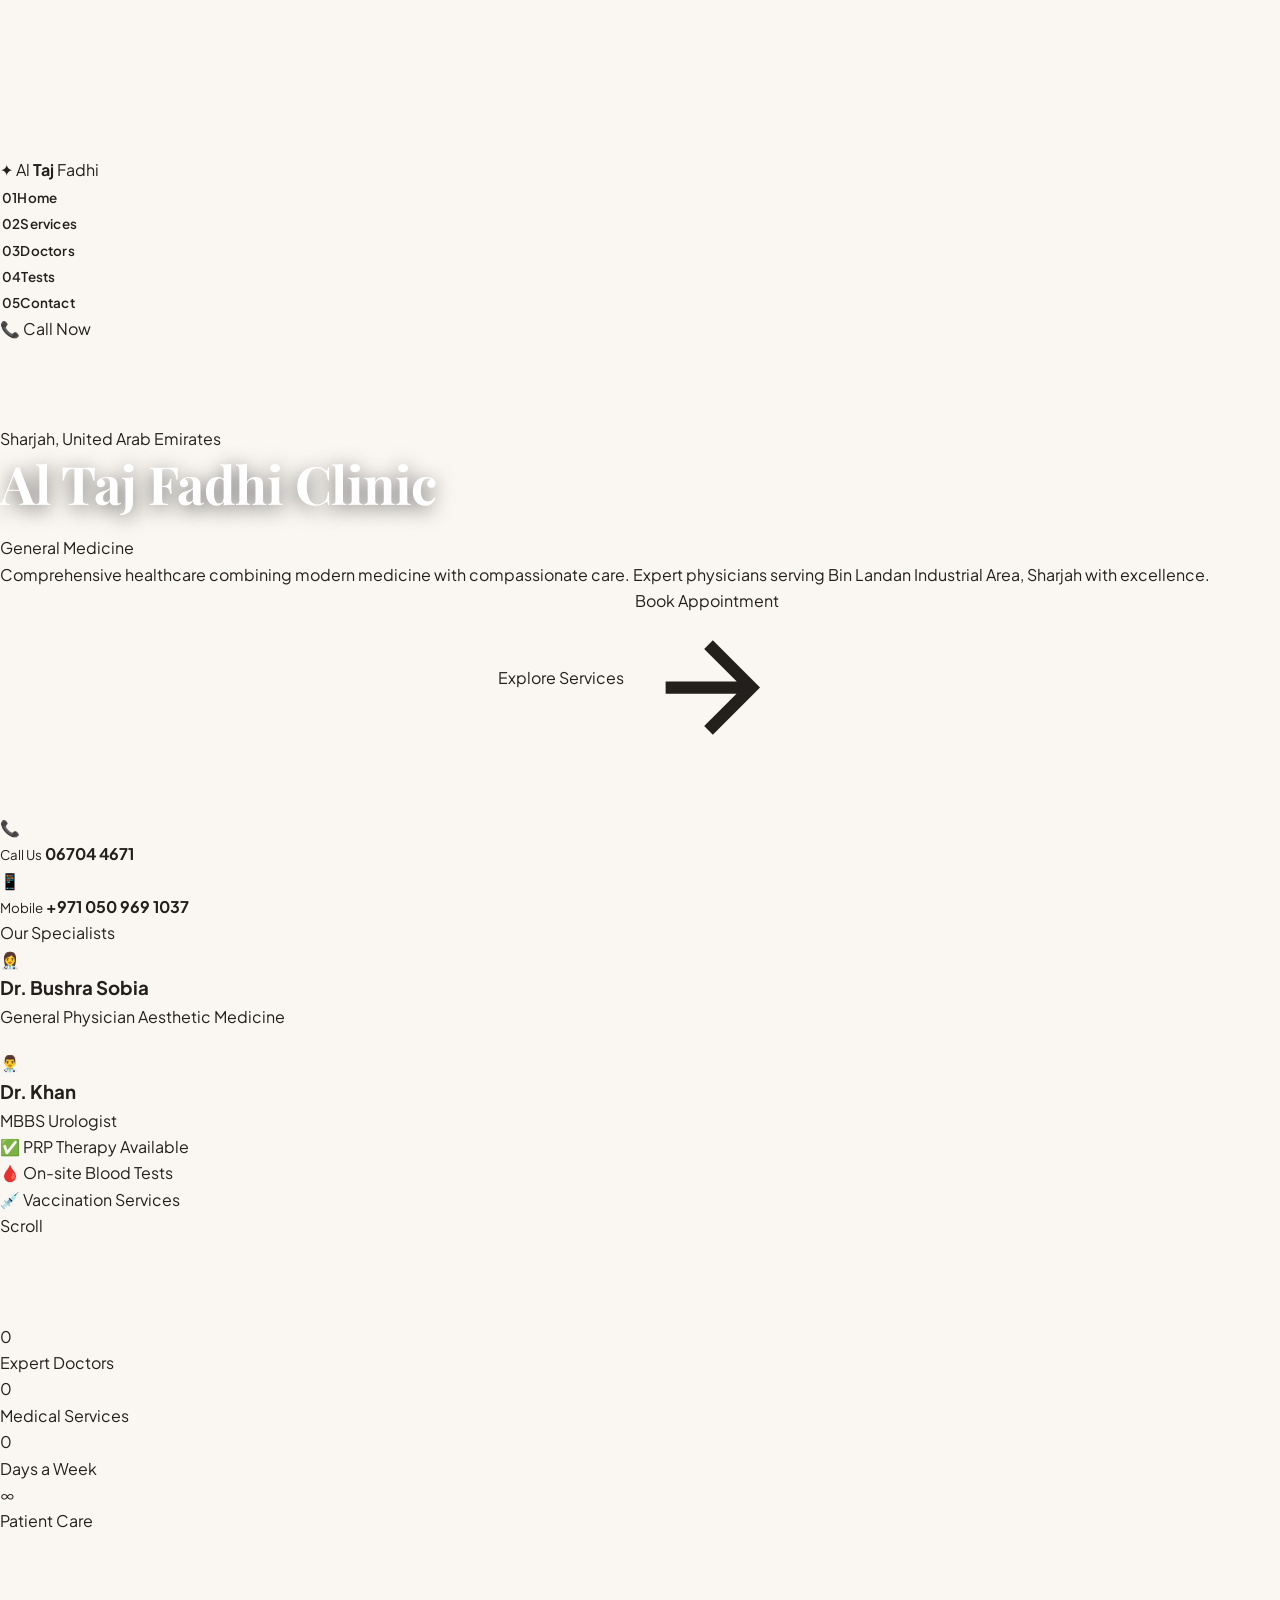
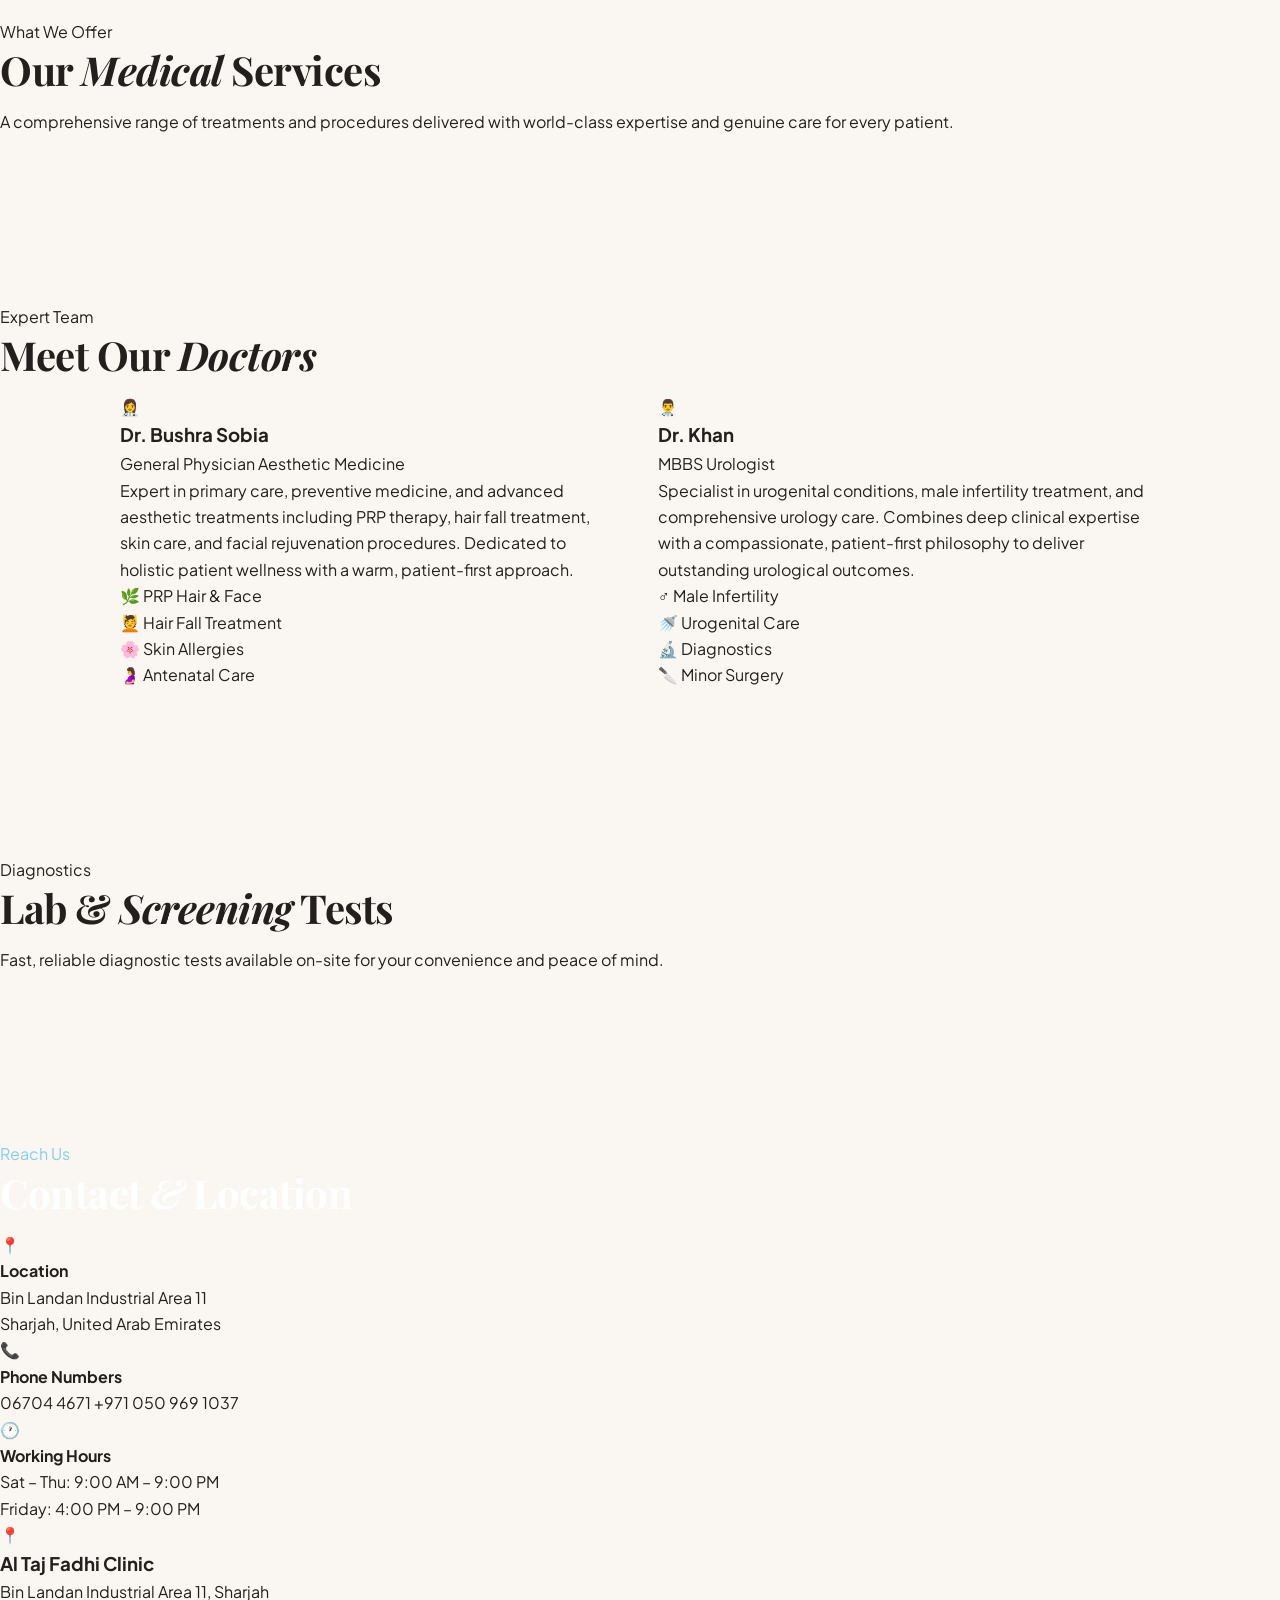
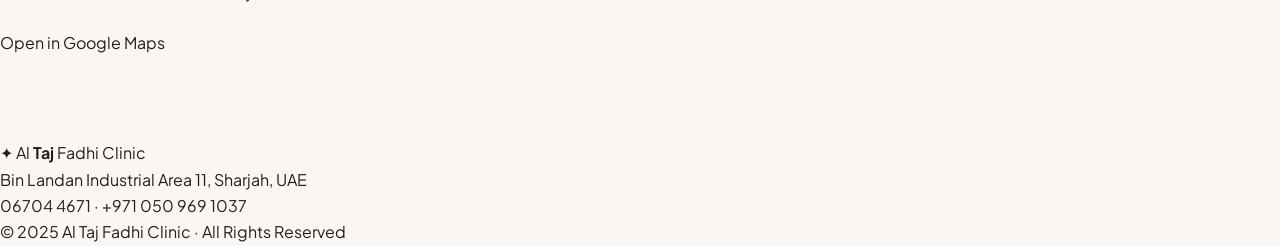
<file: clinic.html>
<!DOCTYPE html>
<html lang="en">
<head>
  <meta charset="UTF-8">
  <meta name="viewport" content="width=device-width, initial-scale=1.0">
  <title>Al Taj Fadhi Clinic – Sharjah, UAE</title>
  <link rel="preconnect" href="https://fonts.googleapis.com">
  <link href="https://fonts.googleapis.com/css2?family=Cormorant+Garamond:wght@400;600;700;900&family=Outfit:wght@300;400;500;600&display=swap" rel="stylesheet">
  <link rel="stylesheet" href="style.css">
</head>
<body>

  <!-- Custom cursor -->
  <div class="cursor" id="cursor"></div>
  <div class="cursor-trail" id="cursorTrail"></div>

  <!-- Particle canvas -->
  <canvas id="particleCanvas"></canvas>

  <!-- NAVBAR -->
  <nav id="navbar">
    <div class="nav-inner">
      <div class="nav-logo">
        <span class="logo-icon">✦</span>
        <span class="logo-text">Al <strong>Taj</strong> Fadhi</span>
      </div>
      <ul class="nav-links" id="navLinks">
        <li><a href="#hero" class="nav-link"><span>01</span>Home</a></li>
        <li><a href="#services" class="nav-link"><span>02</span>Services</a></li>
        <li><a href="#doctors" class="nav-link"><span>03</span>Doctors</a></li>
        <li><a href="#tests" class="nav-link"><span>04</span>Tests</a></li>
        <li><a href="#contact" class="nav-link"><span>05</span>Contact</a></li>
      </ul>
      <a href="tel:+971509691037" class="nav-cta">📞 Call Now</a>
      <div class="hamburger" id="hamburger">
        <span></span><span></span><span></span>
      </div>
    </div>
  </nav>

  <!-- HERO -->
  <section class="hero" id="hero">
    <div class="hero-bg-orbs">
      <div class="orb orb-1"></div>
      <div class="orb orb-2"></div>
      <div class="orb orb-3"></div>
      <div class="orb orb-4"></div>
    </div>
    <div class="hero-grid-lines"></div>

    <div class="hero-content">
      <div class="hero-left">
        <div class="hero-badge">
          <span class="badge-dot"></span>
          Sharjah, United Arab Emirates
        </div>
        <h1 class="hero-title">
          <span class="title-line line-1">Al Taj</span>
          <span class="title-line line-2 accent">Fadhi</span>
          <span class="title-line line-3">Clinic</span>
        </h1>
        <div class="hero-specialties">
          <span class="spec-pill" id="specCycle">General Medicine</span>
        </div>
        <p class="hero-desc">
          Comprehensive healthcare combining modern medicine with compassionate care. Expert physicians serving Bin Landan Industrial Area, Sharjah with excellence.
        </p>
        <div class="hero-actions">
          <a href="#services" class="btn-glow">Explore Services</a>
          <a href="#contact" class="btn-ghost">
            <span>Book Appointment</span>
            <svg viewBox="0 0 24 24" fill="none" stroke="currentColor" stroke-width="2"><path d="M5 12h14M12 5l7 7-7 7"/></svg>
          </a>
        </div>
        <div class="hero-quick-contact">
          <a href="tel:0670446711" class="quick-phone">
            <div class="phone-ring"></div>
            <span class="phone-icon">📞</span>
            <div>
              <small>Call Us</small>
              <strong>06704 4671</strong>
            </div>
          </a>
          <div class="divider-v"></div>
          <a href="tel:+971509691037" class="quick-phone">
            <div class="phone-ring"></div>
            <span class="phone-icon">📱</span>
            <div>
              <small>Mobile</small>
              <strong>+971 050 969 1037</strong>
            </div>
          </a>
        </div>
      </div>
      <div class="hero-right">
        <div class="floating-card card-main">
          <div class="card-glow"></div>
          <div class="card-header">
            <span class="card-dot active"></span>
            <span class="card-dot"></span>
            <span class="card-dot"></span>
            <span class="card-title">Our Specialists</span>
          </div>
          <div class="doctor-profile">
            <div class="doc-avatar-wrap">
              <div class="doc-avatar pulse-ring">👩‍⚕️</div>
              <div class="availability-dot"></div>
            </div>
            <div class="doc-info">
              <h3>Dr. Bushra Sobia</h3>
              <div class="doc-tags">
                <span>General Physician</span>
                <span>Aesthetic Medicine</span>
              </div>
            </div>
          </div>
          <div class="doctor-profile" style="margin-top:20px;">
            <div class="doc-avatar-wrap">
              <div class="doc-avatar pulse-ring">👨‍⚕️</div>
              <div class="availability-dot"></div>
            </div>
            <div class="doc-info">
              <h3>Dr. Khan</h3>
              <div class="doc-tags">
                <span>MBBS</span>
                <span>Urologist</span>
              </div>
            </div>
          </div>
        </div>

        <div class="floating-card card-mini card-mini-1">
          <span class="mini-icon">✅</span>
          <span>PRP Therapy Available</span>
        </div>
        <div class="floating-card card-mini card-mini-2">
          <span class="mini-icon">🩸</span>
          <span>On-site Blood Tests</span>
        </div>
        <div class="floating-card card-mini card-mini-3">
          <span class="mini-icon">💉</span>
          <span>Vaccination Services</span>
        </div>
      </div>
    </div>

    <div class="scroll-indicator">
      <div class="scroll-line"></div>
      <span>Scroll</span>
    </div>
  </section>

  <!-- STATS -->
  <div class="stats-band">
    <div class="stats-inner">
      <div class="stat-item reveal-up">
        <div class="stat-num" data-target="2">0</div>
        <div class="stat-label">Expert Doctors</div>
      </div>
      <div class="stat-divider"></div>
      <div class="stat-item reveal-up" style="--delay:0.1s">
        <div class="stat-num" data-target="20">0</div>
        <div class="stat-label">Medical Services</div>
      </div>
      <div class="stat-divider"></div>
      <div class="stat-item reveal-up" style="--delay:0.2s">
        <div class="stat-num" data-target="7">0</div>
        <div class="stat-label">Days a Week</div>
      </div>
      <div class="stat-divider"></div>
      <div class="stat-item reveal-up" style="--delay:0.3s">
        <div class="stat-num">∞</div>
        <div class="stat-label">Patient Care</div>
      </div>
    </div>
  </div>

  <!-- SERVICES -->
  <section class="services-section" id="services">
    <div class="section-head center reveal-up">
      <div class="section-label">What We Offer</div>
      <h2 class="section-title">Our <em>Medical</em> Services</h2>
      <p class="section-desc">A comprehensive range of treatments and procedures delivered with world-class expertise and genuine care for every patient.</p>
    </div>
    <div class="services-grid" id="servicesGrid"></div>
  </section>

  <!-- DOCTORS -->
  <section class="doctors-section" id="doctors">
    <div class="doctors-bg-deco"></div>
    <div class="section-head reveal-up">
      <div class="section-label">Expert Team</div>
      <h2 class="section-title">Meet Our <em>Doctors</em></h2>
    </div>
    <div class="doctors-grid">
      <div class="doctor-card-big reveal-left">
        <div class="doc-card-bg"></div>
        <div class="doc-card-content">
          <div class="doc-big-avatar">👩‍⚕️</div>
          <div class="doc-card-shimmer"></div>
          <h3>Dr. Bushra Sobia</h3>
          <div class="doc-big-tags">
            <span>General Physician</span>
            <span>Aesthetic Medicine</span>
          </div>
          <p>Expert in primary care, preventive medicine, and advanced aesthetic treatments including PRP therapy, hair fall treatment, skin care, and facial rejuvenation procedures. Dedicated to holistic patient wellness with a warm, patient-first approach.</p>
          <div class="doc-highlights">
            <div class="highlight-item"><span class="hl-icon">🌿</span> PRP Hair & Face</div>
            <div class="highlight-item"><span class="hl-icon">💆</span> Hair Fall Treatment</div>
            <div class="highlight-item"><span class="hl-icon">🌸</span> Skin Allergies</div>
            <div class="highlight-item"><span class="hl-icon">🤰</span> Antenatal Care</div>
          </div>
        </div>
      </div>
      <div class="doctor-card-big reveal-right">
        <div class="doc-card-bg"></div>
        <div class="doc-card-content">
          <div class="doc-big-avatar">👨‍⚕️</div>
          <div class="doc-card-shimmer"></div>
          <h3>Dr. Khan</h3>
          <div class="doc-big-tags">
            <span>MBBS</span>
            <span>Urologist</span>
          </div>
          <p>Specialist in urogenital conditions, male infertility treatment, and comprehensive urology care. Combines deep clinical expertise with a compassionate, patient-first philosophy to deliver outstanding urological outcomes.</p>
          <div class="doc-highlights">
            <div class="highlight-item"><span class="hl-icon">♂️</span> Male Infertility</div>
            <div class="highlight-item"><span class="hl-icon">🚿</span> Urogenital Care</div>
            <div class="highlight-item"><span class="hl-icon">🔬</span> Diagnostics</div>
            <div class="highlight-item"><span class="hl-icon">🔪</span> Minor Surgery</div>
          </div>
        </div>
      </div>
    </div>
  </section>

  <!-- TESTS -->
  <section class="tests-section" id="tests">
    <div class="section-head center reveal-up">
      <div class="section-label">Diagnostics</div>
      <h2 class="section-title">Lab & <em>Screening</em> Tests</h2>
      <p class="section-desc">Fast, reliable diagnostic tests available on-site for your convenience and peace of mind.</p>
    </div>
    <div class="tests-grid" id="testsGrid"></div>
  </section>

  <!-- CONTACT -->
  <section class="contact-section" id="contact">
    <div class="contact-orbs">
      <div class="c-orb c-orb-1"></div>
      <div class="c-orb c-orb-2"></div>
    </div>
    <div class="section-head reveal-up">
      <div class="section-label" style="color:#87ceeb">Reach Us</div>
      <h2 class="section-title" style="color:#fff">Contact <em>&</em> Location</h2>
    </div>
    <div class="contact-grid">
      <div class="contact-cards reveal-left">
        <div class="contact-card">
          <div class="cc-icon">📍</div>
          <div class="cc-body">
            <h4>Location</h4>
            <p>Bin Landan Industrial Area 11<br>Sharjah, United Arab Emirates</p>
          </div>
        </div>
        <div class="contact-card">
          <div class="cc-icon">📞</div>
          <div class="cc-body">
            <h4>Phone Numbers</h4>
            <a href="tel:0670446711">06704 4671</a>
            <a href="tel:+971509691037">+971 050 969 1037</a>
          </div>
        </div>
        <div class="contact-card">
          <div class="cc-icon">🕐</div>
          <div class="cc-body">
            <h4>Working Hours</h4>
            <p>Sat – Thu: 9:00 AM – 9:00 PM</p>
            <p>Friday: 4:00 PM – 9:00 PM</p>
          </div>
        </div>
      </div>
      <div class="map-card reveal-right">
        <div class="map-inner">
          <div class="map-pulse">
            <div class="pulse-circle"></div>
            <div class="pulse-dot">📍</div>
          </div>
          <h3>Al Taj Fadhi Clinic</h3>
          <p>Bin Landan Industrial Area 11, Sharjah</p>
          <a href="https://maps.google.com/?q=Bin+Landan+Industrial+Area+11+Sharjah" target="_blank" class="btn-glow" style="margin-top:24px;display:inline-block;">Open in Google Maps</a>
        </div>
      </div>
    </div>
  </section>

  <!-- FOOTER -->
  <footer class="footer">
    <div class="footer-inner">
      <div class="footer-logo">
        <span class="logo-icon">✦</span>
        <span>Al <strong>Taj</strong> Fadhi Clinic</span>
      </div>
      <p>Bin Landan Industrial Area 11, Sharjah, UAE</p>
      <div class="footer-phones">
        <a href="tel:0670446711">06704 4671</a>
        <span>·</span>
        <a href="tel:+971509691037">+971 050 969 1037</a>
      </div>
      <p class="footer-copy">© 2025 Al Taj Fadhi Clinic · All Rights Reserved</p>
    </div>
  </footer>

  <script src="script.js"></script>
</body>
</html>
</file>
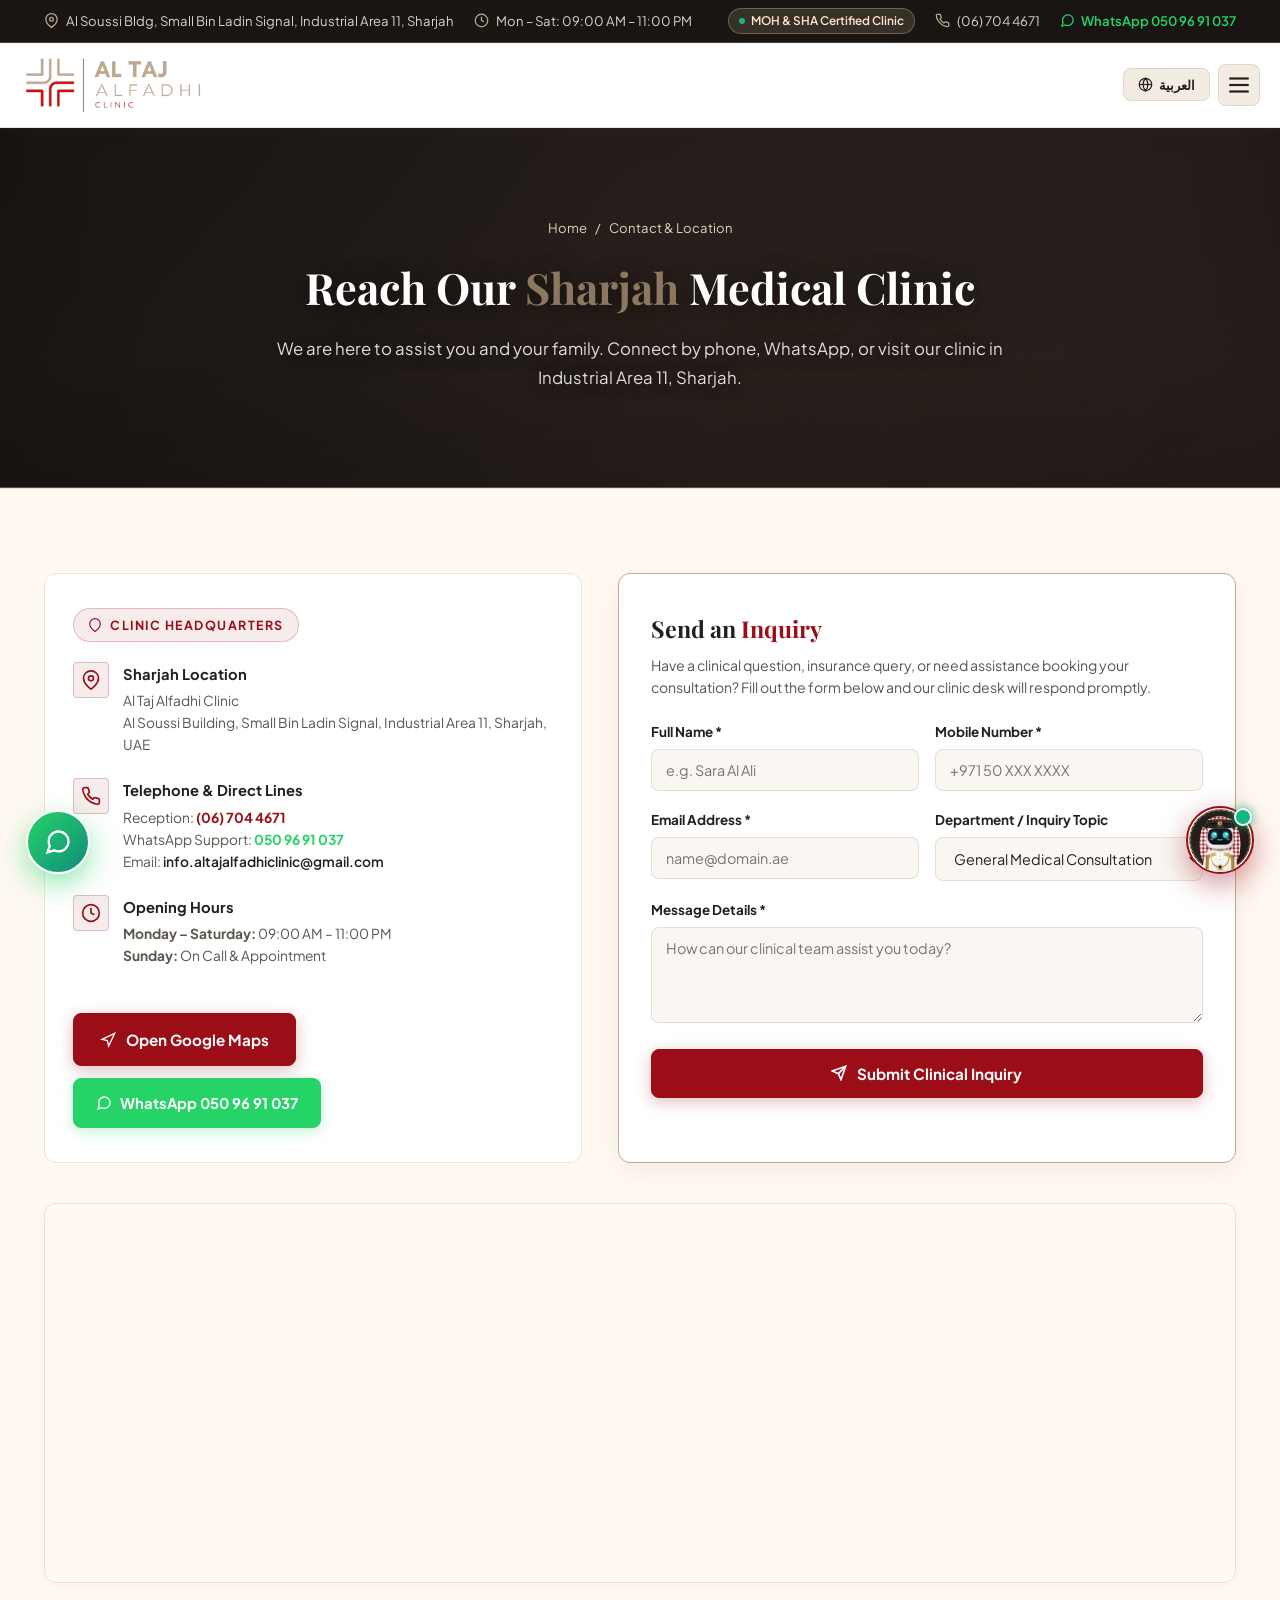
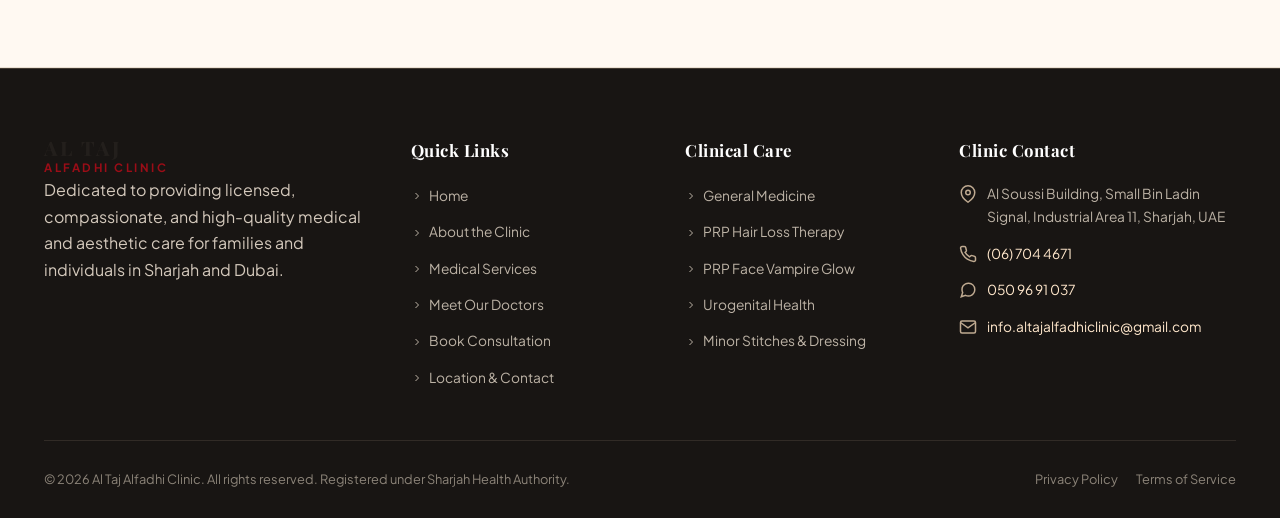
<file: contact.html>
<!DOCTYPE html>
<html lang="en" dir="ltr">
<head>
  <meta charset="UTF-8">
  <meta name="viewport" content="width=device-width, initial-scale=1.0">
  <title>Contact & Location | Al Taj Alfadhi Clinic Sharjah, UAE</title>
  <meta name="description" content="Contact Al Taj Alfadhi Clinic in Industrial Area 11, Sharjah. Landline (06) 704 4671, WhatsApp 050 96 91 037, opening hours Monday to Saturday 9am-11pm.">
  <meta name="keywords" content="contact Al Taj clinic, clinic location Sharjah, medical clinic Industrial Area 11, clinic phone number Sharjah, 067044671">
  
  <!-- Global CDN Preconnect & Performance Optimizations -->
  <link rel="preconnect" href="https://fonts.googleapis.com">
  <link rel="preconnect" href="https://fonts.gstatic.com" crossorigin>
  <link rel="preconnect" href="https://images.unsplash.com">
  <link rel="dns-prefetch" href="https://cdnjs.cloudflare.com">

  <!-- Favicon & Mobile Touch Icons -->
  <link rel="icon" type="image/png" sizes="512x512" href="favicon-al-taj.png?v=20261004">
  <link rel="shortcut icon" type="image/png" href="favicon-al-taj.png?v=20261004">
  <link rel="apple-touch-icon" sizes="512x512" href="favicon-al-taj.png?v=20261004">
  <link rel="manifest" href="site.webmanifest?v=20261004">
  <meta name="theme-color" content="#9B0D17">

  <link rel="stylesheet" href="style.css?v=20261016-6">
</head>
<body>

  <!-- Top Announcement Bar -->
  <div class="top-bar">
    <div class="top-bar-inner">
      <div class="top-bar-items">
        <div class="top-bar-item">
          <svg width="15" height="15" viewBox="0 0 24 24" fill="none" stroke="currentColor" stroke-width="2"><path d="M21 10c0 7-9 13-9 13s-9-6-9-13a9 9 0 0 1 18 0z"></path><circle cx="12" cy="10" r="3"></circle></svg>
          <span>Al Soussi Bldg, Small Bin Ladin Signal, Industrial Area 11, Sharjah</span>
        </div>
        <div class="top-bar-item">
          <svg width="15" height="15" viewBox="0 0 24 24" fill="none" stroke="currentColor" stroke-width="2"><circle cx="12" cy="12" r="10"></circle><polyline points="12 6 12 12 16 14"></polyline></svg>
          <span>Mon – Sat: 09:00 AM – 11:00 PM</span>
        </div>
      </div>
      <div class="top-bar-items">
        <div class="top-bar-badge">
          <span class="dot"></span>
          <span>MOH & SHA Certified Clinic</span>
        </div>
        <div class="top-bar-item">
          <svg width="15" height="15" viewBox="0 0 24 24" fill="none" stroke="currentColor" stroke-width="2"><path d="M22 16.92v3a2 2 0 0 1-2.18 2 19.79 19.79 0 0 1-8.63-3.07 19.5 19.5 0 0 1-6-6 19.79 19.79 0 0 1-3.07-8.67A2 2 0 0 1 4.11 2h3a2 2 0 0 1 2 1.72 12.84 12.84 0 0 0 .7 2.81 2 2 0 0 1-.45 2.11L8.09 9.91a16 16 0 0 0 6 6l1.27-1.27a2 2 0 0 1 2.11-.45 12.84 12.84 0 0 0 2.81.7A2 2 0 0 1 22 16.92z"></path></svg>
          <a href="tel:+97167044671">(06) 704 4671</a>
        </div>
        <a href="https://wa.me/971509691037" target="_blank" class="top-whatsapp-link">
          <svg width="15" height="15" viewBox="0 0 24 24" fill="none" stroke="currentColor" stroke-width="2"><path d="M21 11.5a8.38 8.38 0 0 1-.9 3.8 8.5 8.5 0 0 1-7.6 4.7 8.38 8.38 0 0 1-3.8-.9L3 21l1.9-5.7a8.38 8.38 0 0 1-.9-3.8 8.5 8.5 0 0 1 4.7-7.6 8.38 8.38 0 0 1 3.8-.9h.5a8.48 8.48 0 0 1 8 8v.5z"></path></svg>
          <span>WhatsApp 050 96 91 037</span>
        </a>
      </div>
    </div>
  </div>

  <!-- Header Navigation -->
  <header class="site-header">
    <div class="nav-container">
      <a href="index.html" class="brand-logo" aria-label="Al Taj Alfadhi Clinic Home">
        <img src="assests/al-taj-alfadhi-logo-transparent.png?v=20261004" class="brand-logo-image"
          alt="Al Taj Alfadhi Clinic" width="214" height="76">
        <svg class="logo-symbol" viewBox="0 0 100 100" fill="none" xmlns="http://www.w3.org/2000/svg">
          <path d="M24 16V44" stroke="#BFAA91" stroke-width="7" stroke-linecap="round"/>
          <path d="M38 16V44" stroke="#BFAA91" stroke-width="7" stroke-linecap="round"/>
          <path d="M52 16V30H78" stroke="#BFAA91" stroke-width="7" stroke-linecap="round" stroke-linejoin="round"/>
          <path d="M52 44H78" stroke="#BFAA91" stroke-width="7" stroke-linecap="round"/>
          <path d="M12 44H38" stroke="#BFAA91" stroke-width="7" stroke-linecap="round"/>
          <path d="M12 56H38" stroke="#9B0D17" stroke-width="7" stroke-linecap="round"/>
          <path d="M24 56V70H12" stroke="#9B0D17" stroke-width="7" stroke-linecap="round" stroke-linejoin="round"/>
          <path d="M38 56V84" stroke="#9B0D17" stroke-width="7" stroke-linecap="round"/>
          <path d="M52 56V84" stroke="#9B0D17" stroke-width="7" stroke-linecap="round"/>
          <path d="M66 56V70H88" stroke="#9B0D17" stroke-width="7" stroke-linecap="round" stroke-linejoin="round"/>
          <path d="M66 84H88" stroke="#9B0D17" stroke-width="7" stroke-linecap="round"/>
        </svg>
        <div class="brand-text">
          <span class="brand-title">AL TAJ</span>
          <span class="brand-subtitle">ALFADHI</span>
          <span class="brand-tagline">CLINIC • SHARJAH</span>
        </div>
      </a>

      <nav class="nav-menu">
        <a href="index.html" class="nav-link">Home</a>
        <a href="about.html" class="nav-link">About Us</a>
        <a href="services.html" class="nav-link">Services</a>
        <a href="doctors.html" class="nav-link">Doctors</a>
        <a href="services.html?tab=aesthetic" class="nav-link">PRP & Aesthetic Care</a>
        <a href="about.html#faq" class="nav-link">Patient Resources</a>
        <a href="contact.html" class="nav-link active">Contact</a>
      </nav>

      <div class="nav-actions">
        <button type="button" class="lang-switch-btn">
          <svg width="15" height="15" viewBox="0 0 24 24" fill="none" stroke="currentColor" stroke-width="2"><circle cx="12" cy="12" r="10"></circle><line x1="2" y1="12" x2="22" y2="12"></line><path d="M12 2a15.3 15.3 0 0 1 4 10 15.3 15.3 0 0 1-4 10 15.3 15.3 0 0 1-4-10 15.3 15.3 0 0 1 4-10z"></path></svg>
          <span>العربية</span>
        </button>
        <a href="https://wa.me/971509691037" target="_blank" class="btn-header-whatsapp">
          <svg width="15" height="15" viewBox="0 0 24 24" fill="none" stroke="currentColor" stroke-width="2"><path d="M21 11.5a8.38 8.38 0 0 1-.9 3.8 8.5 8.5 0 0 1-7.6 4.7 8.38 8.38 0 0 1-3.8-.9L3 21l1.9-5.7a8.38 8.38 0 0 1-.9-3.8 8.5 8.5 0 0 1 4.7-7.6 8.38 8.38 0 0 1 3.8-.9h.5a8.48 8.48 0 0 1 8 8v.5z"></path></svg>
          <span>WhatsApp Us</span>
        </a>
        <a href="appointment.html" class="btn-header-book">
          <svg width="15" height="15" viewBox="0 0 24 24" fill="none" stroke="currentColor" stroke-width="2"><rect x="3" y="4" width="18" height="18" rx="2" ry="2"></rect><line x1="16" y1="2" x2="16" y2="6"></line><line x1="8" y1="2" x2="8" y2="6"></line></svg>
          <span>Book a Consultation</span>
        </a>
        <button class="mobile-toggle" aria-label="Toggle Navigation Menu">
          <svg width="26" height="26" viewBox="0 0 24 24" fill="none" stroke="currentColor" stroke-width="2"><line x1="3" y1="12" x2="21" y2="12"></line><line x1="3" y1="6" x2="21" y2="6"></line><line x1="3" y1="18" x2="21" y2="18"></line></svg>
        </button>
      </div>
    </div>
  </header>

  <!-- Mobile Drawer -->
  <div class="drawer-overlay"></div>
  <aside class="mobile-drawer">
    <div>
      <div class="drawer-header">
        <div class="brand-text">
          <span class="brand-title">AL TAJ</span>
          <span class="brand-subtitle">ALFADHI CLINIC</span>
        </div>
        <button class="drawer-close"><svg width="24" height="24" viewBox="0 0 24 24" fill="none" stroke="currentColor" stroke-width="2"><line x1="18" y1="6" x2="6" y2="18"></line><line x1="6" y1="6" x2="18" y2="18"></line></svg></button>
      </div>
      <nav class="drawer-nav">
        <a href="index.html" class="drawer-link"><svg width="18" height="18" viewBox="0 0 24 24" fill="none" stroke="currentColor" stroke-width="2"><path d="M3 9l9-7 9 7v11a2 2 0 0 1-2 2H5a2 2 0 0 1-2-2z"></path></svg><span>Home</span></a>
        <a href="about.html" class="drawer-link"><svg width="18" height="18" viewBox="0 0 24 24" fill="none" stroke="currentColor" stroke-width="2"><path d="M20 21v-2a4 4 0 0 0-4-4H8a4 4 0 0 0-4 4v2"></path><circle cx="12" cy="7" r="4"></circle></svg><span>About Us</span></a>
        <a href="services.html" class="drawer-link"><svg width="18" height="18" viewBox="0 0 24 24" fill="none" stroke="currentColor" stroke-width="2"><path d="M22 12h-4l-3 9L9 3l-3 9H2"></path></svg><span>Medical Services</span></a>
        <a href="doctors.html" class="drawer-link"><svg width="18" height="18" viewBox="0 0 24 24" fill="none" stroke="currentColor" stroke-width="2"><path d="M17 21v-2a4 4 0 0 0-4-4H5a4 4 0 0 0-4 4v2"></path><circle cx="9" cy="7" r="4"></circle></svg><span>Our Doctors</span></a>
        <a href="services.html?tab=aesthetic" class="drawer-link"><svg width="18" height="18" viewBox="0 0 24 24" fill="none" stroke="currentColor" stroke-width="2"><polygon points="12 2 15.09 8.26 22 9.27 17 14.14 18.18 21.02 12 17.77 5.82 21.02 7 14.14 2 9.27 8.91 8.26 12 2"></polygon></svg><span>PRP & Aesthetic Care</span></a>
        <a href="about.html#faq" class="drawer-link"><svg width="18" height="18" viewBox="0 0 24 24" fill="none" stroke="currentColor" stroke-width="2"><circle cx="12" cy="12" r="10"></circle><path d="M9.1 9a3 3 0 1 1 5.8 1c0 2-3 2-3 4"></path><line x1="12" y1="18" x2="12.01" y2="18"></line></svg><span>Patient Resources</span></a>
        <a href="appointment.html" class="drawer-link"><svg width="18" height="18" viewBox="0 0 24 24" fill="none" stroke="currentColor" stroke-width="2"><rect x="3" y="4" width="18" height="18" rx="2" ry="2"></rect><line x1="16" y1="2" x2="16" y2="6"></line><line x1="8" y1="2" x2="8" y2="6"></line></svg><span>Book Consultation</span></a>
        <a href="contact.html" class="drawer-link active"><svg width="18" height="18" viewBox="0 0 24 24" fill="none" stroke="currentColor" stroke-width="2"><path d="M21 10c0 7-9 13-9 13s-9-6-9-13a9 9 0 0 1 18 0z"></path></svg><span>Location & Contact</span></a>
      </nav>
    </div>
    <div class="drawer-footer">
      <a href="appointment.html" class="btn-primary" style="width: 100%;">Book a Consultation</a>
    </div>
  </aside>

  <!-- Page Hero Banner -->
  <section class="page-hero page-hero--video">
    <div class="page-hero-media" aria-hidden="true">
      <video class="page-hero-video" autoplay muted loop playsinline preload="metadata">
        <source src="assests/gemini_generated_video_ba7a7b59.mp4" type="video/mp4">
      </video>
      <div class="page-hero-video-overlay"></div>
    </div>
    <div class="page-hero-inner">
      <div class="breadcrumb-trail">
        <a href="index.html">Home</a>
        <span>/</span>
        <span>Contact & Location</span>
      </div>
      <h1 class="page-hero-title">Reach Our <span class="accent-taupe">Sharjah</span> Medical Clinic</h1>
      <p class="page-hero-subtitle">
        We are here to assist you and your family. Connect by phone, WhatsApp, or visit our clinic in Industrial Area 11, Sharjah.
      </p>
    </div>
  </section>

  <!-- Main Contact Section -->
  <main>
    <section class="section-cream">
      <div class="container">
        <div class="location-grid">
          <!-- Col 1: Clinic Information -->
          <div class="location-details-box">
            <div>
              <span class="section-badge" style="margin-bottom: 20px;">
                <svg width="14" height="14" viewBox="0 0 24 24" fill="none" stroke="currentColor" stroke-width="2"><path d="M21 10c0 7-9 13-9 13s-9-6-9-13a9 9 0 0 1 18 0z"></path></svg>
                Clinic Headquarters
              </span>

              <div class="location-item">
                <div class="location-icon">
                  <svg width="20" height="20" viewBox="0 0 24 24" fill="none" stroke="currentColor" stroke-width="2"><path d="M21 10c0 7-9 13-9 13s-9-6-9-13a9 9 0 0 1 18 0z"></path><circle cx="12" cy="10" r="3"></circle></svg>
                </div>
                <div>
                  <h4 class="location-title">Sharjah Location</h4>
                  <p class="location-desc">Al Taj Alfadhi Clinic<br>Al Soussi Building, Small Bin Ladin Signal, Industrial Area 11, Sharjah, UAE</p>
                </div>
              </div>

              <div class="location-item">
                <div class="location-icon">
                  <svg width="20" height="20" viewBox="0 0 24 24" fill="none" stroke="currentColor" stroke-width="2"><path d="M22 16.92v3a2 2 0 0 1-2.18 2 19.79 19.79 0 0 1-8.63-3.07 19.5 19.5 0 0 1-6-6 19.79 19.79 0 0 1-3.07-8.67A2 2 0 0 1 4.11 2h3a2 2 0 0 1 2 1.72 12.84 12.84 0 0 0 .7 2.81 2 2 0 0 1-.45 2.11L8.09 9.91a16 16 0 0 0 6 6l1.27-1.27a2 2 0 0 1 2.11-.45 12.84 12.84 0 0 0 2.81.7A2 2 0 0 1 22 16.92z"></path></svg>
                </div>
                <div>
                  <h4 class="location-title">Telephone & Direct Lines</h4>
                  <p class="location-desc">
                    Reception: <a href="tel:+97167044671" style="font-weight: 700; color: var(--color-burgundy);">(06) 704 4671</a><br>
                    WhatsApp Support: <a href="https://wa.me/971509691037" target="_blank" style="font-weight: 700; color: #25D366;">050 96 91 037</a><br>
                    Email: <a href="mailto:info.altajalfadhiclinic@gmail.com" style="font-weight: 600; color: var(--color-text-main);">info.altajalfadhiclinic@gmail.com</a>
                  </p>
                </div>
              </div>

              <div class="location-item">
                <div class="location-icon">
                  <svg width="20" height="20" viewBox="0 0 24 24" fill="none" stroke="currentColor" stroke-width="2"><circle cx="12" cy="12" r="10"></circle><polyline points="12 6 12 12 16 14"></polyline></svg>
                </div>
                <div>
                  <h4 class="location-title">Opening Hours</h4>
                  <p class="location-desc">
                    <strong>Monday – Saturday:</strong> 09:00 AM – 11:00 PM<br>
                    <strong>Sunday:</strong> On Call & Appointment
                  </p>
                </div>
              </div>
            </div>

            <div style="display: flex; gap: 12px; flex-wrap: wrap; margin-top: 24px;">
              <a href="https://maps.google.com/?q=Al+Soussi+Building+Industrial+Area+11+Sharjah" target="_blank" rel="noopener noreferrer" class="btn-primary">
                <svg width="16" height="16" viewBox="0 0 24 24" fill="none" stroke="currentColor" stroke-width="2"><polygon points="3 11 22 2 13 21 11 13 3 11"></polygon></svg>
                <span>Open Google Maps</span>
              </a>
              <a href="https://wa.me/971509691037" target="_blank" class="btn-whatsapp">
                <svg width="16" height="16" viewBox="0 0 24 24" fill="none" stroke="currentColor" stroke-width="2"><path d="M21 11.5a8.38 8.38 0 0 1-.9 3.8 8.5 8.5 0 0 1-7.6 4.7 8.38 8.38 0 0 1-3.8-.9L3 21l1.9-5.7a8.38 8.38 0 0 1-.9-3.8 8.5 8.5 0 0 1 4.7-7.6 8.38 8.38 0 0 1 3.8-.9h.5a8.48 8.48 0 0 1 8 8v.5z"></path></svg>
                <span>WhatsApp 050 96 91 037</span>
              </a>
            </div>
          </div>

          <!-- Col 2: Inquiry / Contact Form -->
          <div class="booking-card" style="background: var(--color-white); border: 1.5px solid var(--color-taupe); box-shadow: var(--shadow-md);">
            <h3 style="font-family: var(--font-serif); font-size: 1.45rem; font-weight: 700; color: var(--color-black); margin-bottom: 6px;">
              Send an <span class="accent-burgundy">Inquiry</span>
            </h3>
            <p style="font-size: 0.88rem; color: var(--color-text-muted); line-height: 1.6; margin-bottom: 22px;">
              Have a clinical question, insurance query, or need assistance booking your consultation? Fill out the form below and our clinic desk will respond promptly.
            </p>

            <form id="contactInquiryForm" onsubmit="event.preventDefault(); alert('Thank you! Your message has been received by Al Taj Alfadhi Clinic.'); this.reset();">
              <div class="form-row-2">
                <div class="form-group">
                  <label for="contactName" class="form-label">Full Name *</label>
                  <input type="text" id="contactName" class="form-control" placeholder="e.g. Sara Al Ali" required>
                </div>
                <div class="form-group">
                  <label for="contactPhone" class="form-label">Mobile Number *</label>
                  <input type="tel" id="contactPhone" class="form-control" placeholder="+971 50 XXX XXXX" required>
                </div>
              </div>

              <div class="form-row-2">
                <div class="form-group">
                  <label for="contactEmail" class="form-label">Email Address *</label>
                  <input type="email" id="contactEmail" class="form-control" placeholder="name@domain.ae" required>
                </div>
                <div class="form-group">
                  <label for="contactSubject" class="form-label">Department / Inquiry Topic</label>
                  <select id="contactSubject" class="form-control">
                    <option value="General Inquiry">General Medical Consultation</option>
                    <option value="Aesthetic & PRP">Aesthetic & PRP Rejuvenation</option>
                    <option value="Doctor Availability">Doctor Consultation Scheduling</option>
                    <option value="Fees & Billing">Consultation Fees & Guidance</option>
                  </select>
                </div>
              </div>

              <div class="form-group">
                <label for="contactMessage" class="form-label">Message Details *</label>
                <textarea id="contactMessage" class="form-control" rows="4" placeholder="How can our clinical team assist you today?" required></textarea>
              </div>

              <button type="submit" class="btn-primary" style="width: 100%; padding: 14px;">
                <svg width="16" height="16" viewBox="0 0 24 24" fill="none" stroke="currentColor" stroke-width="2.5"><line x1="22" y1="2" x2="11" y2="13"></line><polygon points="22 2 15 22 11 13 2 9 22 2"></polygon></svg>
                <span>Submit Clinical Inquiry</span>
              </button>
            </form>
          </div>
        </div>

        <!-- Google Map Embed -->
        <div class="map-wrapper" style="margin-top: 40px;">
          <iframe src="https://www.google.com/maps/embed?pb=!1m18!1m12!1m3!1d14427.574676406208!2d55.3789063!3d25.3340578!2m3!1f0!2f0!3f0!3m2!1i1024!2i768!4f13.1!3m3!1m2!1s0x3e5f5bc912386971%3A0x6a2c2069bba2a2ce!2sAl%20Majaz%2C%20Sharjah%20-%20United%20Arab%20Emirates!5e0!3m2!1sen!2sae!4v1710000000000!5m2!1sen!2sae" allowfullscreen="" loading="lazy" referrerpolicy="no-referrer-when-downgrade" title="Al Taj Alfadhi Clinic Google Map"></iframe>
        </div>
      </div>
    </section>
  </main>

  <!-- Footer -->
  <footer class="site-footer">
    <div class="container">
      <div class="footer-grid">
        <div class="footer-brand-col">
          <div class="brand-text">
            <span class="brand-title">AL TAJ</span>
            <span class="brand-subtitle">ALFADHI CLINIC</span>
          </div>
          <p class="footer-desc">Dedicated to providing licensed, compassionate, and high-quality medical and aesthetic care for families and individuals in Sharjah and Dubai.</p>
        </div>

        <div>
          <h4 class="footer-heading">Quick Links</h4>
          <ul class="footer-links">
            <li><a href="index.html" class="footer-link"><svg width="12" height="12" viewBox="0 0 24 24" fill="none" stroke="currentColor" stroke-width="2"><polyline points="9 18 15 12 9 6"></polyline></svg> Home</a></li>
            <li><a href="about.html" class="footer-link"><svg width="12" height="12" viewBox="0 0 24 24" fill="none" stroke="currentColor" stroke-width="2"><polyline points="9 18 15 12 9 6"></polyline></svg> About the Clinic</a></li>
            <li><a href="services.html" class="footer-link"><svg width="12" height="12" viewBox="0 0 24 24" fill="none" stroke="currentColor" stroke-width="2"><polyline points="9 18 15 12 9 6"></polyline></svg> Medical Services</a></li>
            <li><a href="doctors.html" class="footer-link"><svg width="12" height="12" viewBox="0 0 24 24" fill="none" stroke="currentColor" stroke-width="2"><polyline points="9 18 15 12 9 6"></polyline></svg> Meet Our Doctors</a></li>
            <li><a href="appointment.html" class="footer-link"><svg width="12" height="12" viewBox="0 0 24 24" fill="none" stroke="currentColor" stroke-width="2"><polyline points="9 18 15 12 9 6"></polyline></svg> Book Consultation</a></li>
            <li><a href="contact.html" class="footer-link"><svg width="12" height="12" viewBox="0 0 24 24" fill="none" stroke="currentColor" stroke-width="2"><polyline points="9 18 15 12 9 6"></polyline></svg> Location & Contact</a></li>
          </ul>
        </div>

        <div>
          <h4 class="footer-heading">Clinical Care</h4>
          <ul class="footer-links">
            <li><a href="services.html" class="footer-link"><svg width="12" height="12" viewBox="0 0 24 24" fill="none" stroke="currentColor" stroke-width="2"><polyline points="9 18 15 12 9 6"></polyline></svg> General Medicine</a></li>
            <li><a href="services.html" class="footer-link"><svg width="12" height="12" viewBox="0 0 24 24" fill="none" stroke="currentColor" stroke-width="2"><polyline points="9 18 15 12 9 6"></polyline></svg> PRP Hair Loss Therapy</a></li>
            <li><a href="services.html" class="footer-link"><svg width="12" height="12" viewBox="0 0 24 24" fill="none" stroke="currentColor" stroke-width="2"><polyline points="9 18 15 12 9 6"></polyline></svg> PRP Face Vampire Glow</a></li>
            <li><a href="services.html" class="footer-link"><svg width="12" height="12" viewBox="0 0 24 24" fill="none" stroke="currentColor" stroke-width="2"><polyline points="9 18 15 12 9 6"></polyline></svg> Urogenital Health</a></li>
            <li><a href="services.html" class="footer-link"><svg width="12" height="12" viewBox="0 0 24 24" fill="none" stroke="currentColor" stroke-width="2"><polyline points="9 18 15 12 9 6"></polyline></svg> Minor Stitches & Dressing</a></li>
          </ul>
        </div>

        <div>
          <h4 class="footer-heading">Clinic Contact</h4>
          <div class="footer-contact-list">
            <div class="footer-contact-item">
              <svg width="18" height="18" viewBox="0 0 24 24" fill="none" stroke="currentColor" stroke-width="2"><path d="M21 10c0 7-9 13-9 13s-9-6-9-13a9 9 0 0 1 18 0z"></path><circle cx="12" cy="10" r="3"></circle></svg>
              <span>Al Soussi Building, Small Bin Ladin Signal, Industrial Area 11, Sharjah, UAE</span>
            </div>
            <div class="footer-contact-item">
              <svg width="18" height="18" viewBox="0 0 24 24" fill="none" stroke="currentColor" stroke-width="2"><path d="M22 16.92v3a2 2 0 0 1-2.18 2 19.79 19.79 0 0 1-8.63-3.07 19.5 19.5 0 0 1-6-6 19.79 19.79 0 0 1-3.07-8.67A2 2 0 0 1 4.11 2h3a2 2 0 0 1 2 1.72 12.84 12.84 0 0 0 .7 2.81 2 2 0 0 1-.45 2.11L8.09 9.91a16 16 0 0 0 6 6l1.27-1.27a2 2 0 0 1 2.11-.45 12.84 12.84 0 0 0 2.81.7A2 2 0 0 1 22 16.92z"></path></svg>
              <a href="tel:+97167044671" style="color: var(--color-cream);">(06) 704 4671</a>
            </div>
            <div class="footer-contact-item">
              <svg width="18" height="18" viewBox="0 0 24 24" fill="none" stroke="currentColor" stroke-width="2"><path d="M21 11.5a8.38 8.38 0 0 1-.9 3.8 8.5 8.5 0 0 1-7.6 4.7 8.38 8.38 0 0 1-3.8-.9L3 21l1.9-5.7a8.38 8.38 0 0 1-.9-3.8 8.5 8.5 0 0 1 4.7-7.6 8.38 8.38 0 0 1 3.8-.9h.5a8.48 8.48 0 0 1 8 8v.5z"></path></svg>
              <a href="https://wa.me/971509691037" target="_blank" style="color: var(--color-cream);">050 96 91 037</a>
            </div>
            <div class="footer-contact-item">
              <svg width="18" height="18" viewBox="0 0 24 24" fill="none" stroke="currentColor" stroke-width="2"><path d="M4 4h16c1.1 0 2 .9 2 2v12c0 1.1-.9 2-2 2H4c-1.1 0-2-.9-2-2V6c0-1.1.9-2 2-2z"></path><polyline points="22,6 12,13 2,6"></polyline></svg>
              <a href="mailto:info.altajalfadhiclinic@gmail.com" style="color: var(--color-cream);">info.altajalfadhiclinic@gmail.com</a>
            </div>
          </div>
        </div>
      </div>

      <div class="footer-bottom">
        <div>&copy; 2026 Al Taj Alfadhi Clinic. All rights reserved. Registered under Sharjah Health Authority.</div>
        <div style="display: flex; gap: 18px;">
          <a href="contact.html">Privacy Policy</a>
          <a href="contact.html">Terms of Service</a>
        </div>
      </div>
    </div>
  </footer>

  <!-- Cute AI Medical Assistant Robot Chatbot ("TajBot") Widget -->
  <div class="chatbot-widget">
    <div class="chat-window">
      <div class="chat-header">
        <div class="chat-header-info">
          <div class="robot-avatar">
            <img src="tajbot-sheikh.svg" alt="TajBot" class="robot-header-img">
          </div>
          <div>
            <div class="chat-header-title">TajBot Medical Assistant</div>
            <div class="chat-header-status">
              <span class="live-dot"></span>
              <span>Online • AI Medical Concierge</span>
            </div>
          </div>
        </div>
        <button class="chat-close-btn" aria-label="Close Chat">
          <svg width="20" height="20" viewBox="0 0 24 24" fill="none" stroke="currentColor" stroke-width="2"><line x1="18" y1="6" x2="6" y2="18"></line><line x1="6" y1="6" x2="18" y2="18"></line></svg>
        </button>
      </div>

      <div class="chat-body">
        <!-- Rendered dynamically by app.js with TajBot cute greeting -->
      </div>

      <div class="chat-input-bar">
        <input type="text" class="chat-input" placeholder="Ask TajBot about doctors, PRP, stitches...">
        <button class="chat-send-btn" aria-label="Send message">
          <svg width="18" height="18" viewBox="0 0 24 24" fill="none" stroke="currentColor" stroke-width="2.5"><line x1="22" y1="2" x2="11" y2="13"></line><polygon points="22 2 15 22 11 13 2 9 22 2"></polygon></svg>
        </button>
      </div>
    </div>

    <!-- TajBot Welcome Greeting Floating Bubble -->
    <div class="tajbot-greeting-bubble" id="tajbotGreetingBubble" aria-live="polite">
      <span class="tajbot-greeting-text">Marhaban! 👋 I'm TajBot. How may I help you today?</span>
      <button type="button" class="tajbot-greeting-close" aria-label="Close greeting">&times;</button>
    </div>

    <!-- Cute Robot Toggle Button -->
    <button class="chatbot-toggle-btn" aria-label="Chat with TajBot Cute Medical Robot">
      <span class="pulse-badge"></span>
      <img src="tajbot-sheikh.svg" alt="Cute TajBot" class="robot-avatar-img">
    </button>
  </div>

  <!-- WhatsApp Button (Left Side - Direct to Clinic WhatsApp) -->
  <a href="https://wa.me/971509691037?text=Hello%20Al%20Taj%20Alfadhi%20Clinic,%20I%20would%20like%20to%20inquire%20about%20a%20consultation." target="_blank" rel="noopener noreferrer" class="floating-whatsapp" aria-label="WhatsApp Al Taj Alfadhi Clinic">
    <svg width="28" height="28" viewBox="0 0 24 24" fill="none" stroke="currentColor" stroke-width="2"><path d="M21 11.5a8.38 8.38 0 0 1-.9 3.8 8.5 8.5 0 0 1-7.6 4.7 8.38 8.38 0 0 1-3.8-.9L3 21l1.9-5.7a8.38 8.38 0 0 1-.9-3.8 8.5 8.5 0 0 1 4.7-7.6 8.38 8.38 0 0 1 3.8-.9h.5a8.48 8.48 0 0 1 8 8v.5z"></path></svg>
  </a>

  <script src="app.js?v=20261016-3"></script>
</body>
</html>
</file>
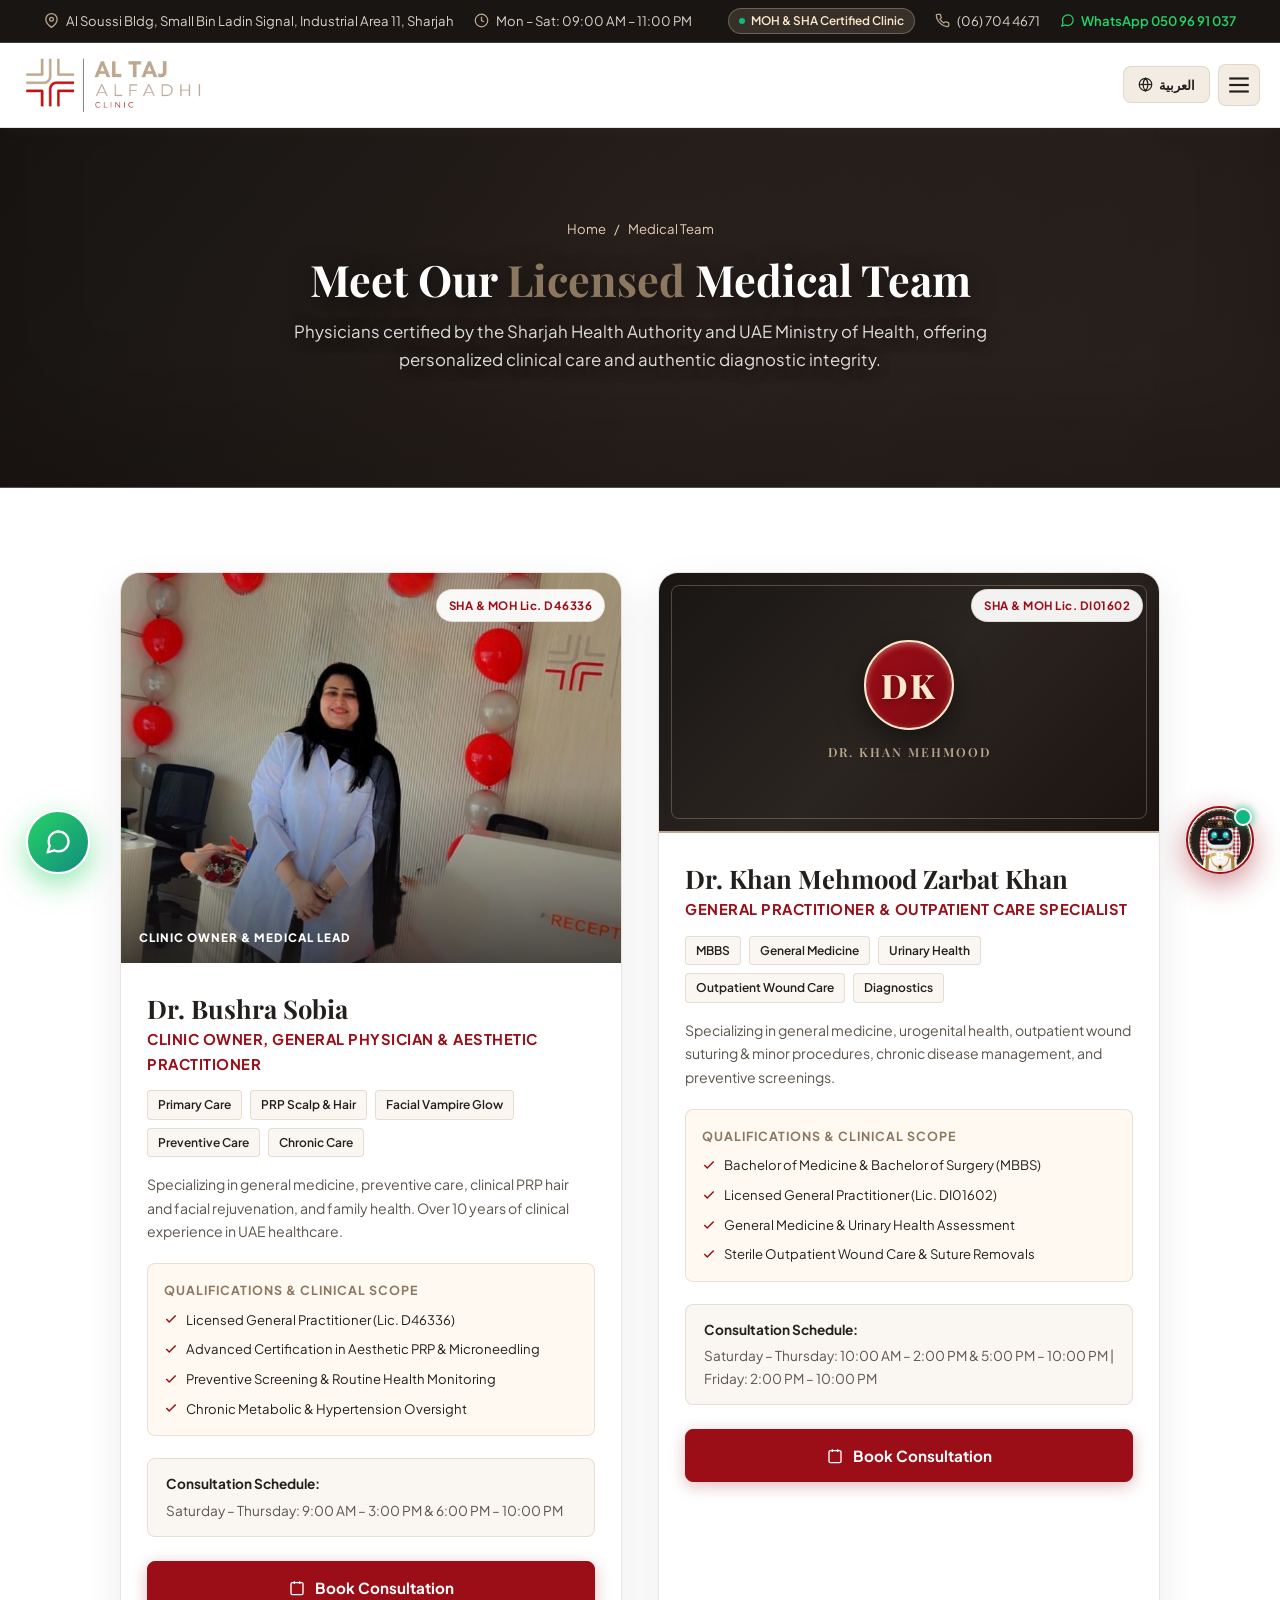
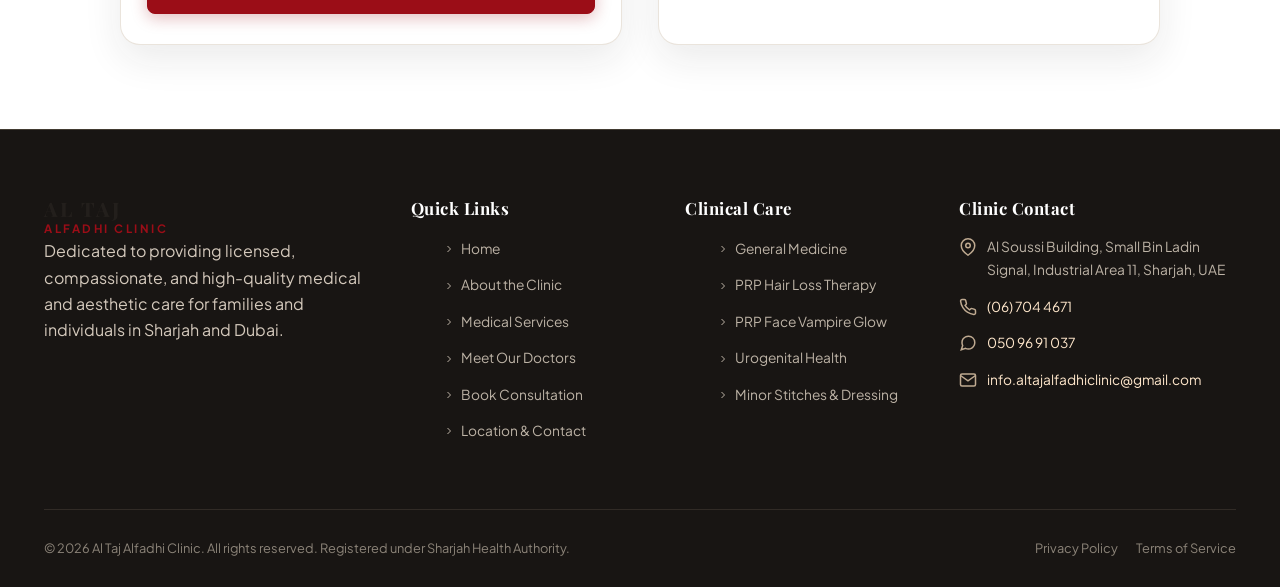
<file: doctors.html>
<!DOCTYPE html>
<html lang="en" dir="ltr">
<head>
  <meta charset="UTF-8">
  <meta name="viewport" content="width=device-width, initial-scale=1.0">
  <title>Our Doctors | Al Taj Alfadhi Clinic Sharjah, UAE</title>
  <meta name="description" content="Meet the medical team at Al Taj Alfadhi Clinic: Dr. Bushra Sobia (Lic. D46336) and Dr. Khan Mehmood Zarbat Khan (MBBS, Lic. DI01602). Licensed practitioners in Industrial Area 11, Sharjah, UAE.">
  <meta name="keywords" content="Dr Bushra Sobia, Dr Khan Mehmood, doctors in Sharjah, aesthetic doctor Sharjah, general physician Industrial Area 11">
  
  <!-- Global CDN Preconnect & Performance Optimizations -->
  <link rel="preconnect" href="https://fonts.googleapis.com">
  <link rel="preconnect" href="https://fonts.gstatic.com" crossorigin>
  <link rel="preconnect" href="https://images.unsplash.com">
  <link rel="dns-prefetch" href="https://cdnjs.cloudflare.com">

  <!-- Favicon & Mobile Touch Icons -->
  <link rel="icon" type="image/png" sizes="512x512" href="favicon-al-taj.png?v=20261004">
  <link rel="shortcut icon" type="image/png" href="favicon-al-taj.png?v=20261004">
  <link rel="apple-touch-icon" sizes="512x512" href="favicon-al-taj.png?v=20261004">
  <link rel="manifest" href="site.webmanifest?v=20261004">
  <meta name="theme-color" content="#9B0D17">

  <link href="https://cdn.jsdelivr.net/npm/bootstrap@5.3.8/dist/css/bootstrap.min.css" rel="stylesheet"
    integrity="sha384-sRIl4kxILFvY47J16cr9ZwB07vP4J8+LH7qKQnuqkuIAvNWLzeN8tE5YBujZqJLB" crossorigin="anonymous">
  <link rel="stylesheet" href="style.css?v=20261016-6">
</head>
<body>

  <!-- Top Announcement Bar -->
  <div class="top-bar">
    <div class="top-bar-inner">
      <div class="top-bar-items">
        <div class="top-bar-item">
          <svg width="15" height="15" viewBox="0 0 24 24" fill="none" stroke="currentColor" stroke-width="2"><path d="M21 10c0 7-9 13-9 13s-9-6-9-13a9 9 0 0 1 18 0z"></path><circle cx="12" cy="10" r="3"></circle></svg>
          <span>Al Soussi Bldg, Small Bin Ladin Signal, Industrial Area 11, Sharjah</span>
        </div>
        <div class="top-bar-item">
          <svg width="15" height="15" viewBox="0 0 24 24" fill="none" stroke="currentColor" stroke-width="2"><circle cx="12" cy="12" r="10"></circle><polyline points="12 6 12 12 16 14"></polyline></svg>
          <span>Mon – Sat: 09:00 AM – 11:00 PM</span>
        </div>
      </div>
      <div class="top-bar-items">
        <div class="top-bar-badge">
          <span class="dot"></span>
          <span>MOH & SHA Certified Clinic</span>
        </div>
        <div class="top-bar-item">
          <svg width="15" height="15" viewBox="0 0 24 24" fill="none" stroke="currentColor" stroke-width="2"><path d="M22 16.92v3a2 2 0 0 1-2.18 2 19.79 19.79 0 0 1-8.63-3.07 19.5 19.5 0 0 1-6-6 19.79 19.79 0 0 1-3.07-8.67A2 2 0 0 1 4.11 2h3a2 2 0 0 1 2 1.72 12.84 12.84 0 0 0 .7 2.81 2 2 0 0 1-.45 2.11L8.09 9.91a16 16 0 0 0 6 6l1.27-1.27a2 2 0 0 1 2.11-.45 12.84 12.84 0 0 0 2.81.7A2 2 0 0 1 22 16.92z"></path></svg>
          <a href="tel:+97167044671">(06) 704 4671</a>
        </div>
        <a href="https://wa.me/971509691037" target="_blank" class="top-whatsapp-link">
          <svg width="15" height="15" viewBox="0 0 24 24" fill="none" stroke="currentColor" stroke-width="2"><path d="M21 11.5a8.38 8.38 0 0 1-.9 3.8 8.5 8.5 0 0 1-7.6 4.7 8.38 8.38 0 0 1-3.8-.9L3 21l1.9-5.7a8.38 8.38 0 0 1-.9-3.8 8.5 8.5 0 0 1 4.7-7.6 8.38 8.38 0 0 1 3.8-.9h.5a8.48 8.48 0 0 1 8 8v.5z"></path></svg>
          <span>WhatsApp 050 96 91 037</span>
        </a>
      </div>
    </div>
  </div>

  <!-- Header Navigation -->
  <header class="site-header">
    <div class="nav-container">
      <a href="index.html" class="brand-logo" aria-label="Al Taj Alfadhi Clinic Home">
        <img src="assests/al-taj-alfadhi-logo-transparent.png?v=20261004" class="brand-logo-image"
          alt="Al Taj Alfadhi Clinic" width="214" height="76">
        <svg class="logo-symbol" viewBox="0 0 100 100" fill="none" xmlns="http://www.w3.org/2000/svg">
          <path d="M24 16V44" stroke="#BFAA91" stroke-width="7" stroke-linecap="round"/>
          <path d="M38 16V44" stroke="#BFAA91" stroke-width="7" stroke-linecap="round"/>
          <path d="M52 16V30H78" stroke="#BFAA91" stroke-width="7" stroke-linecap="round" stroke-linejoin="round"/>
          <path d="M52 44H78" stroke="#BFAA91" stroke-width="7" stroke-linecap="round"/>
          <path d="M12 44H38" stroke="#BFAA91" stroke-width="7" stroke-linecap="round"/>
          <path d="M12 56H38" stroke="#9B0D17" stroke-width="7" stroke-linecap="round"/>
          <path d="M24 56V70H12" stroke="#9B0D17" stroke-width="7" stroke-linecap="round" stroke-linejoin="round"/>
          <path d="M38 56V84" stroke="#9B0D17" stroke-width="7" stroke-linecap="round"/>
          <path d="M52 56V84" stroke="#9B0D17" stroke-width="7" stroke-linecap="round"/>
          <path d="M66 56V70H88" stroke="#9B0D17" stroke-width="7" stroke-linecap="round" stroke-linejoin="round"/>
          <path d="M66 84H88" stroke="#9B0D17" stroke-width="7" stroke-linecap="round"/>
        </svg>
        <div class="brand-text">
          <span class="brand-title">AL TAJ</span>
          <span class="brand-subtitle">ALFADHI</span>
          <span class="brand-tagline">CLINIC • SHARJAH</span>
        </div>
      </a>

      <nav class="nav-menu">
        <a href="index.html" class="nav-link">Home</a>
        <a href="about.html" class="nav-link">About Us</a>
        <a href="services.html" class="nav-link">Services</a>
        <a href="doctors.html" class="nav-link active">Doctors</a>
        <a href="services.html?tab=aesthetic" class="nav-link">PRP & Aesthetic Care</a>
        <a href="about.html#faq" class="nav-link">Patient Resources</a>
        <a href="contact.html" class="nav-link">Contact</a>
      </nav>

      <div class="nav-actions">
        <button type="button" class="lang-switch-btn">
          <svg width="15" height="15" viewBox="0 0 24 24" fill="none" stroke="currentColor" stroke-width="2"><circle cx="12" cy="12" r="10"></circle><line x1="2" y1="12" x2="22" y2="12"></line><path d="M12 2a15.3 15.3 0 0 1 4 10 15.3 15.3 0 0 1-4 10 15.3 15.3 0 0 1-4-10 15.3 15.3 0 0 1 4-10z"></path></svg>
          <span>العربية</span>
        </button>
        <a href="https://wa.me/971509691037" target="_blank" class="btn-header-whatsapp">
          <svg width="15" height="15" viewBox="0 0 24 24" fill="none" stroke="currentColor" stroke-width="2"><path d="M21 11.5a8.38 8.38 0 0 1-.9 3.8 8.5 8.5 0 0 1-7.6 4.7 8.38 8.38 0 0 1-3.8-.9L3 21l1.9-5.7a8.38 8.38 0 0 1-.9-3.8 8.5 8.5 0 0 1 4.7-7.6 8.38 8.38 0 0 1 3.8-.9h.5a8.48 8.48 0 0 1 8 8v.5z"></path></svg>
          <span>WhatsApp Us</span>
        </a>
        <a href="appointment.html" class="btn-header-book">
          <svg width="15" height="15" viewBox="0 0 24 24" fill="none" stroke="currentColor" stroke-width="2"><rect x="3" y="4" width="18" height="18" rx="2" ry="2"></rect><line x1="16" y1="2" x2="16" y2="6"></line><line x1="8" y1="2" x2="8" y2="6"></line></svg>
          <span>Book a Consultation</span>
        </a>
        <button class="mobile-toggle" aria-label="Toggle Navigation Menu">
          <svg width="26" height="26" viewBox="0 0 24 24" fill="none" stroke="currentColor" stroke-width="2"><line x1="3" y1="12" x2="21" y2="12"></line><line x1="3" y1="6" x2="21" y2="6"></line><line x1="3" y1="18" x2="21" y2="18"></line></svg>
        </button>
      </div>
    </div>
  </header>

  <!-- Mobile Drawer -->
  <div class="drawer-overlay"></div>
  <aside class="mobile-drawer">
    <div>
      <div class="drawer-header">
        <div class="brand-text">
          <span class="brand-title">AL TAJ</span>
          <span class="brand-subtitle">ALFADHI CLINIC</span>
        </div>
        <button class="drawer-close"><svg width="24" height="24" viewBox="0 0 24 24" fill="none" stroke="currentColor" stroke-width="2"><line x1="18" y1="6" x2="6" y2="18"></line><line x1="6" y1="6" x2="18" y2="18"></line></svg></button>
      </div>
      <nav class="drawer-nav">
        <a href="index.html" class="drawer-link"><svg width="18" height="18" viewBox="0 0 24 24" fill="none" stroke="currentColor" stroke-width="2"><path d="M3 9l9-7 9 7v11a2 2 0 0 1-2 2H5a2 2 0 0 1-2-2z"></path></svg><span>Home</span></a>
        <a href="about.html" class="drawer-link"><svg width="18" height="18" viewBox="0 0 24 24" fill="none" stroke="currentColor" stroke-width="2"><path d="M20 21v-2a4 4 0 0 0-4-4H8a4 4 0 0 0-4 4v2"></path><circle cx="12" cy="7" r="4"></circle></svg><span>About Us</span></a>
        <a href="services.html" class="drawer-link"><svg width="18" height="18" viewBox="0 0 24 24" fill="none" stroke="currentColor" stroke-width="2"><path d="M22 12h-4l-3 9L9 3l-3 9H2"></path></svg><span>Medical Services</span></a>
        <a href="doctors.html" class="drawer-link active"><svg width="18" height="18" viewBox="0 0 24 24" fill="none" stroke="currentColor" stroke-width="2"><path d="M17 21v-2a4 4 0 0 0-4-4H5a4 4 0 0 0-4 4v2"></path><circle cx="9" cy="7" r="4"></circle></svg><span>Our Doctors</span></a>
        <a href="services.html?tab=aesthetic" class="drawer-link"><svg width="18" height="18" viewBox="0 0 24 24" fill="none" stroke="currentColor" stroke-width="2"><polygon points="12 2 15.09 8.26 22 9.27 17 14.14 18.18 21.02 12 17.77 5.82 21.02 7 14.14 2 9.27 8.91 8.26 12 2"></polygon></svg><span>PRP & Aesthetic Care</span></a>
        <a href="about.html#faq" class="drawer-link"><svg width="18" height="18" viewBox="0 0 24 24" fill="none" stroke="currentColor" stroke-width="2"><circle cx="12" cy="12" r="10"></circle><path d="M9.1 9a3 3 0 1 1 5.8 1c0 2-3 2-3 4"></path><line x1="12" y1="18" x2="12.01" y2="18"></line></svg><span>Patient Resources</span></a>
        <a href="appointment.html" class="drawer-link"><svg width="18" height="18" viewBox="0 0 24 24" fill="none" stroke="currentColor" stroke-width="2"><rect x="3" y="4" width="18" height="18" rx="2" ry="2"></rect><line x1="16" y1="2" x2="16" y2="6"></line><line x1="8" y1="2" x2="8" y2="6"></line></svg><span>Book Consultation</span></a>
        <a href="contact.html" class="drawer-link"><svg width="18" height="18" viewBox="0 0 24 24" fill="none" stroke="currentColor" stroke-width="2"><path d="M21 10c0 7-9 13-9 13s-9-6-9-13a9 9 0 0 1 18 0z"></path></svg><span>Location & Contact</span></a>
      </nav>
    </div>
    <div class="drawer-footer">
      <a href="appointment.html" class="btn-primary" style="width: 100%;">Book a Consultation</a>
    </div>
  </aside>

  <!-- Page Hero Banner -->
  <section class="page-hero page-hero--video">
    <div class="page-hero-media" aria-hidden="true">
      <video class="page-hero-video" autoplay muted loop playsinline preload="metadata">
        <source src="assests/gemini_generated_video_ba7a7b59.mp4" type="video/mp4">
      </video>
      <div class="page-hero-video-overlay"></div>
    </div>
    <div class="page-hero-inner">
      <div class="breadcrumb-trail">
        <a href="index.html">Home</a>
        <span>/</span>
        <span>Medical Team</span>
      </div>
      <h1 class="page-hero-title">Meet Our <span class="accent-taupe">Licensed</span> Medical Team</h1>
      <p class="page-hero-subtitle">
        Physicians certified by the Sharjah Health Authority and UAE Ministry of Health, offering personalized clinical care and authentic diagnostic integrity.
      </p>
    </div>
  </section>

  <!-- Main Doctors Profile Section -->
  <main>
    <section class="section-white">
      <div class="container">
        <div class="doctors-grid">
          <!-- Doctor 1: Dr. Bushra Sobia -->
          <div class="doctor-card">
            <div class="doctor-card-top doctor-card-top-photo">
              <img src="assests/Bushra%20Managing%20Director.jpeg"
                alt="Dr. Bushra Sobia, owner and general physician at Al Taj Alfadhi Clinic"
                class="doctor-photo doctor-photo-bushra" decoding="async">
              <div class="doctor-badge-lic">SHA & MOH Lic. D46336</div>
              <div class="doctor-photo-caption">Clinic Owner &amp; Medical Lead</div>
            </div>
            <div class="doctor-card-body">
              <h2 class="doctor-name" style="font-size: 1.6rem;">Dr. Bushra Sobia</h2>
              <div class="doctor-role" style="font-size: 0.92rem;">Clinic Owner, General Physician & Aesthetic Practitioner</div>

              <div class="doctor-tags">
                <span class="doctor-tag">Primary Care</span>
                <span class="doctor-tag">PRP Scalp & Hair</span>
                <span class="doctor-tag">Facial Vampire Glow</span>
                <span class="doctor-tag">Preventive Care</span>
                <span class="doctor-tag">Chronic Care</span>
              </div>

              <p class="doctor-bio">
                Specializing in general medicine, preventive care, clinical PRP hair and facial rejuvenation, and family health. Over 10 years of clinical experience in UAE healthcare.
              </p>

              <div class="doctor-highlights">
                <div class="doctor-highlights-title">Qualifications & Clinical Scope</div>
                <div style="display: flex; flex-direction: column; gap: 8px;">
                  <div class="highlight-point">
                    <svg width="14" height="14" viewBox="0 0 24 24" fill="none" stroke="currentColor" stroke-width="2.5"><polyline points="20 6 9 17 4 12"></polyline></svg>
                    <span>Licensed General Practitioner (Lic. D46336)</span>
                  </div>
                  <div class="highlight-point">
                    <svg width="14" height="14" viewBox="0 0 24 24" fill="none" stroke="currentColor" stroke-width="2.5"><polyline points="20 6 9 17 4 12"></polyline></svg>
                    <span>Advanced Certification in Aesthetic PRP & Microneedling</span>
                  </div>
                  <div class="highlight-point">
                    <svg width="14" height="14" viewBox="0 0 24 24" fill="none" stroke="currentColor" stroke-width="2.5"><polyline points="20 6 9 17 4 12"></polyline></svg>
                    <span>Preventive Screening & Routine Health Monitoring</span>
                  </div>
                  <div class="highlight-point">
                    <svg width="14" height="14" viewBox="0 0 24 24" fill="none" stroke="currentColor" stroke-width="2.5"><polyline points="20 6 9 17 4 12"></polyline></svg>
                    <span>Chronic Metabolic & Hypertension Oversight</span>
                  </div>
                </div>
              </div>

              <div style="background: var(--color-bg-page); border: 1px solid var(--color-taupe-border); border-radius: var(--radius-sm); padding: 14px 18px; margin-bottom: 24px; font-size: 0.85rem;">
                <div style="font-weight: 700; color: var(--color-text-main); margin-bottom: 4px;">Consultation Schedule:</div>
                <div style="color: var(--color-text-muted);">
                  Saturday – Thursday: 9:00 AM – 3:00 PM & 6:00 PM – 10:00 PM
                </div>
              </div>

              <div class="doctor-card-actions">
                <a href="appointment.html?doctor=Dr.%20Bushra%20Sobia" class="btn-primary" style="width: 100%;">
                  <svg width="16" height="16" viewBox="0 0 24 24" fill="none" stroke="currentColor" stroke-width="2"><rect x="3" y="4" width="18" height="18" rx="2" ry="2"></rect><line x1="16" y1="2" x2="16" y2="6"></line><line x1="8" y1="2" x2="8" y2="6"></line></svg>
                  <span>Book Consultation</span>
                </a>
              </div>
            </div>
          </div>

          <!-- Doctor 2: Dr. Khan Mehmood Zarbat Khan -->
          <div class="doctor-card">
            <div class="doctor-monogram-shield">
              <div class="doctor-crest-ring">
                <span class="doctor-monogram-letters">DK</span>
              </div>
              <div class="doctor-seal-title">Dr. Khan Mehmood</div>
              <div class="doctor-badge-lic">SHA & MOH Lic. DI01602</div>
            </div>
            <div class="doctor-card-body">
              <h2 class="doctor-name" style="font-size: 1.6rem;">Dr. Khan Mehmood Zarbat Khan</h2>
              <div class="doctor-role" style="font-size: 0.92rem;">General Practitioner & Outpatient Care Specialist</div>

              <div class="doctor-tags">
                <span class="doctor-tag">MBBS</span>
                <span class="doctor-tag">General Medicine</span>
                <span class="doctor-tag">Urinary Health</span>
                <span class="doctor-tag">Outpatient Wound Care</span>
                <span class="doctor-tag">Diagnostics</span>
              </div>

              <p class="doctor-bio">
                Specializing in general medicine, urogenital health, outpatient wound suturing & minor procedures, chronic disease management, and preventive screenings.
              </p>

              <div class="doctor-highlights">
                <div class="doctor-highlights-title">Qualifications & Clinical Scope</div>
                <div style="display: flex; flex-direction: column; gap: 8px;">
                  <div class="highlight-point">
                    <svg width="14" height="14" viewBox="0 0 24 24" fill="none" stroke="currentColor" stroke-width="2.5"><polyline points="20 6 9 17 4 12"></polyline></svg>
                    <span>Bachelor of Medicine & Bachelor of Surgery (MBBS)</span>
                  </div>
                  <div class="highlight-point">
                    <svg width="14" height="14" viewBox="0 0 24 24" fill="none" stroke="currentColor" stroke-width="2.5"><polyline points="20 6 9 17 4 12"></polyline></svg>
                    <span>Licensed General Practitioner (Lic. DI01602)</span>
                  </div>
                  <div class="highlight-point">
                    <svg width="14" height="14" viewBox="0 0 24 24" fill="none" stroke="currentColor" stroke-width="2.5"><polyline points="20 6 9 17 4 12"></polyline></svg>
                    <span>General Medicine & Urinary Health Assessment</span>
                  </div>
                  <div class="highlight-point">
                    <svg width="14" height="14" viewBox="0 0 24 24" fill="none" stroke="currentColor" stroke-width="2.5"><polyline points="20 6 9 17 4 12"></polyline></svg>
                    <span>Sterile Outpatient Wound Care & Suture Removals</span>
                  </div>
                </div>
              </div>

              <div style="background: var(--color-bg-page); border: 1px solid var(--color-taupe-border); border-radius: var(--radius-sm); padding: 14px 18px; margin-bottom: 24px; font-size: 0.85rem;">
                <div style="font-weight: 700; color: var(--color-text-main); margin-bottom: 4px;">Consultation Schedule:</div>
                <div style="color: var(--color-text-muted);">
                  Saturday – Thursday: 10:00 AM – 2:00 PM & 5:00 PM – 10:00 PM | Friday: 2:00 PM – 10:00 PM
                </div>
              </div>

              <div class="doctor-card-actions">
                <a href="appointment.html?doctor=Dr.%20Khan%20Mehmood" class="btn-primary" style="width: 100%;">
                  <svg width="16" height="16" viewBox="0 0 24 24" fill="none" stroke="currentColor" stroke-width="2"><rect x="3" y="4" width="18" height="18" rx="2" ry="2"></rect><line x1="16" y1="2" x2="16" y2="6"></line><line x1="8" y1="2" x2="8" y2="6"></line></svg>
                  <span>Book Consultation</span>
                </a>
              </div>
            </div>
          </div>
        </div>
      </div>
    </section>
  </main>

  <!-- Footer -->
  <footer class="site-footer">
    <div class="container">
      <div class="footer-grid">
        <div class="footer-brand-col">
          <div class="brand-text">
            <span class="brand-title">AL TAJ</span>
            <span class="brand-subtitle">ALFADHI CLINIC</span>
          </div>
          <p class="footer-desc">Dedicated to providing licensed, compassionate, and high-quality medical and aesthetic care for families and individuals in Sharjah and Dubai.</p>
        </div>

        <div>
          <h4 class="footer-heading">Quick Links</h4>
          <ul class="footer-links">
            <li><a href="index.html" class="footer-link"><svg width="12" height="12" viewBox="0 0 24 24" fill="none" stroke="currentColor" stroke-width="2"><polyline points="9 18 15 12 9 6"></polyline></svg> Home</a></li>
            <li><a href="about.html" class="footer-link"><svg width="12" height="12" viewBox="0 0 24 24" fill="none" stroke="currentColor" stroke-width="2"><polyline points="9 18 15 12 9 6"></polyline></svg> About the Clinic</a></li>
            <li><a href="services.html" class="footer-link"><svg width="12" height="12" viewBox="0 0 24 24" fill="none" stroke="currentColor" stroke-width="2"><polyline points="9 18 15 12 9 6"></polyline></svg> Medical Services</a></li>
            <li><a href="doctors.html" class="footer-link"><svg width="12" height="12" viewBox="0 0 24 24" fill="none" stroke="currentColor" stroke-width="2"><polyline points="9 18 15 12 9 6"></polyline></svg> Meet Our Doctors</a></li>
            <li><a href="appointment.html" class="footer-link"><svg width="12" height="12" viewBox="0 0 24 24" fill="none" stroke="currentColor" stroke-width="2"><polyline points="9 18 15 12 9 6"></polyline></svg> Book Consultation</a></li>
            <li><a href="contact.html" class="footer-link"><svg width="12" height="12" viewBox="0 0 24 24" fill="none" stroke="currentColor" stroke-width="2"><polyline points="9 18 15 12 9 6"></polyline></svg> Location & Contact</a></li>
          </ul>
        </div>

        <div>
          <h4 class="footer-heading">Clinical Care</h4>
          <ul class="footer-links">
            <li><a href="services.html" class="footer-link"><svg width="12" height="12" viewBox="0 0 24 24" fill="none" stroke="currentColor" stroke-width="2"><polyline points="9 18 15 12 9 6"></polyline></svg> General Medicine</a></li>
            <li><a href="services.html" class="footer-link"><svg width="12" height="12" viewBox="0 0 24 24" fill="none" stroke="currentColor" stroke-width="2"><polyline points="9 18 15 12 9 6"></polyline></svg> PRP Hair Loss Therapy</a></li>
            <li><a href="services.html" class="footer-link"><svg width="12" height="12" viewBox="0 0 24 24" fill="none" stroke="currentColor" stroke-width="2"><polyline points="9 18 15 12 9 6"></polyline></svg> PRP Face Vampire Glow</a></li>
            <li><a href="services.html" class="footer-link"><svg width="12" height="12" viewBox="0 0 24 24" fill="none" stroke="currentColor" stroke-width="2"><polyline points="9 18 15 12 9 6"></polyline></svg> Urogenital Health</a></li>
            <li><a href="services.html" class="footer-link"><svg width="12" height="12" viewBox="0 0 24 24" fill="none" stroke="currentColor" stroke-width="2"><polyline points="9 18 15 12 9 6"></polyline></svg> Minor Stitches & Dressing</a></li>
          </ul>
        </div>

        <div>
          <h4 class="footer-heading">Clinic Contact</h4>
          <div class="footer-contact-list">
            <div class="footer-contact-item">
              <svg width="18" height="18" viewBox="0 0 24 24" fill="none" stroke="currentColor" stroke-width="2"><path d="M21 10c0 7-9 13-9 13s-9-6-9-13a9 9 0 0 1 18 0z"></path><circle cx="12" cy="10" r="3"></circle></svg>
              <span>Al Soussi Building, Small Bin Ladin Signal, Industrial Area 11, Sharjah, UAE</span>
            </div>
            <div class="footer-contact-item">
              <svg width="18" height="18" viewBox="0 0 24 24" fill="none" stroke="currentColor" stroke-width="2"><path d="M22 16.92v3a2 2 0 0 1-2.18 2 19.79 19.79 0 0 1-8.63-3.07 19.5 19.5 0 0 1-6-6 19.79 19.79 0 0 1-3.07-8.67A2 2 0 0 1 4.11 2h3a2 2 0 0 1 2 1.72 12.84 12.84 0 0 0 .7 2.81 2 2 0 0 1-.45 2.11L8.09 9.91a16 16 0 0 0 6 6l1.27-1.27a2 2 0 0 1 2.11-.45 12.84 12.84 0 0 0 2.81.7A2 2 0 0 1 22 16.92z"></path></svg>
              <a href="tel:+97167044671" style="color: var(--color-cream);">(06) 704 4671</a>
            </div>
            <div class="footer-contact-item">
              <svg width="18" height="18" viewBox="0 0 24 24" fill="none" stroke="currentColor" stroke-width="2"><path d="M21 11.5a8.38 8.38 0 0 1-.9 3.8 8.5 8.5 0 0 1-7.6 4.7 8.38 8.38 0 0 1-3.8-.9L3 21l1.9-5.7a8.38 8.38 0 0 1-.9-3.8 8.5 8.5 0 0 1 4.7-7.6 8.38 8.38 0 0 1 3.8-.9h.5a8.48 8.48 0 0 1 8 8v.5z"></path></svg>
              <a href="https://wa.me/971509691037" target="_blank" style="color: var(--color-cream);">050 96 91 037</a>
            </div>
            <div class="footer-contact-item">
              <svg width="18" height="18" viewBox="0 0 24 24" fill="none" stroke="currentColor" stroke-width="2"><path d="M4 4h16c1.1 0 2 .9 2 2v12c0 1.1-.9 2-2 2H4c-1.1 0-2-.9-2-2V6c0-1.1.9-2 2-2z"></path><polyline points="22,6 12,13 2,6"></polyline></svg>
              <a href="mailto:info.altajalfadhiclinic@gmail.com" style="color: var(--color-cream);">info.altajalfadhiclinic@gmail.com</a>
            </div>
          </div>
        </div>
      </div>

      <div class="footer-bottom">
        <div>&copy; 2026 Al Taj Alfadhi Clinic. All rights reserved. Registered under Sharjah Health Authority.</div>
        <div style="display: flex; gap: 18px;">
          <a href="contact.html">Privacy Policy</a>
          <a href="contact.html">Terms of Service</a>
        </div>
      </div>
    </div>
  </footer>

  <!-- Cute AI Medical Assistant Robot Chatbot ("TajBot") Widget -->
  <div class="chatbot-widget">
    <div class="chat-window">
      <div class="chat-header">
        <div class="chat-header-info">
          <div class="robot-avatar">
            <img src="tajbot-sheikh.svg" alt="TajBot" class="robot-header-img">
          </div>
          <div>
            <div class="chat-header-title">TajBot Medical Assistant</div>
            <div class="chat-header-status">
              <span class="live-dot"></span>
              <span>Online • AI Medical Concierge</span>
            </div>
          </div>
        </div>
        <button class="chat-close-btn" aria-label="Close Chat">
          <svg width="20" height="20" viewBox="0 0 24 24" fill="none" stroke="currentColor" stroke-width="2"><line x1="18" y1="6" x2="6" y2="18"></line><line x1="6" y1="6" x2="18" y2="18"></line></svg>
        </button>
      </div>

      <div class="chat-body">
        <!-- Rendered dynamically by app.js with TajBot cute robot greeting -->
      </div>

      <div class="chat-input-bar">
        <input type="text" class="chat-input" placeholder="Ask TajBot about doctors, PRP, stitches...">
        <button class="chat-send-btn" aria-label="Send message">
          <svg width="18" height="18" viewBox="0 0 24 24" fill="none" stroke="currentColor" stroke-width="2.5"><line x1="22" y1="2" x2="11" y2="13"></line><polygon points="22 2 15 22 11 13 2 9 22 2"></polygon></svg>
        </button>
      </div>
    </div>

    <!-- TajBot Welcome Greeting Floating Bubble -->
    <div class="tajbot-greeting-bubble" id="tajbotGreetingBubble" aria-live="polite">
      <span class="tajbot-greeting-text">Marhaban! 👋 I'm TajBot. How may I help you today?</span>
      <button type="button" class="tajbot-greeting-close" aria-label="Close greeting">&times;</button>
    </div>

    <!-- Cute Robot Toggle Button -->
    <button class="chatbot-toggle-btn" aria-label="Chat with TajBot Cute Medical Robot">
      <span class="pulse-badge"></span>
      <img src="tajbot-sheikh.svg" alt="TajBot Cute Medical Robot" class="robot-avatar-img">
    </button>
  </div>

  <!-- Direct WhatsApp Floating Button (Left Side) -->
  <a href="https://wa.me/971509691037?text=Hello%20Al%20Taj%20Alfadhi%20Clinic,%20I%20would%20like%20to%20inquire%20about%20a%20consultation." target="_blank" rel="noopener noreferrer" class="floating-whatsapp" aria-label="WhatsApp Al Taj Alfadhi Clinic">
    <span class="floating-whatsapp-tooltip">Chat with Clinic</span>
    <svg width="28" height="28" viewBox="0 0 24 24" fill="none" stroke="currentColor" stroke-width="2" stroke-linecap="round" stroke-linejoin="round"><path d="M21 11.5a8.38 8.38 0 0 1-.9 3.8 8.5 8.5 0 0 1-7.6 4.7 8.38 8.38 0 0 1-3.8-.9L3 21l1.9-5.7a8.38 8.38 0 0 1-.9-3.8 8.5 8.5 0 0 1 4.7-7.6 8.38 8.38 0 0 1 3.8-.9h.5a8.48 8.48 0 0 1 8 8v.5z"></path></svg>
  </a>

  <!-- Script File -->
  <script src="app.js?v=20261016-3"></script>
</body>
</html>
</file>
<file: style.css>
/* ==========================================================================
   AL TAJ ALFADHI CLINIC - LUXURY MEDICAL DESIGN SYSTEM 4.0
   Sharjah & Dubai, United Arab Emirates
   Balanced Luxury Palette:
     - Deep Burgundy: #9B0D17
     - Soft Champagne Taupe: #BFAA91
     - Warm Cream: #FFE7CB & Soft Warm Ivory (#FAF7F2 / #FFFDF9)
     - Luxury Charcoal / Espresso: #1A1715 (Warm Luxury Dark Accent)
     - Pure White: #FFFFFF
   ========================================================================== */

@import url('https://fonts.googleapis.com/css2?family=Noto+Sans+Arabic:wght@400;500;600;700;800;900&family=Playfair+Display:ital,wght@0,500;0,600;0,700;0,800;1,600;1,700&family=Plus+Jakarta+Sans:wght@300;400;500;600;700;800&display=swap');

:root {
  /* Core Exact Palette */
  --color-burgundy: #9B0D17;
  --color-burgundy-hover: #7F0A12;
  --color-burgundy-light: rgba(155, 13, 23, 0.08);
  --color-burgundy-border: rgba(155, 13, 23, 0.22);

  --color-taupe: #BFAA91;
  --color-taupe-hover: #A89277;
  --color-taupe-light: rgba(191, 170, 145, 0.15);
  --color-taupe-border: rgba(191, 170, 145, 0.32);
  --color-taupe-dark: #8C7860;

  --color-cream: #FFE7CB;
  --color-cream-soft: #FFF9F2;
  --color-cream-card: #FDF4E9;
  --color-cream-border: rgba(191, 170, 145, 0.45);

  --color-dark: #181513;
  --color-dark-surface: #221D1A;
  --color-dark-card: #2B2521;
  --color-dark-border: rgba(191, 170, 145, 0.25);

  --color-white: #FFFFFF;
  --color-bg-page: #FAF7F2;
  --color-bg-alt: #F3ECE2;

  --color-text-main: #231F1C;
  --color-text-muted: #5C554D;
  --color-text-light: #948B80;
  --color-text-white: #FFFFFF;
  --color-text-cream: #FFE7CB;

  /* Typography */
  --font-serif: 'Playfair Display', Georgia, serif;
  --font-sans: 'Plus Jakarta Sans', -apple-system, BlinkMacSystemFont, sans-serif;
  --font-arabic: 'Noto Sans Arabic', 'Plus Jakarta Sans', sans-serif;

  /* Elevation & Shadows */
  --shadow-sm: 0 2px 10px rgba(140, 120, 96, 0.06);
  --shadow-md: 0 8px 26px rgba(140, 120, 96, 0.1);
  --shadow-lg: 0 16px 44px rgba(140, 120, 96, 0.14);
  --shadow-dark: 0 12px 36px rgba(24, 21, 19, 0.35);

  /* Radii */
  --radius-xs: 4px;
  --radius-sm: 8px;
  --radius-md: 12px;
  --radius-lg: 18px;
  --radius-full: 9999px;

  /* Layout */
  --max-width: 1240px;
  --header-height: 84px;

  /* Transitions */
  --transition-fast: 0.2s cubic-bezier(0.16, 1, 0.3, 1);
  --transition-smooth: 0.35s cubic-bezier(0.16, 1, 0.3, 1);
}

/* Reset & Base */
*, *::before, *::after {
  box-sizing: border-box;
  margin: 0;
  padding: 0;
}

html {
  font-size: 16px;
  scroll-behavior: smooth;
  -webkit-text-size-adjust: 100%;
}

body {
  font-family: var(--font-sans);
  background-color: var(--color-bg-page);
  color: var(--color-text-main);
  line-height: 1.65;
  font-weight: 400;
  overflow-x: hidden;
  -webkit-font-smoothing: antialiased;
}

/* RTL (Arabic Mode) */
[dir="rtl"], body.rtl {
  font-family: var(--font-arabic);
  direction: rtl;
  text-align: right;
}

[dir="rtl"] .top-bar-items,
[dir="rtl"] .nav-actions,
[dir="rtl"] .hero-actions,
[dir="rtl"] .footer-contact-item,
[dir="rtl"] .doctor-highlights .highlight-point,
[dir="rtl"] .service-card-footer,
[dir="rtl"] .calc-total-box {
  flex-direction: row-reverse;
}

[dir="rtl"] .breadcrumb-trail span {
  transform: scaleX(-1);
}

[dir="rtl"] .modal-info-row,
[dir="rtl"] .faq-question {
  flex-direction: row-reverse;
}

img {
  max-width: 100%;
  height: auto;
  display: block;
}

a {
  color: inherit;
  text-decoration: none;
  transition: color var(--transition-fast);
}

button, input, select, textarea {
  font-family: inherit;
  font-size: 1rem;
  color: inherit;
}

/* Container */
.container {
  width: 100%;
  max-width: var(--max-width);
  margin-left: auto;
  margin-right: auto;
  padding-left: 24px;
  padding-right: 24px;
}

/* Sections */
section {
  padding: 84px 0;
  position: relative;
}

.section-cream {
  background-color: var(--color-cream-soft);
  border-top: 1px solid var(--color-taupe-border);
  border-bottom: 1px solid var(--color-taupe-border);
}

.section-white {
  background-color: var(--color-white);
}

.section-warm {
  background-color: var(--color-bg-alt);
  border-top: 1px solid var(--color-taupe-border);
  border-bottom: 1px solid var(--color-taupe-border);
}

.section-dark {
  background-color: var(--color-dark);
  color: var(--color-white);
}

.section-burgundy-warm {
  background: linear-gradient(135deg, #7F0A12 0%, #9B0D17 100%);
  color: #FFFFFF;
}

.text-center {
  text-align: center;
}

.section-header {
  max-width: 740px;
  margin: 0 auto 48px;
  text-align: center;
}

.section-badge {
  display: inline-flex;
  align-items: center;
  gap: 8px;
  font-size: 0.78rem;
  font-weight: 700;
  letter-spacing: 1.5px;
  text-transform: uppercase;
  color: var(--color-burgundy);
  background: var(--color-burgundy-light);
  border: 1px solid var(--color-burgundy-border);
  padding: 6px 14px;
  border-radius: var(--radius-full);
  margin-bottom: 16px;
}

.section-badge.badge-taupe {
  color: var(--color-taupe-dark);
  background: var(--color-taupe-light);
  border-color: var(--color-taupe-border);
}

.section-badge.badge-cream {
  color: var(--color-burgundy);
  background: var(--color-cream);
  border-color: var(--color-taupe);
}

.section-title {
  font-family: var(--font-serif);
  font-size: 2.5rem;
  font-weight: 700;
  line-height: 1.25;
  color: var(--color-text-main);
  margin-bottom: 14px;
  letter-spacing: -0.5px;
}

.section-dark .section-title,
.section-burgundy-warm .section-title,
.calculator-section .section-title {
  color: var(--color-white) !important;
}

.section-subtitle {
  font-size: 1.05rem;
  color: var(--color-text-muted);
  line-height: 1.7;
}

.section-dark .section-subtitle,
.section-burgundy-warm .section-subtitle,
.calculator-section .section-subtitle {
  color: #DDD4C8 !important;
}

.accent-burgundy {
  color: var(--color-burgundy);
}

.accent-taupe {
  color: var(--color-taupe-dark);
}

.accent-cream {
  color: var(--color-cream);
}

/* ==========================================================================
   Top Information Bar
   ========================================================================== */
.top-bar {
  background-color: var(--color-dark);
  color: #DCD3C7;
  font-size: 0.82rem;
  border-bottom: 1px solid rgba(191, 170, 145, 0.25);
  position: relative;
  z-index: 1010;
}

.top-bar-inner {
  max-width: var(--max-width);
  margin: 0 auto;
  padding: 8px 24px;
  display: flex;
  align-items: center;
  justify-content: space-between;
  flex-wrap: wrap;
  gap: 12px;
}

.top-bar-items {
  display: flex;
  align-items: center;
  gap: 20px;
  flex-wrap: wrap;
}

.top-bar-item {
  display: flex;
  align-items: center;
  gap: 7px;
}

.top-bar-item svg {
  color: var(--color-taupe);
  flex-shrink: 0;
}

.top-bar-item a:hover {
  color: var(--color-cream);
}

.top-bar-badge {
  display: inline-flex;
  align-items: center;
  gap: 6px;
  background: rgba(191, 170, 145, 0.18);
  border: 1px solid rgba(191, 170, 145, 0.4);
  padding: 2px 10px;
  border-radius: var(--radius-full);
  color: var(--color-cream);
  font-size: 0.74rem;
  font-weight: 600;
}

.top-bar-badge .dot {
  width: 6px;
  height: 6px;
  border-radius: 50%;
  background: #10B981;
  display: inline-block;
}

.top-whatsapp-link {
  display: inline-flex;
  align-items: center;
  gap: 6px;
  color: #25D366;
  font-weight: 600;
}

.top-whatsapp-link:hover {
  color: #1EBE5D;
  text-decoration: underline;
}

/* ==========================================================================
   Header & Navigation
   ========================================================================== */
.site-header {
  background: #FFFFFF;
  border-bottom: 1px solid var(--color-taupe-border);
  position: sticky;
  top: 0;
  z-index: 1000;
  transition: all var(--transition-smooth);
  box-shadow: var(--shadow-sm);
}

.site-header.scrolled {
  background: rgba(255, 255, 255, 0.98);
  backdrop-filter: blur(12px);
  box-shadow: 0 8px 24px rgba(140, 120, 96, 0.12);
  border-bottom-color: var(--color-taupe);
}

.nav-container {
  width: 100%;
  max-width: 1440px;
  margin: 0 auto;
  padding: 0 24px;
  height: var(--header-height);
  display: flex;
  align-items: center;
  justify-content: space-between;
  gap: 16px;
}

/* Brand Logo */
.brand-logo {
  display: flex;
  align-items: center;
  flex-shrink: 0;
}

.brand-logo-image {
  display: block;
  width: 190px;
  height: 68px;
  object-fit: contain;
  object-position: left center;
}

/* Keep the shared navigation visible and structurally consistent on every page. */
.site-header,
.site-header .nav-container {
  visibility: visible;
}

/* About-page clinic story image: responsive editorial frame instead of a stretched hero image. */
.about-story-grid {
  display: grid;
  grid-template-columns: minmax(0, 1fr) minmax(420px, 0.92fr);
  align-items: center;
  gap: clamp(40px, 6vw, 84px);
}

.about-story-visual {
  min-width: 0;
}

.about-reception-frame {
  position: relative;
  overflow: hidden;
  min-height: 540px;
  border: 1px solid var(--color-taupe-border);
  border-radius: 28px 8px 28px 8px;
  background: var(--color-bg-alt);
  box-shadow: 0 28px 70px rgba(35, 31, 28, 0.18);
}

.about-reception-frame::before {
  content: '';
  position: absolute;
  inset: 0;
  z-index: 1;
  background: linear-gradient(to top, rgba(28, 22, 20, 0.78), transparent 48%);
  pointer-events: none;
}

.about-reception-image {
  display: block;
  width: 100%;
  height: 540px;
  object-fit: cover;
  object-position: center 48%;
  transition: transform 750ms cubic-bezier(0.16, 1, 0.3, 1), filter 750ms ease;
}

.about-reception-frame:hover .about-reception-image {
  transform: scale(1.04);
  filter: saturate(1.05) contrast(1.02);
}

.about-reception-caption {
  position: absolute;
  right: 30px;
  bottom: 28px;
  left: 30px;
  z-index: 2;
  display: flex;
  flex-direction: column;
  gap: 5px;
  color: #fff;
}

.about-reception-caption strong {
  font-family: var(--font-serif);
  font-size: clamp(1.25rem, 2vw, 1.65rem);
}

.about-reception-caption span {
  color: rgba(255, 255, 255, 0.82);
  font-size: 0.9rem;
}

/* Executive leadership profile */
.executive-leadership-section {
  overflow: hidden;
}

.executive-profile-card {
  display: grid;
  grid-template-columns: minmax(0, 300px) minmax(0, 1fr);
  width: min(820px, 100%);
  min-height: 350px;
  margin: 0 auto;
  overflow: hidden;
  border: 1px solid rgba(255, 255, 255, 0.1);
  border-radius: 28px 8px 28px 8px;
  background: linear-gradient(135deg, #221d1a 0%, #3a2b2b 100%);
  box-shadow: 0 30px 80px rgba(40, 25, 25, 0.2);
}

.executive-profile-card + .executive-profile-card {
  margin-top: clamp(28px, 5vw, 54px);
}

.executive-profile-card-founder {
  background: linear-gradient(135deg, #3a2022 0%, #241b1a 100%);
}

.executive-profile-visual {
  min-width: 0;
  background: rgba(24, 17, 15, 0.38);
}

.executive-profile-media {
  position: relative;
  min-height: 350px;
  height: 350px;
  overflow: hidden;
  background: #d7c8bb;
}

.executive-profile-media::after {
  content: '';
  position: absolute;
  inset: 0;
  background: linear-gradient(to top, rgba(24, 17, 15, 0.7), transparent 44%);
  pointer-events: none;
}

.executive-profile-media img {
  display: block;
  width: 100%;
  height: 100%;
  min-height: 350px;
  object-fit: cover;
  object-position: center 32%;
  transition: transform 700ms cubic-bezier(0.16, 1, 0.3, 1);
}

.executive-profile-media-founder img {
  object-position: center 24%;
}

.executive-profile-card:hover .executive-profile-media img {
  transform: scale(1.035);
}

.executive-profile-media-ceo img {
  object-fit: contain;
  object-position: center;
}

.executive-profile-media-ceo {
  background: linear-gradient(135deg, #e8e1d9, #cfc3b7);
}

.executive-profile-card:hover .executive-profile-media-ceo img {
  transform: none;
}

.executive-role-badge {
  position: absolute;
  right: 24px;
  bottom: 22px;
  left: 24px;
  z-index: 2;
  width: fit-content;
  padding: 10px 16px;
  border: 1px solid rgba(255, 255, 255, 0.3);
  border-radius: 999px;
  background: rgba(41, 29, 27, 0.72);
  color: #fff;
  font-size: 0.75rem;
  font-weight: 700;
  letter-spacing: 0.1em;
  text-transform: uppercase;
  backdrop-filter: blur(10px);
}

.executive-role-badge-below {
  position: static;
  display: block;
  margin: 16px;
  background: rgba(255, 255, 255, 0.08);
}

.executive-profile-content {
  display: flex;
  flex-direction: column;
  justify-content: center;
  min-width: 0;
  padding: clamp(30px, 4vw, 48px);
  color: #fff;
}

.executive-eyebrow {
  margin-bottom: 12px;
  color: #e3c3a5;
  font-size: 0.76rem;
  font-weight: 800;
  letter-spacing: 0.16em;
  text-transform: uppercase;
}

.executive-profile-content h2 {
  margin: 0 0 8px;
  color: #fff;
  font-family: var(--font-serif);
  max-width: 100%;
  font-size: clamp(1.9rem, 3.2vw, 2.75rem);
  line-height: 1.1;
  overflow-wrap: break-word;
}

.executive-profile-content .executive-role {
  margin: 0 0 18px;
  color: #e3c3a5;
  font-weight: 700;
}

.executive-profile-content > p:not(.executive-role) {
  margin: 0;
  color: rgba(255, 255, 255, 0.76);
  font-size: 0.94rem;
  line-height: 1.7;
}

.executive-values {
  display: flex;
  flex-wrap: wrap;
  gap: 10px;
  margin-top: 22px;
}

.executive-values span {
  padding: 7px 11px;
  border: 1px solid rgba(227, 195, 165, 0.25);
  border-radius: 999px;
  background: rgba(255, 255, 255, 0.05);
  color: rgba(255, 255, 255, 0.86);
  font-size: 0.73rem;
  font-weight: 600;
}

@media (max-width: 991.98px) {
  .about-story-grid {
    grid-template-columns: 1fr;
    gap: 36px;
  }

  .about-reception-frame,
  .about-reception-image {
    min-height: 460px;
    height: 460px;
  }

  .executive-profile-card {
    grid-template-columns: 1fr;
    max-width: 540px;
    min-height: 0;
  }

  .executive-profile-media,
  .executive-profile-media img {
    min-height: 280px;
    height: 280px;
  }

  .executive-profile-content {
    padding: 32px;
  }
}

@media (max-width: 575.98px) {
  .executive-profile-card {
    border-radius: 20px 6px 20px 6px;
  }

  .executive-profile-media,
  .executive-profile-media img {
    min-height: 240px;
    height: 240px;
  }

  .executive-role-badge {
    right: 16px;
    bottom: 16px;
    left: 16px;
    padding: 8px 12px;
    font-size: 0.68rem;
  }

  .executive-profile-content {
    padding: 26px 20px 30px;
  }

  .executive-profile-content h2 {
    font-size: 2rem;
  }

  .executive-values {
    gap: 8px;
    margin-top: 24px;
  }
}

.site-header .brand-logo > .logo-symbol,
.site-header .brand-logo > .brand-text {
  display: none;
}

.logo-symbol {
  width: 44px;
  height: 44px;
  flex-shrink: 0;
}

.brand-text {
  display: flex;
  flex-direction: column;
}

.brand-title {
  font-family: var(--font-serif);
  font-size: 1.25rem;
  font-weight: 800;
  letter-spacing: 2px;
  color: var(--color-text-main);
  line-height: 1.05;
}

.brand-subtitle {
  font-family: var(--font-sans);
  font-size: 0.72rem;
  font-weight: 700;
  letter-spacing: 2.5px;
  color: var(--color-burgundy);
  text-transform: uppercase;
}

.brand-tagline {
  font-size: 0.58rem;
  font-weight: 600;
  letter-spacing: 1.5px;
  color: var(--color-taupe-dark);
  text-transform: uppercase;
}

/* Nav Menu Links */
.nav-menu {
  display: flex;
  align-items: center;
  justify-content: center;
  gap: clamp(12px, 1.25vw, 20px);
  min-width: 0;
  flex: 1 1 auto;
}

.nav-link {
  font-size: 0.84rem;
  font-weight: 600;
  color: var(--color-text-main);
  padding: 8px 2px;
  position: relative;
  letter-spacing: 0.2px;
  transition: color var(--transition-fast);
  white-space: nowrap;
}

.nav-link:hover {
  color: var(--color-burgundy);
}

.nav-link.active {
  color: var(--color-burgundy);
}

.nav-link.active::after {
  content: '';
  position: absolute;
  bottom: 0;
  left: 0;
  right: 0;
  height: 2px;
  background: var(--color-burgundy);
  border-radius: 2px;
}

/* Header Action Buttons */
.nav-actions {
  display: flex;
  align-items: center;
  gap: 8px;
  flex-shrink: 0;
}

/* Language Switcher */
.lang-switch-btn {
  background: var(--color-bg-alt);
  border: 1.5px solid var(--color-taupe-border);
  color: var(--color-text-main);
  padding: 7px 14px;
  border-radius: var(--radius-sm);
  font-size: 0.82rem;
  font-weight: 700;
  cursor: pointer;
  display: inline-flex;
  align-items: center;
  gap: 6px;
  transition: all var(--transition-fast);
  white-space: nowrap;
}

.lang-switch-btn:hover {
  background: var(--color-taupe);
  color: #FFFFFF;
  border-color: var(--color-taupe);
}

.btn-header-whatsapp {
  display: inline-flex;
  align-items: center;
  gap: 7px;
  background: rgba(37, 211, 102, 0.1);
  border: 1px solid rgba(37, 211, 102, 0.35);
  color: #15803D;
  padding: 8px 14px;
  border-radius: var(--radius-sm);
  font-size: 0.84rem;
  font-weight: 700;
  transition: all var(--transition-fast);
  white-space: nowrap;
}

.btn-header-whatsapp:hover {
  background: #25D366;
  color: #FFFFFF;
}

.btn-header-book {
  display: inline-flex;
  align-items: center;
  gap: 8px;
  background-color: var(--color-burgundy);
  color: #FFFFFF;
  padding: 9px 18px;
  border-radius: var(--radius-sm);
  font-size: 0.85rem;
  font-weight: 700;
  border: 1px solid var(--color-burgundy);
  box-shadow: 0 4px 14px rgba(155, 13, 23, 0.25);
  transition: all var(--transition-fast);
  white-space: nowrap;
}

.btn-header-book:hover {
  background-color: var(--color-burgundy-hover);
  transform: translateY(-1px);
  box-shadow: 0 6px 18px rgba(155, 13, 23, 0.35);
}

.mobile-toggle {
  display: none;
  background: transparent;
  border: none;
  color: var(--color-text-main);
  cursor: pointer;
  padding: 6px;
}

/* ==========================================================================
   Buttons Master Styles
   ========================================================================== */
.btn-primary {
  display: inline-flex;
  align-items: center;
  justify-content: center;
  gap: 10px;
  background-color: var(--color-burgundy);
  color: #FFFFFF;
  font-size: 0.95rem;
  font-weight: 700;
  padding: 13px 26px;
  border-radius: var(--radius-sm);
  border: 1px solid var(--color-burgundy);
  box-shadow: 0 4px 16px rgba(155, 13, 23, 0.28);
  cursor: pointer;
  transition: all var(--transition-fast);
  text-decoration: none;
}

.btn-primary:hover {
  background-color: var(--color-burgundy-hover);
  border-color: var(--color-burgundy-hover);
  transform: translateY(-2px);
  box-shadow: 0 8px 22px rgba(155, 13, 23, 0.38);
}

.btn-secondary {
  display: inline-flex;
  align-items: center;
  justify-content: center;
  gap: 10px;
  background-color: var(--color-white);
  color: var(--color-text-main);
  font-size: 0.95rem;
  font-weight: 700;
  padding: 13px 24px;
  border-radius: var(--radius-sm);
  border: 1.5px solid var(--color-taupe);
  cursor: pointer;
  transition: all var(--transition-fast);
  text-decoration: none;
  box-shadow: var(--shadow-sm);
}

.btn-secondary:hover {
  background-color: var(--color-taupe);
  color: #FFFFFF;
  transform: translateY(-2px);
}

.btn-whatsapp {
  display: inline-flex;
  align-items: center;
  justify-content: center;
  gap: 8px;
  background-color: #25D366;
  color: #FFFFFF;
  font-size: 0.92rem;
  font-weight: 700;
  padding: 12px 22px;
  border-radius: var(--radius-sm);
  border: 1px solid #25D366;
  box-shadow: 0 4px 14px rgba(37, 211, 102, 0.25);
  cursor: pointer;
  transition: all var(--transition-fast);
}

.btn-whatsapp:hover {
  background-color: #1EBE5D;
  transform: translateY(-2px);
  box-shadow: 0 6px 18px rgba(37, 211, 102, 0.35);
}

/* ==========================================================================
   Hero Section with Transparent Background Video (Elegant & Classy Centered)
   ========================================================================== */
.hero-section {
  position: relative;
  background-color: #0d0b0a;
  color: #FFFFFF;
  padding: 100px 0 110px;
  min-height: 82vh;
  display: flex;
  align-items: center;
  justify-content: center;
  overflow: hidden;
  border-bottom: 1px solid rgba(191, 170, 145, 0.2);
}

/* Full-Bleed Video Background with Enhanced Transparency */
.hero-video-wrap {
  position: absolute;
  top: 0;
  left: 0;
  width: 100%;
  height: 100%;
  overflow: hidden;
  z-index: 1;
  pointer-events: none;
}

.hero-video-element {
  position: absolute;
  top: 50%;
  left: 50%;
  min-width: 100%;
  min-height: 100%;
  width: auto;
  height: auto;
  transform: translate(-50%, -50%);
  object-fit: cover;
  opacity: 0.60; /* Soft, clear transparent video */
  filter: none;
}

.hero-image-element {
  width: 100%;
  height: 100%;
  min-width: 0;
  min-height: 0;
  opacity: 1;
  filter: brightness(1.1) saturate(1.14) contrast(1.03);
}

/* Clean Neutral Soft Overlay with Subtle Cinematic Vignette */
.hero-video-gradient-overlay {
  position: absolute;
  top: 0;
  left: 0;
  width: 100%;
  height: 100%;
  background: radial-gradient(
    circle at center,
    rgba(13, 11, 10, 0.42) 0%,
    rgba(13, 11, 10, 0.72) 100%
  );
}

.hero-image-element + .hero-video-gradient-overlay {
  background: radial-gradient(
    circle at center,
    rgba(13, 11, 10, 0.08) 0%,
    rgba(13, 11, 10, 0.18) 100%
  );
}

.relative-z {
  position: relative;
  z-index: 3;
}

/* Elegant Centered Hero Content */
.hero-content-centered {
  position: relative;
  isolation: isolate;
  max-width: 920px;
  margin: 0 auto;
  text-align: center;
  display: flex;
  flex-direction: column;
  align-items: center;
}

.hero-content-centered::before {
  content: '';
  position: absolute;
  inset: -46px -70px;
  z-index: -1;
  pointer-events: none;
  background: radial-gradient(
    ellipse at center,
    rgba(13, 11, 10, 0.7) 0%,
    rgba(13, 11, 10, 0.52) 48%,
    rgba(13, 11, 10, 0) 78%
  );
}

.hero-badge-glass {
  display: inline-flex;
  align-items: center;
  gap: 8px;
  background: rgba(255, 231, 203, 0.12);
  border: 1px solid rgba(191, 170, 145, 0.4);
  backdrop-filter: blur(10px);
  -webkit-backdrop-filter: blur(10px);
  color: #FFE7CB;
  font-size: 0.8rem;
  font-weight: 700;
  letter-spacing: 2px;
  text-transform: uppercase;
  padding: 8px 18px;
  border-radius: var(--radius-full);
  margin-bottom: 24px;
  box-shadow: 0 4px 16px rgba(0, 0, 0, 0.15);
}

.hero-badge-glass svg {
  color: #BFAA91;
}

.hero-title {
  font-family: var(--font-serif);
  font-size: 3.6rem;
  font-weight: 700;
  line-height: 1.15;
  color: #FFFFFF !important;
  margin-bottom: 22px;
  letter-spacing: -0.5px;
  text-shadow: 0 4px 20px rgba(0, 0, 0, 0.65);
}

.hero-title em {
  font-style: italic;
  font-weight: 600;
  color: #FFE7CB !important;
  text-shadow: 0 4px 16px rgba(191, 170, 145, 0.35);
}

.hero-subtitle {
  font-size: 1.18rem;
  color: #EDE4D8 !important;
  line-height: 1.8;
  margin-bottom: 38px;
  max-width: 720px;
  font-weight: 400;
  text-shadow: 0 2px 12px rgba(0, 0, 0, 0.55);
}

.hero-actions {
  display: flex;
  align-items: center;
  justify-content: center;
  gap: 11px;
  flex-wrap: wrap;
  margin-bottom: 46px;
}

.hero-actions .hero-action-btn {
  position: relative;
  isolation: isolate;
  min-height: 46px;
  padding: 11px 19px;
  overflow: hidden;
  border-radius: 11px;
  font-size: 0.88rem;
  letter-spacing: 0.1px;
  box-shadow: 0 8px 22px rgba(0, 0, 0, 0.24);
  animation: hero-action-arrive 700ms cubic-bezier(0.16, 1, 0.3, 1) both;
}

.hero-actions .hero-action-btn:nth-child(2) { animation-delay: 100ms; }
.hero-actions .hero-action-btn:nth-child(3) { animation-delay: 200ms; }

.hero-actions .hero-action-btn::after {
  content: '';
  position: absolute;
  z-index: -1;
  top: -80%;
  left: -45%;
  width: 34%;
  height: 260%;
  background: linear-gradient(90deg, transparent, rgba(255,255,255,0.24), transparent);
  transform: rotate(18deg) translateX(-240%);
  transition: transform 650ms ease;
}

.hero-actions .hero-action-btn:hover::after {
  transform: rotate(18deg) translateX(620%);
}

.hero-actions .hero-action-btn:hover {
  transform: translateY(-3px) scale(1.015);
}

@keyframes hero-action-arrive {
  from { opacity: 0; transform: translateY(16px); }
  to { opacity: 1; transform: translateY(0); }
}

.btn-secondary-glass {
  background: rgba(255, 255, 255, 0.12) !important;
  color: #FFFFFF !important;
  border: 1px solid rgba(255, 255, 255, 0.35) !important;
  backdrop-filter: blur(10px);
  -webkit-backdrop-filter: blur(10px);
  padding: 11px 19px;
  font-size: 0.88rem;
}

.btn-secondary-glass:hover {
  background: rgba(255, 255, 255, 0.25) !important;
  border-color: rgba(255, 255, 255, 0.65) !important;
  color: #FFFFFF !important;
  transform: translateY(-2px);
  box-shadow: 0 8px 20px rgba(0, 0, 0, 0.25);
}

/* Elegant Frosted Glass Trust Panel */
.hero-trust-panel {
  display: grid;
  grid-template-columns: repeat(3, 1fr);
  gap: 24px;
  padding: 22px 32px;
  background: rgba(255, 255, 255, 0.07);
  backdrop-filter: blur(16px);
  -webkit-backdrop-filter: blur(16px);
  border: 1px solid rgba(255, 255, 255, 0.18);
  border-radius: 20px;
  width: 100%;
  max-width: 880px;
  box-shadow: 0 16px 40px rgba(0, 0, 0, 0.25);
}

.trust-panel-item {
  display: flex;
  align-items: center;
  text-align: left;
  gap: 12px;
}

[dir="rtl"] .trust-panel-item {
  text-align: right;
}

.trust-panel-icon {
  width: 36px;
  height: 36px;
  border-radius: 50%;
  background: rgba(155, 13, 23, 0.85);
  color: #FFE7CB;
  border: 1px solid rgba(191, 170, 145, 0.4);
  display: flex;
  align-items: center;
  justify-content: center;
  flex-shrink: 0;
  box-shadow: 0 4px 12px rgba(0, 0, 0, 0.2);
}

.trust-panel-title {
  font-size: 0.88rem;
  font-weight: 700;
  color: #FFFFFF !important;
  line-height: 1.3;
}

.trust-panel-desc {
  font-size: 0.76rem;
  color: #D6CBC0 !important;
  line-height: 1.3;
}

@media (max-width: 768px) {
  .hero-section {
    padding: 70px 0 80px;
    min-height: auto;
  }
  .hero-title {
    font-size: 2.4rem;
  }
  .hero-subtitle {
    font-size: 1rem;
  }
  .hero-trust-panel {
    grid-template-columns: 1fr;
    gap: 16px;
    padding: 18px 20px;
  }
  .trust-panel-item {
    justify-content: center;
    text-align: center;
  }
}

@media (max-width: 480px) {
  .hero-title {
    font-size: 2rem;
  }
}

.trust-panel-desc {
  font-size: 0.74rem;
  color: #DDD4C8 !important;
}

/* Hero Media Card */
.hero-media-card {
  position: relative;
}

.hero-image-wrapper {
  position: relative;
  border-radius: var(--radius-md);
  overflow: hidden;
  border: 2px solid var(--color-taupe);
  box-shadow: var(--shadow-lg);
}

.hero-image {
  width: 100%;
  height: 480px;
  object-fit: cover;
  display: block;
}

.hero-floating-badge {
  position: absolute;
  bottom: 20px;
  left: 20px;
  background: rgba(255, 255, 255, 0.94);
  backdrop-filter: blur(10px);
  border: 1.5px solid var(--color-taupe);
  padding: 14px 18px;
  border-radius: var(--radius-sm);
  display: flex;
  align-items: center;
  gap: 12px;
  color: var(--color-text-main);
  box-shadow: var(--shadow-md);
}

[dir="rtl"] .hero-floating-badge {
  left: auto;
  right: 20px;
}

.badge-pulse {
  width: 10px;
  height: 10px;
  background: #10B981;
  border-radius: 50%;
  box-shadow: 0 0 0 3px rgba(16, 185, 129, 0.3);
}

.floating-badge-title {
  font-size: 0.86rem;
  font-weight: 700;
  color: var(--color-burgundy);
}

.floating-badge-subtitle {
  font-size: 0.74rem;
  color: var(--color-text-muted);
}

/* ==========================================================================
   Services Grid Section (With Ultra-Realistic Image Headers)
   ========================================================================== */
.services-grid {
  display: grid;
  grid-template-columns: repeat(3, 1fr);
  gap: 28px;
}

.service-card {
  background: var(--color-white);
  border: 1px solid var(--color-taupe-border);
  border-radius: var(--radius-md);
  overflow: hidden;
  display: flex;
  flex-direction: column;
  justify-content: space-between;
  box-shadow: var(--shadow-sm);
  transition: all var(--transition-smooth);
}

.service-card:hover {
  transform: translateY(-5px);
  border-color: var(--color-taupe);
  box-shadow: var(--shadow-md);
}

.service-card.card-featured {
  background: var(--color-cream-card);
  border: 1.5px solid var(--color-taupe);
}

.service-card-media {
  position: relative;
  height: 190px;
  overflow: hidden;
}

.service-card-img {
  width: 100%;
  height: 100%;
  object-fit: cover;
  transition: transform var(--transition-smooth);
  filter: saturate(0.94) contrast(1.02);
}

.service-card:hover .service-card-img {
  transform: scale(1.05);
}

.service-badge-overlay {
  position: absolute;
  top: 12px;
  right: 12px;
  background: rgba(255, 255, 255, 0.9);
  backdrop-filter: blur(6px);
  color: var(--color-burgundy);
  font-size: 0.72rem;
  font-weight: 700;
  padding: 4px 10px;
  border-radius: var(--radius-full);
  border: 1px solid var(--color-taupe-border);
}

[dir="rtl"] .service-badge-overlay {
  right: auto;
  left: 12px;
}

.service-card-content {
  padding: 24px 22px;
  flex: 1;
  display: flex;
  flex-direction: column;
  justify-content: space-between;
}

.service-title {
  font-family: var(--font-serif);
  font-size: 1.3rem;
  font-weight: 700;
  color: var(--color-text-main);
  margin-bottom: 10px;
  line-height: 1.3;
}

.service-desc {
  font-size: 0.88rem;
  color: var(--color-text-muted);
  line-height: 1.6;
  margin-bottom: 18px;
}

.service-features {
  display: flex;
  flex-direction: column;
  gap: 8px;
  margin-bottom: 20px;
  padding-top: 14px;
  border-top: 1px solid rgba(191, 170, 145, 0.2);
}

.service-feature-item {
  display: flex;
  align-items: center;
  gap: 8px;
  font-size: 0.82rem;
  color: var(--color-text-main);
  font-weight: 500;
}

.service-feature-item svg {
  color: var(--color-burgundy);
  flex-shrink: 0;
}

.service-card-footer {
  display: flex;
  align-items: center;
  justify-content: space-between;
  padding-top: 14px;
  border-top: 1px solid rgba(191, 170, 145, 0.2);
}

.service-link {
  font-size: 0.84rem;
  font-weight: 700;
  color: var(--color-burgundy);
  display: inline-flex;
  align-items: center;
  gap: 6px;
}

.service-link:hover {
  color: var(--color-burgundy-hover);
}

/* ==========================================================================
   Trust & Credibility Section (Warm Luxury)
   ========================================================================== */
.trust-grid {
  display: grid;
  grid-template-columns: repeat(3, 1fr);
  gap: 24px;
}

.trust-card {
  background: var(--color-white);
  border: 1px solid var(--color-taupe-border);
  border-radius: var(--radius-md);
  padding: 30px 24px;
  box-shadow: var(--shadow-sm);
  transition: all var(--transition-fast);
}

.trust-card:hover {
  border-color: var(--color-taupe);
  transform: translateY(-3px);
  box-shadow: var(--shadow-md);
}

.trust-card-icon {
  width: 46px;
  height: 46px;
  border-radius: var(--radius-sm);
  background: var(--color-cream);
  color: var(--color-burgundy);
  display: flex;
  align-items: center;
  justify-content: center;
  margin-bottom: 18px;
  border: 1px solid var(--color-taupe-border);
}

.trust-card-title {
  font-family: var(--font-serif);
  font-size: 1.2rem;
  font-weight: 700;
  color: var(--color-text-main);
  margin-bottom: 8px;
}

.trust-card-desc {
  font-size: 0.88rem;
  color: var(--color-text-muted);
  line-height: 1.6;
}

/* ==========================================================================
   Doctors Profile Section
   ========================================================================== */
.doctors-grid {
  display: grid;
  grid-template-columns: repeat(2, 1fr);
  gap: 36px;
  max-width: 1040px;
  margin: 0 auto;
}

.doctor-card {
  background: var(--color-white);
  border: 1px solid var(--color-taupe-border);
  border-radius: var(--radius-md);
  overflow: hidden;
  box-shadow: var(--shadow-sm);
  transition: all var(--transition-smooth);
}

.doctor-card:hover {
  transform: translateY(-5px);
  box-shadow: var(--shadow-md);
  border-color: var(--color-taupe);
}

.doctor-card-top {
  position: relative;
  height: 380px;
  background: #EBE4DA;
  overflow: hidden;
}

.doctor-photo {
  width: 100%;
  height: 100%;
  object-fit: cover;
  object-position: top center;
  transition: transform var(--transition-smooth);
}

.doctor-card:hover .doctor-photo {
  transform: scale(1.03);
}

.doctor-badge-lic {
  position: absolute;
  top: 16px;
  right: 16px;
  background: rgba(255, 255, 255, 0.94);
  backdrop-filter: blur(8px);
  color: var(--color-burgundy);
  font-size: 0.72rem;
  font-weight: 700;
  letter-spacing: 0.5px;
  padding: 6px 12px;
  border-radius: var(--radius-full);
  border: 1px solid var(--color-taupe-border);
}

[dir="rtl"] .doctor-badge-lic {
  right: auto;
  left: 16px;
}

.doctor-card-body {
  padding: 30px 26px;
}

.doctor-name {
  font-family: var(--font-serif);
  font-size: 1.45rem;
  font-weight: 700;
  color: var(--color-text-main);
  margin-bottom: 4px;
}

.doctor-role {
  font-size: 0.86rem;
  font-weight: 700;
  color: var(--color-burgundy);
  margin-bottom: 14px;
  text-transform: uppercase;
  letter-spacing: 0.5px;
}

.doctor-tags {
  display: flex;
  flex-wrap: wrap;
  gap: 8px;
  margin-bottom: 16px;
}

.doctor-tag {
  font-size: 0.75rem;
  font-weight: 600;
  background: var(--color-bg-page);
  color: var(--color-text-main);
  padding: 4px 10px;
  border-radius: var(--radius-xs);
  border: 1px solid rgba(191, 170, 145, 0.35);
}

.doctor-bio {
  font-size: 0.88rem;
  color: var(--color-text-muted);
  line-height: 1.65;
  margin-bottom: 20px;
}

.doctor-highlights {
  background: var(--color-cream-soft);
  border: 1px solid var(--color-taupe-border);
  border-radius: var(--radius-sm);
  padding: 16px;
  margin-bottom: 22px;
}

.doctor-highlights-title {
  font-size: 0.78rem;
  font-weight: 700;
  color: var(--color-taupe-dark);
  text-transform: uppercase;
  letter-spacing: 1px;
  margin-bottom: 8px;
}

.highlight-point {
  display: flex;
  align-items: center;
  gap: 8px;
  font-size: 0.82rem;
  color: var(--color-text-main);
}

.highlight-point svg {
  color: var(--color-burgundy);
  flex-shrink: 0;
}

/* ==========================================================================
   Patient Journey Section (4-Step Care Ribbon)
   ========================================================================== */
.journey-grid {
  display: grid;
  grid-template-columns: repeat(4, 1fr);
  gap: 22px;
}

.journey-card {
  background: var(--color-white);
  border: 1px solid var(--color-taupe-border);
  border-radius: var(--radius-md);
  padding: 28px 22px;
  box-shadow: var(--shadow-sm);
  transition: all var(--transition-fast);
}

.journey-card:hover {
  transform: translateY(-4px);
  border-color: var(--color-taupe);
  box-shadow: var(--shadow-md);
}

.journey-step-num {
  font-family: var(--font-serif);
  font-size: 2rem;
  font-weight: 800;
  color: var(--color-taupe);
  line-height: 1;
  margin-bottom: 14px;
  display: flex;
  align-items: center;
  justify-content: space-between;
}

.journey-step-icon {
  width: 34px;
  height: 34px;
  border-radius: 50%;
  background: var(--color-cream);
  color: var(--color-burgundy);
  display: flex;
  align-items: center;
  justify-content: center;
  font-size: 0.95rem;
}

.journey-title {
  font-family: var(--font-serif);
  font-size: 1.15rem;
  font-weight: 700;
  color: var(--color-text-main);
  margin-bottom: 8px;
}

.journey-desc {
  font-size: 0.85rem;
  color: var(--color-text-muted);
  line-height: 1.6;
}

/* ==========================================================================
   Appointment Section
   ========================================================================== */
.booking-section {
  background-color: var(--color-bg-page);
}

.booking-grid {
  display: grid;
  grid-template-columns: 1fr 1.3fr;
  gap: 48px;
  align-items: start;
}

.booking-info-box {
  background: var(--color-dark);
  color: #FFFFFF;
  border-radius: var(--radius-md);
  padding: 38px 32px;
  border: 1.5px solid var(--color-taupe-border);
  box-shadow: var(--shadow-dark);
}

.booking-info-title {
  font-family: var(--font-serif);
  font-size: 1.75rem;
  font-weight: 700;
  color: #FFFFFF;
  margin-bottom: 12px;
}

.booking-info-desc {
  font-size: 0.92rem;
  color: #DDD4C8;
  line-height: 1.7;
  margin-bottom: 26px;
}

.booking-perk-item {
  display: flex;
  align-items: flex-start;
  gap: 12px;
  margin-bottom: 18px;
}

.booking-perk-icon {
  width: 24px;
  height: 24px;
  border-radius: 50%;
  background: var(--color-burgundy);
  color: #FFFFFF;
  display: flex;
  align-items: center;
  justify-content: center;
  flex-shrink: 0;
  margin-top: 3px;
}

.booking-perk-text strong {
  display: block;
  font-size: 0.88rem;
  color: var(--color-cream);
}

.booking-perk-text span {
  font-size: 0.78rem;
  color: #BDB3A6;
}

.booking-card {
  background: var(--color-white);
  border: 1.5px solid var(--color-taupe);
  border-radius: var(--radius-md);
  padding: 36px 32px;
  box-shadow: var(--shadow-sm);
}

.form-group {
  margin-bottom: 18px;
}

.form-label {
  display: block;
  font-size: 0.84rem;
  font-weight: 700;
  color: var(--color-text-main);
  margin-bottom: 6px;
}

.form-control {
  width: 100%;
  padding: 11px 14px;
  font-size: 0.9rem;
  background: var(--color-bg-page);
  border: 1px solid var(--color-taupe-border);
  border-radius: var(--radius-sm);
  color: var(--color-text-main);
  transition: all var(--transition-fast);
}

.form-control:focus {
  outline: none;
  border-color: var(--color-burgundy);
  background: #FFFFFF;
  box-shadow: 0 0 0 3px rgba(155, 13, 23, 0.1);
}

.form-row-2 {
  display: grid;
  grid-template-columns: 1fr 1fr;
  gap: 16px;
}

.time-slots-grid {
  display: grid;
  grid-template-columns: repeat(4, 1fr);
  gap: 8px;
  margin-top: 8px;
}

.time-slot-btn {
  background: var(--color-bg-page);
  border: 1px solid var(--color-taupe-border);
  border-radius: var(--radius-xs);
  padding: 8px 4px;
  font-size: 0.78rem;
  font-weight: 600;
  cursor: pointer;
  text-align: center;
  transition: all var(--transition-fast);
}

.time-slot-btn:hover {
  border-color: var(--color-burgundy);
  background: var(--color-burgundy-light);
}

.time-slot-btn.selected {
  background: var(--color-burgundy);
  border-color: var(--color-burgundy);
  color: #FFFFFF;
}

.form-checkbox-wrap {
  display: flex;
  align-items: flex-start;
  gap: 10px;
  font-size: 0.82rem;
  color: var(--color-text-muted);
  margin-bottom: 22px;
  line-height: 1.5;
}

.form-checkbox-wrap input[type="checkbox"] {
  accent-color: var(--color-burgundy);
  width: 16px;
  height: 16px;
  margin-top: 2px;
}

/* ==========================================================================
   Location, Parking & Map Section
   ========================================================================== */
.location-grid {
  display: grid;
  grid-template-columns: 1fr 1.15fr;
  gap: 36px;
  align-items: stretch;
}

.location-details-box {
  background: var(--color-white);
  border: 1px solid var(--color-taupe-border);
  border-radius: var(--radius-md);
  padding: 34px 28px;
  display: flex;
  flex-direction: column;
  justify-content: space-between;
}

.location-item {
  display: flex;
  align-items: flex-start;
  gap: 14px;
  margin-bottom: 22px;
}

.location-icon {
  width: 36px;
  height: 36px;
  border-radius: var(--radius-xs);
  background: var(--color-burgundy-light);
  color: var(--color-burgundy);
  display: flex;
  align-items: center;
  justify-content: center;
  flex-shrink: 0;
  border: 1px solid var(--color-burgundy-border);
}

.location-title {
  font-size: 0.92rem;
  font-weight: 700;
  color: var(--color-text-main);
  margin-bottom: 4px;
}

.location-desc {
  font-size: 0.86rem;
  color: var(--color-text-muted);
  line-height: 1.6;
}

.map-wrapper {
  border-radius: var(--radius-md);
  overflow: hidden;
  border: 1px solid var(--color-taupe-border);
  min-height: 380px;
  box-shadow: var(--shadow-sm);
}

.map-wrapper iframe {
  width: 100%;
  height: 100%;
  border: none;
  display: block;
}

/* ==========================================================================
   Reviews / Testimonials Section
   ========================================================================== */
.reviews-grid {
  display: grid;
  grid-template-columns: repeat(3, 1fr);
  gap: 26px;
}

.review-card {
  background: var(--color-white);
  border: 1px solid var(--color-taupe-border);
  border-radius: var(--radius-md);
  padding: 30px 24px;
  display: flex;
  flex-direction: column;
  justify-content: space-between;
  box-shadow: var(--shadow-sm);
  transition: all var(--transition-fast);
}

.review-card:hover {
  transform: translateY(-4px);
  box-shadow: var(--shadow-md);
  border-color: var(--color-taupe);
}

.review-stars {
  display: flex;
  gap: 4px;
  color: #D97706;
  margin-bottom: 14px;
}

.review-quote {
  font-family: var(--font-serif);
  font-size: 0.96rem;
  font-style: italic;
  color: var(--color-text-main);
  line-height: 1.7;
  margin-bottom: 20px;
}

.review-author-wrap {
  display: flex;
  align-items: center;
  gap: 12px;
  padding-top: 14px;
  border-top: 1px solid rgba(191, 170, 145, 0.2);
}

.review-avatar {
  width: 38px;
  height: 38px;
  border-radius: 50%;
  background: var(--color-cream);
  color: var(--color-burgundy);
  display: flex;
  align-items: center;
  justify-content: center;
  font-weight: 700;
  font-size: 0.85rem;
  border: 1px solid var(--color-taupe-border);
}

.review-author-name {
  font-size: 0.88rem;
  font-weight: 700;
  color: var(--color-text-main);
}

.review-author-tag {
  font-size: 0.74rem;
  color: var(--color-text-light);
}

/* ==========================================================================
   Consultation Fee Estimator Section
   ========================================================================== */
.calculator-section {
  background: var(--color-dark);
  color: #FFFFFF;
}

.calc-container {
  max-width: 920px;
  margin: 0 auto;
  background: var(--color-dark-surface);
  border: 1.5px solid var(--color-taupe-border);
  border-radius: var(--radius-md);
  padding: 36px;
  box-shadow: var(--shadow-dark);
}

.calc-grid {
  display: grid;
  grid-template-columns: 1.3fr 1fr;
  gap: 36px;
}

.calc-options-title {
  font-size: 0.84rem;
  font-weight: 700;
  color: var(--color-cream);
  text-transform: uppercase;
  letter-spacing: 1px;
  margin-bottom: 12px;
}

.calc-service-chips {
  display: flex;
  flex-wrap: wrap;
  gap: 8px;
}

.calc-chip {
  background: rgba(255, 255, 255, 0.08);
  border: 1px solid rgba(191, 170, 145, 0.3);
  color: #DDD4C8;
  padding: 8px 14px;
  border-radius: var(--radius-sm);
  font-size: 0.82rem;
  font-weight: 600;
  cursor: pointer;
  transition: all var(--transition-fast);
}

.calc-chip:hover {
  border-color: var(--color-taupe);
  color: #FFFFFF;
}

.calc-chip.active {
  background: var(--color-burgundy);
  border-color: var(--color-burgundy);
  color: #FFFFFF;
}

.calc-summary-card {
  background: var(--color-dark-card);
  border: 1px solid var(--color-taupe-border);
  border-radius: var(--radius-sm);
  padding: 26px;
  display: flex;
  flex-direction: column;
  justify-content: space-between;
}

.calc-total-box {
  margin: 18px 0;
  padding: 14px 0;
  border-top: 1px solid rgba(191, 170, 145, 0.2);
  border-bottom: 1px solid rgba(191, 170, 145, 0.2);
  display: flex;
  align-items: center;
  justify-content: space-between;
}

.calc-total-price {
  font-family: var(--font-serif);
  font-size: 1.8rem;
  font-weight: 700;
  color: var(--color-cream);
}

/* ==========================================================================
   Site Footer
   ========================================================================== */
.site-footer {
  background-color: var(--color-dark);
  color: #D4C9BC;
  padding: 68px 0 28px;
  border-top: 1px solid rgba(191, 170, 145, 0.25);
}

.footer-grid {
  display: grid;
  grid-template-columns: 1.4fr 1fr 1fr 1.2fr;
  gap: 44px;
  margin-bottom: 48px;
}

.footer-brand-desc {
  font-size: 0.86rem;
  line-height: 1.7;
  color: #A89F93;
  margin-top: 16px;
  margin-bottom: 20px;
}

.footer-badges {
  display: flex;
  gap: 8px;
  flex-wrap: wrap;
}

.footer-badge {
  display: inline-flex;
  align-items: center;
  gap: 6px;
  font-size: 0.72rem;
  font-weight: 600;
  background: rgba(191, 170, 145, 0.12);
  border: 1px solid rgba(191, 170, 145, 0.3);
  color: var(--color-cream);
  padding: 4px 10px;
  border-radius: var(--radius-full);
}

.footer-heading {
  font-family: var(--font-serif);
  font-size: 1.05rem;
  font-weight: 700;
  color: var(--color-white);
  margin-bottom: 18px;
  letter-spacing: 0.5px;
}

.footer-links {
  list-style: none;
  display: flex;
  flex-direction: column;
  gap: 10px;
}

.footer-link {
  font-size: 0.86rem;
  color: #BDB3A6;
  display: inline-flex;
  align-items: center;
  gap: 6px;
  transition: color var(--transition-fast);
}

.footer-link:hover {
  color: var(--color-cream);
}

.footer-contact-list {
  display: flex;
  flex-direction: column;
  gap: 14px;
}

.footer-contact-item {
  display: flex;
  align-items: flex-start;
  gap: 10px;
  font-size: 0.86rem;
  color: #BDB3A6;
}

.footer-contact-item svg {
  color: var(--color-taupe);
  flex-shrink: 0;
  margin-top: 2px;
}

.footer-bottom {
  padding-top: 28px;
  border-top: 1px solid rgba(191, 170, 145, 0.15);
  display: flex;
  align-items: center;
  justify-content: space-between;
  flex-wrap: wrap;
  gap: 16px;
  font-size: 0.8rem;
  color: #8C8479;
}

.footer-disclaimer {
  font-size: 0.75rem;
  color: #787167;
  line-height: 1.6;
  margin-top: 16px;
  padding-top: 14px;
  border-top: 1px solid rgba(191, 170, 145, 0.1);
}

/* ==========================================================================
   Page Hero Banners (Subpages)
   ========================================================================== */
.page-hero {
  background: linear-gradient(135deg, #FFFDF9 0%, #F5ECE0 100%);
  color: var(--color-text-main);
  padding: 60px 0 68px;
  border-bottom: 1px solid var(--color-taupe-border);
  text-align: center;
}

.page-hero--video {
  isolation: isolate;
  min-height: 360px;
  display: grid;
  align-items: center;
  overflow: hidden;
  background: #181513;
  color: #fff;
  border-bottom-color: rgba(191, 170, 145, 0.38);
}

.page-hero-media,
.page-hero-video-overlay {
  position: absolute;
  inset: 0;
}

.page-hero-media {
  z-index: -1;
  overflow: hidden;
  background: linear-gradient(135deg, #181513, #392b25);
}

.page-hero-video {
  display: block;
  width: 100%;
  height: 100%;
  object-fit: cover;
  object-position: center 48%;
  opacity: 1;
  filter: none;
}

.page-hero-video-overlay {
  background:
    radial-gradient(circle at 50% 40%, rgba(24, 21, 19, 0.08), rgba(24, 21, 19, 0.38) 88%),
    linear-gradient(90deg, rgba(24, 21, 19, 0.22), rgba(47, 35, 30, 0.12), rgba(24, 21, 19, 0.22));
  box-shadow: inset 0 -70px 90px rgba(10, 8, 7, 0.16);
}

.page-hero-inner {
  position: relative;
  z-index: 1;
  width: calc(100% - 40px);
  max-width: 760px;
  margin: 0 auto;
}

.page-hero--video .breadcrumb-trail {
  color: rgba(255, 231, 203, 0.88);
}

.page-hero--video .breadcrumb-trail a:hover {
  color: #fff;
}

.page-hero--video .page-hero-title {
  color: #fff;
  text-shadow: 0 5px 24px rgba(0, 0, 0, 0.55);
}

.page-hero--video .page-hero-subtitle {
  color: rgba(255, 255, 255, 0.86);
  text-shadow: 0 2px 14px rgba(0, 0, 0, 0.58);
}

.breadcrumb-trail {
  display: inline-flex;
  align-items: center;
  gap: 8px;
  font-size: 0.82rem;
  color: var(--color-taupe-dark);
  margin-bottom: 14px;
}

.breadcrumb-trail a:hover {
  color: var(--color-burgundy);
}

.page-hero-title {
  font-family: var(--font-serif);
  font-size: 2.7rem;
  font-weight: 700;
  color: var(--color-text-main);
  margin-bottom: 12px;
}

.page-hero-subtitle {
  font-size: 1.05rem;
  color: var(--color-text-muted);
  line-height: 1.7;
}

/* ==========================================================================
   Patient Resources & FAQ Accordion (Ultra-Luxurious & Polished)
   ========================================================================== */
.faq-accordion {
  max-width: 880px;
  margin: 0 auto;
  display: flex;
  flex-direction: column;
  gap: 16px;
}

.faq-item {
  background: #FFFFFF;
  border: 1.5px solid var(--color-taupe-border);
  border-radius: var(--radius-md);
  overflow: hidden;
  transition: all var(--transition-smooth);
  box-shadow: var(--shadow-sm);
}

.faq-item:hover {
  border-color: var(--color-taupe);
  box-shadow: var(--shadow-md);
}

.faq-item.open {
  border-color: var(--color-burgundy);
  box-shadow: 0 8px 24px rgba(155, 13, 23, 0.08);
}

.faq-question {
  width: 100%;
  display: flex;
  align-items: center;
  justify-content: space-between;
  gap: 16px;
  padding: 20px 24px;
  background: #FFFFFF;
  border: none;
  font-family: var(--font-sans);
  font-size: 1.02rem;
  font-weight: 700;
  color: var(--color-text-main);
  text-align: left;
  cursor: pointer;
  transition: all var(--transition-fast);
}

.faq-item.open .faq-question {
  background: var(--color-cream-soft);
  color: var(--color-burgundy);
}

.faq-arrow {
  color: var(--color-taupe-dark);
  flex-shrink: 0;
  transition: transform var(--transition-smooth);
}

.faq-item.open .faq-arrow {
  transform: rotate(180deg);
  color: var(--color-burgundy);
}

.faq-answer {
  max-height: 0;
  overflow: hidden;
  padding: 0 24px;
  background: #FFFFFF;
  transition: all var(--transition-smooth);
}

.faq-item.open .faq-answer {
  max-height: 320px;
  padding: 16px 24px 22px;
}

.faq-answer p {
  font-size: 0.92rem;
  color: var(--color-text-muted);
  line-height: 1.7;
}

/* ==========================================================================
   Doctor Monogram Crest & Insignia (Regal & Ultra-Classy without photos)
   ========================================================================== */
.doctor-monogram-shield {
  height: 260px;
  background: linear-gradient(135deg, #181513 0%, #2B2521 50%, #1A1310 100%);
  display: flex;
  flex-direction: column;
  align-items: center;
  justify-content: center;
  position: relative;
  overflow: hidden;
  border-bottom: 2px solid var(--color-taupe);
}

.doctor-monogram-shield::before {
  content: '';
  position: absolute;
  inset: 12px;
  border: 1px solid rgba(191, 170, 145, 0.35);
  border-radius: var(--radius-sm);
  pointer-events: none;
}

.doctor-crest-ring {
  width: 90px;
  height: 90px;
  border-radius: 50%;
  background: linear-gradient(135deg, #9B0D17 0%, #7F0A12 100%);
  border: 2.5px solid var(--color-cream);
  display: flex;
  align-items: center;
  justify-content: center;
  box-shadow: 0 10px 28px rgba(0, 0, 0, 0.5), inset 0 2px 6px rgba(255, 231, 203, 0.4);
  position: relative;
  margin-bottom: 12px;
  transition: transform var(--transition-smooth);
}

.doctor-card:hover .doctor-crest-ring {
  transform: scale(1.08);
}

.doctor-monogram-letters {
  font-family: var(--font-serif);
  font-size: 2.1rem;
  font-weight: 800;
  color: var(--color-cream);
  letter-spacing: 2px;
  text-shadow: 0 2px 6px rgba(0, 0, 0, 0.4);
}

.doctor-seal-title {
  font-family: var(--font-serif);
  font-size: 0.78rem;
  letter-spacing: 2px;
  text-transform: uppercase;
  color: var(--color-taupe);
  font-weight: 600;
}

/* ==========================================================================
   Cute AI Robot Chatbot for Al Taj Clinic (TajBot - Saudi Sheikh Edition)
   Positioned on RIGHT side
   ========================================================================== */
.chatbot-widget {
  position: fixed;
  bottom: 26px;
  right: 26px;
  left: auto !important;
  z-index: 1050;
}

[dir="rtl"] .chatbot-widget {
  right: 26px !important;
  left: auto !important;
}

/* Cute Robot Floating Toggle Button */
.chatbot-toggle-btn {
  width: 68px;
  height: 68px;
  border-radius: 50%;
  background: #FFFFFF;
  border: 2.5px solid var(--color-burgundy);
  box-shadow: 0 10px 30px rgba(155, 13, 23, 0.45);
  display: flex;
  align-items: center;
  justify-content: center;
  cursor: pointer;
  transition: all 0.35s cubic-bezier(0.34, 1.56, 0.64, 1);
  position: relative;
  overflow: visible;
  padding: 0;
  animation: sheikhFloat 3.5s ease-in-out infinite;
}

@keyframes sheikhFloat {
  0%, 100% { transform: translateY(0) scale(1); }
  50% { transform: translateY(-7px) scale(1.02); }
}

.chatbot-toggle-btn:hover {
  transform: scale(1.1) translateY(-3px);
  box-shadow: 0 16px 36px rgba(155, 13, 23, 0.6);
  border-color: var(--color-taupe);
}

.robot-avatar-img {
  width: 100%;
  height: 100%;
  object-fit: cover;
  border-radius: 50%;
  transition: transform 0.3s ease;
}

.chatbot-toggle-btn:hover .robot-avatar-img {
  transform: scale(1.06);
}

.pulse-badge {
  position: absolute;
  top: 0;
  right: 0;
  width: 18px;
  height: 18px;
  background: #10B981;
  border: 2.5px solid #FFFFFF;
  border-radius: 50%;
  box-shadow: 0 0 10px rgba(16, 185, 129, 0.9);
  z-index: 2;
  animation: pulseGreen 2s infinite;
}

@keyframes pulseGreen {
  0% { transform: scale(0.95); box-shadow: 0 0 0 0 rgba(16, 185, 129, 0.7); }
  70% { transform: scale(1.1); box-shadow: 0 0 0 8px rgba(16, 185, 129, 0); }
  100% { transform: scale(0.95); box-shadow: 0 0 0 0 rgba(16, 185, 129, 0); }
}

/* TajBot Welcome Greeting Floating Bubble */
.tajbot-greeting-bubble {
  position: absolute;
  bottom: 84px;
  right: 0;
  background: #FFFFFF;
  color: var(--color-text-main);
  border: 1.5px solid var(--color-taupe);
  box-shadow: 0 12px 32px rgba(24, 21, 19, 0.22);
  border-radius: 16px;
  padding: 10px 14px;
  font-size: 0.83rem;
  font-weight: 600;
  line-height: 1.45;
  width: max-content;
  max-width: 270px;
  display: flex;
  align-items: center;
  gap: 8px;
  cursor: pointer;
  opacity: 0;
  transform: translateY(14px) scale(0.92);
  pointer-events: none;
  transition: all 0.4s cubic-bezier(0.34, 1.56, 0.64, 1);
  z-index: 1048;
}

.tajbot-greeting-bubble::after {
  content: '';
  position: absolute;
  bottom: -7px;
  right: 28px;
  width: 12px;
  height: 12px;
  background: #FFFFFF;
  border-right: 1.5px solid var(--color-taupe);
  border-bottom: 1.5px solid var(--color-taupe);
  transform: rotate(45deg);
}

[dir="rtl"] .tajbot-greeting-bubble {
  right: auto;
  left: 0;
  text-align: right;
}

[dir="rtl"] .tajbot-greeting-bubble::after {
  right: auto;
  left: 28px;
}

.tajbot-greeting-bubble.show {
  opacity: 1;
  transform: translateY(0) scale(1);
  pointer-events: auto;
}

.tajbot-greeting-bubble:hover {
  border-color: var(--color-burgundy);
  box-shadow: 0 14px 36px rgba(155, 13, 23, 0.25);
  transform: translateY(-2px) scale(1.02);
}

.tajbot-greeting-close {
  background: transparent;
  border: none;
  color: var(--color-text-muted);
  font-size: 1.15rem;
  line-height: 1;
  cursor: pointer;
  padding: 2px 4px;
  transition: color 0.2s ease;
  margin-left: 2px;
  display: flex;
  align-items: center;
  justify-content: center;
}

[dir="rtl"] .tajbot-greeting-close {
  margin-left: 0;
  margin-right: 2px;
}

.tajbot-greeting-close:hover {
  color: var(--color-burgundy);
}

.chat-window {
  position: absolute;
  bottom: 82px;
  right: 0;
  left: auto !important;
  width: 380px;
  height: 540px;
  background: #FFFFFF;
  border: 1.5px solid var(--color-taupe);
  border-radius: var(--radius-md);
  box-shadow: 0 20px 60px rgba(24, 21, 19, 0.35);
  display: flex;
  flex-direction: column;
  overflow: hidden;
  opacity: 0;
  visibility: hidden;
  transform: translateY(20px) scale(0.95);
  transition: all var(--transition-smooth);
}

[dir="rtl"] .chat-window {
  right: 0 !important;
  left: auto !important;
}

.chat-window.open {
  opacity: 1;
  visibility: visible;
  transform: translateY(0) scale(1);
}

.chat-header {
  background: linear-gradient(135deg, #181513 0%, #341217 50%, #181513 100%);
  color: #FFFFFF;
  padding: 16px 18px;
  display: flex;
  align-items: center;
  justify-content: space-between;
  border-bottom: 2px solid var(--color-taupe);
}

.chat-header-info {
  display: flex;
  align-items: center;
  gap: 12px;
}

.robot-avatar {
  width: 48px;
  height: 48px;
  border-radius: 50%;
  background: #FFFFFF;
  border: 2px solid var(--color-cream);
  display: flex;
  align-items: center;
  justify-content: center;
  overflow: hidden;
  flex-shrink: 0;
  box-shadow: 0 4px 12px rgba(0,0,0,0.35);
}

.robot-header-img {
  width: 100%;
  height: 100%;
  object-fit: cover;
}

.chat-header-title {
  font-size: 0.96rem;
  font-weight: 700;
  color: var(--color-cream);
  letter-spacing: 0.3px;
}

.chat-header-status {
  font-size: 0.74rem;
  color: #E2DDD5;
  display: flex;
  align-items: center;
  gap: 6px;
}

.live-dot {
  width: 7px;
  height: 7px;
  border-radius: 50%;
  background: #10B981;
  box-shadow: 0 0 6px #10B981;
}

.chat-close-btn {
  background: rgba(255, 255, 255, 0.1);
  border: none;
  color: #FFFFFF;
  cursor: pointer;
  padding: 6px;
  border-radius: 50%;
  display: flex;
  align-items: center;
  justify-content: center;
  transition: all var(--transition-fast);
}

.chat-close-btn:hover {
  background: rgba(255, 255, 255, 0.25);
  transform: rotate(90deg);
}

.chat-body {
  flex: 1;
  padding: 16px;
  overflow-y: auto;
  background: #FAF7F2;
  display: flex;
  flex-direction: column;
  gap: 12px;
}

.chat-msg {
  display: flex;
  flex-direction: column;
  max-width: 90%;
}

.chat-msg.bot {
  align-self: flex-start;
}

.chat-msg.user {
  align-self: flex-end;
}

.chat-msg-wrapper {
  display: flex;
  align-items: flex-start;
  gap: 10px;
}

.bot-bubble-avatar {
  width: 34px;
  height: 34px;
  border-radius: 50%;
  border: 1.5px solid var(--color-taupe);
  object-fit: cover;
  flex-shrink: 0;
  box-shadow: 0 2px 6px rgba(0,0,0,0.15);
  background: #FFFFFF;
}

.chat-bubble {
  padding: 12px 16px;
  border-radius: 14px;
  font-size: 0.85rem;
  line-height: 1.6;
}

.chat-msg.bot .chat-bubble {
  background: #FFFFFF;
  color: var(--color-text-main);
  border: 1px solid var(--color-taupe-border);
  border-bottom-left-radius: 3px;
  box-shadow: 0 3px 10px rgba(0,0,0,0.04);
}

[dir="rtl"] .chat-msg.bot .chat-bubble {
  border-bottom-left-radius: 14px;
  border-bottom-right-radius: 3px;
}

.chat-msg.user .chat-bubble {
  background: linear-gradient(135deg, var(--color-burgundy) 0%, #7D0A12 100%);
  color: #FFFFFF;
  border-bottom-right-radius: 3px;
  box-shadow: 0 3px 10px rgba(155, 13, 23, 0.2);
}

[dir="rtl"] .chat-msg.user .chat-bubble {
  border-bottom-right-radius: 14px;
  border-bottom-left-radius: 3px;
}

.chat-quick-replies {
  display: flex;
  flex-wrap: wrap;
  gap: 6px;
  margin-top: 8px;
  padding-left: 44px;
}

[dir="rtl"] .chat-quick-replies {
  padding-left: 0;
  padding-right: 44px;
}

.chat-quick-btn {
  background: #FFFFFF;
  border: 1px solid var(--color-taupe-border);
  color: var(--color-burgundy);
  padding: 6px 12px;
  border-radius: var(--radius-full);
  font-size: 0.75rem;
  font-weight: 600;
  cursor: pointer;
  transition: all var(--transition-fast);
  box-shadow: 0 2px 4px rgba(0,0,0,0.03);
}

.chat-quick-btn:hover {
  background: var(--color-burgundy);
  color: #FFFFFF;
  border-color: var(--color-burgundy);
  transform: translateY(-2px);
  box-shadow: 0 4px 10px rgba(155, 13, 23, 0.25);
}

.chat-input-bar {
  padding: 14px;
  background: #FFFFFF;
  border-top: 1px solid var(--color-taupe-border);
  display: flex;
  gap: 8px;
}

.chat-input {
  flex: 1;
  padding: 10px 14px;
  border: 1px solid var(--color-taupe-border);
  border-radius: var(--radius-sm);
  font-size: 0.86rem;
  background: #FAF7F2;
  transition: all var(--transition-fast);
}

.chat-input:focus {
  outline: none;
  border-color: var(--color-burgundy);
  background: #FFFFFF;
  box-shadow: 0 0 0 3px rgba(155, 13, 23, 0.1);
}

.chat-send-btn {
  background: linear-gradient(135deg, var(--color-burgundy) 0%, #7D0A12 100%);
  color: #FFFFFF;
  border: none;
  padding: 0 16px;
  border-radius: var(--radius-sm);
  cursor: pointer;
  display: flex;
  align-items: center;
  justify-content: center;
  transition: all var(--transition-fast);
}

.chat-send-btn:hover {
  transform: scale(1.05);
  box-shadow: 0 4px 12px rgba(155, 13, 23, 0.35);
}

/* ==========================================================================
   Floating WhatsApp Button - Positioned PERMANENTLY on LEFT SIDE
   ========================================================================== */
.floating-whatsapp {
  position: fixed;
  bottom: 26px;
  left: 26px;
  right: auto !important;
  width: 64px;
  height: 64px;
  background: linear-gradient(135deg, #25D366 0%, #128C7E 100%);
  color: #FFFFFF;
  border-radius: 50%;
  display: flex;
  align-items: center;
  justify-content: center;
  box-shadow: 0 10px 28px rgba(37, 211, 102, 0.5);
  border: 2.5px solid #FFFFFF;
  z-index: 1045;
  transition: all 0.35s cubic-bezier(0.34, 1.56, 0.64, 1);
  animation: whatsappRipple 3s infinite;
}

[dir="rtl"] .floating-whatsapp {
  left: 26px !important;
  right: auto !important;
}

@keyframes whatsappRipple {
  0% { box-shadow: 0 0 0 0 rgba(37, 211, 102, 0.6), 0 10px 28px rgba(37, 211, 102, 0.4); }
  70% { box-shadow: 0 0 0 14px rgba(37, 211, 102, 0), 0 10px 28px rgba(37, 211, 102, 0.4); }
  100% { box-shadow: 0 0 0 0 rgba(37, 211, 102, 0), 0 10px 28px rgba(37, 211, 102, 0.4); }
}

.floating-whatsapp:hover {
  transform: scale(1.1) translateY(-3px);
  box-shadow: 0 16px 36px rgba(37, 211, 102, 0.65);
}

.floating-whatsapp-tooltip {
  position: absolute;
  left: 76px;
  right: auto !important;
  background: #181513;
  color: #FFFFFF;
  padding: 8px 14px;
  border-radius: 20px;
  font-size: 0.78rem;
  font-weight: 700;
  white-space: nowrap;
  opacity: 0;
  visibility: hidden;
  transition: all 0.25s ease;
  border: 1px solid var(--color-taupe);
  box-shadow: 0 8px 24px rgba(0,0,0,0.3);
  pointer-events: none;
}

[dir="rtl"] .floating-whatsapp-tooltip {
  left: 76px !important;
  right: auto !important;
}

.floating-whatsapp:hover .floating-whatsapp-tooltip {
  opacity: 1;
  visibility: visible;
  transform: translateX(6px);
}

/* Service Card & Media Animations */
.service-card {
  transition: transform 0.35s cubic-bezier(0.34, 1.56, 0.64, 1), box-shadow 0.35s ease, border-color 0.35s ease;
}

.service-card:hover {
  transform: translateY(-6px);
  box-shadow: 0 18px 40px rgba(24, 21, 19, 0.12);
  border-color: var(--color-taupe);
}

.service-card-img {
  transition: transform 0.5s ease;
}

.service-card:hover .service-card-img {
  transform: scale(1.06);
}

.doctor-card {
  transition: transform 0.35s cubic-bezier(0.34, 1.56, 0.64, 1), box-shadow 0.35s ease;
}

.doctor-card:hover {
  transform: translateY(-6px);
  box-shadow: 0 20px 45px rgba(24, 21, 19, 0.14);
}

.doctor-img {
  transition: transform 0.5s ease;
}

.doctor-card:hover .doctor-img {
  transform: scale(1.05);
}

/* Luxury Shimmer on featured cards */
.card-featured {
  position: relative;
  overflow: hidden;
}

.card-featured::before {
  content: '';
  position: absolute;
  top: 0;
  left: -100%;
  width: 60%;
  height: 100%;
  background: linear-gradient(90deg, transparent, rgba(255, 231, 203, 0.25), transparent);
  transform: skewX(-25deg);
  transition: none;
  pointer-events: none;
  z-index: 3;
}

.card-featured:hover::before {
  left: 140%;
  transition: left 0.85s ease;
}

/* Mobile Drawer & Modal */
.drawer-overlay {
  position: fixed;
  inset: 0;
  background: rgba(24, 21, 19, 0.7);
  backdrop-filter: blur(4px);
  z-index: 1020;
  opacity: 0;
  visibility: hidden;
  transition: all var(--transition-smooth);
}

.drawer-overlay.active {
  opacity: 1;
  visibility: visible;
}

.mobile-drawer {
  position: fixed;
  top: 0;
  right: 0;
  bottom: 0;
  width: 320px;
  max-width: 85vw;
  background: #FFFFFF;
  color: var(--color-text-main);
  z-index: 1030;
  padding: 24px;
  display: flex;
  flex-direction: column;
  justify-content: space-between;
  transform: translateX(100%);
  transition: transform var(--transition-smooth);
  border-left: 1px solid var(--color-taupe-border);
  overflow-y: auto;
}

[dir="rtl"] .mobile-drawer {
  right: auto;
  left: 0;
  border-left: none;
  border-right: 1px solid var(--color-taupe-border);
  transform: translateX(-100%);
}

.mobile-drawer.open {
  transform: translateX(0);
}

.drawer-header {
  display: flex;
  align-items: center;
  justify-content: space-between;
  padding-bottom: 18px;
  border-bottom: 1px solid var(--color-taupe-border);
}

.drawer-close {
  background: transparent;
  border: none;
  color: var(--color-text-main);
  cursor: pointer;
  padding: 6px;
}

.drawer-nav {
  display: flex;
  flex-direction: column;
  gap: 12px;
  margin-top: 20px;
}

.drawer-link {
  font-size: 0.95rem;
  font-weight: 600;
  color: var(--color-text-main);
  display: flex;
  align-items: center;
  gap: 12px;
  padding: 10px 0;
}

.drawer-link.active, .drawer-link:hover {
  color: var(--color-burgundy);
}

.drawer-footer {
  padding-top: 18px;
  border-top: 1px solid var(--color-taupe-border);
}

/* Modals */
.modal-overlay {
  position: fixed;
  inset: 0;
  background: rgba(24, 21, 19, 0.75);
  backdrop-filter: blur(6px);
  z-index: 1100;
  display: flex;
  align-items: center;
  justify-content: center;
  padding: 20px;
  opacity: 0;
  visibility: hidden;
  transition: all var(--transition-smooth);
}

.modal-overlay.active {
  opacity: 1;
  visibility: visible;
}

.modal-content {
  background: #FFFFFF;
  border: 1.5px solid var(--color-taupe);
  border-radius: var(--radius-md);
  padding: 34px 28px;
  max-width: 480px;
  width: 100%;
  text-align: center;
  box-shadow: 0 16px 40px rgba(0,0,0,0.25);
}

.modal-success-icon {
  width: 56px;
  height: 56px;
  border-radius: 50%;
  background: rgba(16, 185, 129, 0.12);
  color: #10B981;
  display: flex;
  align-items: center;
  justify-content: center;
  margin: 0 auto 16px;
}

.modal-title {
  font-family: var(--font-serif);
  font-size: 1.5rem;
  font-weight: 700;
  color: var(--color-text-main);
  margin-bottom: 8px;
}

.modal-desc {
  font-size: 0.88rem;
  color: var(--color-text-muted);
  line-height: 1.6;
  margin-bottom: 20px;
}

.modal-info-box {
  background: var(--color-bg-page);
  border: 1px solid var(--color-taupe-border);
  border-radius: var(--radius-sm);
  padding: 16px;
  margin-bottom: 22px;
  text-align: left;
  font-size: 0.85rem;
}

[dir="rtl"] .modal-info-box {
  text-align: right;
}

.modal-info-row {
  display: flex;
  justify-content: space-between;
  margin-bottom: 8px;
}

.modal-info-row:last-child {
  margin-bottom: 0;
}

/* ==========================================================================
   Comprehensive Mobile & Desktop Optimization
   Breakpoints:
     - 1200px+ : Large Desktop Screens
     - 1024px  : Tablets & Small Laptops
     - 768px   : Tablets & Phablets
     - 480px   : Smartphones (iPhone, Android, Samsung)
   ========================================================================== */

/* Universal Overflow & Touch Optimization */
html, body {
  overflow-x: hidden;
  width: 100%;
  max-width: 100vw;
  -webkit-overflow-scrolling: touch;
}

/* Touch-friendly inputs: 16px font prevents iOS auto-zoom */
input, select, textarea, button {
  font-size: 16px;
  touch-action: manipulation;
}

/* 1. Large Desktop Optimization (min-width: 1200px) */
@media (min-width: 1200px) {
  .hero-title {
    font-size: 3.3rem;
  }
  
  .services-grid {
    grid-template-columns: repeat(3, 1fr);
  }
  
  .doctors-grid {
    grid-template-columns: repeat(3, 1fr);
  }
  
  .trust-grid {
    grid-template-columns: repeat(4, 1fr);
  }
}

/* 2. Tablet & Small Laptop Optimization (max-width: 1024px) */
@media (max-width: 1024px) {
  .container {
    padding-left: 20px;
    padding-right: 20px;
  }

  section {
    padding: 68px 0;
  }

  .hero-grid {
    grid-template-columns: 1fr;
    gap: 40px;
    text-align: center;
  }

  .hero-actions {
    justify-content: center;
  }

  .hero-badge {
    margin-left: auto;
    margin-right: auto;
  }

  .hero-trust-panel {
    max-width: 600px;
    margin-left: auto;
    margin-right: auto;
  }

  .hero-image {
    height: 380px;
    max-width: 580px;
    margin: 0 auto;
  }

  .services-grid, .trust-grid, .reviews-grid {
    grid-template-columns: repeat(2, 1fr);
    gap: 20px;
  }

  .doctors-grid {
    grid-template-columns: repeat(2, 1fr);
    gap: 24px;
  }

  .journey-grid {
    grid-template-columns: repeat(2, 1fr);
    gap: 20px;
  }

  .booking-grid, .location-grid, .calc-grid {
    grid-template-columns: 1fr;
    gap: 32px;
  }

  .footer-grid {
    grid-template-columns: repeat(2, 1fr);
    gap: 36px;
  }
}

/* 3. Mobile & Small Tablet Optimization (max-width: 768px) */
@media (max-width: 768px) {
  /* Header & Navigation */
  .site-header {
    height: auto;
  }

  .nav-container {
    height: 68px;
    padding: 0 16px;
    gap: 8px;
  }

  .nav-menu, .btn-header-whatsapp, .btn-header-book {
    display: none;
  }

  .mobile-toggle {
    display: inline-flex;
    align-items: center;
    justify-content: center;
    width: 42px;
    height: 42px;
    border-radius: var(--radius-sm);
    background: var(--color-bg-alt);
    border: 1px solid var(--color-taupe-border);
  }

  .lang-switch-btn {
    padding: 6px 10px;
    font-size: 0.78rem;
  }

  .nav-actions {
    flex-shrink: 0;
    gap: 8px;
  }

  .lang-switch-btn span {
    display: none;
  }

  .brand-title {
    font-size: 1.1rem;
    letter-spacing: 1.5px;
  }

  .brand-subtitle {
    font-size: 0.65rem;
    letter-spacing: 2px;
  }

  .logo-symbol {
    width: 36px;
    height: 36px;
  }

  .brand-logo-image {
    width: 166px;
    height: 60px;
  }

  .about-story-grid {
    grid-template-columns: 1fr;
    gap: 32px;
  }

  .about-reception-frame {
    min-height: 390px;
    height: 390px;
    border-radius: 20px 6px 20px 6px;
  }

  .about-reception-image {
    height: 390px;
  }

  .about-reception-caption {
    right: 20px;
    bottom: 20px;
    left: 20px;
  }

  /* Top Bar */
  .top-bar-inner {
    flex-direction: column;
    padding: 7px 12px;
    font-size: 0.75rem;
    gap: 5px;
  }

  .top-bar-items {
    width: 100%;
    gap: 7px 14px;
    justify-content: center;
  }

  .top-bar-items:first-child .top-bar-item:first-child,
  .top-bar-badge {
    display: none;
  }

  .top-bar-item,
  .top-whatsapp-link {
    min-width: 0;
  }

  .page-hero {
    padding: 44px 20px 50px;
  }

  .page-hero--video {
    min-height: 330px;
  }

  .page-hero-video {
    object-position: 52% center;
    opacity: 1;
  }

  .page-hero-video-overlay {
    background:
      linear-gradient(rgba(24, 21, 19, 0.24), rgba(24, 21, 19, 0.44)),
      radial-gradient(circle at 50% 35%, rgba(155, 13, 23, 0.05), transparent 65%);
  }

  .page-hero-inner {
    width: 100%;
    max-width: 100%;
  }

  .page-hero-title {
    font-size: clamp(2rem, 10vw, 2.45rem);
    line-height: 1.16;
    overflow-wrap: anywhere;
  }

  .page-hero-subtitle {
    font-size: 0.94rem;
    line-height: 1.65;
  }

  /* Sections Spacing */
  section {
    padding: 50px 0;
  }

  .section-header {
    margin-bottom: 32px;
  }

  .section-title {
    font-size: 1.75rem;
    line-height: 1.25;
  }

  .section-desc {
    font-size: 0.9rem;
  }

  /* Hero Section */
  .hero-title {
    font-size: clamp(1.85rem, 6vw, 2.35rem);
    line-height: 1.2;
    margin-bottom: 16px;
  }

  .hero-subtitle {
    font-size: 0.95rem;
    line-height: 1.6;
    margin-bottom: 24px;
  }

  .hero-actions {
    flex-direction: column;
    gap: 12px;
    width: 100%;
  }

  .hero-actions .btn-primary,
  .hero-actions .btn-secondary,
  .hero-actions .btn-whatsapp {
    width: 100%;
    justify-content: center;
    padding: 14px 20px;
  }

  .hero-trust-panel {
    grid-template-columns: 1fr;
    gap: 10px;
    padding: 16px;
  }

  .hero-image {
    height: 300px;
    border-radius: var(--radius-md);
  }

  /* Grids to Single Column */
  .services-grid, 
  .trust-grid, 
  .doctors-grid, 
  .reviews-grid,
  .journey-grid,
  .footer-grid {
    grid-template-columns: 1fr;
    gap: 18px;
  }

  /* Service & Filter Category Tabs (Horizontal Swiping) */
  .service-tabs {
    display: flex;
    overflow-x: auto;
    white-space: nowrap;
    gap: 8px;
    padding-bottom: 8px;
    -webkit-overflow-scrolling: touch;
    scrollbar-width: none;
  }

  .service-tabs::-webkit-scrollbar {
    display: none;
  }

  .service-tab-btn {
    flex-shrink: 0;
    padding: 8px 16px;
    font-size: 0.85rem;
  }

  /* Forms & Appointment System */
  .form-row-2 {
    grid-template-columns: 1fr;
    gap: 16px;
  }

  .form-group {
    margin-bottom: 16px;
  }

  .form-input, .form-select, .form-textarea {
    padding: 12px 14px;
    font-size: 16px;
    border-radius: var(--radius-sm);
  }

  .time-slots-grid {
    grid-template-columns: repeat(auto-fill, minmax(80px, 1fr));
    gap: 8px;
  }

  .time-slot-btn {
    padding: 10px 6px;
    font-size: 0.78rem;
    min-height: 44px;
  }

  /* Interactive Treatment Cost Calculator */
  .calc-items-grid {
    grid-template-columns: 1fr;
    gap: 10px;
  }

  .calc-item {
    padding: 14px;
  }

  .calc-summary-card {
    padding: 20px 16px;
  }

  .calc-total-box {
    flex-direction: column;
    align-items: flex-start;
    gap: 8px;
  }

  /* Floating WhatsApp on Mobile (Left Side) */
  .floating-whatsapp {
    bottom: 16px !important;
    left: 16px !important;
    right: auto !important;
    width: 54px;
    height: 54px;
    z-index: 1045;
  }

  [dir="rtl"] .floating-whatsapp {
    left: 16px !important;
    right: auto !important;
  }

  .floating-whatsapp svg {
    width: 24px;
    height: 24px;
  }

  .floating-whatsapp-tooltip {
    display: none !important;
  }

  /* Floating TajBot on Mobile (Right Side) */
  .chatbot-widget {
    bottom: 16px !important;
    right: 16px !important;
    left: auto !important;
    z-index: 1050;
  }

  [dir="rtl"] .chatbot-widget {
    right: 16px !important;
    left: auto !important;
  }

  .chatbot-toggle-btn {
    width: 58px;
    height: 58px;
  }

  .tajbot-greeting-bubble {
    bottom: 74px !important;
    right: 0 !important;
    max-width: 230px !important;
    font-size: 0.77rem !important;
    padding: 8px 11px !important;
    border-radius: 12px !important;
  }

  [dir="rtl"] .tajbot-greeting-bubble {
    right: auto !important;
    left: 0 !important;
  }

  .chat-window {
    position: fixed;
    right: 12px !important;
    left: 12px !important;
    bottom: 82px;
    width: auto !important;
    max-width: 390px;
    margin: 0 auto;
    height: 480px;
    max-height: calc(100vh - 100px);
    border-radius: var(--radius-md);
  }

  [dir="rtl"] .chat-window {
    right: 12px !important;
    left: 12px !important;
  }

  /* Booking Confirmation Modal */
  .modal-content {
    padding: 24px 18px;
    max-width: calc(100vw - 32px);
    border-radius: var(--radius-sm);
  }

  .modal-title {
    font-size: 1.3rem;
  }

  .modal-info-box {
    padding: 12px;
    font-size: 0.82rem;
  }
}

/* 4. Small Mobile Screens (max-width: 480px) */
@media (max-width: 480px) {
  .container {
    padding-left: 16px;
    padding-right: 16px;
  }

  .brand-tagline {
    display: none;
  }

  .top-bar-item:nth-child(2) {
    display: none;
  }

  .hero-title {
    font-size: 1.75rem;
  }

  .doctor-card {
    padding: 18px 16px;
  }

  .service-card {
    padding: 20px 16px;
  }

  .trust-badge-card {
    padding: 18px 14px;
  }

  .footer-bottom {
    flex-direction: column;
    gap: 12px;
    text-align: center;
  }
}

/* ===========================================================================
   Real Clinic Gallery & Owner Spotlight
   Self-contained gallery with custom brand styling
   ========================================================================== */
.clinic-showcase { overflow: hidden; }

.clinic-showcase::before {
  content: '';
  position: absolute;
  width: 420px;
  height: 420px;
  top: -210px;
  right: -160px;
  border-radius: 50%;
  background: radial-gradient(circle, rgba(155, 13, 23, 0.08), transparent 68%);
  pointer-events: none;
}

.clinic-showcase-link { display: inline-flex; }

.clinic-carousel {
  position: relative;
  overflow: hidden;
  border: 1px solid var(--color-taupe-border);
  border-radius: 24px;
  background: var(--color-dark);
  box-shadow: 0 24px 60px rgba(35, 31, 28, 0.18);
}

.clinic-carousel .carousel-inner {
  position: relative;
  width: 100%;
  overflow: hidden;
}

.clinic-carousel .carousel-item {
  position: relative;
  display: none;
  width: 100%;
  height: clamp(480px, 58vw, 680px);
}

.clinic-carousel .carousel-item.active {
  display: block;
  animation: clinic-carousel-fade 650ms ease both;
}

@keyframes clinic-carousel-fade {
  from { opacity: 0.35; transform: scale(1.006); }
  to { opacity: 1; transform: scale(1); }
}

.clinic-carousel .carousel-item::after {
  content: '';
  position: absolute;
  inset: 0;
  background: linear-gradient(90deg, rgba(24, 21, 19, 0.72) 0%, rgba(24, 21, 19, 0.16) 58%, rgba(24, 21, 19, 0.08) 100%),
    linear-gradient(to top, rgba(24, 21, 19, 0.72), transparent 52%);
  pointer-events: none;
}

.clinic-carousel .carousel-item img {
  display: block;
  width: 100%;
  height: 100%;
  object-fit: cover;
  object-position: center;
}

.clinic-carousel .carousel-caption {
  position: absolute;
  right: auto;
  bottom: clamp(54px, 8vw, 88px);
  left: clamp(30px, 7vw, 92px);
  z-index: 2;
  max-width: 620px;
  padding: 0;
  text-align: left;
}

.clinic-carousel .carousel-caption span {
  display: block;
  margin-bottom: 8px;
  color: var(--color-cream);
  font-size: 0.72rem;
  font-weight: 800;
  letter-spacing: 1.8px;
  text-transform: uppercase;
}

.clinic-carousel .carousel-caption h3 {
  margin-bottom: 10px;
  color: #fff;
  font-family: var(--font-serif);
  font-size: clamp(2rem, 4vw, 3.6rem);
  line-height: 1.1;
}

.clinic-carousel .carousel-caption p {
  max-width: 540px;
  margin: 0;
  color: rgba(255, 255, 255, 0.88);
  font-size: 1rem;
}

.clinic-carousel .carousel-control-prev,
.clinic-carousel .carousel-control-next {
  position: absolute;
  top: 0;
  bottom: 0;
  z-index: 4;
  display: flex;
  align-items: center;
  justify-content: center;
  width: 72px;
  padding: 0;
  color: #fff;
  border: 0;
  background: transparent;
  opacity: 0.95;
  cursor: pointer;
}

.clinic-carousel .carousel-control-prev { left: 0; }
.clinic-carousel .carousel-control-next { right: 0; }

.clinic-carousel .visually-hidden {
  position: absolute !important;
  width: 1px !important;
  height: 1px !important;
  padding: 0 !important;
  margin: -1px !important;
  overflow: hidden !important;
  clip: rect(0, 0, 0, 0) !important;
  white-space: nowrap !important;
  border: 0 !important;
}

.clinic-carousel .carousel-control-prev-icon,
.clinic-carousel .carousel-control-next-icon {
  display: grid;
  place-items: center;
  width: 46px;
  height: 46px;
  padding: 12px;
  border: 1px solid rgba(255, 255, 255, 0.4);
  border-radius: 50%;
  background-color: rgba(24, 21, 19, 0.48);
  background-size: 45%;
  backdrop-filter: blur(8px);
}

.clinic-carousel .carousel-control-prev-icon::before,
.clinic-carousel .carousel-control-next-icon::before {
  font-family: Arial, sans-serif;
  font-size: 2rem;
  font-weight: 300;
  line-height: 0.8;
}

.clinic-carousel .carousel-control-prev-icon::before { content: '\2039'; }
.clinic-carousel .carousel-control-next-icon::before { content: '\203A'; }

.clinic-carousel .carousel-indicators {
  position: absolute;
  right: 0;
  bottom: 0;
  left: 0;
  display: flex;
  justify-content: center;
  z-index: 3;
  gap: 7px;
  padding: 0;
  margin-right: 15%;
  margin-bottom: 24px;
  margin-left: 15%;
  list-style: none;
}

.clinic-carousel .carousel-indicators [data-bs-target] {
  width: 9px;
  height: 9px;
  margin: 0;
  border: 0;
  border-radius: 50%;
  background-color: #fff;
  opacity: 0.48;
  cursor: pointer;
  transition: opacity 180ms ease, transform 180ms ease;
}

.clinic-carousel .carousel-indicators .active {
  opacity: 1;
  transform: scale(1.35);
}

/* Switch to the drawer before the complete desktop navigation can crowd or wrap. */
@media (max-width: 1320px) and (min-width: 769px) {
  .nav-menu,
  .btn-header-whatsapp,
  .btn-header-book {
    display: none;
  }

  .mobile-toggle {
    display: inline-flex;
    align-items: center;
    justify-content: center;
    width: 42px;
    height: 42px;
    border: 1px solid var(--color-taupe-border);
    border-radius: var(--radius-sm);
    background: var(--color-bg-alt);
  }

  .nav-container {
    padding-right: 20px;
    padding-left: 20px;
  }
}

@media (max-width: 1100px) {
  .service-filter-toolbar {
    flex-direction: column;
    align-items: stretch !important;
  }

  .service-filter-toolbar .service-tabs {
    width: 100%;
    flex-wrap: nowrap !important;
    overflow-x: auto;
    padding: 2px 0 8px;
    scrollbar-width: thin;
    scrollbar-color: var(--color-taupe) transparent;
    -webkit-overflow-scrolling: touch;
  }

  .service-filter-toolbar .service-tab-btn {
    flex: 0 0 auto;
  }

  .service-search-wrap {
    width: 100%;
    min-width: 0 !important;
    max-width: none !important;
  }

  .tajbot-greeting-bubble {
    display: none !important;
  }
}

.owner-spotlight {
  overflow: hidden;
  border: 1px solid var(--color-taupe-border);
  border-radius: 22px;
  background: var(--color-dark);
  box-shadow: var(--shadow-lg);
}

.owner-spotlight-media {
  position: relative;
  min-height: 520px;
  overflow: hidden;
}

.owner-spotlight-media::after {
  content: '';
  position: absolute;
  inset: 0;
  background: linear-gradient(to top, rgba(24, 21, 19, 0.72), transparent 45%);
  pointer-events: none;
}

.owner-spotlight-media img {
  width: 100%;
  height: 100%;
  object-fit: cover;
  object-position: 50% 22%;
}

.owner-photo-label {
  position: absolute;
  left: 22px;
  right: 22px;
  bottom: 20px;
  z-index: 2;
  color: #fff;
  font-size: 0.74rem;
  font-weight: 700;
  letter-spacing: 1px;
  text-transform: uppercase;
}

.owner-spotlight-content {
  display: flex;
  flex-direction: column;
  align-items: flex-start;
  justify-content: center;
  padding: clamp(34px, 5vw, 72px);
  color: #fff;
  background: radial-gradient(circle at 100% 0, rgba(191, 170, 145, 0.16), transparent 40%), var(--color-dark);
}

.owner-eyebrow {
  color: var(--color-cream);
  font-size: 0.74rem;
  font-weight: 800;
  letter-spacing: 2px;
  text-transform: uppercase;
}

.owner-spotlight-content h2 {
  margin: 8px 0 4px;
  font-family: var(--font-serif);
  font-size: clamp(2rem, 4vw, 3.15rem);
  line-height: 1.15;
}

.owner-role {
  margin-bottom: 22px;
  color: var(--color-taupe);
  font-weight: 700;
}

.owner-spotlight-content > p:not(.owner-role) {
  max-width: 650px;
  color: #ddd4c8;
  line-height: 1.8;
}

.owner-values {
  display: flex;
  flex-wrap: wrap;
  gap: 9px;
  margin-top: 22px;
}

.owner-values span {
  padding: 7px 12px;
  border: 1px solid rgba(255, 231, 203, 0.22);
  border-radius: 999px;
  background: rgba(255, 255, 255, 0.06);
  color: var(--color-cream);
  font-size: 0.76rem;
  font-weight: 700;
}

.leadership-spotlight {
  background: linear-gradient(135deg, #241b1a, #351f21);
}

.leadership-spotlight-media img {
  object-fit: contain;
  object-position: center;
}

.leadership-spotlight-media {
  background: linear-gradient(135deg, #e8e1d9, #cfc3b7);
}

.leadership-spotlight-content {
  background:
    radial-gradient(circle at 100% 0, rgba(155, 13, 23, 0.22), transparent 42%),
    linear-gradient(135deg, #241b1a, #351f21);
}

.leadership-spotlight .owner-values span {
  border-color: rgba(255, 231, 203, 0.28);
}

.doctor-card-top-photo {
  height: 390px;
  background: var(--color-bg-alt);
}

.doctor-photo-bushra { object-position: 50% 24%; }

.doctor-card-top-photo::after {
  content: '';
  position: absolute;
  inset: 55% 0 0;
  background: linear-gradient(to bottom, transparent, rgba(24, 21, 19, 0.72));
  pointer-events: none;
}

.doctor-photo-caption {
  position: absolute;
  left: 18px;
  bottom: 16px;
  z-index: 2;
  color: #fff;
  font-size: 0.72rem;
  font-weight: 800;
  letter-spacing: 1px;
  text-transform: uppercase;
}

@media (min-width: 1200px) {
  .doctors-grid { grid-template-columns: repeat(2, minmax(0, 1fr)); }
}

@media (max-width: 991.98px) {
  .owner-spotlight-media { min-height: 470px; }
}

@media (max-width: 575.98px) {
  .clinic-carousel { border-radius: 16px; }
  .clinic-carousel .carousel-item { height: 440px; }
  .clinic-carousel .carousel-item::after {
    background: linear-gradient(to top, rgba(24, 21, 19, 0.9) 0%, rgba(24, 21, 19, 0.15) 72%);
  }
  .clinic-carousel .carousel-caption {
    right: 26px;
    bottom: 54px;
    left: 26px;
  }
  .clinic-carousel .carousel-caption h3 { font-size: 2rem; }
  .clinic-carousel .carousel-caption p { font-size: 0.86rem; }
  .clinic-carousel .carousel-control-prev,
  .clinic-carousel .carousel-control-next { width: 52px; }
  .clinic-carousel .carousel-control-prev-icon,
  .clinic-carousel .carousel-control-next-icon {
    width: 38px;
    height: 38px;
  }
  .owner-spotlight-media { min-height: 390px; }
  .owner-spotlight-content { padding: 32px 22px 38px; }
  .doctor-card { padding: 0; }
  .doctor-card-top-photo { height: 340px; }
}

/* Unique, non-repeating visual headers for homepage services. */
.service-card-visual {
  position: relative;
  display: grid;
  place-items: center;
  width: 100%;
  height: 100%;
  min-height: 210px;
  overflow: hidden;
  isolation: isolate;
}

/* ==========================================================================
   Homepage Interaction Refinements
   Compact actions, premium physician cards and accessible viewport motion
   ========================================================================== */
.doctors-grid .doctor-card {
  position: relative;
  border-radius: 20px;
  box-shadow: 0 14px 38px rgba(35, 31, 28, 0.09);
  transition: transform 450ms cubic-bezier(0.16, 1, 0.3, 1),
              box-shadow 450ms ease,
              border-color 300ms ease;
}

.doctors-grid .doctor-card:hover {
  transform: translateY(-8px);
  border-color: var(--color-taupe);
  box-shadow: 0 24px 54px rgba(35, 31, 28, 0.16);
}

.doctors-grid .doctor-photo {
  transition: transform 800ms cubic-bezier(0.16, 1, 0.3, 1), filter 500ms ease;
}

.doctors-grid .doctor-card:hover .doctor-photo {
  transform: scale(1.045);
  filter: saturate(1.04) contrast(1.02);
}

.doctors-grid .doctor-photo-bushra {
  object-position: 50% 43%;
}

.physician-card-featured::before {
  content: '';
  position: absolute;
  inset: 0 0 auto;
  z-index: 5;
  height: 4px;
  background: linear-gradient(90deg, var(--color-burgundy), var(--color-taupe), var(--color-cream));
}

.motion-ready .reveal-on-scroll {
  opacity: 0;
  transform: translateY(28px);
  transition: opacity 700ms ease, transform 800ms cubic-bezier(0.16, 1, 0.3, 1);
}

.motion-ready .reveal-on-scroll.reveal-from-right {
  transform: translateX(34px);
}

.motion-ready .reveal-on-scroll.is-visible {
  opacity: 1;
  transform: translate(0, 0);
}

.motion-ready .doctors-grid .doctor-card:nth-child(2) {
  transition-delay: 110ms;
}

.motion-ready .doctors-grid .doctor-card.is-visible:hover {
  transform: translateY(-8px);
}

@media (max-width: 768px) {
  .hero-actions {
    max-width: 330px;
    margin-right: auto;
    margin-left: auto;
  }

  .hero-actions .btn-primary,
  .hero-actions .btn-secondary,
  .hero-actions .btn-whatsapp {
    padding: 12px 18px;
  }
}

@media (prefers-reduced-motion: reduce) {
  .hero-actions .hero-action-btn,
  .about-reception-image,
  .doctors-grid .doctor-card,
  .doctors-grid .doctor-photo {
    animation: none !important;
    transition: none !important;
  }
}

.service-card-visual::before,
.service-card-visual::after {
  content: '';
  position: absolute;
  border-radius: 50%;
  z-index: -1;
}

.service-card-visual::before {
  width: 230px;
  height: 230px;
  top: -115px;
  right: -55px;
  border: 1px solid rgba(255, 255, 255, 0.24);
}

.service-card-visual::after {
  width: 170px;
  height: 170px;
  bottom: -100px;
  left: -45px;
  background: rgba(255, 255, 255, 0.08);
}

.service-card-visual svg {
  width: 90px;
  height: 90px;
  fill: none;
  stroke: #fff;
  stroke-width: 2.25;
  stroke-linecap: round;
  stroke-linejoin: round;
  filter: drop-shadow(0 10px 20px rgba(24, 21, 19, 0.2));
}

.service-visual-general { background: linear-gradient(135deg, #7f0a12, #b62c37); }
.service-visual-wound { background: linear-gradient(135deg, #684f3b, #b58b65); }
.service-visual-wellness { background: linear-gradient(135deg, #1f5660, #3c8992); }
.service-visual-hair { background: linear-gradient(135deg, #3c284f, #805a91); }
.service-visual-face { background: linear-gradient(135deg, #9b5364, #d18d99); }
.service-visual-maternal { background: linear-gradient(135deg, #8a4d3a, #cf8064); }
</file>
